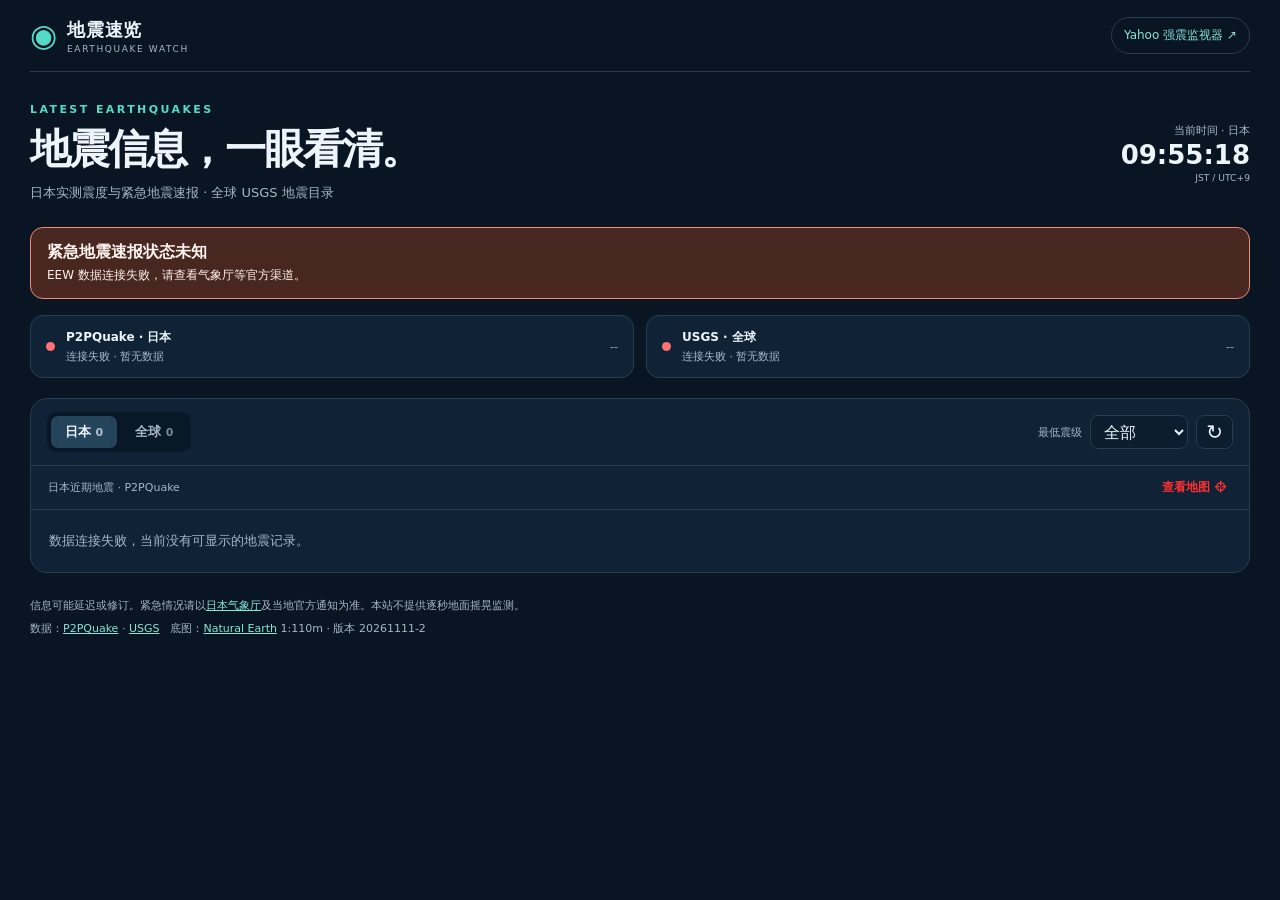
<file: earthquake-monitor/index.html>
<!doctype html>
<html lang="zh-CN">
<head>
  <meta charset="utf-8">
  <meta name="viewport" content="width=device-width, initial-scale=1, viewport-fit=cover">
  <meta name="theme-color" content="#0b1725">
  <meta name="referrer" content="strict-origin-when-cross-origin">
  <meta name="description" content="日本与全球最新地震信息。日本地震与紧急地震速报来自 P2PQuake，全球数据来自 USGS。">
  <title>地震速览 · 日本与全球</title>
  <link rel="preconnect" href="https://api.p2pquake.net">
  <link rel="preconnect" href="https://earthquake.usgs.gov">
  <style id="leaflet-core-styles">
/* required styles */

.leaflet-pane,
.leaflet-tile,
.leaflet-marker-icon,
.leaflet-marker-shadow,
.leaflet-tile-container,
.leaflet-pane > svg,
.leaflet-pane > canvas,
.leaflet-zoom-box,
.leaflet-image-layer,
.leaflet-layer {
	position: absolute;
	left: 0;
	top: 0;
	}
.leaflet-container {
	overflow: hidden;
	}
.leaflet-tile,
.leaflet-marker-icon,
.leaflet-marker-shadow {
	-webkit-user-select: none;
	   -moz-user-select: none;
	        user-select: none;
	  -webkit-user-drag: none;
	}
/* Prevents IE11 from highlighting tiles in blue */
.leaflet-tile::selection {
	background: transparent;
}
/* Safari renders non-retina tile on retina better with this, but Chrome is worse */
.leaflet-safari .leaflet-tile {
	image-rendering: -webkit-optimize-contrast;
	}
/* hack that prevents hw layers "stretching" when loading new tiles */
.leaflet-safari .leaflet-tile-container {
	width: 1600px;
	height: 1600px;
	-webkit-transform-origin: 0 0;
	}
.leaflet-marker-icon,
.leaflet-marker-shadow {
	display: block;
	}
/* .leaflet-container svg: reset svg max-width decleration shipped in Joomla! (joomla.org) 3.x */
/* .leaflet-container img: map is broken in FF if you have max-width: 100% on tiles */
.leaflet-container .leaflet-overlay-pane svg {
	max-width: none !important;
	max-height: none !important;
	}
.leaflet-container .leaflet-marker-pane img,
.leaflet-container .leaflet-shadow-pane img,
.leaflet-container .leaflet-tile-pane img,
.leaflet-container img.leaflet-image-layer,
.leaflet-container .leaflet-tile {
	max-width: none !important;
	max-height: none !important;
	width: auto;
	padding: 0;
	}

.leaflet-container img.leaflet-tile {
	/* See: https://bugs.chromium.org/p/chromium/issues/detail?id=600120 */
	mix-blend-mode: plus-lighter;
}

.leaflet-container.leaflet-touch-zoom {
	-ms-touch-action: pan-x pan-y;
	touch-action: pan-x pan-y;
	}
.leaflet-container.leaflet-touch-drag {
	-ms-touch-action: pinch-zoom;
	/* Fallback for FF which doesn't support pinch-zoom */
	touch-action: none;
	touch-action: pinch-zoom;
}
.leaflet-container.leaflet-touch-drag.leaflet-touch-zoom {
	-ms-touch-action: none;
	touch-action: none;
}
.leaflet-container {
	-webkit-tap-highlight-color: transparent;
}
.leaflet-container a {
	-webkit-tap-highlight-color: rgba(51, 181, 229, 0.4);
}
.leaflet-tile {
	filter: inherit;
	visibility: hidden;
	}
.leaflet-tile-loaded {
	visibility: inherit;
	}
.leaflet-zoom-box {
	width: 0;
	height: 0;
	-moz-box-sizing: border-box;
	     box-sizing: border-box;
	z-index: 800;
	}
/* workaround for https://bugzilla.mozilla.org/show_bug.cgi?id=888319 */
.leaflet-overlay-pane svg {
	-moz-user-select: none;
	}

.leaflet-pane         { z-index: 400; }

.leaflet-tile-pane    { z-index: 200; }
.leaflet-overlay-pane { z-index: 400; }
.leaflet-shadow-pane  { z-index: 500; }
.leaflet-marker-pane  { z-index: 600; }
.leaflet-tooltip-pane   { z-index: 650; }
.leaflet-popup-pane   { z-index: 700; }

.leaflet-map-pane canvas { z-index: 100; }
.leaflet-map-pane svg    { z-index: 200; }

.leaflet-vml-shape {
	width: 1px;
	height: 1px;
	}
.lvml {
	behavior: url(#default#VML);
	display: inline-block;
	position: absolute;
	}


/* control positioning */

.leaflet-control {
	position: relative;
	z-index: 800;
	pointer-events: visiblePainted; /* IE 9-10 doesn't have auto */
	pointer-events: auto;
	}
.leaflet-top,
.leaflet-bottom {
	position: absolute;
	z-index: 1000;
	pointer-events: none;
	}
.leaflet-top {
	top: 0;
	}
.leaflet-right {
	right: 0;
	}
.leaflet-bottom {
	bottom: 0;
	}
.leaflet-left {
	left: 0;
	}
.leaflet-control {
	float: left;
	clear: both;
	}
.leaflet-right .leaflet-control {
	float: right;
	}
.leaflet-top .leaflet-control {
	margin-top: 10px;
	}
.leaflet-bottom .leaflet-control {
	margin-bottom: 10px;
	}
.leaflet-left .leaflet-control {
	margin-left: 10px;
	}
.leaflet-right .leaflet-control {
	margin-right: 10px;
	}


/* zoom and fade animations */

.leaflet-fade-anim .leaflet-popup {
	opacity: 0;
	-webkit-transition: opacity 0.2s linear;
	   -moz-transition: opacity 0.2s linear;
	        transition: opacity 0.2s linear;
	}
.leaflet-fade-anim .leaflet-map-pane .leaflet-popup {
	opacity: 1;
	}
.leaflet-zoom-animated {
	-webkit-transform-origin: 0 0;
	    -ms-transform-origin: 0 0;
	        transform-origin: 0 0;
	}
svg.leaflet-zoom-animated {
	will-change: transform;
}

.leaflet-zoom-anim .leaflet-zoom-animated {
	-webkit-transition: -webkit-transform 0.25s cubic-bezier(0,0,0.25,1);
	   -moz-transition:    -moz-transform 0.25s cubic-bezier(0,0,0.25,1);
	        transition:         transform 0.25s cubic-bezier(0,0,0.25,1);
	}
.leaflet-zoom-anim .leaflet-tile,
.leaflet-pan-anim .leaflet-tile {
	-webkit-transition: none;
	   -moz-transition: none;
	        transition: none;
	}

.leaflet-zoom-anim .leaflet-zoom-hide {
	visibility: hidden;
	}


/* cursors */

.leaflet-interactive {
	cursor: pointer;
	}
.leaflet-grab {
	cursor: -webkit-grab;
	cursor:    -moz-grab;
	cursor:         grab;
	}
.leaflet-crosshair,
.leaflet-crosshair .leaflet-interactive {
	cursor: crosshair;
	}
.leaflet-popup-pane,
.leaflet-control {
	cursor: auto;
	}
.leaflet-dragging .leaflet-grab,
.leaflet-dragging .leaflet-grab .leaflet-interactive,
.leaflet-dragging .leaflet-marker-draggable {
	cursor: move;
	cursor: -webkit-grabbing;
	cursor:    -moz-grabbing;
	cursor:         grabbing;
	}

/* marker & overlays interactivity */
.leaflet-marker-icon,
.leaflet-marker-shadow,
.leaflet-image-layer,
.leaflet-pane > svg path,
.leaflet-tile-container {
	pointer-events: none;
	}

.leaflet-marker-icon.leaflet-interactive,
.leaflet-image-layer.leaflet-interactive,
.leaflet-pane > svg path.leaflet-interactive,
svg.leaflet-image-layer.leaflet-interactive path {
	pointer-events: visiblePainted; /* IE 9-10 doesn't have auto */
	pointer-events: auto;
	}

/* visual tweaks */

.leaflet-container {
	background: #ddd;
	outline-offset: 1px;
	}
.leaflet-container a {
	color: #0078A8;
	}
.leaflet-zoom-box {
	border: 2px dotted #38f;
	background: rgba(255,255,255,0.5);
	}


/* general typography */
.leaflet-container {
	font-family: "Helvetica Neue", Arial, Helvetica, sans-serif;
	font-size: 12px;
	font-size: 0.75rem;
	line-height: 1.5;
	}


/* general toolbar styles */

.leaflet-bar {
	box-shadow: 0 1px 5px rgba(0,0,0,0.65);
	border-radius: 4px;
	}
.leaflet-bar a {
	background-color: #fff;
	border-bottom: 1px solid #ccc;
	width: 26px;
	height: 26px;
	line-height: 26px;
	display: block;
	text-align: center;
	text-decoration: none;
	color: black;
	}
.leaflet-bar a,
.leaflet-control-layers-toggle {
	background-position: 50% 50%;
	background-repeat: no-repeat;
	display: block;
	}
.leaflet-bar a:hover,
.leaflet-bar a:focus {
	background-color: #f4f4f4;
	}
.leaflet-bar a:first-child {
	border-top-left-radius: 4px;
	border-top-right-radius: 4px;
	}
.leaflet-bar a:last-child {
	border-bottom-left-radius: 4px;
	border-bottom-right-radius: 4px;
	border-bottom: none;
	}
.leaflet-bar a.leaflet-disabled {
	cursor: default;
	background-color: #f4f4f4;
	color: #bbb;
	}

.leaflet-touch .leaflet-bar a {
	width: 30px;
	height: 30px;
	line-height: 30px;
	}
.leaflet-touch .leaflet-bar a:first-child {
	border-top-left-radius: 2px;
	border-top-right-radius: 2px;
	}
.leaflet-touch .leaflet-bar a:last-child {
	border-bottom-left-radius: 2px;
	border-bottom-right-radius: 2px;
	}

/* zoom control */

.leaflet-control-zoom-in,
.leaflet-control-zoom-out {
	font: bold 18px 'Lucida Console', Monaco, monospace;
	text-indent: 1px;
	}

.leaflet-touch .leaflet-control-zoom-in, .leaflet-touch .leaflet-control-zoom-out  {
	font-size: 22px;
	}


/* layers control */

.leaflet-control-layers {
	box-shadow: 0 1px 5px rgba(0,0,0,0.4);
	background: #fff;
	border-radius: 5px;
	}
.leaflet-control-layers-toggle {
	background-image: url(images/layers.png);
	width: 36px;
	height: 36px;
	}
.leaflet-retina .leaflet-control-layers-toggle {
	background-image: url(images/layers-2x.png);
	background-size: 26px 26px;
	}
.leaflet-touch .leaflet-control-layers-toggle {
	width: 44px;
	height: 44px;
	}
.leaflet-control-layers .leaflet-control-layers-list,
.leaflet-control-layers-expanded .leaflet-control-layers-toggle {
	display: none;
	}
.leaflet-control-layers-expanded .leaflet-control-layers-list {
	display: block;
	position: relative;
	}
.leaflet-control-layers-expanded {
	padding: 6px 10px 6px 6px;
	color: #333;
	background: #fff;
	}
.leaflet-control-layers-scrollbar {
	overflow-y: scroll;
	overflow-x: hidden;
	padding-right: 5px;
	}
.leaflet-control-layers-selector {
	margin-top: 2px;
	position: relative;
	top: 1px;
	}
.leaflet-control-layers label {
	display: block;
	font-size: 13px;
	font-size: 1.08333em;
	}
.leaflet-control-layers-separator {
	height: 0;
	border-top: 1px solid #ddd;
	margin: 5px -10px 5px -6px;
	}

/* Default icon URLs */
.leaflet-default-icon-path { /* used only in path-guessing heuristic, see L.Icon.Default */
	background-image: url(images/marker-icon.png);
	}


/* attribution and scale controls */

.leaflet-container .leaflet-control-attribution {
	background: #fff;
	background: rgba(255, 255, 255, 0.8);
	margin: 0;
	}
.leaflet-control-attribution,
.leaflet-control-scale-line {
	padding: 0 5px;
	color: #333;
	line-height: 1.4;
	}
.leaflet-control-attribution a {
	text-decoration: none;
	}
.leaflet-control-attribution a:hover,
.leaflet-control-attribution a:focus {
	text-decoration: underline;
	}
.leaflet-attribution-flag {
	display: inline !important;
	vertical-align: baseline !important;
	width: 1em;
	height: 0.6669em;
	}
.leaflet-left .leaflet-control-scale {
	margin-left: 5px;
	}
.leaflet-bottom .leaflet-control-scale {
	margin-bottom: 5px;
	}
.leaflet-control-scale-line {
	border: 2px solid #777;
	border-top: none;
	line-height: 1.1;
	padding: 2px 5px 1px;
	white-space: nowrap;
	-moz-box-sizing: border-box;
	     box-sizing: border-box;
	background: rgba(255, 255, 255, 0.8);
	text-shadow: 1px 1px #fff;
	}
.leaflet-control-scale-line:not(:first-child) {
	border-top: 2px solid #777;
	border-bottom: none;
	margin-top: -2px;
	}
.leaflet-control-scale-line:not(:first-child):not(:last-child) {
	border-bottom: 2px solid #777;
	}

.leaflet-touch .leaflet-control-attribution,
.leaflet-touch .leaflet-control-layers,
.leaflet-touch .leaflet-bar {
	box-shadow: none;
	}
.leaflet-touch .leaflet-control-layers,
.leaflet-touch .leaflet-bar {
	border: 2px solid rgba(0,0,0,0.2);
	background-clip: padding-box;
	}


/* popup */

.leaflet-popup {
	position: absolute;
	text-align: center;
	margin-bottom: 20px;
	}
.leaflet-popup-content-wrapper {
	padding: 1px;
	text-align: left;
	border-radius: 12px;
	}
.leaflet-popup-content {
	margin: 13px 24px 13px 20px;
	line-height: 1.3;
	font-size: 13px;
	font-size: 1.08333em;
	min-height: 1px;
	}
.leaflet-popup-content p {
	margin: 17px 0;
	margin: 1.3em 0;
	}
.leaflet-popup-tip-container {
	width: 40px;
	height: 20px;
	position: absolute;
	left: 50%;
	margin-top: -1px;
	margin-left: -20px;
	overflow: hidden;
	pointer-events: none;
	}
.leaflet-popup-tip {
	width: 17px;
	height: 17px;
	padding: 1px;

	margin: -10px auto 0;
	pointer-events: auto;

	-webkit-transform: rotate(45deg);
	   -moz-transform: rotate(45deg);
	    -ms-transform: rotate(45deg);
	        transform: rotate(45deg);
	}
.leaflet-popup-content-wrapper,
.leaflet-popup-tip {
	background: white;
	color: #333;
	box-shadow: 0 3px 14px rgba(0,0,0,0.4);
	}
.leaflet-container a.leaflet-popup-close-button {
	position: absolute;
	top: 0;
	right: 0;
	border: none;
	text-align: center;
	width: 24px;
	height: 24px;
	font: 16px/24px Tahoma, Verdana, sans-serif;
	color: #757575;
	text-decoration: none;
	background: transparent;
	}
.leaflet-container a.leaflet-popup-close-button:hover,
.leaflet-container a.leaflet-popup-close-button:focus {
	color: #585858;
	}
.leaflet-popup-scrolled {
	overflow: auto;
	}

.leaflet-oldie .leaflet-popup-content-wrapper {
	-ms-zoom: 1;
	}
.leaflet-oldie .leaflet-popup-tip {
	width: 24px;
	margin: 0 auto;

	-ms-filter: "progid:DXImageTransform.Microsoft.Matrix(M11=0.70710678, M12=0.70710678, M21=-0.70710678, M22=0.70710678)";
	filter: progid:DXImageTransform.Microsoft.Matrix(M11=0.70710678, M12=0.70710678, M21=-0.70710678, M22=0.70710678);
	}

.leaflet-oldie .leaflet-control-zoom,
.leaflet-oldie .leaflet-control-layers,
.leaflet-oldie .leaflet-popup-content-wrapper,
.leaflet-oldie .leaflet-popup-tip {
	border: 1px solid #999;
	}


/* div icon */

.leaflet-div-icon {
	background: #fff;
	border: 1px solid #666;
	}


/* Tooltip */
/* Base styles for the element that has a tooltip */
.leaflet-tooltip {
	position: absolute;
	padding: 6px;
	background-color: #fff;
	border: 1px solid #fff;
	border-radius: 3px;
	color: #222;
	white-space: nowrap;
	-webkit-user-select: none;
	-moz-user-select: none;
	-ms-user-select: none;
	user-select: none;
	pointer-events: none;
	box-shadow: 0 1px 3px rgba(0,0,0,0.4);
	}
.leaflet-tooltip.leaflet-interactive {
	cursor: pointer;
	pointer-events: auto;
	}
.leaflet-tooltip-top:before,
.leaflet-tooltip-bottom:before,
.leaflet-tooltip-left:before,
.leaflet-tooltip-right:before {
	position: absolute;
	pointer-events: none;
	border: 6px solid transparent;
	background: transparent;
	content: "";
	}

/* Directions */

.leaflet-tooltip-bottom {
	margin-top: 6px;
}
.leaflet-tooltip-top {
	margin-top: -6px;
}
.leaflet-tooltip-bottom:before,
.leaflet-tooltip-top:before {
	left: 50%;
	margin-left: -6px;
	}
.leaflet-tooltip-top:before {
	bottom: 0;
	margin-bottom: -12px;
	border-top-color: #fff;
	}
.leaflet-tooltip-bottom:before {
	top: 0;
	margin-top: -12px;
	margin-left: -6px;
	border-bottom-color: #fff;
	}
.leaflet-tooltip-left {
	margin-left: -6px;
}
.leaflet-tooltip-right {
	margin-left: 6px;
}
.leaflet-tooltip-left:before,
.leaflet-tooltip-right:before {
	top: 50%;
	margin-top: -6px;
	}
.leaflet-tooltip-left:before {
	right: 0;
	margin-right: -12px;
	border-left-color: #fff;
	}
.leaflet-tooltip-right:before {
	left: 0;
	margin-left: -12px;
	border-right-color: #fff;
	}

/* Printing */

@media print {
	/* Prevent printers from removing background-images of controls. */
	.leaflet-control {
		-webkit-print-color-adjust: exact;
		print-color-adjust: exact;
		}
	}
  </style>
  <link rel="stylesheet" href="./style.css?v=20261111-4">
  <script src="./app.js?v=20261111-3" defer></script>
</head>
<body>
  <div class="shell">
    <header class="topbar">
      <div class="brand"><span class="brand-mark" aria-hidden="true">◉</span><div><strong>地震速览</strong><small>EARTHQUAKE WATCH</small></div></div>
      <a class="yahoo-link" href="https://typhoon.yahoo.co.jp/weather/jp/earthquake/kyoshin/" target="_blank" rel="noopener noreferrer">Yahoo 强震监视器 <span aria-hidden="true">↗</span></a>
    </header>

    <main>
      <section class="intro" aria-label="页面概览">
        <div><p class="eyebrow">LATEST EARTHQUAKES</p><h1>地震信息，一眼看清。</h1><p class="subhead">日本实测震度与紧急地震速报 · 全球 USGS 地震目录</p></div>
        <div class="timebox"><span>当前时间 · 日本</span><strong id="clock">--:--:--</strong><small>JST / UTC+9</small></div>
      </section>

      <section id="eew-panel" class="eew-panel" hidden aria-live="polite"></section>

      <section class="status-grid" aria-label="数据源状态">
        <div class="source-status" id="japan-status"><span class="status-dot"></span><div><strong>P2PQuake · 日本</strong><small class="status-copy">正在连接…</small></div><time class="status-time">--</time></div>
        <div class="source-status" id="global-status"><span class="status-dot"></span><div><strong>USGS · 全球</strong><small class="status-copy">正在连接…</small></div><time class="status-time">--</time></div>
      </section>

      <section class="workspace" aria-label="地震数据">
        <div class="toolbar">
          <div class="segmented" role="tablist" aria-label="区域">
            <button id="tab-japan" role="tab" aria-selected="true" type="button">日本 <span id="japan-count">--</span></button>
            <button id="tab-global" role="tab" aria-selected="false" type="button">全球 <span id="global-count">--</span></button>
          </div>
          <div class="toolbar-right">
            <label class="filter-label" for="magnitude-filter">最低震级</label>
            <select id="magnitude-filter" aria-label="最低震级"><option value="0">全部</option><option value="2.5">M 2.5+</option><option value="4.5">M 4.5+</option><option value="6">M 6.0+</option></select>
            <button id="refresh-button" class="icon-button" type="button" aria-label="手动更新数据" title="手动更新">↻</button>
          </div>
        </div>
        <div class="viewbar"><span id="view-caption">日本近期地震 · P2PQuake</span><button id="map-toggle" type="button" aria-expanded="false">查看地图 <span aria-hidden="true">⌖</span></button></div>
        <div id="map-wrap" class="map-wrap" hidden><div id="map" aria-label="地震位置地图"></div><p class="map-note">A 为当前列表最新事件，依次到 Z、A1、B1……；筛选后重新编号。底图为 Natural Earth 简化国界。</p></div>
        <div id="notice" class="notice" role="status">正在读取最新数据…</div>
        <ol id="quake-list" class="quake-list" aria-live="polite"></ol>
      </section>
    </main>

    <footer>
      <p>信息可能延迟或修订。紧急情况请以<a href="https://www.jma.go.jp/jma/index.html" target="_blank" rel="noopener noreferrer">日本气象厅</a>及当地官方通知为准。本站不提供逐秒地面摇晃监测。</p>
      <p>数据：<a href="https://www.p2pquake.net/develop/json_api_v2/" target="_blank" rel="noopener noreferrer">P2PQuake</a> · <a href="https://earthquake.usgs.gov/earthquakes/feed/v1.0/geojson.php" target="_blank" rel="noopener noreferrer">USGS</a>　底图：<a href="https://www.naturalearthdata.com/about/terms-of-use/" target="_blank" rel="noopener noreferrer">Natural Earth</a> 1:110m · 版本 20261111-2</p>
    </footer>
  </div>
</body>
</html>
</file>
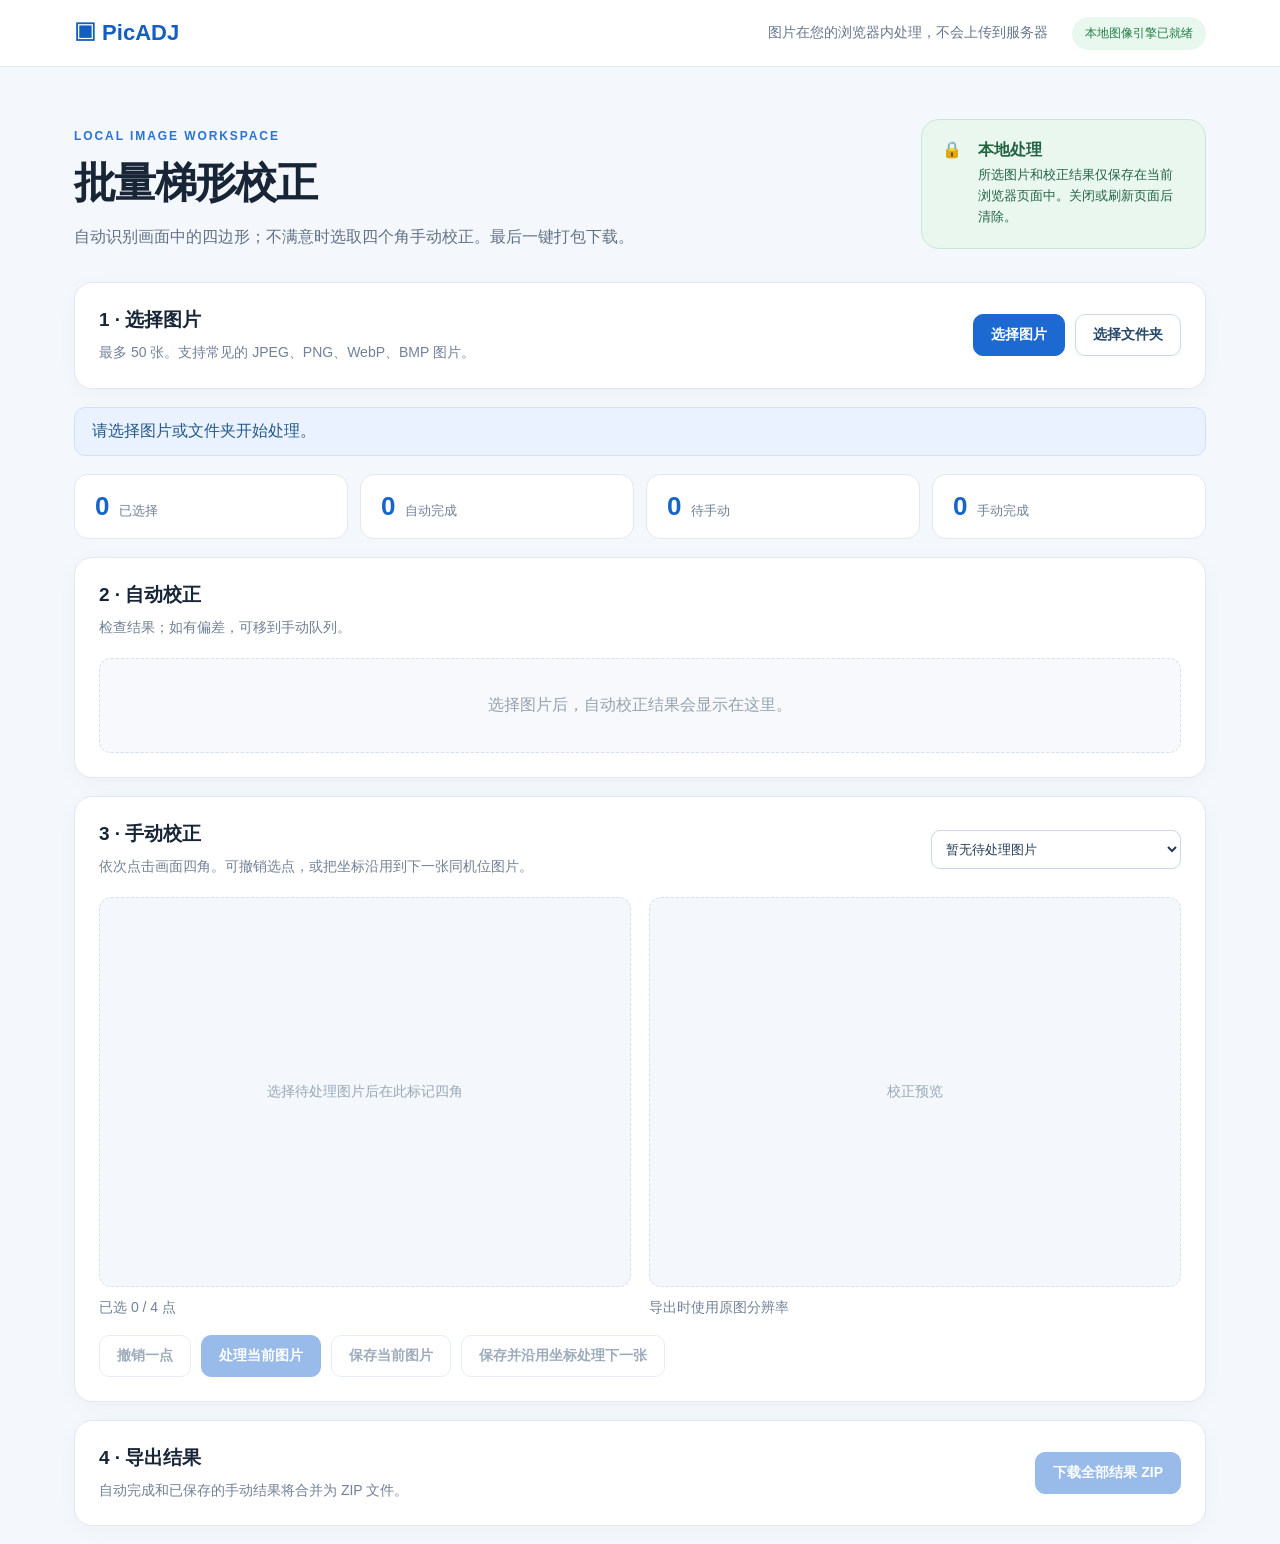
<file: PhotoADJ/index.html>
<!doctype html>
<html lang="zh-CN">
<head>
  <meta charset="utf-8">
  <meta name="viewport" content="width=device-width, initial-scale=1">
  <meta http-equiv="Content-Security-Policy" content="default-src 'self'; connect-src 'none'; img-src 'self' blob: data:; style-src 'self'; script-src 'self'; object-src 'none'; base-uri 'none'; form-action 'none'">
  <title>PicADJ · 本地批量图片校正</title>
  <link rel="stylesheet" href="style.css">
</head>
<body>
  <header class="topbar"><div class="wrap topinner"><strong>▣ PicADJ</strong><span>图片在您的浏览器内处理，不会上传到服务器</span><span id="engine" class="pill">正在加载图像引擎…</span></div></header>
  <main class="wrap">
    <section class="hero"><div><p class="eyebrow">LOCAL IMAGE WORKSPACE</p><h1>批量梯形校正</h1><p>自动识别画面中的四边形；不满意时选取四个角手动校正。最后一键打包下载。</p></div><div class="privacy">🔒 <b>本地处理</b><small>所选图片和校正结果仅保存在当前浏览器页面中。关闭或刷新页面后清除。</small></div></section>
    <section class="panel pick"><div><h2>1 · 选择图片</h2><p>最多 50 张。支持常见的 JPEG、PNG、WebP、BMP 图片。</p></div><div class="pickactions"><label class="button primary">选择图片<input id="files" type="file" accept="image/*" multiple hidden></label><label class="button secondary">选择文件夹<input id="folder" type="file" accept="image/*" webkitdirectory multiple hidden></label></div></section>
    <div id="status" class="status" role="status" aria-live="polite">图像引擎加载后即可选择图片。</div>
    <section class="stats"><div><strong id="totalCount">0</strong><span>已选择</span></div><div><strong id="autoCount">0</strong><span>自动完成</span></div><div><strong id="manualCount">0</strong><span>待手动</span></div><div><strong id="savedCount">0</strong><span>手动完成</span></div></section>
    <section class="panel"><div class="sectionhead"><div><h2>2 · 自动校正</h2><p>检查结果；如有偏差，可移到手动队列。</p></div></div><div id="gallery" class="gallery empty">选择图片后，自动校正结果会显示在这里。</div></section>
    <section class="panel"><div class="sectionhead"><div><h2>3 · 手动校正</h2><p>依次点击画面四角。可撤销选点，或把坐标沿用到下一张同机位图片。</p></div><select id="manualSelect" aria-label="选择待手动校正图片"><option value="">暂无待处理图片</option></select></div><div class="editgrid"><div><div class="canvasbox"><canvas id="sourceCanvas" aria-label="点击图片依次标记四角"></canvas><span id="sourcePlaceholder">选择待处理图片后在此标记四角</span></div><p id="pointInfo" class="hint">已选 0 / 4 点</p></div><div><div class="canvasbox"><canvas id="resultCanvas" aria-label="校正结果预览"></canvas><span id="resultPlaceholder">校正预览</span></div><p class="hint">导出时使用原图分辨率</p></div></div><div class="actions"><button id="undo" class="button secondary" disabled>撤销一点</button><button id="process" class="button primary" disabled>处理当前图片</button><button id="save" class="button secondary" disabled>保存当前图片</button><button id="next" class="button secondary" disabled>保存并沿用坐标处理下一张</button></div></section>
    <section class="panel export"><div><h2>4 · 导出结果</h2><p>自动完成和已保存的手动结果将合并为 ZIP 文件。</p></div><button id="export" class="button primary" disabled>下载全部结果 ZIP</button></section>
  </main>
  <script src="jszip.min.js"></script>
  <script src="main.js" defer></script>
</body>
</html>
</file>
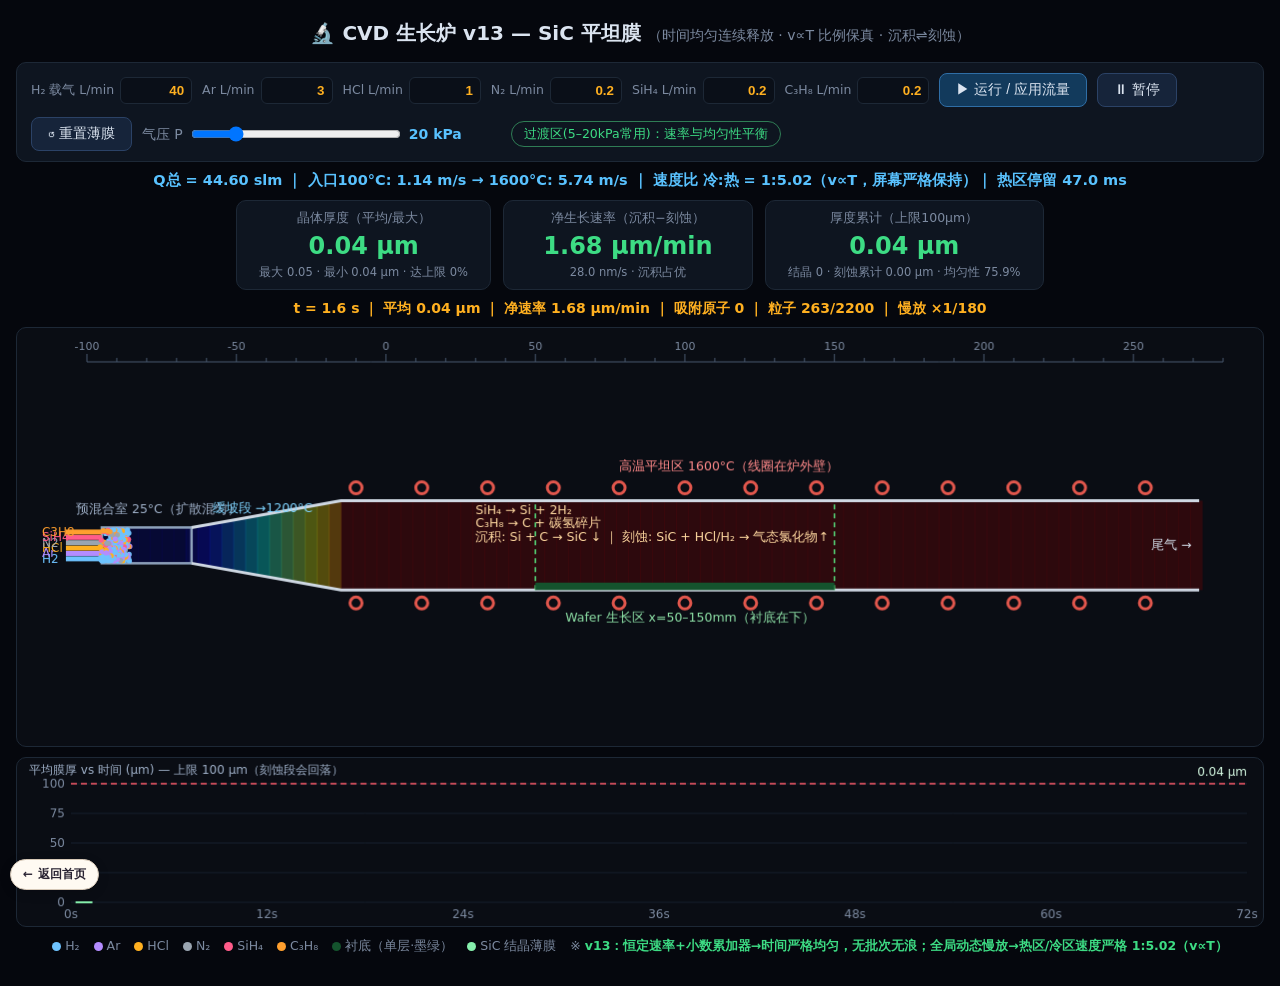
<file: indexCVD8h.html>
<!DOCTYPE html>

<html lang="zh-CN">

<head>

<meta charset="UTF-8">

<meta name="viewport" content="width=device-width,initial-scale=1">

<title>CVD 生长炉 v13 — 连续均匀释放 · 热区/冷区速度严格成比例</title>

<style>

  :root{--bg:#05070d;--panel:#0e1520;--line:#1d2836;--tx:#dbe4f0;--dim:#7c8aa0;

        --grn:#3ddc84;--cyn:#59c2ff;--amb:#ffb020;--red:#ff5c6c}

  *{box-sizing:border-box;margin:0;padding:0}

  body{background:var(--bg);color:var(--tx);font:14px/1.5 "Segoe UI","Microsoft YaHei",system-ui,sans-serif;padding:12px 16px 30px}

  h1{font-size:20px;text-align:center;margin:6px 0 14px}

  h1 small{color:var(--dim);font-weight:400;font-size:14px}

  .bar{display:flex;flex-wrap:wrap;gap:10px;align-items:center;background:var(--panel);

       border:1px solid var(--line);border-radius:10px;padding:10px 14px;margin-bottom:8px}

  .fld{display:flex;align-items:center;gap:6px}

  .fld label{color:var(--dim);font-size:12.5px;white-space:nowrap}

  .fld input{width:72px;background:#0a0f18;border:1px solid var(--line);color:var(--amb);

             font-weight:600;padding:5px 7px;border-radius:6px;text-align:right}

  button{background:#16243a;border:1px solid #2b4266;color:var(--tx);padding:7px 16px;

         border-radius:8px;cursor:pointer;font-size:14px}

  button:hover{background:#1d3151}

  button.primary{background:#123a5c;border-color:#2f6ea6}

  .pwrap{display:flex;align-items:center;gap:8px}

  .pwrap input[type=range]{width:210px}

  .pval{color:var(--cyn);font-weight:700;min-width:92px}

  .pill{padding:3px 12px;border-radius:999px;font-size:12.5px;border:1px solid}

  #toast{color:var(--grn);font-size:13px;min-width:150px}

  #phys{color:var(--cyn);font-weight:600;text-align:center;margin:2px 0 8px;font-size:14.5px}

  #stat2{color:var(--amb);font-weight:600;text-align:center;margin-bottom:8px}

  .cards{display:flex;gap:12px;justify-content:center;margin-bottom:8px;flex-wrap:wrap}

  .card{background:var(--panel);border:1px solid var(--line);border-radius:10px;

        padding:8px 22px;text-align:center;min-width:250px}

  .card .h{color:var(--dim);font-size:12.5px}

  .card .v{font-size:24px;font-weight:800;color:var(--grn);font-variant-numeric:tabular-nums}

  .card .s{color:var(--dim);font-size:11.5px}

  canvas{display:block;width:100%;background:#0a0d14;border:1px solid var(--line);border-radius:10px}

  #chart{margin-top:10px;height:170px}

  #legend{display:flex;flex-wrap:wrap;gap:14px;justify-content:center;color:var(--dim);

          font-size:12.5px;margin-top:10px}

  .dot{display:inline-block;width:9px;height:9px;border-radius:50%;margin-right:4px;vertical-align:middle}

</style>


<style id="sss-gateway-home-style">
a.sss-gateway-home{display:inline-flex!important;align-items:center!important;justify-content:center!important;gap:5px!important;box-sizing:border-box!important;width:auto!important;min-width:0!important;height:auto!important;margin:0!important;padding:6px 12px!important;border:1px solid #d6c8b7!important;border-radius:999px!important;background:#fffaf2!important;color:#292332!important;font:700 12px/1.4 system-ui,-apple-system,"Segoe UI",sans-serif!important;text-decoration:none!important;text-shadow:none!important;white-space:nowrap!important;box-shadow:0 3px 12px #0002!important;cursor:pointer!important;pointer-events:auto!important}
a.sss-gateway-home:focus-visible{outline:2px solid #7b5fb0!important;outline-offset:3px!important}
a.sss-gateway-home:hover{background:#f1e5d5!important}
a.sss-gateway-home-floating{position:fixed!important;left:max(10px,env(safe-area-inset-left))!important;bottom:max(10px,env(safe-area-inset-bottom))!important;top:auto!important;right:auto!important;z-index:2147483000!important;max-width:calc(100vw - 20px)!important}
</style>
</head>

<body>

<h1>🔬 CVD 生长炉 v13 — SiC 平坦膜 <small>（时间均匀连续释放 · v∝T 比例保真 · 沉积⇌刻蚀）</small></h1>



<div class="bar">

  <span class="fld"><label>H₂ 载气 L/min</label><input id="f_H2" value="40"></span>

  <span class="fld"><label>Ar L/min</label><input id="f_Ar" value="3"></span>

  <span class="fld"><label>HCl L/min</label><input id="f_HCl" value="1"></span>

  <span class="fld"><label>N₂ L/min</label><input id="f_N2" value="0.2"></span>

  <span class="fld"><label>SiH₄ L/min</label><input id="f_SiH4" value="0.2"></span>

  <span class="fld"><label>C₃H₈ L/min</label><input id="f_C3H8" value="0.2"></span>

  <button class="primary" id="btnRun">▶ 运行 / 应用流量</button>

  <button id="btnPause">⏸ 暂停</button>

  <button id="btnReset">↺ 重置薄膜</button>

  <span class="pwrap"><label style="color:var(--dim)">气压 P</label>

    <input type="range" id="pP" min="1" max="100" step="0.5" value="20">

    <span class="pval" id="pVal">20 kPa</span></span>

  <span class="pill" id="pill"></span>

  <span id="toast"></span>

</div>



<div id="phys"></div>

<div class="cards">

  <div class="card"><div class="h">晶体厚度（平均/最大）</div><div class="v" id="tAvg">0.00 μm</div><div class="s" id="tSub">平均 0.00 · 最大 0.00 μm</div></div>

  <div class="card"><div class="h">净生长速率（沉积−刻蚀）</div><div class="v" id="tRate">0.00 μm/min</div><div class="s" id="tRateS">0.0 nm/s</div></div>

  <div class="card"><div class="h">厚度累计（上限100μm）</div><div class="v" id="tNet">0.00 μm</div><div class="s" id="tNetS">结晶事件 0</div></div>

</div>

<div id="stat2"></div>



<canvas id="cv"></canvas>

<canvas id="chart"></canvas>



<div id="legend">

  <span><i class="dot" style="background:#6ec3ff"></i>H₂</span>

  <span><i class="dot" style="background:#b48cff"></i>Ar</span>

  <span><i class="dot" style="background:#ffb020"></i>HCl</span>

  <span><i class="dot" style="background:#9aa5b1"></i>N₂</span>

  <span><i class="dot" style="background:#ff5c8a"></i>SiH₄</span>

  <span><i class="dot" style="background:#ff9f2e"></i>C₃H₈</span>

  <span><i class="dot" style="background:#14532d"></i>衬底（单层·墨绿）</span>

  <span><i class="dot" style="background:#86efac"></i>SiC 结晶薄膜</span>

  <span>※ <b style="color:var(--grn)">v13：恒定速率+小数累加器→时间严格均匀，无批次无浪；全局动态慢放→热区/冷区速度严格 1:5.02（v∝T）</b></span>

</div>



<script>

'use strict';

/* ================= 常量与几何 ================= */

const XMIN=-100,XMAX=280;

const CHX0=-95,CHX1=-65,TAPX1=-15,EXX=272;

const HFLAT=30,HCH=12;

const WAF0=50,WAF1=150;

const FS=-12.5;

const AMAX=2200,PAIRMAX=25,FLASHMAX=80,ADSMAX=240;

const SLOW=1/180,VISMAX=140;          // VISMAX 现在只用于全局缩放，不逐粒子截断

const GAS={H2:{c:'#6ec3ff',M:2},Ar:{c:'#b48cff',M:40},HCl:{c:'#ffb020',M:36.5},

           N2:{c:'#9aa5b1',M:28},SiH4:{c:'#ff5c8a',M:32},C3H8:{c:'#ff9f2e',M:44}};

const ORDER=['H2','Ar','HCl','N2','SiH4','C3H8'];

const PIPEY=[-4.5,-2.7,-0.9,0.9,2.7,4.5];

const SEG=12;



let F={H2:40,Ar:3,HCl:1,N2:0.2,SiH4:0.2,C3H8:0.2};

let P=20, running=true, t=0, capped=false, rateUm=0, thick=0, events=0;

let etchLoss=0, ouN=0;

let segFac=Array.from({length:SEG},()=>0.85+Math.random()*0.3);

let samples=[],sampleAcc=0,facAcc=0;

let slowEff=SLOW;                      // ★ 全局动态慢放系数



/* ================= 几何 / 温度 / 速度 ================= */

function halfH(x){

  if(x>=TAPX1) return HFLAT/2;

  if(x<CHX1) return HCH/2;

  const f=(x-CHX1)/(TAPX1-CHX1);

  return (HCH+(HFLAT-HCH)*f)/2;

}

function tempAt(x){

  if(x>=TAPX1) return 1600;

  if(x<CHX1) return 25;

  const f=(x-CHX1)/(TAPX1-CHX1);

  return 100+1100*f;

}

function Qtot(){let s=0;for(const k of ORDER)s+=F[k];return s;}

function vAt(Tc){return Qtot()*((Tc+273.15)/273.15)*(101.325/P)/60000/0.0045;}

/* 屏幕速度（mm/s）：真实 m/s → ×1000 → ×慢放。★ 先统一算，再全局钳制，比例不破坏 */

function vxScreen(Tc){return vAt(Tc)*1000*slowEff;}

function updateSlow(){

  const vHot=vAt(1600)*1000*SLOW;

  slowEff = vHot>VISMAX ? VISMAX/vHot : SLOW;   // 热区超上限→整体放慢，比例不变

}



/* ================= 画布 ================= */

const cv=document.getElementById('cv'),ctx=cv.getContext('2d');

const chC=document.getElementById('chart'),ct2=chC.getContext('2d');

let W=0,H=420,px=3.3,ox=0,oy=210;

function resize(){

  const dpr=Math.min(2,window.devicePixelRatio||1);

  W=cv.getBoundingClientRect().width;

  cv.width=W*dpr; cv.height=H*dpr; cv.style.height=H+'px';

  ctx.setTransform(dpr,0,0,dpr,0,0);

  px=(W-110)/(XMAX-XMIN); ox=70-XMIN*px; oy=H*0.52;

  const r2=chC.getBoundingClientRect();

  chC.width=r2.width*dpr; chC.height=170*dpr; ct2.setTransform(dpr,0,0,dpr,0,0);

}

window.addEventListener('resize',resize);

const X=x=>x*px+ox, Y=y=>oy-y*px;



/* ================= 粒子系统 ================= */

const parts=[],adsS=[],adsC=[],flashes=[];

const acc={}; ORDER.forEach(k=>acc[k]=0);

function spawn(g){

  if(parts.length>=AMAX) return;

  parts.push({g,x:CHX0-1+Math.random()*3,

              y:PIPEY[ORDER.indexOf(g)]+(Math.random()-0.5)*1.2,vy:0});

}

function adsorb(p){

  const arr=p.g==='Si'?adsS:adsC;

  arr.push({x:p.x,life:2.5});

  if(arr.length>ADSMAX) arr.shift();

}

function segIdx(x){return Math.max(0,Math.min(SEG-1,Math.floor((x-WAF0)/((WAF1-WAF0)/SEG))));}

function filmMm(x){return thick*segFac[segIdx(x)]/100*6;}



/* ================= 物理步进 ================= */

function step(dt){

  t+=dt;

  updateSlow();

  /* ★ 连续均匀发射：恒定速率 + 小数累加器（无 sin 波浪、无每帧截断） */

  for(const k of ORDER){

    if(F[k]<=0){acc[k]=0;continue;}

    acc[k]+=20*Math.pow(F[k],0.4)*dt;       // 恒定 R（个/秒），时间严格均匀

    let n=Math.floor(acc[k]); acc[k]-=n;    // 攒够1个放1个，小数进位

    while(n-->0) spawn(k);

  }

  for(let i=parts.length-1;i>=0;i--){

    const p=parts[i];

    const Tk=tempAt(p.x);

    p.x+=vxScreen(Tk)*dt;                   // ★ v ∝ T(K)，冷热区严格成比例

    const M=p.g==='Si'?28.085:p.g==='C'?12:GAS[p.g].M;

    const settle = M>29 ? -(M-29)*0.012 : 0; // 仅 Ar/HCl/C3H8 轻微下沉

    const mixBoost=(p.x<CHX1)?1.6:1.0;

    p.vy += ((settle-p.vy)*0.35 + (Math.random()-0.5)*130*mixBoost)*dt*3;

    p.y+=p.vy*dt;

    const hb=halfH(p.x)-0.8;

    const bot=(p.x>WAF0&&p.x<WAF1)?FS+filmMm(p.x)+0.5:-hb;

    if(p.y>hb){p.y=hb;p.vy=-Math.abs(p.vy)*0.55;}

    if(p.y<bot){

      p.y=bot; p.vy=Math.abs(p.vy)*0.55;

      if((p.g==='Si'||p.g==='C')&&p.x>WAF0&&p.x<WAF1){adsorb(p);parts.splice(i,1);continue;}

    }

    if(p.x>EXX){parts.splice(i,1);continue;}

    if(p.g==='SiH4'&&Tk>900){

      const k=4*(Tk-900)/700;

      if(Math.random()<1-Math.exp(-k*dt)){p.g='Si';p.vy+=6;}

    }else if(p.g==='C3H8'&&Tk>850){

      const k=3*(Tk-850)/750;

      if(Math.random()<1-Math.exp(-k*dt)){p.g='C';p.vy+=6;}

    }

  }

  /* 结晶配对（有界，防冻结） */

  let pairs=0;

  for(let i=adsS.length-1;i>=0&&pairs<PAIRMAX;i--){

    const s=adsS[i];

    for(let j=adsC.length-1;j>=0;j--){

      if(Math.abs(adsC[j].x-s.x)<3.2){

        events++;

        if(flashes.length<FLASHMAX) flashes.push({x:(s.x+adsC[j].x)/2,r:0.4,a:1});

        adsC.splice(j,1); adsS.splice(i,1); pairs++; break;

      }

    }

  }

  for(let i=adsS.length-1;i>=0;i--){adsS[i].life-=dt;if(adsS[i].life<=0)adsS.splice(i,1);}

  for(let i=adsC.length-1;i>=0;i--){adsC[i].life-=dt;if(adsC[i].life<=0)adsC.splice(i,1);}

  for(let i=flashes.length-1;i>=0;i--){

    const f=flashes[i];f.r+=dt*3;f.a-=dt*2.2;

    if(f.a<=0)flashes.splice(i,1);

  }

  /* 沉积 ⇌ 刻蚀 动态竞争 */

  const U=0.30;

  const mol=Math.min(F.SiH4*U,F.C3H8*3*U)/22.414;

  const baseG=mol*(40.096/3.21)/150*1e4;

  const fp=Math.pow(P/20,0.25);

  const eta=0.55*F.HCl*Math.sqrt(F.H2/40+0.2)*Math.pow(20/P,0.15);

  const eH2=0.08*(F.H2/40);

  ouN+=(-ouN*0.8)*dt+(Math.random()-0.5)*1.4*Math.sqrt(dt);

  ouN=Math.max(-1.2,Math.min(1.2,ouN));

  const puff=1+0.06*Math.sin(t*0.9)+0.04*Math.sin(t*2.3);

  const net=(baseG*fp-eta-eH2)*(1+0.18*ouN)*puff;

  rateUm=Math.max(-3,Math.min(20,net));

  if(rateUm<0){

    etchLoss+=-rateUm/60*dt;

    if(Math.random()<dt*8&&flashes.length<FLASHMAX)

      flashes.push({x:WAF0+Math.random()*(WAF1-WAF0),r:0.3,a:0.9,et:1});

  }

  thick=Math.min(100,Math.max(0,thick+rateUm/60*dt));

  capped=thick>=100;

  facAcc+=dt;

  if(facAcc>2){facAcc=0;

    for(let i=0;i<SEG;i++)

      segFac[i]=Math.min(1.18,Math.max(0.82,segFac[i]+(Math.random()-0.5)*0.08));

  }

  sampleAcc+=dt;

  if(sampleAcc>=0.25){sampleAcc=0;samples.push({t,v:thick});

    if(samples.length>2400)samples=samples.filter((_,i)=>i%2===0);}

}



/* ================= 绘制 ================= */

function jet(v){v=Math.min(1,Math.max(0,v));

  const r=Math.round(255*Math.min(1,Math.max(0,1.5-Math.abs(4*v-3))));

  const g=Math.round(255*Math.min(1,Math.max(0,1.5-Math.abs(4*v-2))));

  const b=Math.round(255*Math.min(1,Math.max(0,1.5-Math.abs(4*v-1))));

  return `rgb(${r},${g},${b})`;}

function draw(){

  ctx.clearRect(0,0,W,H);

  ctx.strokeStyle='#4a5a70';ctx.fillStyle='#7c8aa0';ctx.font='11px system-ui';ctx.lineWidth=1;

  ctx.beginPath();ctx.moveTo(X(XMIN),34);ctx.lineTo(X(XMAX),34);ctx.stroke();

  ctx.textAlign='center';

  for(let x=XMIN;x<=XMAX;x+=10){

    const big=x%50===0;

    ctx.beginPath();ctx.moveTo(X(x),34);ctx.lineTo(X(x),big?26:30);ctx.stroke();

    if(big)ctx.fillText(x,X(x),22);

  }

  ctx.textAlign='left';

  ctx.globalAlpha=0.30;

  for(let x=CHX0;x<EXX;x+=4){

    const hb=halfH(x+2);

    ctx.fillStyle=jet((tempAt(x+2)-25)/1575);

    ctx.fillRect(X(x),Y(hb),4*px+0.5,2*hb*px);

  }

  ctx.globalAlpha=1;

  ctx.strokeStyle='#e2574d';ctx.lineWidth=3;

  for(let x=TAPX1+5;x<=260;x+=22){

    ctx.beginPath();ctx.arc(X(x),Y(15)-13,6,0,6.29);ctx.stroke();

    ctx.beginPath();ctx.arc(X(x),Y(-15)+13,6,0,6.29);ctx.stroke();

  }

  ctx.strokeStyle='#8fa3bd';ctx.lineWidth=2.5;

  ctx.strokeRect(X(CHX0),Y(6),(CHX1-CHX0)*px,12*px);

  ctx.strokeStyle='#cfd8e3';ctx.lineWidth=3;ctx.lineJoin='round';

  ctx.beginPath();

  ctx.moveTo(X(CHX1),Y(-6));ctx.lineTo(X(TAPX1),Y(-15));ctx.lineTo(X(EXX),Y(-15));

  ctx.moveTo(X(CHX1),Y(6)); ctx.lineTo(X(TAPX1),Y(15)); ctx.lineTo(X(EXX),Y(15));

  ctx.stroke();

  ctx.font='12px system-ui';

  ORDER.forEach((k,i)=>{

    ctx.fillStyle=GAS[k].c;

    ctx.fillRect(X(CHX0)-36,Y(PIPEY[i])-2.5,36,5);

    ctx.fillText(k,X(CHX0)-60,Y(PIPEY[i])+4);

  });

  ctx.strokeStyle='#58e07c';ctx.setLineDash([5,4]);ctx.lineWidth=1.5;

  ctx.beginPath();ctx.moveTo(X(WAF0),Y(-15));ctx.lineTo(X(WAF0),Y(15));

  ctx.moveTo(X(WAF1),Y(-15));ctx.lineTo(X(WAF1),Y(15));ctx.stroke();

  ctx.setLineDash([]);

  ctx.fillStyle='#14532d';ctx.fillRect(X(WAF0),Y(FS),(WAF1-WAF0)*px,2.5*px);

  for(let i=0;i<SEG;i++){

    const x0=WAF0+i*(WAF1-WAF0)/SEG,w=(WAF1-WAF0)/SEG;

    const h=thick*segFac[i]/100*6*px;

    if(h>0.3){

      ctx.fillStyle='#86efac';ctx.fillRect(X(x0),Y(FS)-h,w*px,h);

      ctx.fillStyle='#d6fbe4';ctx.fillRect(X(x0),Y(FS)-h,w*px,1.2);

    }

  }

  for(const s of adsS){ctx.fillStyle='#3ddc84';ctx.beginPath();

    ctx.arc(X(s.x),Y(FS)-filmMm(s.x)*px-2,2,0,6.29);ctx.fill();}

  for(const c of adsC){ctx.fillStyle='#f2f6ff';ctx.beginPath();

    ctx.arc(X(c.x),Y(FS)-filmMm(c.x)*px-2,2,0,6.29);ctx.fill();}

  for(const f of flashes){

    ctx.strokeStyle=f.et?`rgba(255,120,120,${f.a})`:`rgba(174,247,195,${f.a})`;

    ctx.lineWidth=1.5;

    ctx.beginPath();ctx.arc(X(f.x),Y(FS)-filmMm(f.x)*px-2,f.r*px,0,6.29);ctx.stroke();

  }

  for(const p of parts){

    const col=p.g==='Si'?'#3ddc84':p.g==='C'?'#f2f6ff':GAS[p.g].c;

    ctx.fillStyle=col;ctx.beginPath();

    ctx.arc(X(p.x),Y(p.y),(p.g==='Si'||p.g==='C')?2.2:2.6,0,6.29);ctx.fill();

  }

  ctx.fillStyle='#ffd9a0';ctx.font='12.5px system-ui';

  ctx.fillText('SiH₄ → Si + 2H₂',X(30),Y(10.5));

  ctx.fillText('C₃H₈ → C + 碳氢碎片',X(30),Y(6));

  ctx.fillText('沉积: Si + C → SiC ↓ ｜ 刻蚀: SiC + HCl/H₂ → 气态氯化物↑',X(30),Y(1.5));

  ctx.fillStyle='#9fb0c8';

  ctx.fillText('预混合室 25°C（扩散混匀）',X(CHX0)-26,Y(6)-14);

  ctx.fillStyle='#7fd4ff';ctx.fillText('缓坡段 →1200°C',X(-58),Y(halfH(-58))-12);

  ctx.fillStyle='#ff8a8a';ctx.fillText('高温平坦区 1600°C（线圈在炉外壁）',X(78),Y(15)-30);

  ctx.fillStyle='#8fe3a8';ctx.fillText('Wafer 生长区 x=50–150mm（衬底在下）',X(60),Y(-15)+32);

  ctx.fillStyle='#cfd8e3';ctx.fillText('尾气 →',X(256),Y(0)+4);

  if(capped){ctx.fillStyle='#ff5c6c';ctx.font='bold 14px system-ui';

    ctx.fillText('★ 膜厚已达 100 μm 上限（刻蚀仍可使其变薄）',X(70),Y(13.5));}

  drawChart();

}

function drawChart(){

  const w=chC.getBoundingClientRect().width,h=170;

  ct2.clearRect(0,0,w,h);

  ct2.fillStyle='#9fb0c8';ct2.font='12px system-ui';ct2.textAlign='left';

  ct2.fillText('平均膜厚 vs 时间 (μm) — 上限 100 μm（刻蚀段会回落）',12,16);

  const L=54,Rm=16,T=26,B=24,pw=w-L-Rm,ph=h-T-B;

  const tx=Math.max(72,t);

  ct2.strokeStyle='#17202e';ct2.fillStyle='#7c8aa0';ct2.lineWidth=1;ct2.textAlign='right';

  for(let v=0;v<=100;v+=25){

    const y=T+ph-ph*v/100;

    ct2.beginPath();ct2.moveTo(L,y);ct2.lineTo(w-Rm,y);ct2.stroke();

    ct2.fillText(v,L-6,y+4);

  }

  const stepT=[6,12,24,60].find(s=>tx/s<=7)||60;

  ct2.textAlign='center';

  for(let s=0;s<=tx;s+=stepT){

    const x=L+pw*s/tx;

    ct2.fillText(s+'s',x,h-8);

  }

  ct2.strokeStyle='#ff5c6c';ct2.setLineDash([6,4]);ct2.lineWidth=1.5;

  ct2.beginPath();ct2.moveTo(L,T);ct2.lineTo(w-Rm,T);ct2.stroke();ct2.setLineDash([]);

  if(samples.length>1){

    ct2.strokeStyle='#86efac';ct2.lineWidth=2;ct2.beginPath();

    for(let i=0;i<samples.length;i++){

      const x=L+pw*samples[i].t/tx, y=T+ph-ph*Math.min(100,samples[i].v)/100;

      i?ct2.lineTo(x,y):ct2.moveTo(x,y);

    }

    ct2.stroke();

  }

  ct2.fillStyle='#d6fbe4';ct2.textAlign='right';

  ct2.fillText(thick.toFixed(2)+' μm',w-Rm,T-8);

}



/* ================= HUD ================= */

const $=id=>document.getElementById(id);

function updateHUD(){

  const segs=segFac.map(f=>thick*f);

  const mx=Math.max(...segs),mn=Math.min(...segs);

  const uni=Math.max(0,(1-(mx-mn)/(thick||1))*100);

  $('tAvg').textContent=thick.toFixed(2)+' μm';

  $('tSub').textContent=`最大 ${mx.toFixed(2)} · 最小 ${mn.toFixed(2)} μm · 达上限 ${thick.toFixed(0)}%`;

  const r=rateUm, rEl=$('tRate');

  rEl.textContent=r.toFixed(2)+' μm/min';

  rEl.style.color=r<0?'var(--red)':'var(--grn)';

  $('tRateS').textContent=r<0?`${(r*16.667).toFixed(1)} nm/s · ⚠ 刻蚀占优（膜变薄）`

                             :`${(r*16.667).toFixed(1)} nm/s · 沉积占优`;

  $('tNet').textContent=thick.toFixed(2)+' μm';

  $('tNetS').textContent=`结晶 ${events} · 刻蚀累计 ${etchLoss.toFixed(2)} μm · 均匀性 ${uni.toFixed(1)}%`;

  const Q=Qtot(),v1=vAt(100),v3=vAt(1600),ratio=(1873.15/373.15);

  $('phys').textContent=`Q总 = ${Q.toFixed(2)} slm ｜ 入口100°C: ${v1.toFixed(2)} m/s → 1600°C: ${v3.toFixed(2)} m/s ｜ 速度比 冷:热 = 1:${ratio.toFixed(2)}（v∝T，屏幕严格保持）｜ 热区停留 ${(270/v3).toFixed(1)} ms`;

  $('stat2').textContent=`t = ${t.toFixed(1)} s ｜ 平均 ${thick.toFixed(2)} μm ｜ 净速率 ${r.toFixed(2)} μm/min ｜ 吸附原子 ${adsS.length+adsC.length} ｜ 粒子 ${parts.length}/${AMAX} ｜ 慢放 ×${(slowEff*180).toFixed(0)}/180`;

  const pill=$('pill');

  if(r<0){pill.textContent='⚠ 净刻蚀模式：HCl 过量，膜被腐蚀';pill.style.cssText='color:#ff5c6c;border-color:#8a2f38';}

  else if(P<5){pill.textContent='低压：直线飞行 · 沉积集中';pill.style.cssText='color:#59c2ff;border-color:#2f6ea6';}

  else if(P<=20){pill.textContent='过渡区(5–20kPa常用)：速率与均匀性平衡';pill.style.cssText='color:#3ddc84;border-color:#2f7d55';}

  else{pill.textContent='常压附近：扩散混合强 · 均匀性好';pill.style.cssText='color:#ffb020;border-color:#8a6a1f';}

}



/* ================= 控件 ================= */

function applyFlows(){

  for(const k of ORDER){

    let v=parseFloat($('f_'+k).value);

    if(!isFinite(v)||v<0)v=0;

    F[k]=v;

  }

}

$('btnRun').onclick=()=>{applyFlows();running=true;$('btnPause').textContent='⏸ 暂停';

  $('toast').textContent='✔ 流量已应用';

  setTimeout(()=>$('toast').textContent='',2500);};

$('btnPause').onclick=()=>{running=!running;

  $('btnPause').textContent=running?'⏸ 暂停':'▶ 继续';};

$('btnReset').onclick=()=>{thick=0;events=0;t=0;capped=false;samples=[];

  etchLoss=0;ouN=0;

  flashes.length=0;adsS.length=0;adsC.length=0;

  segFac=Array.from({length:SEG},()=>0.85+Math.random()*0.3);

  $('toast').textContent='膜厚已重置';setTimeout(()=>$('toast').textContent='',2000);};

$('pP').oninput=e=>{P=parseFloat(e.target.value);$('pVal').textContent=P+' kPa';};



/* ================= 主循环 ================= */

let last=performance.now();

function frame(now){

  let dt=(now-last)/1000; last=now;

  if(!(dt>0))dt=0.016;

  if(dt>0.05)dt=0.05;

  if(running)step(dt);

  draw();updateHUD();

  requestAnimationFrame(frame);

}

applyFlows();resize();

requestAnimationFrame(frame);

</script>

<script type="module" src="https://static.cloudflareinsights.com/beacon.min.js/vce701823e78c4301a35b7e07294d87301792088814092" integrity="sha512-UKNk8GbxkABxKcXYuLkO16EleLGUkcvJWtpSNmExE0Too3ZaFAxTscNWEc1OdAv5/BikHawapSCaiD2XCmp+Bw==" data-cf-beacon='{"version":"2024.11.0","token":"0829df47503149ad899f4819cade6d5e","r":1,"spa":2}' crossorigin="anonymous"></script>

<a class="sss-gateway-home sss-gateway-home-floating" href="https://www.star-style-studio.net/" aria-label="返回首页"><span aria-hidden="true">←</span>返回首页</a>
</body>

</html>
</file>
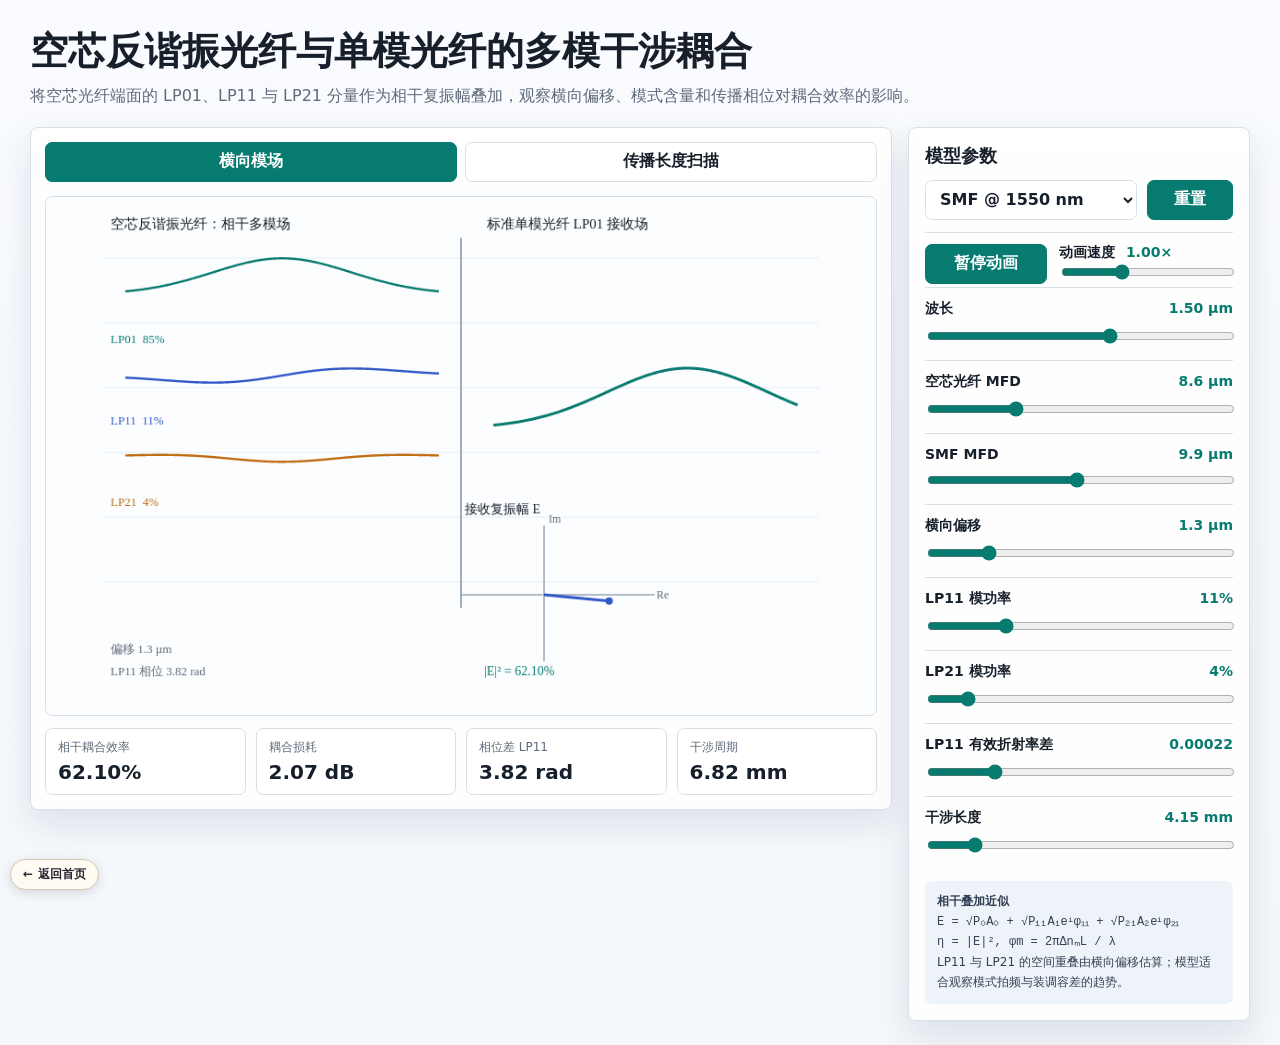
<file: indexfiber.html>
<!doctype html>
<html lang="zh-CN">
<head>
  <meta charset="utf-8">
  <meta name="viewport" content="width=device-width, initial-scale=1">
  <title>多模干涉耦合模型</title>
  <style>
    :root { --bg:#f4f7fb; --ink:#17202a; --muted:#5f6b7a; --line:#d6e0e9; --panel:#fff; --soft:#edf3f8; --teal:#087b70; --blue:#3157c8; --orange:#be6d12; --shadow:rgba(22,39,70,.11); font-family:"Microsoft YaHei","PingFang SC",system-ui,sans-serif; }
    * { box-sizing:border-box; }
    body { margin:0; min-height:100vh; color:var(--ink); background:linear-gradient(180deg,#f9fbfe,var(--bg)); }
    main { width:min(1220px,calc(100vw - 32px)); margin:0 auto; padding:26px 0; }
    header { margin-bottom:18px; }
    h1 { margin:0 0 7px; font-size:clamp(24px,3vw,38px); letter-spacing:0; }
    .subtitle { margin:0; color:var(--muted); line-height:1.55; }
    .layout { display:grid; grid-template-columns:minmax(0,1fr) 342px; gap:16px; align-items:start; }
    .panel { background:rgba(255,255,255,.9); border:1px solid var(--line); border-radius:8px; box-shadow:0 14px 36px var(--shadow); }
    .visual { padding:14px; }
    .tabs { display:grid; grid-template-columns:1fr 1fr; gap:8px; margin-bottom:14px; }
    button, select { min-height:40px; border:1px solid var(--line); border-radius:7px; background:var(--panel); color:var(--ink); font:inherit; font-weight:700; padding:8px 10px; }
    button { cursor:pointer; }
    .tabs button.active, #reset, #play.active { background:var(--teal); color:#fff; border-color:var(--teal); }
    canvas { display:block; width:100%; height:520px; border:1px solid var(--line); border-radius:7px; background:#fbfdff; }
    .stats { display:grid; grid-template-columns:repeat(4,minmax(0,1fr)); gap:10px; margin-top:12px; }
    .stat { min-width:0; padding:10px 12px; border:1px solid var(--line); border-radius:7px; background:var(--panel); }
    .stat span { display:block; margin-bottom:4px; color:var(--muted); font-size:12px; white-space:nowrap; }
    .stat strong { display:block; font-size:20px; line-height:1.2; font-variant-numeric:tabular-nums; overflow-wrap:anywhere; }
    .controls { padding:16px; }
    h2 { margin:0 0 12px; font-size:18px; }
    .control { padding:12px 0; border-top:1px solid var(--line); }
    .top { display:grid; grid-template-columns:1fr 86px; gap:10px; margin-bottom:12px; }
    .animation { display:grid; grid-template-columns:122px minmax(0,1fr); gap:12px; align-items:center; padding:11px 0 3px; border-top:1px solid var(--line); }
    .animation label { display:block; margin:0; }
    .animation output { display:inline; margin-left:6px; }
    label { display:flex; justify-content:space-between; gap:10px; margin-bottom:8px; font-weight:700; font-size:14px; }
    output { color:var(--teal); font-variant-numeric:tabular-nums; white-space:nowrap; }
    input[type="range"] { width:100%; accent-color:var(--teal); }
    .formula { margin-top:12px; padding:11px 12px; border-radius:7px; color:#344154; background:var(--soft); font-size:12px; line-height:1.65; }
    code { font-family:Consolas,"Cascadia Mono",monospace; }
    @media (max-width:900px) { main { width:min(760px,calc(100vw - 20px)); padding:18px 0; } .layout { grid-template-columns:1fr; } canvas { height:470px; } }
    @media (max-width:520px) { .stats { grid-template-columns:repeat(2,minmax(0,1fr)); } canvas { height:420px; } }
  </style>

<style id="sss-gateway-home-style">
a.sss-gateway-home{display:inline-flex!important;align-items:center!important;justify-content:center!important;gap:5px!important;box-sizing:border-box!important;width:auto!important;min-width:0!important;height:auto!important;margin:0!important;padding:6px 12px!important;border:1px solid #d6c8b7!important;border-radius:999px!important;background:#fffaf2!important;color:#292332!important;font:700 12px/1.4 system-ui,-apple-system,"Segoe UI",sans-serif!important;text-decoration:none!important;text-shadow:none!important;white-space:nowrap!important;box-shadow:0 3px 12px #0002!important;cursor:pointer!important;pointer-events:auto!important}
a.sss-gateway-home:focus-visible{outline:2px solid #7b5fb0!important;outline-offset:3px!important}
a.sss-gateway-home:hover{background:#f1e5d5!important}
a.sss-gateway-home-floating{position:fixed!important;left:max(10px,env(safe-area-inset-left))!important;bottom:max(10px,env(safe-area-inset-bottom))!important;top:auto!important;right:auto!important;z-index:2147483000!important;max-width:calc(100vw - 20px)!important}
</style>
</head>
<body>
  <main>
    <header>
      <h1>空芯反谐振光纤与单模光纤的多模干涉耦合</h1>
      <p class="subtitle">将空芯光纤端面的 LP01、LP11 与 LP21 分量作为相干复振幅叠加，观察横向偏移、模式含量和传播相位对耦合效率的影响。</p>
    </header>
    <section class="layout" aria-label="多模干涉耦合模型">
      <div class="panel visual">
        <div class="tabs" aria-label="图形选择">
          <button id="fieldTab" class="active" type="button">横向模场</button>
          <button id="lengthTab" type="button">传播长度扫描</button>
        </div>
        <canvas id="chart" width="900" height="560" aria-label="多模干涉耦合图"></canvas>
        <div class="stats">
          <div class="stat"><span>相干耦合效率</span><strong id="etaText">--</strong></div>
          <div class="stat"><span>耦合损耗</span><strong id="lossText">--</strong></div>
          <div class="stat"><span>相位差 LP11</span><strong id="phaseText">--</strong></div>
          <div class="stat"><span>干涉周期</span><strong id="periodText">--</strong></div>
        </div>
      </div>
      <aside class="panel controls">
        <h2>模型参数</h2>
        <div class="top"><select id="preset" aria-label="工作波长"><option value="1550">SMF @ 1550 nm</option><option value="1310">SMF @ 1310 nm</option></select><button id="reset" type="button">重置</button></div>
        <div class="animation"><button id="play" class="active" type="button" aria-pressed="true">暂停动画</button><div><label for="speed">动画速度 <output id="speedOut">1.00×</output></label><input id="speed" type="range" min="0.25" max="2.50" step="0.05" value="1.00"></div></div>
        <div class="control"><label for="lambda">波长 <output id="lambdaOut"></output></label><input id="lambda" type="range" min="1.20" max="1.70" step="0.01" value="1.55"></div>
        <div class="control"><label for="mfdH">空芯光纤 MFD <output id="mfdHOut"></output></label><input id="mfdH" type="range" min="5" max="18" step="0.1" value="9"></div>
        <div class="control"><label for="mfdS">SMF MFD <output id="mfdSOut"></output></label><input id="mfdS" type="range" min="6" max="14" step="0.1" value="10.4"></div>
        <div class="control"><label for="offset">横向偏移 <output id="offsetOut"></output></label><input id="offset" type="range" min="0" max="7" step="0.1" value="1.2"></div>
        <div class="control"><label for="p11">LP11 模功率 <output id="p11Out"></output></label><input id="p11" type="range" min="0" max="0.45" step="0.01" value="0.12"></div>
        <div class="control"><label for="p21">LP21 模功率 <output id="p21Out"></output></label><input id="p21" type="range" min="0" max="0.35" step="0.01" value="0.05"></div>
        <div class="control"><label for="dn">LP11 有效折射率差 <output id="dnOut"></output></label><input id="dn" type="range" min="0.00002" max="0.00100" step="0.00001" value="0.00030"></div>
        <div class="control"><label for="length">干涉长度 <output id="lengthOut"></output></label><input id="length" type="range" min="0" max="30" step="0.05" value="8"></div>
        <div class="formula"><strong>相干叠加近似</strong><br><code>E = √P₀A₀ + √P₁₁A₁eⁱφ₁₁ + √P₂₁A₂eⁱφ₂₁</code><br><code>η = |E|², φm = 2πΔnₘL / λ</code><br>LP11 与 LP21 的空间重叠由横向偏移估算；模型适合观察模式拍频与装调容差的趋势。</div>
      </aside>
    </section>
  </main>
  <script>
    const canvas = document.getElementById('chart'); const ctx = canvas.getContext('2d');
    const ids = ['lambda','mfdH','mfdS','offset','p11','p21','dn','length'];
    const controls = Object.fromEntries([...ids,'preset'].map(id => [id,document.getElementById(id)]));
    const out = Object.fromEntries([...ids,'eta','loss','phase','period'].map(id => [id,document.getElementById(id+'Out') || document.getElementById(id+'Text')]));
    const fieldTab=document.getElementById('fieldTab'), lengthTab=document.getElementById('lengthTab');
    const playButton=document.getElementById('play'), speedControl=document.getElementById('speed'), speedOut=document.getElementById('speedOut');
    let view='field', playing=!window.matchMedia('(prefers-reduced-motion: reduce)').matches, animationStart=performance.now(), animationFrame=0;
    let centers={};
    function p(over={}) { return Object.assign({},Object.fromEntries(ids.map(id=>[id,Number(controls[id].value)])),over); }
    function model(q) {
      const w0=q.mfdH/2, ws=q.mfdS/2, den=w0*w0+ws*ws, x=q.offset;
      const base=Math.pow(2*w0*ws/den,2)*Math.exp(-2*x*x/den);
      const a0=Math.sqrt(base), a11=a0*Math.sqrt(2)*x/Math.sqrt(den), a21=a0*.55*(2*x*x/den-.38);
      const p0=Math.max(0,1-q.p11-q.p21), L=q.length*1000, phi11=2*Math.PI*q.dn*L/q.lambda, phi21=2*Math.PI*(1.82*q.dn)*L/q.lambda;
      const er=Math.sqrt(p0)*a0+Math.sqrt(q.p11)*a11*Math.cos(phi11)+Math.sqrt(q.p21)*a21*Math.cos(phi21);
      const ei=Math.sqrt(q.p11)*a11*Math.sin(phi11)+Math.sqrt(q.p21)*a21*Math.sin(phi21);
      const eta=Math.min(1,Math.max(0,er*er+ei*ei));
      return {base,a0,a11,a21,p0,phi11,phi21,eta,loss:-10*Math.log10(Math.max(eta,1e-10)),period:q.lambda/(q.dn*1000)};
    }
    function text(t,x,y,o={}) { ctx.save();ctx.fillStyle=o.color||'#17202a';ctx.font=`${o.weight||500} ${o.size||14}px Microsoft YaHei`;ctx.textAlign=o.align||'left';ctx.fillText(t,x,y);ctx.restore(); }
    function line(x1,y1,x2,y2,c='#d8e0ea',w=1) { ctx.save();ctx.strokeStyle=c;ctx.lineWidth=w;ctx.beginPath();ctx.moveTo(x1,y1);ctx.lineTo(x2,y2);ctx.stroke();ctx.restore(); }
    function labels(){const q=p(),r=model(q);out.lambda.textContent=q.lambda.toFixed(2)+' µm';out.mfdH.textContent=q.mfdH.toFixed(1)+' µm';out.mfdS.textContent=q.mfdS.toFixed(1)+' µm';out.offset.textContent=q.offset.toFixed(1)+' µm';out.p11.textContent=(q.p11*100).toFixed(0)+'%';out.p21.textContent=(q.p21*100).toFixed(0)+'%';out.dn.textContent=q.dn.toFixed(5);out.length.textContent=q.length.toFixed(2)+' mm';out.eta.textContent=(r.eta*100).toFixed(2)+'%';out.loss.textContent=r.loss.toFixed(2)+' dB';out.phase.textContent=((r.phi11%(2*Math.PI)+2*Math.PI)%(2*Math.PI)).toFixed(2)+' rad';out.period.textContent=r.period.toFixed(2)+' mm';}
    function modeShape(kind,x,w){const g=Math.exp(-2*x*x/(w*w));if(kind===0)return g;if(kind===1)return 1.8*x/w*g;return (2.4*x*x/(w*w)-.62)*g;}
    function drawField(){ctx.clearRect(0,0,900,560);const q=p(),r=model(q),w=900,h=560,cx=450,cy=250,scale=35;
      for(let i=0;i<6;i++)line(62,66+i*70,w-62,66+i*70,'#e6edf3'); line(cx,44,cx,h-116,'#9caab8',2); text('空芯反谐振光纤：相干多模场',70,34,{size:15});text('标准单模光纤 LP01 接收场',cx+28,34,{size:15});
      const modes=[{kind:0,amp:Math.sqrt(r.p0),color:'#087b70',name:'LP01'},{kind:1,amp:Math.sqrt(q.p11),color:'#3157c8',name:'LP11'},{kind:2,amp:Math.sqrt(q.p21),color:'#be6d12',name:'LP21'}];
      modes.forEach((m,k)=>{const yy=105+k*88;ctx.save();ctx.strokeStyle=m.color;ctx.lineWidth=2.4;ctx.beginPath();for(let i=0;i<=340;i++){const xu=(i-170)/scale;const y=yy-modeShape(m.kind,xu,q.mfdH/2)*m.amp*42;if(!i)ctx.moveTo(86+i,y);else ctx.lineTo(86+i,y);}ctx.stroke();ctx.restore();text(`${m.name}  ${(m.amp*m.amp*100).toFixed(0)}%`,70,yy+53,{color:m.color,size:13});});
      ctx.save();ctx.strokeStyle='#087b70';ctx.lineWidth=3;ctx.beginPath();for(let i=0;i<=330;i++){const xu=(i-165)/scale-q.offset;const y=cy-modeShape(0,xu,q.mfdS/2)*65;if(!i)ctx.moveTo(cx+35+i,y);else ctx.lineTo(cx+35+i,y);}ctx.stroke();ctx.restore();
      const eRe=Math.sqrt(r.p0)*r.a0+Math.sqrt(q.p11)*r.a11*Math.cos(r.phi11)+Math.sqrt(q.p21)*r.a21*Math.cos(r.phi21);const eIm=Math.sqrt(q.p11)*r.a11*Math.sin(r.phi11)+Math.sqrt(q.p21)*r.a21*Math.sin(r.phi21);
      const ox=540,oy=430;line(ox-90,oy,ox+120,oy,'#98a5b5',1.5);line(ox,oy-75,ox,oy+72,'#98a5b5',1.5);ctx.save();ctx.strokeStyle='#3157c8';ctx.lineWidth=3;ctx.beginPath();ctx.moveTo(ox,oy);ctx.lineTo(ox+eRe*90,oy-eIm*90);ctx.stroke();ctx.fillStyle='#3157c8';ctx.beginPath();ctx.arc(ox+eRe*90,oy-eIm*90,4,0,Math.PI*2);ctx.fill();ctx.restore();text('接收复振幅 E',ox-86,oy-88,{size:14});text('Re',ox+122,oy+4,{color:'#5f6b7a',size:12});text('Im',ox+5,oy-78,{color:'#5f6b7a',size:12});
      text(`偏移 ${q.offset.toFixed(1)} µm`,70,493,{color:'#5f6b7a',size:13});text(`LP11 相位 ${((r.phi11%(2*Math.PI)+2*Math.PI)%(2*Math.PI)).toFixed(2)} rad`,70,517,{color:'#5f6b7a',size:13});text(`|E|² = ${(r.eta*100).toFixed(2)}%`,cx+25,517,{color:'#087b70',size:14}); }
    function drawLength(){ctx.clearRect(0,0,900,560);const q=p(),w=900,h=560,L=78,R=42,T=48,B=78,pw=w-L-R,ph=h-T-B;for(let i=0;i<6;i++){const y=T+i*ph/5;line(L,y,L+pw,y,'#e1e9f0');text((100-i*20)+'%',L-12,y+4,{align:'right',size:12,color:'#5f6b7a'});}line(L,T,L,T+ph,'#98a5b5',1.5);line(L,T+ph,L+pw,T+ph,'#98a5b5',1.5);ctx.save();ctx.strokeStyle='#087b70';ctx.lineWidth=2.7;ctx.beginPath();for(let i=0;i<=320;i++){const len=30*i/320,r=model(p({length:len})),x=L+pw*i/320,y=T+(1-r.eta)*ph;if(!i)ctx.moveTo(x,y);else ctx.lineTo(x,y);}ctx.stroke();ctx.restore();const r=model(q),x=L+pw*q.length/30,y=T+(1-r.eta)*ph;ctx.fillStyle='#087b70';ctx.beginPath();ctx.arc(x,y,5,0,Math.PI*2);ctx.fill();for(let mm=0;mm<=30;mm+=5){const xx=L+pw*mm/30;line(xx,T+ph,xx,T+ph+5,'#98a5b5');text(mm+'',xx,T+ph+23,{align:'center',size:12,color:'#5f6b7a'});}text('相干耦合效率',L,T-19,{size:15});text('传播长度 L (mm)',L+pw/2,h-24,{align:'center',size:13,color:'#5f6b7a'});text(`LP11 拍频周期 ${r.period.toFixed(2)} mm`,L+pw-4,T-19,{align:'right',size:13,color:'#5f6b7a'});}
    function draw(){labels();view==='field'?drawField():drawLength();}
    function captureCenters(){centers=Object.fromEntries(ids.map(id=>[id,Number(controls[id].value)]));}
    function clamp(id,value){const el=controls[id];return Math.min(Number(el.max),Math.max(Number(el.min),value));}
    const animationSpec={
      lambda:{amp:.08,freq:.37,phase:0},mfdH:{amp:.8,freq:.29,phase:.8},mfdS:{amp:.6,freq:.23,phase:1.7},
      offset:{amp:.9,freq:.41,phase:2.2},p11:{amp:.06,freq:.31,phase:2.9},p21:{amp:.03,freq:.47,phase:1.1},
      dn:{amp:.00008,freq:.19,phase:2.5},length:{amp:6,freq:.34,phase:.4}
    };
    function setPlayState(next){playing=next;playButton.textContent=playing?'暂停动画':'播放动画';playButton.classList.toggle('active',playing);playButton.setAttribute('aria-pressed',String(playing));if(playing){captureCenters();animationStart=performance.now();animationFrame=requestAnimationFrame(animate);}else cancelAnimationFrame(animationFrame);}
    function animate(now){if(!playing)return;const t=(now-animationStart)/1000*Number(speedControl.value);for(const id of ids){const s=animationSpec[id];let value=centers[id]+s.amp*Math.sin(2*Math.PI*s.freq*t+s.phase);if(id==='p21')value=Math.min(value,.82-Number(controls.p11.value));controls[id].value=clamp(id,value);}draw();animationFrame=requestAnimationFrame(animate);}
    ids.forEach(id=>controls[id].addEventListener('input',()=>{centers[id]=Number(controls[id].value);draw();}));
    speedControl.addEventListener('input',()=>{speedOut.textContent=Number(speedControl.value).toFixed(2)+'×';});
    playButton.addEventListener('click',()=>setPlayState(!playing));
    controls.preset.addEventListener('change',()=>{if(controls.preset.value==='1550'){controls.lambda.value='1.55';controls.mfdS.value='10.4';}else{controls.lambda.value='1.31';controls.mfdS.value='9.2';}captureCenters();draw();});
    document.getElementById('reset').addEventListener('click',()=>{controls.preset.value='1550';controls.lambda.value='1.55';controls.mfdH.value='9';controls.mfdS.value='10.4';controls.offset.value='1.2';controls.p11.value='.12';controls.p21.value='.05';controls.dn.value='.00030';controls.length.value='8';captureCenters();animationStart=performance.now();draw();});
    fieldTab.addEventListener('click',()=>{view='field';fieldTab.classList.add('active');lengthTab.classList.remove('active');draw();});lengthTab.addEventListener('click',()=>{view='length';lengthTab.classList.add('active');fieldTab.classList.remove('active');draw();});
    captureCenters();if(playing){playButton.textContent='暂停动画';animationFrame=requestAnimationFrame(animate);}else{playButton.textContent='播放动画';playButton.classList.remove('active');playButton.setAttribute('aria-pressed','false');draw();}
  </script>
<script type="module" src="https://static.cloudflareinsights.com/beacon.min.js/vce701823e78c4301a35b7e07294d87301792088814092" integrity="sha512-UKNk8GbxkABxKcXYuLkO16EleLGUkcvJWtpSNmExE0Too3ZaFAxTscNWEc1OdAv5/BikHawapSCaiD2XCmp+Bw==" data-cf-beacon='{"version":"2024.11.0","token":"0829df47503149ad899f4819cade6d5e","r":1,"spa":2}' crossorigin="anonymous"></script>

<a class="sss-gateway-home sss-gateway-home-floating" href="https://www.star-style-studio.net/" aria-label="返回首页"><span aria-hidden="true">←</span>返回首页</a>
</body>
</html>
</file>
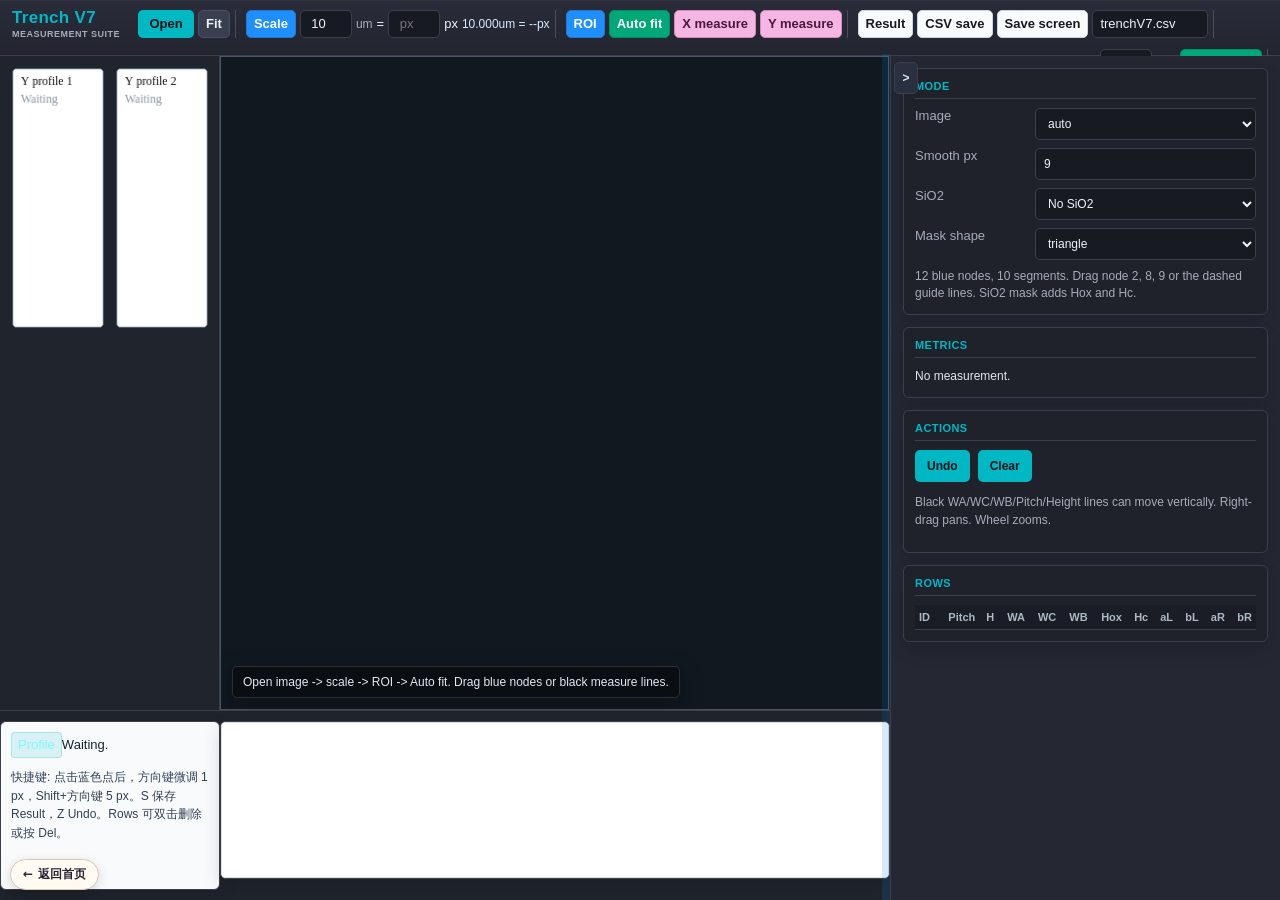
<file: indexSEMtrench_mvp_v7.html>
<!doctype html>
<html>
<head>
  <meta charset="utf-8">
  <meta name="viewport" content="width=device-width, initial-scale=1">
  <title>Trench Measurer V5</title>
  <style>
    *{box-sizing:border-box}body{margin:0;font-family:Segoe UI,Arial,sans-serif;background:#eef2f5;color:#17212b;overflow:hidden}
    .app{height:100vh;display:grid;grid-template-columns:1fr 390px;grid-template-rows:54px 1fr}
    header{grid-column:1/3;display:flex;gap:8px;align-items:center;padding:7px 10px;background:#202a34;color:#fff}
    h1{font-size:16px;margin:0 8px 0 0}.grp{display:flex;gap:6px;align-items:center;padding-right:8px;border-right:1px solid #435160}.grp:last-child{border-right:0}
    button,.filebtn,input,select{height:34px;border:1px solid #d7dde4;border-radius:6px;background:#fff;color:#17212b;padding:0 10px;font:inherit}.filebtn input{display:none}.primary{background:#1477cc;color:#fff;border-color:#1477cc}.green{background:#009b72;color:#fff;border-color:#009b72}.dark{background:#344150;color:#fff;border-color:#344150}.mini{width:74px}
    main{min-width:0;min-height:0;display:grid;grid-template-rows:1fr 178px;background:#101820}
    #stage{position:relative;min-width:0;min-height:0;overflow:hidden;cursor:crosshair}#canvas{position:absolute;inset:0;width:100%;height:100%;background:#101820}
    #hint{position:absolute;left:12px;bottom:12px;max-width:940px;padding:8px 10px;border-radius:6px;background:rgba(16,24,32,.84);color:#e7eef5;font-size:13px}
    #ywin{position:absolute;display:none;background:rgba(255,255,255,.92);border:1px solid #7b4ab8;border-radius:6px;box-shadow:0 4px 14px rgba(0,0,0,.25);overflow:hidden;z-index:4;pointer-events:none}
    #ywinTitle{height:22px;padding:2px 6px;background:#7b4ab8;color:#fff;font-size:12px;line-height:18px}
    #yprofile{display:block;width:100%;height:calc(100% - 22px)}
    .profile{display:grid;grid-template-columns:1fr 320px;gap:10px;padding:10px;background:#e8edf2;border-top:1px solid #2a3540}
    #profile{width:100%;height:158px;background:#fff;border:1px solid #d7dde4;border-radius:6px}#pinfo{background:#fff;border:1px solid #d7dde4;border-radius:6px;padding:10px;font-size:13px;line-height:1.55}
    aside{overflow:auto;background:#fff;border-left:1px solid #d7dde4;padding:12px}.sec{border-bottom:1px solid #d7dde4;margin-bottom:12px;padding-bottom:12px}.sec h2{font-size:14px;margin:0 0 8px}.row{display:grid;grid-template-columns:120px 1fr;gap:8px;margin-bottom:8px;font-size:13px}.row input,.row select{height:30px;width:100%}.small{font-size:12px;line-height:1.45;color:#657382}.actions{display:flex;gap:8px;flex-wrap:wrap}.badge{display:inline-block;background:#edf5ff;color:#145ea8;border-radius:4px;padding:2px 6px;margin-bottom:4px}
    table{width:100%;border-collapse:collapse;font-size:12px}th,td{padding:6px 4px;border-bottom:1px solid #e5e9ee;text-align:right;white-space:nowrap}th:first-child,td:first-child{text-align:left}
  </style>

<style id="sss-gateway-home-style">
a.sss-gateway-home{display:inline-flex!important;align-items:center!important;justify-content:center!important;gap:5px!important;box-sizing:border-box!important;width:auto!important;min-width:0!important;height:auto!important;margin:0!important;padding:6px 12px!important;border:1px solid #d6c8b7!important;border-radius:999px!important;background:#fffaf2!important;color:#292332!important;font:700 12px/1.4 system-ui,-apple-system,"Segoe UI",sans-serif!important;text-decoration:none!important;text-shadow:none!important;white-space:nowrap!important;box-shadow:0 3px 12px #0002!important;cursor:pointer!important;pointer-events:auto!important}
a.sss-gateway-home:focus-visible{outline:2px solid #7b5fb0!important;outline-offset:3px!important}
a.sss-gateway-home:hover{background:#f1e5d5!important}
a.sss-gateway-home-floating{position:fixed!important;left:max(10px,env(safe-area-inset-left))!important;bottom:max(10px,env(safe-area-inset-bottom))!important;top:auto!important;right:auto!important;z-index:2147483000!important;max-width:calc(100vw - 20px)!important}
</style>
</head>
<body>
<div class="app">
  <header>
    <h1>Trench V5</h1>
    <div class="grp"><label class="filebtn">Open<input id="file" type="file" accept="image/*"></label><button id="fit" class="dark">Fit</button><span>Rot</span><input id="rot" class="mini" type="number" value="0" min="-5" max="5" step="0.1"><span>deg</span></div>
    <div class="grp"><button id="cal">Scale</button><input id="calum" class="mini" type="number" value="10" step="0.001"><span>um</span></div>
    <div class="grp"><button id="roi" class="primary">ROI</button><button id="scan" class="green">Auto fit</button></div>
    <div class="grp"><button id="save">Save</button><button id="csv">CSV</button></div>
  </header>
  <main>
    <div id="stage"><canvas id="canvas"></canvas><div id="ywin"><div id="ywinTitle">Y Profile</div><canvas id="yprofile"></canvas></div><div id="hint">Open image -> scale -> ROI -> Auto fit. Drag blue nodes or black measure lines.</div></div>
    <div class="profile"><canvas id="profile"></canvas><div id="pinfo"><span class="badge">Profile</span>Waiting.</div></div>
  </main>
  <aside>
    <div class="sec"><h2>Mode</h2><div class="row"><label>Image</label><select id="mode"><option value="auto">auto</option><option value="dark">trench dark</option><option value="bright">trench bright</option></select></div><div class="row"><label>Smooth px</label><input id="smooth" type="number" min="1" max="35" value="9"></div><div class="row"><label>SiO2</label><select id="oxide"><option value="none">No SiO2</option><option value="yes">With SiO2</option></select></div><div class="row"><label>Mask shape</label><select id="oxshape"><option value="triangle">triangle</option><option value="taper">tapered</option><option value="trapezoid">trapezoid</option></select></div><div class="small">12 blue nodes, 10 segments. Drag node 2, 8, 9 or the dashed guide lines. SiO2 mask adds Hox and Hc.</div></div>
    <div class="sec"><h2>Metrics</h2><div id="metrics" class="small">No measurement.</div></div>
    <div class="sec"><h2>Actions</h2><div class="actions"><button id="undo">Undo</button><button id="clear">Clear</button></div><p class="small">Black WA/WC/WB/Pitch/Height lines can move vertically. Right-drag pans. Wheel zooms.</p></div>
    <div class="sec"><h2>Rows</h2><div style="max-height:300px;overflow:auto"><table id="tbl"><thead><tr><th>ID</th><th>Pitch</th><th>H</th><th>WA</th><th>WC</th><th>WB</th><th>Hox</th><th>Hc</th><th>aL</th><th>bL</th><th>aR</th><th>bR</th></tr></thead><tbody></tbody></table></div></div>
  </aside>
</div>
<script>
const $=id=>document.getElementById(id);
const canvas=$('canvas'),ctx=canvas.getContext('2d',{willReadFrequently:true});
const profCanvas=$('profile'),pctx=profCanvas.getContext('2d');
const yCanvas=$('yprofile'),yctx=yCanvas.getContext('2d');
const stage=$('stage');
const clamp=(v,a,b)=>Math.max(a,Math.min(b,v));
const fmt=(v,d=3)=>Number.isFinite(v)?v.toFixed(d):'';
const st={img:null,name:'',gray:null,view:{s:1,ox:0,oy:0},tool:'roi',roiArmed:false,cal:null,umPerPx:null,roi:null,yProfileX:null,yProfile:null,nodes:null,measure:null,drag:null,pan:null,history:[],rows:[]};
function resize(){const r=stage.getBoundingClientRect();canvas.width=r.width*devicePixelRatio;canvas.height=r.height*devicePixelRatio;ctx.setTransform(devicePixelRatio,0,0,devicePixelRatio,0,0);const p=profCanvas.getBoundingClientRect();profCanvas.width=p.width*devicePixelRatio;profCanvas.height=p.height*devicePixelRatio;pctx.setTransform(devicePixelRatio,0,0,devicePixelRatio,0,0);draw();drawProfile()}addEventListener('resize',resize);resize();
function i2s(x,y){return{x:x*st.view.s+st.view.ox,y:y*st.view.s+st.view.oy}}function s2i(x,y){return{x:(x-st.view.ox)/st.view.s,y:(y-st.view.oy)/st.view.s}}function mouse(e){const r=canvas.getBoundingClientRect(),sx=e.clientX-r.left,sy=e.clientY-r.top;return{sx,sy,...s2i(sx,sy)}}function node(id){return st.nodes?.find(p=>p.id===id)}
$('file').onchange=e=>{const f=e.target.files[0];if(!f)return;const url=URL.createObjectURL(f),img=new Image();img.onload=()=>{st.img=img;st.name=f.name;st.roi=null;st.nodes=null;st.measure=null;st.rows=[];st.cal=null;st.umPerPx=null;makeGray();fit();renderRows();URL.revokeObjectURL(url);$('hint').textContent='Image loaded. Set scale and draw ROI.'};img.src=url};
function makeGray(){const off=document.createElement('canvas');off.width=st.img.width;off.height=st.img.height;const o=off.getContext('2d',{willReadFrequently:true});o.drawImage(st.img,0,0);const d=o.getImageData(0,0,off.width,off.height).data,g=new Float32Array(off.width*off.height);for(let i=0,j=0;i<d.length;i+=4,j++)g[j]=.299*d[i]+.587*d[i+1]+.114*d[i+2];st.gray={w:off.width,h:off.height,d:g}}
function fit(){if(!st.img)return;const r=stage.getBoundingClientRect(),s=Math.min(r.width/st.img.width,r.height/st.img.height)*.96;st.view={s,ox:(r.width-st.img.width*s)/2,oy:(r.height-st.img.height*s)/2};draw()}
$('fit').onclick=fit;$('cal').onclick=()=>{st.tool='cal';$('hint').textContent='Scale mode: drag scale bar endpoints.'};$('roi').onclick=()=>{st.tool='roi';st.roiArmed=true;$('hint').textContent='ROI mode: drag one trench cell.'};
function setupTemplate(){if(!st.roi)return;const x=st.roi.x,w=st.roi.w,y=st.roi.y,h=st.roi.h;st.yProfileX=x+w*.08;st.yProfile=verticalProfileAtX(st.yProfileX);st.measure={wa:y+h*.08,wc:y+h*.5,wb:y+h*.9,pitch:y+h*.04,heightTop:y+h*.08,heightBottom:y+h*.9,oxTop:y+h*.015,oxBottom:y+h*.08,shoulder:y+h*.06};const lm=x+w*.16,lx=x+w*.36,rx=x+w*.54,ox=x+w*.78;st.nodes=[{id:1,x:lm,y:st.measure.wa},{id:2,x:lx,y:st.measure.wa},{id:3,x:lx,y:st.measure.wc},{id:4,x:lx,y:st.measure.wb},{id:5,x:(lx+rx)/2,y:st.measure.wb},{id:6,x:rx,y:st.measure.wb},{id:7,x:rx,y:st.measure.wc},{id:8,x:rx,y:st.measure.wa},{id:9,x:ox,y:st.measure.wa},{id:10,x:ox,y:st.measure.wc},{id:11,x:ox,y:st.measure.wb},{id:12,x:lm,y:st.measure.wb}];updateMetrics()}
function syncY(){const m=st.measure;for(const id of [1,2,8,9])node(id).y=m.wa;for(const id of [3,7,10])node(id).y=m.wc;for(const id of [4,5,6,11,12])node(id).y=m.wb}
function draw(){const r=stage.getBoundingClientRect();ctx.clearRect(0,0,r.width,r.height);if(!st.img){ctx.fillStyle='#101820';ctx.fillRect(0,0,r.width,r.height);return}ctx.imageSmoothingEnabled=false;ctx.drawImage(st.img,st.view.ox,st.view.oy,st.img.width*st.view.s,st.img.height*st.view.s);drawCal();drawRoi();drawMeasureLines();drawSegments()}
function drawCal(){if(!st.cal)return;const a=i2s(st.cal.x1,st.cal.y1),b=i2s(st.cal.x2,st.cal.y2);ctx.strokeStyle='#ffcf33';ctx.lineWidth=2;ctx.beginPath();ctx.moveTo(a.x,a.y);ctx.lineTo(b.x,b.y);ctx.stroke();ctx.fillStyle='#ffcf33';for(const p of [a,b]){ctx.beginPath();ctx.arc(p.x,p.y,4,0,7);ctx.fill()}}
function drawRoi(){if(!st.roi)return;const p=i2s(st.roi.x,st.roi.y);ctx.save();ctx.strokeStyle='#2d9cff';ctx.setLineDash([7,5]);ctx.lineWidth=2;ctx.strokeRect(p.x,p.y,st.roi.w*st.view.s,st.roi.h*st.view.s);ctx.restore()}
function drawMeasureLines(){if(!st.roi||!st.measure)return;const m=st.measure,xs=i2s(st.roi.x,0).x,xe=i2s(st.roi.x+st.roi.w,0).x;ctx.save();ctx.strokeStyle='#111';ctx.fillStyle='#111';ctx.lineWidth=1.4;ctx.font='12px Segoe UI';ctx.setLineDash([6,5]);let rows=[['wa','WA'],['wc','WC'],['wb','WB'],['pitch','Pitch'],['heightTop','H top'],['heightBottom','H bottom']];if(hasOxide())rows=rows.concat([['oxTop','Ox top'],['oxBottom','Ox bottom'],['shoulder','Hc']]);for(const [k,lab] of rows){const y=i2s(0,m[k]).y;ctx.beginPath();ctx.moveTo(xs,y);ctx.lineTo(xe,y);ctx.stroke();ctx.fillText(lab,xs+8,y-4)}ctx.setLineDash([]);if(st.nodes){line(node(2).x,m.wa,node(8).x,m.wa,'WA');line(node(3).x,m.wc,node(7).x,m.wc,'WC');line(node(4).x,m.wb,node(6).x,m.wb,'WB');line(node(1).x,m.pitch,node(9).x,m.pitch,'Pitch');line(node(2).x,m.heightTop,node(2).x,m.heightBottom,'Height');if(hasOxide()){line(node(1).x,m.oxTop,node(9).x,m.oxTop,'WSiO1');line(node(2).x,m.oxBottom,node(8).x,m.oxBottom,'WSiO2');line(node(8).x,m.oxBottom,node(8).x,m.shoulder,'Hc')}}ctx.restore()}
function line(x1,y1,x2,y2,lab){const a=i2s(x1,y1),b=i2s(x2,y2);ctx.strokeStyle='#111';ctx.lineWidth=2;ctx.beginPath();ctx.moveTo(a.x,a.y);ctx.lineTo(b.x,b.y);ctx.stroke();ctx.fillStyle='rgba(255,255,255,.9)';ctx.fillRect((a.x+b.x)/2-28,(a.y+b.y)/2-10,56,18);ctx.fillStyle='#111';ctx.textAlign='center';ctx.textBaseline='middle';ctx.fillText(lab,(a.x+b.x)/2,(a.y+b.y)/2)}
function orangeLine(x1,y1,x2,y2,lab){const a=i2s(x1,y1),b=i2s(x2,y2);ctx.strokeStyle='#ff9826';ctx.fillStyle='#ff9826';ctx.lineWidth=2;ctx.beginPath();ctx.moveTo(a.x,a.y);ctx.lineTo(b.x,b.y);ctx.stroke();ctx.font='12px Segoe UI';ctx.textAlign='center';ctx.textBaseline='middle';ctx.fillText(lab,(a.x+b.x)/2,(a.y+b.y)/2-10)}
function drawSegments(){if(!st.nodes)return;const segs=[[1,1,2,'#d11f3a'],[2,2,3,'#d11f3a'],[3,3,4,'#d11f3a'],[4,4,5,'#d11f3a'],[5,5,6,'#009b72'],[6,6,7,'#009b72'],[7,7,8,'#009b72'],[8,8,9,'#009b72'],[9,9,10,'#009b72'],[10,10,11,'#009b72']];ctx.save();for(const [lab,aId,bId,col] of segs){const a=node(aId),b=node(bId),as=i2s(a.x,a.y),bs=i2s(b.x,b.y);ctx.strokeStyle=col;ctx.lineWidth=2.8;ctx.beginPath();ctx.moveTo(as.x,as.y);ctx.lineTo(bs.x,bs.y);ctx.stroke();ctx.fillStyle='rgba(255,255,255,.92)';ctx.beginPath();ctx.arc((as.x+bs.x)/2,(as.y+bs.y)/2,10,0,7);ctx.fill();ctx.fillStyle=col;ctx.font='13px Segoe UI';ctx.textAlign='center';ctx.textBaseline='middle';ctx.fillText(String(lab),(as.x+bs.x)/2,(as.y+bs.y)/2)}for(const p of st.nodes){const s=i2s(p.x,p.y);ctx.fillStyle='#1e88ff';ctx.strokeStyle='#fff';ctx.lineWidth=2;ctx.beginPath();ctx.arc(s.x,s.y,6,0,7);ctx.fill();ctx.stroke();ctx.fillStyle='#064a96';ctx.font='12px Segoe UI';ctx.textAlign='center';ctx.textBaseline='bottom';ctx.fillText(String(p.id),s.x,s.y-9)}ctx.restore()}
function profileAt(y){if(!st.gray||!st.roi)return null;const gy=clamp(Math.round(y),0,st.gray.h-1),x0=clamp(Math.round(st.roi.x),0,st.gray.w-1),x1=clamp(Math.round(st.roi.x+st.roi.w),0,st.gray.w-1),n=Math.max(2,x1-x0+1),v=new Float32Array(n),w=Math.max(1,parseInt($('smooth').value,10));for(let i=0;i<n;i++){let s=0,c=0;for(let k=-Math.floor(w/2);k<=Math.floor(w/2);k++){const xx=clamp(x0+i+k,0,st.gray.w-1);s+=st.gray.d[gy*st.gray.w+xx];c++}v[i]=s/c}return{x0,y:gy,v}}
function verticalProfileAtX(x){if(!st.gray||!st.roi)return null;const gx=clamp(Math.round(x),0,st.gray.w-1),y0=clamp(Math.round(st.roi.y),0,st.gray.h-1),y1=clamp(Math.round(st.roi.y+st.roi.h),0,st.gray.h-1),n=Math.max(2,y1-y0+1),v=new Float32Array(n),win=Math.max(1,Math.round(st.roi.w*.025));for(let i=0;i<n;i++){let s=0,c=0;for(let k=-win;k<=win;k++){const xx=clamp(gx+k,0,st.gray.w-1);s+=st.gray.d[(y0+i)*st.gray.w+xx];c++}v[i]=s/c}return{y0,x:gx,v}}
function meanRange(v,a,b){a=clamp(Math.round(a),0,v.length-1);b=clamp(Math.round(b),0,v.length-1);if(a>b){const t=a;a=b;b=t}let s=0,n=0;for(let i=a;i<=b;i++){s+=v[i];n++}return n?s/n:0}
function crossingNear(v,a,b,thr,wantRising){let best=(a+b)/2,bd=1e9;for(let i=a;i<b;i++){const v0=v[i],v1=v[i+1];const crosses=wantRising?(v0<=thr&&v1>=thr):(v0>=thr&&v1<=thr);if(crosses&&Math.abs(v1-v0)>1e-6)return i+(thr-v0)/(v1-v0);const d=Math.abs((v0+v1)/2-thr);if(d<bd){bd=d;best=i+.5}}return best}
function snapEdgeNear(prof,startX,span,wantRising){const v=prof.v,n=v.length,c=clamp(Math.round(startX-prof.x0),3,n-4),a=clamp(c-Math.round(span),3,n-4),b=clamp(c+Math.round(span),3,n-4);let gi=c,bs=-Infinity;for(let i=a;i<=b;i++){const g=v[i+1]-v[i-1],s=wantRising?g:-g;if(s>bs){bs=s;gi=i}}const pad=Math.max(4,Math.round(span*.22));const left=meanRange(v,gi-pad*2,gi-pad),right=meanRange(v,gi+pad,gi+pad*2);const thr=(left+right)/2;const x=crossingNear(v,Math.max(0,gi-pad*2),Math.min(n-1,gi+pad*2),thr,wantRising);return prof.x0+x}
function learnY(){const px=st.yProfileX??(st.roi.x+st.roi.w*.08);const p=verticalProfileAtX(px);if(!p)return;st.yProfileX=p.x;st.yProfile=p;const n=p.v.length,g=[];for(let i=1;i<n-1;i++)g.push({i,score:Math.abs(p.v[i+1]-p.v[i-1])});const top=g.filter(a=>a.i>n*.03&&a.i<n*.30).sort((a,b)=>b.score-a.score)[0];const bot=g.filter(a=>a.i>n*.62&&a.i<n*.98).sort((a,b)=>b.score-a.score)[0];const topY=p.y0+(top?top.i:Math.round(n*.08)),botY=p.y0+(bot?bot.i:Math.round(n*.9));st.measure.wa=topY;st.measure.wb=botY;st.measure.wc=topY+(botY-topY)*.5;st.measure.pitch=Math.max(st.roi.y+3,topY-(botY-topY)*.045);st.measure.heightTop=topY;st.measure.heightBottom=botY;if(st.measure.oxTop==null)st.measure.oxTop=st.measure.pitch;if(st.measure.oxBottom==null)st.measure.oxBottom=topY;st.measure.oxBottom=topY;if(st.measure.shoulder==null)st.measure.shoulder=topY-(topY-st.measure.oxTop)*.25;syncY()}
function horizontalEdges(y){const p=profileAt(y);if(!p)return null;const arr=[];for(let i=2;i<p.v.length-2;i++)arr.push({x:p.x0+i,idx:i,score:Math.abs(p.v[i+1]-p.v[i-1]),rising:(p.v[i+1]-p.v[i-1])>0});arr.sort((a,b)=>b.score-a.score);const out=[];for(const e of arr){const mid=snapEdgeNear(p,e.x,Math.max(8,st.roi.w*.045),e.rising);if(out.every(o=>Math.abs(o.x-mid)>st.roi.w*.065))out.push({x:mid});if(out.length>=10)break}out.sort((a,b)=>a.x-b.x);return out.map(e=>e.x)}
function clusterXs(values,tol){values.sort((a,b)=>a-b);const clusters=[];for(const x of values){let c=clusters.find(c=>Math.abs(c.mean-x)<tol);if(!c){c={sum:0,n:0,mean:x};clusters.push(c)}c.sum+=x;c.n++;c.mean=c.sum/c.n}return clusters.filter(c=>c.n>=2).sort((a,b)=>a.mean-b.mean)}
function wholeRoiEdges(){const xs=[];const y0=st.roi.y+st.roi.h*.08,y1=st.roi.y+st.roi.h*.92;for(let k=0;k<18;k++){const y=y0+(y1-y0)*k/17;const e=horizontalEdges(y);if(!e)continue;for(const x of e)xs.push(x)}return clusterXs(xs,Math.max(8,st.roi.w*.035)).map(c=>c.mean)}
function pickTemplateXs(edges){if(!edges||edges.length<4)return null;let best=null,score=Infinity;for(let i=0;i<=edges.length-4;i++){const q=edges.slice(i,i+4);const gaps=[q[1]-q[0],q[2]-q[1],q[3]-q[2]];const s=Math.abs(gaps[0]-gaps[2])+Math.abs(gaps[1]-((gaps[0]+gaps[2])*.55));if(s<score){score=s;best=q}}return best}
function scan(){if(!st.roi){alert('Draw ROI first.');return}if(!st.nodes)setupTemplate();learnY();const xs=pickTemplateXs(wholeRoiEdges());if(xs){node(1).x=xs[0];node(2).x=xs[1];node(8).x=xs[2];node(9).x=xs[3];for(const id of [3,4])node(id).x=node(2).x;for(const id of [7,6])node(id).x=node(8).x;for(const id of [10,11])node(id).x=node(9).x;node(12).x=node(1).x}const span=Math.max(10,st.roi.w*.08);for(const [y,ids] of [[st.measure.wa,[2,8,9]],[st.measure.wc,[3,7,10]],[st.measure.wb,[4,6,11]]]){const p=profileAt(y);if(!p)continue;node(ids[0]).x=snapEdgeNear(p,node(ids[0]).x,span,true);node(ids[1]).x=snapEdgeNear(p,node(ids[1]).x,span,false);node(ids[2]).x=snapEdgeNear(p,node(ids[2]).x,span,true)}node(5).x=(node(4).x+node(6).x)/2;updateMetrics();draw();drawProfile();$('hint').textContent='Auto fit: full ROI scan found adjacent slope midpoints; left Y profile set WA/WC/WB.'}$('scan').onclick=scan;
function hitTest(m){if(st.nodes){for(const p of st.nodes){const s=i2s(p.x,p.y);if(Math.hypot(s.x-m.sx,s.y-m.sy)<12)return{type:'node',id:p.id}}}if(st.roi&&st.yProfileX!=null&&m.y>=st.roi.y&&m.y<=st.roi.y+st.roi.h){const x=i2s(st.yProfileX,0).x;if(Math.abs(m.sx-x)<9)return{type:'yProfileX'}}if(st.measure&&st.roi){let keys=['wa','wc','wb','pitch','heightTop','heightBottom'];if(hasOxide())keys=keys.concat(['oxTop','oxBottom','shoulder']);for(const k of keys){const y=i2s(0,st.measure[k]).y;if(Math.abs(m.sy-y)<8)return{type:'measureY',key:k}}}return null}
function moveColumn(id,x,y){if(id===2){const dx=clamp(x,st.roi.x,st.roi.x+st.roi.w)-node(2).x;for(const i of [2,3,4])node(i).x=clamp(node(i).x+dx,st.roi.x,st.roi.x+st.roi.w);st.measure.wa=clamp(y,st.roi.y,st.roi.y+st.roi.h)}else if(id===8){const dx=clamp(x,st.roi.x,st.roi.x+st.roi.w)-node(8).x;for(const i of [8,7,6])node(i).x=clamp(node(i).x+dx,st.roi.x,st.roi.x+st.roi.w);st.measure.wa=clamp(y,st.roi.y,st.roi.y+st.roi.h)}else if(id===9){const dx=clamp(x,st.roi.x,st.roi.x+st.roi.w)-node(9).x;for(const i of [9,10,11])node(i).x=clamp(node(i).x+dx,st.roi.x,st.roi.x+st.roi.w);st.measure.wa=clamp(y,st.roi.y,st.roi.y+st.roi.h)}syncY()}
function dragNode(id,x,y){if([2,8,9].includes(id)){moveColumn(id,x,y);return}const p=node(id);p.x=clamp(x,st.roi.x,st.roi.x+st.roi.w);p.y=clamp(y,st.roi.y,st.roi.y+st.roi.h);if(id===1)st.measure.wa=p.y;if([3,7,10].includes(id))st.measure.wc=p.y;if([4,5,6,11,12].includes(id))st.measure.wb=p.y;if(id===5)p.x=(node(4).x+node(6).x)/2;syncY()}function dragMeasureY(k,y){st.measure[k]=clamp(y,st.roi.y,st.roi.y+st.roi.h);syncY()}
canvas.onmousedown=e=>{if(!st.img)return;const m=mouse(e);if(e.button===2){st.pan={sx:m.sx,sy:m.sy,ox:st.view.ox,oy:st.view.oy};return}const hit=hitTest(m);if(hit){st.drag={...hit,old:JSON.parse(JSON.stringify({nodes:st.nodes,measure:st.measure}))};return}if(st.tool==='cal'){st.drag={type:'cal'};st.cal={x1:m.x,y1:m.y,x2:m.x,y2:m.y};draw();return}if(st.tool==='roi'&&st.roiArmed){st.drag={type:'roi',start:m};st.roi={x:m.x,y:m.y,w:1,h:1};st.nodes=null;st.measure=null;draw()}};
canvas.onmousemove=e=>{if(!st.img)return;const m=mouse(e);if(st.pan){st.view.ox=st.pan.ox+m.sx-st.pan.sx;st.view.oy=st.pan.oy+m.sy-st.pan.sy;draw();return}if(st.drag?.type==='cal'){st.cal.x2=m.x;st.cal.y2=m.y;updateCal();draw();return}if(st.drag?.type==='roi'){const s=st.drag.start;st.roi={x:Math.min(s.x,m.x),y:Math.min(s.y,m.y),w:Math.abs(m.x-s.x),h:Math.abs(m.y-s.y)};draw();return}if(st.drag?.type==='yProfileX'){st.yProfileX=clamp(m.x,st.roi.x,st.roi.x+st.roi.w);st.yProfile=verticalProfileAtX(st.yProfileX);draw();drawProfile();return}if(st.drag?.type==='node'){dragNode(st.drag.id,m.x,m.y);updateMetrics();draw();drawProfile();return}if(st.drag?.type==='measureY'){dragMeasureY(st.drag.key,m.y);updateMetrics();draw();drawProfile();return}};
canvas.onmouseup=()=>{if(st.drag?.type==='roi'&&st.roi&&st.roi.w>8&&st.roi.h>8){st.roiArmed=false;setupTemplate();$('hint').textContent='Template created. Press Auto fit for best match.'}if(st.drag?.old)st.history.push(st.drag.old);st.drag=null;st.pan=null;draw();drawProfile()};canvas.onmouseleave=()=>{st.drag=null;st.pan=null};canvas.oncontextmenu=e=>e.preventDefault();canvas.onwheel=e=>{if(!st.img)return;e.preventDefault();const m=mouse(e),old=st.view.s;st.view.s=clamp(old*(e.deltaY<0?1.12:.89),.05,24);const q=i2s(m.x,m.y);st.view.ox+=m.sx-q.x;st.view.oy+=m.sy-q.y;draw()},{passive:false};
function updateCal(){if(!st.cal)return;const px=Math.hypot(st.cal.x2-st.cal.x1,st.cal.y2-st.cal.y1),um=parseFloat($('calum').value);st.umPerPx=px>0&&um>0?um/px:null;updateMetrics()}$('calum').oninput=updateCal;
function metrics(){if(!st.nodes||!st.measure)return null;const u=st.umPerPx||1,ang=(a,b)=>Math.atan((b.x-a.x)/(b.y-a.y))*180/Math.PI;return{pitch:Math.abs(node(9).x-node(1).x)*u,height:Math.abs(st.measure.heightBottom-st.measure.heightTop)*u,wa:Math.abs(node(8).x-node(2).x)*u,wc:Math.abs(node(7).x-node(3).x)*u,wb:Math.abs(node(6).x-node(4).x)*u,mesaLeft:Math.abs(node(2).x-node(1).x)*u,mesaRight:Math.abs(node(9).x-node(8).x)*u,alphaL:ang(node(2),node(3)),betaL:ang(node(3),node(4)),alphaR:ang(node(8),node(7)),betaR:ang(node(7),node(6)),outerAlpha:ang(node(9),node(10)),outerBeta:ang(node(10),node(11)),bow:(Math.abs(node(7).x-node(3).x)-((Math.abs(node(8).x-node(2).x)+Math.abs(node(6).x-node(4).x))/2))*u}}
function updateMetrics(){const m=metrics();if(!m){$('metrics').textContent='No measurement.';return}const unit=st.umPerPx?'um':'px';$('metrics').innerHTML=`<span class="badge">${st.umPerPx?'scale '+fmt(st.umPerPx,5)+' um/px':'not calibrated, px'}</span><br>Pitch: ${fmt(m.pitch)} ${unit}<br>Height: ${fmt(m.height)} ${unit}<br>WA / WC / WB: ${fmt(m.wa)} / ${fmt(m.wc)} / ${fmt(m.wb)} ${unit}<br>Left/Right mesa: ${fmt(m.mesaLeft)} / ${fmt(m.mesaRight)} ${unit}<br>aL / bL: ${fmt(m.alphaL,2)} / ${fmt(m.betaL,2)} deg<br>aR / bR: ${fmt(m.alphaR,2)} / ${fmt(m.betaR,2)} deg<br>Outer 9 / 10: ${fmt(m.outerAlpha,2)} / ${fmt(m.outerBeta,2)} deg<br>Bowing: ${fmt(m.bow)} ${unit}`}
function drawProfile(){const r=profCanvas.getBoundingClientRect();pctx.clearRect(0,0,r.width,r.height);pctx.fillStyle='white';pctx.fillRect(0,0,r.width,r.height);pctx.strokeStyle='#d7dde4';pctx.strokeRect(.5,.5,r.width-1,r.height-1);if(!st.measure)return;const hGap=12,leftW=Math.max(120,r.width*.18);drawYProfile(8,18,leftW-16,r.height-36);const p=profileAt(st.measure.wc);if(!p)return;let lo=1e9,hi=-1e9;for(const a of p.v){lo=Math.min(lo,a);hi=Math.max(hi,a)}const pad=24,x0=leftW+hGap,xs=(r.width-x0-pad)/(p.v.length-1),ys=(r.height-pad*2)/Math.max(1,hi-lo);pctx.strokeStyle='#2c6da3';pctx.lineWidth=2;pctx.beginPath();for(let i=0;i<p.v.length;i++){const x=x0+i*xs,y=r.height-pad-(p.v[i]-lo)*ys;i?pctx.lineTo(x,y):pctx.moveTo(x,y)}pctx.stroke();const mark=(x,col,lab)=>{const sx=x0+(x-p.x0)*xs;pctx.strokeStyle=col;pctx.beginPath();pctx.moveTo(sx,pad);pctx.lineTo(sx,r.height-pad);pctx.stroke();pctx.fillStyle=col;pctx.fillText(lab,sx+4,pad+12)};if(st.nodes){mark(node(3).x,'#d11f3a','L');mark(node(7).x,'#009b72','R');mark(node(10).x,'#009b72','O')}$('pinfo').innerHTML=`<span class="badge">Profile</span>Left: Y profile; right: WC profile<br>WC y=${Math.round(p.y)} px<br>gray: ${fmt(lo,1)} - ${fmt(hi,1)}`}
function drawYProfile(x,y,w,h){const p=st.yProfile||verticalProfileAtX(st.roi?.x+(st.roi?.w||0)*.08);if(!p)return;let lo=1e9,hi=-1e9;for(const a of p.v){lo=Math.min(lo,a);hi=Math.max(hi,a)}pctx.save();pctx.strokeStyle='#d7dde4';pctx.strokeRect(x,y,w,h);pctx.strokeStyle='#7b4ab8';pctx.lineWidth=2;pctx.beginPath();for(let i=0;i<p.v.length;i++){const xx=x+(p.v[i]-lo)/Math.max(1,hi-lo)*w;const yy=y+i/(p.v.length-1)*h;i?pctx.lineTo(xx,yy):pctx.moveTo(xx,yy)}pctx.stroke();if(st.measure){for(const [yy,label] of [[st.measure.wa,'WA'],[st.measure.wc,'WC'],[st.measure.wb,'WB']]){const sy=y+(yy-p.y0)/(p.v.length-1)*h;pctx.strokeStyle='#111';pctx.beginPath();pctx.moveTo(x,sy);pctx.lineTo(x+w,sy);pctx.stroke();pctx.fillStyle='#111';pctx.fillText(label,x+4,sy-3)}}pctx.restore()}
$('save').onclick=()=>{const m=metrics();if(!m){alert('No measurement.');return}st.rows.push({id:st.rows.length+1,file:st.name,...m,scale:st.umPerPx||1});renderRows()};function renderRows(){const tb=$('tbl').querySelector('tbody');tb.innerHTML='';for(const m of st.rows){const tr=document.createElement('tr');tr.innerHTML=`<td>${m.id}</td><td>${fmt(m.pitch)}</td><td>${fmt(m.height)}</td><td>${fmt(m.wa)}</td><td>${fmt(m.wc)}</td><td>${fmt(m.wb)}</td><td>${fmt(m.alphaL,2)}</td><td>${fmt(m.betaL,2)}</td><td>${fmt(m.alphaR,2)}</td><td>${fmt(m.betaR,2)}</td>`;tb.appendChild(tr)}}
$('csv').onclick=()=>{if(!st.rows.length){alert('No rows.');return}const cols=['file','id','scale','pitch','height','WA','WC','WB','mesa_left','mesa_right','alpha_left','beta_left','alpha_right','beta_right','outer_alpha','outer_beta','bowing'];const lines=[cols.join(',')];for(const m of st.rows)lines.push([m.file,m.id,m.scale,m.pitch,m.height,m.wa,m.wc,m.wb,m.mesaLeft,m.mesaRight,m.alphaL,m.betaL,m.alphaR,m.betaR,m.outerAlpha,m.outerBeta,m.bow].map(v=>`"${String(v??'').replace(/"/g,'""')}"`).join(','));const a=document.createElement('a');a.href=URL.createObjectURL(new Blob([lines.join('\n')],{type:'text/csv;charset=utf-8'}));a.download='trench_measurements_v2.csv';a.click();URL.revokeObjectURL(a.href)}
$('undo').onclick=()=>{const h=st.history.pop();if(!h)return;st.nodes=h.nodes;st.measure=h.measure;updateMetrics();draw();drawProfile()};$('clear').onclick=()=>{st.roi=null;st.yProfileX=null;st.yProfile=null;st.nodes=null;st.measure=null;updateMetrics();draw();drawProfile()};

function snapRowOrdered(y, ids){
  const p=profileAt(y); if(!p)return;
  const old=ids.map(id=>node(id).x);
  const gaps=[Math.max(8,old[1]-old[0]),Math.max(8,old[2]-old[1])];
  const span=Math.max(8,Math.min(st.roi.w*.055,gaps[0]*.42,gaps[1]*.42));
  const nx=[
    snapEdgeNear(p,old[0],span,false),
    snapEdgeNear(p,old[1],span,true),
    snapEdgeNear(p,old[2],span,false)
  ];
  const minGap=Math.max(5,st.roi.w*.018);
  if(nx[0] < nx[1]-minGap && nx[1] < nx[2]-minGap){
    node(ids[0]).x=nx[0];
    node(ids[1]).x=nx[1];
    node(ids[2]).x=nx[2];
  }else{
    node(ids[0]).x=old[0];
    node(ids[1]).x=old[1];
    node(ids[2]).x=old[2];
  }
}

function initialPlaceFromWholeRoi(){
  learnY();
  const xs=pickTemplateXs(wholeRoiEdges());
  if(xs){
    node(1).x=xs[0]; node(2).x=xs[1]; node(8).x=xs[2]; node(9).x=xs[3];
    for(const id of [3,4])node(id).x=node(2).x;
    for(const id of [7,6])node(id).x=node(8).x;
    for(const id of [10,11])node(id).x=node(9).x;
    node(12).x=node(1).x;
  }
}

function hasOxide(){return $('oxide')?.value==='yes'}
function oxideShape(){return $('oxshape')?.value||'triangle'}
function setOxideDefaults(){
  if(!st.roi||!st.measure)return;
  if(st.measure.oxTop==null)st.measure.oxTop=Math.max(st.roi.y,st.measure.wa-st.roi.h*.06);
  if(st.measure.oxBottom==null)st.measure.oxBottom=st.measure.wa;
  if(st.measure.shoulder==null)st.measure.shoulder=st.measure.oxBottom-Math.max(2,Math.abs(st.measure.oxBottom-st.measure.oxTop)*.25);
  st.measure.shoulder=clamp(st.measure.shoulder,Math.min(st.measure.oxTop,st.measure.oxBottom),Math.max(st.measure.oxTop,st.measure.oxBottom));
}

function oxideGeom(){
  if(!st.nodes||!st.measure)return null;
  setOxideDefaults();
  const shape=oxideShape(),m=st.measure;
  const botL=node(2).x,botR=node(8).x,center=(botL+botR)/2,botW=Math.abs(botR-botL);
  const topFrac=shape==='triangle'?0:(shape==='taper'?.48:.82);
  const topW=botW*topFrac,topL=center-topW/2,topR=center+topW/2;
  return{shape,botL,botR,botW,topL,topR,topW,center,topY:m.oxTop,botY:m.oxBottom,shoulderY:m.shoulder,capH:Math.abs(m.shoulder-m.oxTop),baseH:Math.abs(m.oxBottom-m.shoulder)};
}

function drawOxideMask(){
  if(!hasOxide()||!st.roi||!st.measure||!st.nodes)return;
  const g=oxideGeom();
  const rectPts=[[g.botL,g.shoulderY],[g.botR,g.shoulderY],[g.botR,g.botY],[g.botL,g.botY]];
  const capPts=g.shape==='triangle'
    ? [[g.center,g.topY],[g.botR,g.shoulderY],[g.botL,g.shoulderY]]
    : [[g.topL,g.topY],[g.topR,g.topY],[g.botR,g.shoulderY],[g.botL,g.shoulderY]];
  const drawPoly=pts=>{
    ctx.beginPath();
    pts.forEach(([x,y],i)=>{const p=i2s(x,y);i?ctx.lineTo(p.x,p.y):ctx.moveTo(p.x,p.y)});
    ctx.closePath();ctx.fill();ctx.stroke();
  };
  ctx.save();
  ctx.fillStyle='rgba(255,153,38,.22)';
  ctx.strokeStyle='#ff9826';
  ctx.lineWidth=2;
  ctx.setLineDash([8,4]);
  drawPoly(rectPts);
  drawPoly(capPts);
  ctx.setLineDash([]);
  const l=i2s(g.botL,g.shoulderY),r=i2s(g.botR,g.shoulderY);
  ctx.strokeStyle='#ff9826';
  ctx.lineWidth=1.6;
  ctx.beginPath();ctx.moveTo(l.x,l.y);ctx.lineTo(r.x,r.y);ctx.stroke();
  ctx.fillStyle='#ff9826';
  ctx.font='12px Segoe UI';
  const a=i2s(g.botL,g.topY);
  ctx.fillText('SiO2 '+g.shape,a.x+6,a.y-8);
  ctx.restore();
}

$('oxide').onchange=()=>{setOxideDefaults();updateMetrics();draw();drawProfile()};
$('oxshape').onchange=()=>{setOxideDefaults();updateMetrics();draw()};

function scan(){
  if(!st.roi){alert('Draw ROI first.');return}
  const hadTemplate=!!st.nodes;
  if(!st.nodes)setupTemplate();
  if(!hadTemplate)initialPlaceFromWholeRoi();
  snapRowOrdered(st.measure.wa,[2,8,9]);
  snapRowOrdered(st.measure.wc,[3,7,10]);
  snapRowOrdered(st.measure.wb,[4,6,11]);
  node(5).x=(node(4).x+node(6).x)/2;
  updateMetrics();draw();drawProfile();
  $('hint').textContent=hadTemplate
    ? 'Auto fit: kept manual layout, locally snapped red/green1/green2 to adjacent slope midpoints without crossing.'
    : 'Auto fit: initial placement from full ROI, then snapped to slope midpoints.';
}
$('scan').onclick=scan;

function draw(){
  const r=stage.getBoundingClientRect();
  ctx.clearRect(0,0,r.width,r.height);
  if(!st.img){ctx.fillStyle='#101820';ctx.fillRect(0,0,r.width,r.height);return}
  ctx.imageSmoothingEnabled=false;
  ctx.drawImage(st.img,st.view.ox,st.view.oy,st.img.width*st.view.s,st.img.height*st.view.s);
  drawMainYProfile();
  drawCal();drawRoi();drawYProfileGuide();drawOxideMask();drawMeasureLines();drawSegments();
}

function drawYProfileGuide(){
  if(!st.roi||st.yProfileX==null)return;
  const a=i2s(st.yProfileX,st.roi.y),b=i2s(st.yProfileX,st.roi.y+st.roi.h);
  ctx.save();
  ctx.strokeStyle='#7b4ab8';
  ctx.fillStyle='#7b4ab8';
  ctx.lineWidth=2;
  ctx.setLineDash([7,5]);
  ctx.beginPath();ctx.moveTo(a.x,a.y);ctx.lineTo(b.x,b.y);ctx.stroke();
  ctx.setLineDash([]);
  ctx.font='12px Segoe UI';
  ctx.fillText('Y profile',a.x+6,a.y+16);
  ctx.restore();
}

function drawMainYProfile(){
  const ywin=$('ywin');
  if(!st.roi){ywin.style.display='none';return}
  if(st.yProfileX==null)st.yProfileX=st.roi.x+st.roi.w*.08;
  const p=verticalProfileAtX(st.yProfileX);
  if(!p){ywin.style.display='none';return}
  st.yProfile=p;
  const top=i2s(0,st.roi.y).y;
  const bottom=i2s(0,st.roi.y+st.roi.h).y;
  const roiLeft=i2s(st.roi.x,0).x;
  const h=bottom-top;
  const w=Math.max(70,Math.min(150,st.roi.w*st.view.s*.18));
  const gapPx=76;
  const x=Math.max(8,roiLeft-w-gapPx);
  ywin.style.display='block';
  ywin.style.left=`${x}px`;
  ywin.style.top=`${top}px`;
  ywin.style.width=`${w}px`;
  ywin.style.height=`${h}px`;
  const titleH=22;
  yCanvas.width=Math.max(1,Math.round(w*devicePixelRatio));
  yCanvas.height=Math.max(1,Math.round((h-titleH)*devicePixelRatio));
  yctx.setTransform(devicePixelRatio,0,0,devicePixelRatio,0,0);
  yctx.clearRect(0,0,w,h-titleH);
  let lo=1e9,hi=-1e9;
  for(const a of p.v){lo=Math.min(lo,a);hi=Math.max(hi,a)}
  yctx.save();
  yctx.fillStyle='rgba(255,255,255,.92)';
  yctx.fillRect(0,0,w,h-titleH);
  yctx.strokeStyle='#7b4ab8';
  yctx.lineWidth=2;
  yctx.beginPath();
  for(let i=0;i<p.v.length;i++){
    const xx=(p.v[i]-lo)/Math.max(1,hi-lo)*w;
    const yy=i/(p.v.length-1)*(h-titleH);
    i?yctx.lineTo(xx,yy):yctx.moveTo(xx,yy);
  }
  yctx.stroke();
  if(st.measure){
    yctx.font='12px Segoe UI';
    yctx.fillStyle='#111';
    yctx.strokeStyle='#111';
    yctx.lineWidth=1.3;
    for(const [yy,label] of [[st.measure.wa,'WA'],[st.measure.wc,'WC'],[st.measure.wb,'WB']]){
      const sy=(yy-st.roi.y)/st.roi.h*(h-titleH);
      yctx.beginPath();yctx.moveTo(0,sy);yctx.lineTo(w,sy);yctx.stroke();
      yctx.fillText(label,4,sy-3);
    }
  }
  yctx.restore();
}

function drawProfile(){
  const r=profCanvas.getBoundingClientRect();
  pctx.clearRect(0,0,r.width,r.height);
  pctx.fillStyle='white';pctx.fillRect(0,0,r.width,r.height);
  pctx.strokeStyle='#d7dde4';pctx.strokeRect(.5,.5,r.width-1,r.height-1);
  if(!st.measure)return;
  const p=profileAt(st.measure.wc);if(!p)return;
  let lo=1e9,hi=-1e9;for(const a of p.v){lo=Math.min(lo,a);hi=Math.max(hi,a)}
  const pad=24;
  const plotW=st.roi?Math.max(80,Math.min(r.width-pad*2,st.roi.w*st.view.s)):r.width-pad*2;
  const x0=pad;
  const xs=plotW/(p.v.length-1),ys=(r.height-pad*2)/Math.max(1,hi-lo);
  pctx.strokeStyle='#d7dde4';pctx.strokeRect(x0,pad,plotW,r.height-pad*2);
  pctx.strokeStyle='#2c6da3';pctx.lineWidth=2;pctx.beginPath();
  for(let i=0;i<p.v.length;i++){
    const x=x0+i*xs,y=r.height-pad-(p.v[i]-lo)*ys;
    i?pctx.lineTo(x,y):pctx.moveTo(x,y);
  }
  pctx.stroke();
  const mark=(x,col,lab)=>{const sx=x0+(x-p.x0)*xs;pctx.strokeStyle=col;pctx.beginPath();pctx.moveTo(sx,pad);pctx.lineTo(sx,r.height-pad);pctx.stroke();pctx.fillStyle=col;pctx.fillText(lab,sx+4,pad+12)};
  if(st.nodes){mark(node(3).x,'#d11f3a','L');mark(node(7).x,'#009b72','R');mark(node(10).x,'#009b72','O')}
  $('pinfo').innerHTML=`<span class="badge">Profile</span>WC horizontal profile<br>WC y=${Math.round(p.y)} px<br>gray: ${fmt(lo,1)} - ${fmt(hi,1)}`;
}

function drawMeasureLines(){
  if(!st.roi||!st.measure)return;
  const m=st.measure,xs=i2s(st.roi.x,0).x,xe=i2s(st.roi.x+st.roi.w,0).x;
  ctx.save();ctx.strokeStyle='#111';ctx.fillStyle='#111';ctx.lineWidth=1.4;ctx.font='12px Segoe UI';ctx.setLineDash([6,5]);
  let rows=[['wa','WA'],['wc','WC'],['wb','WB'],['pitch','Pitch'],['heightTop','H top'],['heightBottom','H bottom']];
  if(hasOxide())rows=rows.concat([['oxTop','Ox top'],['oxBottom','Ox bottom'],['shoulder','Hc']]);
  for(const [k,lab] of rows){const y=i2s(0,m[k]).y;ctx.beginPath();ctx.moveTo(xs,y);ctx.lineTo(xe,y);ctx.stroke();ctx.fillText(lab,xs+8,y-4)}
  ctx.setLineDash([]);
  if(st.nodes){
    line(node(2).x,m.wa,node(8).x,m.wa,'WA');
    line(node(3).x,m.wc,node(7).x,m.wc,'WC');
    line(node(4).x,m.wb,node(6).x,m.wb,'WB');
    line(node(1).x,m.pitch,node(9).x,m.pitch,'Pitch');
    line(node(2).x,m.heightTop,node(2).x,m.heightBottom,'Height');
    if(hasOxide()){
      const g=oxideGeom();
      if(g){
        orangeLine(g.topL,g.topY,g.topR,g.topY,'WSiO1');
        orangeLine(g.botL,g.botY,g.botR,g.botY,'WSiO2');
        orangeLine(g.botR,g.topY,g.botR,g.botY,'Hox');
        orangeLine(g.botR,g.shoulderY,g.botR,g.botY,'Hc');
      }
    }
  }
  ctx.restore();
}

function metrics(){
  if(!st.nodes||!st.measure)return null;
  setOxideDefaults();
  const u=st.umPerPx||1,ang=(a,b)=>Math.atan((b.x-a.x)/(b.y-a.y))*180/Math.PI;
  const g=oxideGeom();
  const base={
    pitch:Math.abs(node(9).x-node(1).x)*u,
    height:Math.abs(st.measure.heightBottom-st.measure.heightTop)*u,
    wa:Math.abs(node(8).x-node(2).x)*u,
    wc:Math.abs(node(7).x-node(3).x)*u,
    wb:Math.abs(node(6).x-node(4).x)*u,
    mesaLeft:Math.abs(node(2).x-node(1).x)*u,
    mesaRight:Math.abs(node(9).x-node(8).x)*u,
    alphaL:ang(node(2),node(3)),
    betaL:ang(node(3),node(4)),
    alphaR:ang(node(8),node(7)),
    betaR:ang(node(7),node(6)),
    outerAlpha:ang(node(9),node(10)),
    outerBeta:ang(node(10),node(11)),
    bow:(Math.abs(node(7).x-node(3).x)-((Math.abs(node(8).x-node(2).x)+Math.abs(node(6).x-node(4).x))/2))*u,
    oxide:hasOxide()?'yes':'no',
    maskShape:hasOxide()?oxideShape():'',
    wsio1:hasOxide()&&g?g.topW*u:NaN,
    wsio2:hasOxide()&&g?g.botW*u:NaN,
    hox:hasOxide()?Math.abs(st.measure.oxBottom-st.measure.oxTop)*u:NaN,
    hc:hasOxide()?Math.abs(st.measure.oxBottom-st.measure.shoulder)*u:NaN
  };
  return base;
}

function updateMetrics(){
  const m=metrics();if(!m){$('metrics').textContent='No measurement.';return}
  const unit=st.umPerPx?'um':'px';
  let html=`<span class="badge">${st.umPerPx?'scale '+fmt(st.umPerPx,5)+' um/px':'not calibrated, px'}</span><br>Pitch: ${fmt(m.pitch)} ${unit}<br>Height: ${fmt(m.height)} ${unit}<br>WA / WC / WB: ${fmt(m.wa)} / ${fmt(m.wc)} / ${fmt(m.wb)} ${unit}<br>Left/Right mesa: ${fmt(m.mesaLeft)} / ${fmt(m.mesaRight)} ${unit}<br>aL / bL: ${fmt(m.alphaL,2)} / ${fmt(m.betaL,2)} deg<br>aR / bR: ${fmt(m.alphaR,2)} / ${fmt(m.betaR,2)} deg<br>Outer 9 / 10: ${fmt(m.outerAlpha,2)} / ${fmt(m.outerBeta,2)} deg<br>Bowing: ${fmt(m.bow)} ${unit}`;
  if(hasOxide())html+=`<br><br><span class="badge">SiO2 ${m.maskShape}</span><br>WSiO1 / WSiO2: ${fmt(m.wsio1)} / ${fmt(m.wsio2)} ${unit}<br>Hox: ${fmt(m.hox)} ${unit}<br>Hc: ${fmt(m.hc)} ${unit}`;
  $('metrics').innerHTML=html;
}

function renderRows(){
  const tb=$('tbl').querySelector('tbody');tb.innerHTML='';
  for(const m of st.rows){
    const tr=document.createElement('tr');
    tr.innerHTML=`<td>${m.id}</td><td>${fmt(m.pitch)}</td><td>${fmt(m.height)}</td><td>${fmt(m.wa)}</td><td>${fmt(m.wc)}</td><td>${fmt(m.wb)}</td><td>${fmt(m.hox)}</td><td>${fmt(m.hc)}</td><td>${fmt(m.alphaL,2)}</td><td>${fmt(m.betaL,2)}</td><td>${fmt(m.alphaR,2)}</td><td>${fmt(m.betaR,2)}</td>`;
    tb.appendChild(tr);
  }
}

$('save').onclick=()=>{const m=metrics();if(!m){alert('No measurement.');return}st.rows.push({id:st.rows.length+1,file:st.name,...m,scale:st.umPerPx||1});renderRows()};
$('csv').onclick=()=>{if(!st.rows.length){alert('No rows.');return}const cols=['file','id','scale','oxide','mask_shape','pitch','height','WA','WC','WB','mesa_left','mesa_right','WSiO1','WSiO2','Hox','Hc','alpha_left','beta_left','alpha_right','beta_right','outer_alpha','outer_beta','bowing'];const lines=[cols.join(',')];for(const m of st.rows)lines.push([m.file,m.id,m.scale,m.oxide,m.maskShape,m.pitch,m.height,m.wa,m.wc,m.wb,m.mesaLeft,m.mesaRight,m.wsio1,m.wsio2,m.hox,m.hc,m.alphaL,m.betaL,m.alphaR,m.betaR,m.outerAlpha,m.outerBeta,m.bow].map(v=>`"${String(v??'').replace(/"/g,'""')}"`).join(','));const a=document.createElement('a');a.href=URL.createObjectURL(new Blob([lines.join('\n')],{type:'text/csv;charset=utf-8'}));a.download='trench_measurements_v2.csv';a.click();URL.revokeObjectURL(a.href)}

function mesaOxideGeoms(){
  if(!hasOxide()||!st.nodes||!st.measure)return [];
  setOxideDefaults();
  const shape=oxideShape(),m=st.measure;
  const make=(l,r,side)=>{
    const botL=Math.min(l,r),botR=Math.max(l,r),center=(botL+botR)/2,botW=botR-botL;
    const topFrac=shape==='triangle'?0:(shape==='taper'?.48:.82);
    const topW=botW*topFrac,topL=center-topW/2,topR=center+topW/2;
    return{side,shape,botL,botR,botW,topL,topR,topW,center,topY:m.oxTop,botY:m.oxBottom,shoulderY:m.shoulder};
  };
  return [make(node(1).x,node(2).x,'L-mesa'),make(node(8).x,node(9).x,'R-mesa')].filter(g=>g.botW>2);
}

function oxideGeom(){
  const gs=mesaOxideGeoms();
  return gs[0]||null;
}

function drawOneOxide(g){
  const rectPts=[[g.botL,g.shoulderY],[g.botR,g.shoulderY],[g.botR,g.botY],[g.botL,g.botY]];
  const capPts=g.shape==='triangle'
    ? [[g.center,g.topY],[g.botR,g.shoulderY],[g.botL,g.shoulderY]]
    : [[g.topL,g.topY],[g.topR,g.topY],[g.botR,g.shoulderY],[g.botL,g.shoulderY]];
  const drawPoly=pts=>{
    ctx.beginPath();
    pts.forEach(([x,y],i)=>{const p=i2s(x,y);i?ctx.lineTo(p.x,p.y):ctx.moveTo(p.x,p.y)});
    ctx.closePath();ctx.fill();ctx.stroke();
  };
  drawPoly(rectPts);
  drawPoly(capPts);
}

function drawOxideMask(){
  const gs=mesaOxideGeoms();
  if(!gs.length)return;
  ctx.save();
  ctx.fillStyle='rgba(255,153,38,.22)';
  ctx.strokeStyle='#ff9826';
  ctx.lineWidth=2;
  ctx.setLineDash([8,4]);
  for(const g of gs)drawOneOxide(g);
  ctx.setLineDash([]);
  ctx.strokeStyle='#ff9826';
  ctx.lineWidth=1.6;
  for(const g of gs){
    const l=i2s(g.botL,g.shoulderY),r=i2s(g.botR,g.shoulderY);
    ctx.beginPath();ctx.moveTo(l.x,l.y);ctx.lineTo(r.x,r.y);ctx.stroke();
  }
  ctx.fillStyle='#ff9826';
  ctx.font='12px Segoe UI';
  const g=gs[0],a=i2s(g.botL,g.topY);
  ctx.fillText('SiO2 '+g.shape,a.x+6,a.y-8);
  ctx.restore();
}

function dragNode(id,x,y){
  if([2,8,9].includes(id)){moveColumn(id,x,y);return}
  if(id===4){
    const dx=clamp(x,st.roi.x,st.roi.x+st.roi.w)-node(4).x;
    const dy=clamp(y,st.roi.y,st.roi.y+st.roi.h)-node(4).y;
    for(const i of [4,5,6]){
      node(i).x=clamp(node(i).x+dx,st.roi.x,st.roi.x+st.roi.w);
      node(i).y=clamp(node(i).y+dy,st.roi.y,st.roi.y+st.roi.h);
    }
    st.measure.wb=node(4).y;
    syncY();
    node(5).x=clamp(node(5).x,Math.min(node(4).x,node(6).x),Math.max(node(4).x,node(6).x));
    return;
  }
  if(id===5){
    node(5).x=clamp(x,Math.min(node(4).x,node(6).x),Math.max(node(4).x,node(6).x));
    node(5).y=st.measure.wb;
    return;
  }
  const p=node(id);
  p.x=clamp(x,st.roi.x,st.roi.x+st.roi.w);
  p.y=clamp(y,st.roi.y,st.roi.y+st.roi.h);
  if(id===1)st.measure.wa=p.y;
  if([3,7,10].includes(id))st.measure.wc=p.y;
  if([6,11,12].includes(id))st.measure.wb=p.y;
  syncY();
  node(5).y=st.measure.wb;
}

function dragMeasureY(k,y){
  const old=st.measure[k];
  st.measure[k]=clamp(y,st.roi.y,st.roi.y+st.roi.h);
  if(k==='shoulder'){
    const dy=st.measure[k]-old;
    st.measure.oxBottom=clamp(st.measure.oxBottom+dy,st.roi.y,st.roi.y+st.roi.h);
  }
  syncY();
}

function drawProfile(){
  const r=profCanvas.getBoundingClientRect();
  pctx.clearRect(0,0,r.width,r.height);
  pctx.fillStyle='white';pctx.fillRect(0,0,r.width,r.height);
  pctx.strokeStyle='#d7dde4';pctx.strokeRect(.5,.5,r.width-1,r.height-1);
  if(!st.measure)return;
  const pad=22,gap=14,half=(r.height-pad*2-gap)/2;
  const plot=(prof,y,label,marks,y0,h)=>{
    if(!prof)return;
    let lo=1e9,hi=-1e9;for(const a of prof.v){lo=Math.min(lo,a);hi=Math.max(hi,a)}
    const plotW=st.roi?Math.max(80,Math.min(r.width-pad*2,st.roi.w*st.view.s)):r.width-pad*2;
    const xs=plotW/(prof.v.length-1),ys=h/Math.max(1,hi-lo);
    pctx.strokeStyle='#d7dde4';pctx.strokeRect(pad,y0,plotW,h);
    pctx.fillStyle='#111';pctx.font='12px Segoe UI';pctx.fillText(label,pad+4,y0+13);
    pctx.strokeStyle='#2c6da3';pctx.lineWidth=2;pctx.beginPath();
    for(let i=0;i<prof.v.length;i++){
      const xx=pad+i*xs,yy=y0+h-(prof.v[i]-lo)*ys;
      i?pctx.lineTo(xx,yy):pctx.moveTo(xx,yy);
    }
    pctx.stroke();
    for(const [x,col,lab] of marks){
      const sx=pad+(x-prof.x0)*xs;
      pctx.strokeStyle=col;pctx.beginPath();pctx.moveTo(sx,y0);pctx.lineTo(sx,y0+h);pctx.stroke();
      pctx.fillStyle=col;pctx.fillText(lab,sx+4,y0+25);
    }
    return{lo,hi,row:y};
  };
  const wc=profileAt(st.measure.wc),wb=profileAt(st.measure.wb);
  const a=plot(wc,st.measure.wc,'WC profile',st.nodes?[[node(3).x,'#d11f3a','L'],[node(7).x,'#009b72','R'],[node(10).x,'#009b72','O']]:[],pad,half);
  const b=plot(wb,st.measure.wb,'WB profile',st.nodes?[[node(4).x,'#d11f3a','4'],[node(5).x,'#ff9826','5'],[node(6).x,'#009b72','6']]:[],pad+half+gap,half);
  $('pinfo').innerHTML=`<span class="badge">Profile</span>WC and WB horizontal profiles<br>WC y=${Math.round(st.measure.wc)} px<br>WB y=${Math.round(st.measure.wb)} px`;
}

function drawMeasureLines(){
  if(!st.roi||!st.measure)return;
  const m=st.measure,xs=i2s(st.roi.x,0).x,xe=i2s(st.roi.x+st.roi.w,0).x;
  ctx.save();ctx.strokeStyle='#111';ctx.fillStyle='#111';ctx.lineWidth=1.4;ctx.font='12px Segoe UI';ctx.setLineDash([6,5]);
  let rows=[['wa','WA'],['wc','WC'],['wb','WB'],['pitch','Pitch'],['heightTop','H top'],['heightBottom','H bottom']];
  if(hasOxide())rows=rows.concat([['oxTop','Ox top'],['oxBottom','Ox bottom'],['shoulder','Hc']]);
  for(const [k,lab] of rows){const y=i2s(0,m[k]).y;ctx.beginPath();ctx.moveTo(xs,y);ctx.lineTo(xe,y);ctx.stroke();ctx.fillText(lab,xs+8,y-4)}
  ctx.setLineDash([]);
  if(st.nodes){
    line(node(2).x,m.wa,node(8).x,m.wa,'WA');
    line(node(3).x,m.wc,node(7).x,m.wc,'WC');
    line(node(4).x,m.wb,node(6).x,m.wb,'WB');
    line(node(1).x,m.pitch,node(9).x,m.pitch,'Pitch');
    line(node(2).x,m.heightTop,node(2).x,m.heightBottom,'Height');
    const gs=mesaOxideGeoms();
    if(gs.length){
      for(const g of gs){
        orangeLine(g.topL,g.topY,g.topR,g.topY,'WSiO1');
        orangeLine(g.botL,g.botY,g.botR,g.botY,'WSiO2');
        orangeLine(g.botR,g.topY,g.botR,g.botY,'Hox');
        orangeLine(g.botR,g.shoulderY,g.botR,g.botY,'Hc');
      }
    }
  }
  ctx.restore();
}

function metrics(){
  if(!st.nodes||!st.measure)return null;
  setOxideDefaults();
  const u=st.umPerPx||1,ang=(a,b)=>Math.atan((b.x-a.x)/(b.y-a.y))*180/Math.PI;
  const gs=mesaOxideGeoms(),g=gs[0];
  return{
    pitch:Math.abs(node(9).x-node(1).x)*u,
    height:Math.abs(st.measure.heightBottom-st.measure.heightTop)*u,
    wa:Math.abs(node(8).x-node(2).x)*u,
    wc:Math.abs(node(7).x-node(3).x)*u,
    wb:Math.abs(node(6).x-node(4).x)*u,
    mesaLeft:Math.abs(node(2).x-node(1).x)*u,
    mesaRight:Math.abs(node(9).x-node(8).x)*u,
    alphaL:ang(node(2),node(3)),betaL:ang(node(3),node(4)),
    alphaR:ang(node(8),node(7)),betaR:ang(node(7),node(6)),
    outerAlpha:ang(node(9),node(10)),outerBeta:ang(node(10),node(11)),
    bow:(Math.abs(node(7).x-node(3).x)-((Math.abs(node(8).x-node(2).x)+Math.abs(node(6).x-node(4).x))/2))*u,
    oxide:hasOxide()?'yes':'no',maskShape:hasOxide()?oxideShape():'',
    wsio1:hasOxide()&&g?g.topW*u:NaN,wsio2:hasOxide()&&g?g.botW*u:NaN,
    hox:hasOxide()?Math.abs(st.measure.oxBottom-st.measure.oxTop)*u:NaN,
    hc:hasOxide()?Math.abs(st.measure.oxBottom-st.measure.shoulder)*u:NaN
  };
}

function ensureOxideState(){
  if(!hasOxide()||!st.nodes||!st.measure)return null;
  if(!st.oxidePts)st.oxidePts={};
  const seed=(key,l,r)=>{
    if(!st.oxidePts[key])st.oxidePts[key]={sL:l,sR:r,bL:l,bR:r};
  };
  seed('L',Math.min(node(1).x,node(2).x),Math.max(node(1).x,node(2).x));
  seed('R',Math.min(node(8).x,node(9).x),Math.max(node(8).x,node(9).x));
  return st.oxidePts;
}

function mesaOxideGeoms(){
  const pts=ensureOxideState();
  if(!pts)return [];
  setOxideDefaults();
  const shape=oxideShape(),m=st.measure;
  const make=(key,side)=>{
    const p=pts[key],shoulderL=Math.min(p.sL,p.sR),shoulderR=Math.max(p.sL,p.sR),bottomL=Math.min(p.bL,p.bR),bottomR=Math.max(p.bL,p.bR);
    const center=(shoulderL+shoulderR)/2,shoulderW=shoulderR-shoulderL;
    const topFrac=shape==='triangle'?0:(shape==='taper'?.48:.82);
    const topW=shoulderW*topFrac,topL=center-topW/2,topR=center+topW/2;
    return{key,side,shape,shoulderL,shoulderR,bottomL,bottomR,botL:bottomL,botR:bottomR,botW:bottomR-bottomL,topL,topR,topW,center,topY:m.oxTop,botY:m.oxBottom,shoulderY:m.shoulder};
  };
  return [make('L','L-mesa'),make('R','R-mesa')].filter(g=>g.botW>2);
}

function oxideGeom(){return mesaOxideGeoms()[0]||null}

function drawOneOxide(g){
  const rectPts=[[g.shoulderL,g.shoulderY],[g.shoulderR,g.shoulderY],[g.bottomR,g.botY],[g.bottomL,g.botY]];
  const capPts=g.shape==='triangle'
    ? [[g.center,g.topY],[g.shoulderR,g.shoulderY],[g.shoulderL,g.shoulderY]]
    : [[g.topL,g.topY],[g.topR,g.topY],[g.shoulderR,g.shoulderY],[g.shoulderL,g.shoulderY]];
  const drawPoly=pts=>{
    ctx.beginPath();
    pts.forEach(([x,y],i)=>{const p=i2s(x,y);i?ctx.lineTo(p.x,p.y):ctx.moveTo(p.x,p.y)});
    ctx.closePath();ctx.fill();ctx.stroke();
  };
  drawPoly(rectPts);
  drawPoly(capPts);
}

function drawOxideMask(){
  const gs=mesaOxideGeoms();
  if(!gs.length)return;
  ctx.save();
  ctx.fillStyle='rgba(255,153,38,.22)';
  ctx.strokeStyle='#ff9826';
  ctx.lineWidth=2;
  ctx.setLineDash([8,4]);
  for(const g of gs)drawOneOxide(g);
  ctx.setLineDash([]);
  ctx.strokeStyle='#ff9826';
  ctx.fillStyle='#ff9826';
  ctx.lineWidth=1.6;
  for(const g of gs){
    const handles=[[g.shoulderL,g.shoulderY],[g.shoulderR,g.shoulderY],[g.bottomL,g.botY],[g.bottomR,g.botY]];
    const l=i2s(g.shoulderL,g.shoulderY),r=i2s(g.shoulderR,g.shoulderY);
    ctx.beginPath();ctx.moveTo(l.x,l.y);ctx.lineTo(r.x,r.y);ctx.stroke();
    for(const [x,y] of handles){const p=i2s(x,y);ctx.beginPath();ctx.arc(p.x,p.y,5,0,7);ctx.fill();ctx.strokeStyle='#fff';ctx.stroke();ctx.strokeStyle='#ff9826'}
  }
  ctx.font='12px Segoe UI';
  const g=gs[0],a=i2s(g.shoulderL,g.topY);
  ctx.fillText('SiO2 '+g.shape,a.x+6,a.y-8);
  ctx.restore();
}

function oxideHit(m){
  const gs=mesaOxideGeoms();
  const names=[['sL','shoulderL','shoulderY'],['sR','shoulderR','shoulderY'],['bL','bottomL','botY'],['bR','bottomR','botY']];
  for(const g of gs){
    for(const [handle,xk,yk] of names){
      const p=i2s(g[xk],g[yk]);
      if(Math.hypot(p.x-m.sx,p.y-m.sy)<10)return{type:'oxidePoint',key:g.key,handle};
    }
  }
  return null;
}

function hitTest(m){
  const oh=oxideHit(m);if(oh)return oh;
  if(st.nodes){for(const p of st.nodes){const s=i2s(p.x,p.y);if(Math.hypot(s.x-m.sx,s.y-m.sy)<12)return{type:'node',id:p.id}}}
  if(st.roi&&st.yProfileX!=null&&m.y>=st.roi.y&&m.y<=st.roi.y+st.roi.h){const x=i2s(st.yProfileX,0).x;if(Math.abs(m.sx-x)<9)return{type:'yProfileX'}}
  if(st.measure&&st.roi){let keys=['wa','wc','wb','pitch','heightTop','heightBottom'];if(hasOxide())keys=keys.concat(['oxTop','oxBottom','shoulder']);for(const k of keys){const y=i2s(0,st.measure[k]).y;if(Math.abs(m.sy-y)<8)return{type:'measureY',key:k}}}
  return null;
}

function dragOxidePoint(d,x,y){
  const pts=ensureOxideState();if(!pts)return;
  const p=pts[d.key],oldX=p[d.handle],oldShoulder=st.measure.shoulder,oldBottom=st.measure.oxBottom;
  const nx=clamp(x,st.roi.x,st.roi.x+st.roi.w),ny=clamp(y,st.roi.y,st.roi.y+st.roi.h);
  if(d.handle==='sL'||d.handle==='sR'){
    const dx=nx-oldX,dy=ny-oldShoulder;
    p[d.handle]=nx;
    p[d.handle==='sL'?'bL':'bR']=clamp(p[d.handle==='sL'?'bL':'bR']+dx,st.roi.x,st.roi.x+st.roi.w);
    st.measure.shoulder=clamp(oldShoulder+dy,st.roi.y,st.roi.y+st.roi.h);
    st.measure.oxBottom=clamp(oldBottom+dy,st.roi.y,st.roi.y+st.roi.h);
  }else{
    p[d.handle]=nx;
    st.measure.oxBottom=ny;
  }
}

canvas.onmousemove=e=>{
  if(!st.img)return;const m=mouse(e);
  if(st.pan){st.view.ox=st.pan.ox+m.sx-st.pan.sx;st.view.oy=st.pan.oy+m.sy-st.pan.sy;draw();return}
  if(st.drag?.type==='cal'){st.cal.x2=m.x;st.cal.y2=m.y;updateCal();draw();return}
  if(st.drag?.type==='roi'){const s=st.drag.start;st.roi={x:Math.min(s.x,m.x),y:Math.min(s.y,m.y),w:Math.abs(m.x-s.x),h:Math.abs(m.y-s.y)};draw();return}
  if(st.drag?.type==='yProfileX'){st.yProfileX=clamp(m.x,st.roi.x,st.roi.x+st.roi.w);st.yProfile=verticalProfileAtX(st.yProfileX);draw();drawProfile();return}
  if(st.drag?.type==='oxidePoint'){dragOxidePoint(st.drag,m.x,m.y);updateMetrics();draw();drawProfile();return}
  if(st.drag?.type==='node'){dragNode(st.drag.id,m.x,m.y);updateMetrics();draw();drawProfile();return}
  if(st.drag?.type==='measureY'){dragMeasureY(st.drag.key,m.y);updateMetrics();draw();drawProfile();return}
};

function line(x1,y1,x2,y2,lab){
  const a=i2s(x1,y1),b=i2s(x2,y2),mx=(a.x+b.x)/2,my=(a.y+b.y)/2+(lab==='WB'?-16:0);
  ctx.strokeStyle='#111';ctx.lineWidth=2;ctx.beginPath();ctx.moveTo(a.x,a.y);ctx.lineTo(b.x,b.y);ctx.stroke();
  ctx.save();
  ctx.font='12px Segoe UI';
  ctx.textAlign='center';
  ctx.textBaseline='middle';
  const tw=ctx.measureText(lab).width+10,th=16;
  ctx.fillStyle='rgba(255,255,255,.88)';
  ctx.fillRect(mx-tw/2,my-th/2,tw,th);
  ctx.fillStyle='#111';
  ctx.fillText(lab,mx,my);
  ctx.restore();
}

function ensureOxideState(){
  if(!hasOxide()||!st.nodes||!st.measure)return null;
  if(!st.oxidePts)st.oxidePts={};
  if(!st.oxidePts.R){
    const l=Math.min(node(8).x,node(9).x),r=Math.max(node(8).x,node(9).x);
    st.oxidePts.R={sL:l,sR:r,bL:l,bR:r};
  }
  delete st.oxidePts.L;
  return st.oxidePts;
}

function mesaOxideGeoms(){
  const pts=ensureOxideState();
  if(!pts)return [];
  setOxideDefaults();
  const shape=oxideShape(),m=st.measure,p=pts.R;
  const shoulderL=Math.min(p.sL,p.sR),shoulderR=Math.max(p.sL,p.sR),bottomL=Math.min(p.bL,p.bR),bottomR=Math.max(p.bL,p.bR);
  const center=(shoulderL+shoulderR)/2,shoulderW=shoulderR-shoulderL;
  const topFrac=shape==='triangle'?0:(shape==='taper'?.48:.82);
  const topW=shoulderW*topFrac,topL=center-topW/2,topR=center+topW/2;
  return [{key:'R',side:'R-mesa',shape,shoulderL,shoulderR,bottomL,bottomR,botL:bottomL,botR:bottomR,botW:bottomR-bottomL,topL,topR,topW,center,topY:m.oxTop,botY:m.oxBottom,shoulderY:m.shoulder}].filter(g=>g.botW>2);
}

function oxideGeom(){return mesaOxideGeoms()[0]||null}

function setBottomY(y){
  st.measure.wb=clamp(y,st.roi.y,st.roi.y+st.roi.h);
  for(const id of [4,5,6])node(id).y=st.measure.wb;
}

function dragNode(id,x,y){
  if([2,8,9].includes(id)){moveColumn(id,x,y);return}
  if(id===4||id===6){
    const p=node(id);
    p.x=clamp(x,st.roi.x,st.roi.x+st.roi.w);
    setBottomY(y);
    node(5).x=clamp(node(5).x,Math.min(node(4).x,node(6).x),Math.max(node(4).x,node(6).x));
    return;
  }
  if(id===5){
    node(5).x=clamp(x,Math.min(node(4).x,node(6).x),Math.max(node(4).x,node(6).x));
    node(5).y=clamp(y,st.roi.y,st.roi.y+st.roi.h);
    return;
  }
  const p=node(id);
  p.x=clamp(x,st.roi.x,st.roi.x+st.roi.w);
  p.y=clamp(y,st.roi.y,st.roi.y+st.roi.h);
  if(id===1)st.measure.wa=p.y;
  if([3,7,10].includes(id))st.measure.wc=p.y;
  if([11,12].includes(id))st.measure.wb=p.y;
  syncY();
}

function drawMeasureLines(){
  if(!st.roi||!st.measure)return;
  const m=st.measure,xs=i2s(st.roi.x,0).x,xe=i2s(st.roi.x+st.roi.w,0).x;
  ctx.save();ctx.strokeStyle='#111';ctx.fillStyle='#111';ctx.lineWidth=1.4;ctx.font='12px Segoe UI';ctx.setLineDash([6,5]);
  let rows=[['wa','WA'],['wc','WC'],['wb','WB'],['pitch','Pitch'],['heightTop','H top'],['heightBottom','H bottom']];
  if(hasOxide())rows=rows.concat([['oxTop','Ox top'],['oxBottom','Ox bottom'],['shoulder','Hc']]);
  for(const [k,lab] of rows){const y=i2s(0,m[k]).y;ctx.beginPath();ctx.moveTo(xs,y);ctx.lineTo(xe,y);ctx.stroke();ctx.fillText(lab,xs+8,y-4)}
  ctx.setLineDash([]);
  if(st.nodes){
    line(node(2).x,m.wa,node(8).x,m.wa,'WA');
    line(node(3).x,m.wc,node(7).x,m.wc,'WC');
    line(node(4).x,m.wb,node(6).x,m.wb,'WB');
    line(node(1).x,m.pitch,node(9).x,m.pitch,'Pitch');
    line(node(2).x,m.heightTop,node(2).x,m.heightBottom,'Height');
    for(const g of mesaOxideGeoms()){
      orangeLine(g.topL,g.topY,g.topR,g.topY,'WSiO1');
      orangeLine(g.botL,g.botY,g.botR,g.botY,'WSiO2');
      orangeLine(g.botR,g.topY,g.botR,g.botY,'Hox');
      orangeLine(g.botR,g.shoulderY,g.botR,g.botY,'Hc');
    }
  }
  ctx.restore();
}

function imageClampX(x){return st.gray?clamp(x,0,st.gray.w-1):x}
function imageClampY(y){return st.gray?clamp(y,0,st.gray.h-1):y}

function ensureOxideState(){
  if(!hasOxide()||!st.nodes||!st.measure)return null;
  if(!st.oxidePts)st.oxidePts={};
  if(!st.oxidePts.R){
    const sL=Math.min(node(8).x,node(9).x),sR=Math.max(node(8).x,node(9).x);
    const c=(sL+sR)/2,w=sR-sL;
    st.oxidePts.R={tL:c-w*.24,tR:c+w*.24,sL,sR,bL:sL,bR:sR};
  }
  delete st.oxidePts.L;
  return st.oxidePts;
}

function mesaOxideGeoms(){
  const pts=ensureOxideState();
  if(!pts)return [];
  setOxideDefaults();
  const p=pts.R,m=st.measure,shape=oxideShape();
  const topL=Math.min(p.tL,p.tR),topR=Math.max(p.tL,p.tR),shoulderL=Math.min(p.sL,p.sR),shoulderR=Math.max(p.sL,p.sR),bottomL=Math.min(p.bL,p.bR),bottomR=Math.max(p.bL,p.bR);
  return [{key:'R',side:'oxide',shape,topL,topR,topW:topR-topL,shoulderL,shoulderR,bottomL,bottomR,botL:bottomL,botR:bottomR,botW:bottomR-bottomL,center:(topL+topR)/2,topY:m.oxTop,shoulderY:m.shoulder,botY:m.oxBottom}].filter(g=>g.botW>2);
}

function oxideGeom(){return mesaOxideGeoms()[0]||null}

function drawOneOxide(g){
  const rectPts=[[g.shoulderL,g.shoulderY],[g.shoulderR,g.shoulderY],[g.bottomR,g.botY],[g.bottomL,g.botY]];
  const capPts=[[g.topL,g.topY],[g.topR,g.topY],[g.shoulderR,g.shoulderY],[g.shoulderL,g.shoulderY]];
  const drawPoly=pts=>{
    ctx.beginPath();
    pts.forEach(([x,y],i)=>{const p=i2s(x,y);i?ctx.lineTo(p.x,p.y):ctx.moveTo(p.x,p.y)});
    ctx.closePath();ctx.fill();ctx.stroke();
  };
  drawPoly(rectPts);
  drawPoly(capPts);
}

function drawOxideMask(){
  const gs=mesaOxideGeoms();
  if(!gs.length)return;
  ctx.save();
  ctx.fillStyle='rgba(255,153,38,.18)';
  ctx.strokeStyle='#ff9826';
  ctx.lineWidth=2;
  ctx.setLineDash([8,4]);
  for(const g of gs)drawOneOxide(g);
  ctx.setLineDash([]);
  ctx.fillStyle='#ff9826';
  ctx.strokeStyle='#fff';
  ctx.lineWidth=1.3;
  for(const g of gs){
    const handles=[[g.topL,g.topY],[g.topR,g.topY],[g.shoulderL,g.shoulderY],[g.shoulderR,g.shoulderY],[g.bottomL,g.botY],[g.bottomR,g.botY]];
    for(const [x,y] of handles){const p=i2s(x,y);ctx.beginPath();ctx.arc(p.x,p.y,4,0,7);ctx.fill();ctx.stroke()}
  }
  ctx.restore();
}

function oxideHit(m){
  const gs=mesaOxideGeoms();
  const names=[['tL','topL','topY'],['tR','topR','topY'],['sL','shoulderL','shoulderY'],['sR','shoulderR','shoulderY'],['bL','bottomL','botY'],['bR','bottomR','botY']];
  for(const g of gs){
    for(const [handle,xk,yk] of names){
      const p=i2s(g[xk],g[yk]);
      if(Math.hypot(p.x-m.sx,p.y-m.sy)<10)return{type:'oxidePoint',key:g.key,handle};
    }
  }
  return null;
}

function dragOxidePoint(d,x,y){
  const pts=ensureOxideState();if(!pts)return;
  const p=pts[d.key],nx=imageClampX(x),ny=imageClampY(y);
  if(d.handle==='tL'||d.handle==='tR'){
    p[d.handle]=nx;
    st.measure.oxTop=ny;
    return;
  }
  if(d.handle==='sL'||d.handle==='sR'){
    const oldX=p[d.handle],oldY=st.measure.shoulder,dx=nx-oldX,dy=ny-oldY;
    p[d.handle]=nx;
    p[d.handle==='sL'?'bL':'bR']=imageClampX(p[d.handle==='sL'?'bL':'bR']+dx);
    st.measure.shoulder=imageClampY(oldY+dy);
    st.measure.oxBottom=imageClampY(st.measure.oxBottom+dy);
    return;
  }
  p[d.handle]=nx;
  st.measure.oxBottom=ny;
}

function hitTest(m){
  const oh=oxideHit(m);if(oh)return oh;
  if(st.nodes){for(const p of st.nodes){const s=i2s(p.x,p.y);if(Math.hypot(s.x-m.sx,s.y-m.sy)<12)return{type:'node',id:p.id}}}
  if(st.roi&&st.yProfileX!=null&&m.y>=st.roi.y&&m.y<=st.roi.y+st.roi.h){const x=i2s(st.yProfileX,0).x;if(Math.abs(m.sx-x)<9)return{type:'yProfileX'}}
  if(st.measure&&st.roi){for(const k of ['wa','wc','wb','pitch','heightTop','heightBottom']){const y=i2s(0,st.measure[k]).y;if(Math.abs(m.sy-y)<8)return{type:'measureY',key:k}}}
  return null;
}

function drawMeasureLines(){
  if(!st.roi||!st.measure)return;
  const m=st.measure,xs=i2s(st.roi.x,0).x,xe=i2s(st.roi.x+st.roi.w,0).x;
  ctx.save();ctx.strokeStyle='#111';ctx.fillStyle='#111';ctx.lineWidth=1.4;ctx.font='12px Segoe UI';ctx.setLineDash([6,5]);
  const rows=[['wa','WA'],['wc','WC'],['wb','WB'],['pitch','Pitch'],['heightTop','H top'],['heightBottom','H bottom']];
  for(const [k,lab] of rows){const y=i2s(0,m[k]).y;ctx.beginPath();ctx.moveTo(xs,y);ctx.lineTo(xe,y);ctx.stroke();ctx.fillText(lab,xs+8,y-4)}
  ctx.setLineDash([]);
  if(st.nodes){
    line(node(2).x,m.wa,node(8).x,m.wa,'WA');
    line(node(3).x,m.wc,node(7).x,m.wc,'WC');
    line(node(4).x,m.wb,node(6).x,m.wb,'WB');
    line(node(1).x,m.pitch,node(9).x,m.pitch,'Pitch');
    line(node(2).x,m.heightTop,node(2).x,m.heightBottom,'Height');
    for(const g of mesaOxideGeoms()){
      orangeLine(g.topL,g.topY,g.topR,g.topY,'WSiO1');
      orangeLine(g.bottomL,g.botY,g.bottomR,g.botY,'WSiO2');
      orangeLine(g.bottomR,g.topY,g.bottomR,g.botY,'Hox');
      orangeLine(g.bottomR,g.shoulderY,g.bottomR,g.botY,'Hc');
    }
  }
  ctx.restore();
}

function metrics(){
  if(!st.nodes||!st.measure)return null;
  setOxideDefaults();
  const u=st.umPerPx||1,ang=(a,b)=>Math.atan((b.x-a.x)/(b.y-a.y))*180/Math.PI,segAng=(x1,y1,x2,y2)=>Math.atan((x2-x1)/(y2-y1))*180/Math.PI;
  const g=mesaOxideGeoms()[0];
  return{
    pitch:Math.abs(node(9).x-node(1).x)*u,height:Math.abs(st.measure.heightBottom-st.measure.heightTop)*u,
    wa:Math.abs(node(8).x-node(2).x)*u,wc:Math.abs(node(7).x-node(3).x)*u,wb:Math.abs(node(6).x-node(4).x)*u,
    mesaLeft:Math.abs(node(2).x-node(1).x)*u,mesaRight:Math.abs(node(9).x-node(8).x)*u,
    alphaL:ang(node(2),node(3)),betaL:ang(node(3),node(4)),alphaR:ang(node(8),node(7)),betaR:ang(node(7),node(6)),
    outerAlpha:ang(node(9),node(10)),outerBeta:ang(node(10),node(11)),
    bow:(Math.abs(node(7).x-node(3).x)-((Math.abs(node(8).x-node(2).x)+Math.abs(node(6).x-node(4).x))/2))*u,
    oxide:hasOxide()?'yes':'no',maskShape:hasOxide()?oxideShape():'',
    wsio1:hasOxide()&&g?g.topW*u:NaN,wsio2:hasOxide()&&g?g.botW*u:NaN,
    hox:hasOxide()?Math.abs(st.measure.oxBottom-st.measure.oxTop)*u:NaN,hc:hasOxide()?Math.abs(st.measure.oxBottom-st.measure.shoulder)*u:NaN,
    oxLeftTopAngle:hasOxide()&&g?segAng(g.topL,g.topY,g.shoulderL,g.shoulderY):NaN,
    oxLeftShoulderAngle:hasOxide()&&g?segAng(g.shoulderL,g.shoulderY,g.bottomL,g.botY):NaN
  };
}

function updateMetrics(){
  const m=metrics();if(!m){$('metrics').textContent='No measurement.';return}
  const unit=st.umPerPx?'um':'px';
  let html=`<span class="badge">${st.umPerPx?'scale '+fmt(st.umPerPx,5)+' um/px':'not calibrated, px'}</span><br>Pitch: ${fmt(m.pitch)} ${unit}<br>Height: ${fmt(m.height)} ${unit}<br>WA / WC / WB: ${fmt(m.wa)} / ${fmt(m.wc)} / ${fmt(m.wb)} ${unit}<br>Left/Right mesa: ${fmt(m.mesaLeft)} / ${fmt(m.mesaRight)} ${unit}<br>aL / bL: ${fmt(m.alphaL,2)} / ${fmt(m.betaL,2)} deg<br>aR / bR: ${fmt(m.alphaR,2)} / ${fmt(m.betaR,2)} deg<br>Outer 9 / 10: ${fmt(m.outerAlpha,2)} / ${fmt(m.outerBeta,2)} deg<br>Bowing: ${fmt(m.bow)} ${unit}`;
  if(hasOxide())html+=`<br><br><span class="badge">SiO2</span><br>WSiO1 / WSiO2: ${fmt(m.wsio1)} / ${fmt(m.wsio2)} ${unit}<br>Hox / Hc: ${fmt(m.hox)} / ${fmt(m.hc)} ${unit}<br>Left top / shoulder angle: ${fmt(m.oxLeftTopAngle,2)} / ${fmt(m.oxLeftShoulderAngle,2)} deg`;
  $('metrics').innerHTML=html;
}

function drawSegments(){
  if(!st.nodes)return;
  const segs=[[1,2,'#d11f3a'],[2,3,'#d11f3a'],[3,4,'#d11f3a'],[4,5,'#d11f3a'],[5,6,'#009b72'],[6,7,'#009b72'],[7,8,'#009b72'],[8,9,'#009b72'],[9,10,'#009b72'],[10,11,'#009b72']];
  ctx.save();
  for(const [aId,bId,col] of segs){
    const a=node(aId),b=node(bId),as=i2s(a.x,a.y),bs=i2s(b.x,b.y);
    ctx.strokeStyle=col;ctx.lineWidth=2.8;
    ctx.beginPath();ctx.moveTo(as.x,as.y);ctx.lineTo(bs.x,bs.y);ctx.stroke();
  }
  for(const p of st.nodes){
    const s=i2s(p.x,p.y);
    ctx.fillStyle='#1e88ff';ctx.strokeStyle='#fff';ctx.lineWidth=2;
    ctx.beginPath();ctx.arc(s.x,s.y,6,0,7);ctx.fill();ctx.stroke();
    ctx.fillStyle='#064a96';ctx.font='12px Segoe UI';ctx.textAlign='center';ctx.textBaseline='bottom';
    ctx.fillText(String(p.id),s.x,s.y-9);
  }
  ctx.restore();
}

function rotDeg(){return clamp(parseFloat($('rot')?.value||0),-5,5)}
function rotRad(){return rotDeg()*Math.PI/180}

function i2s(x,y){
  if(!st.img)return{x:x*st.view.s+st.view.ox,y:y*st.view.s+st.view.oy};
  const cx=st.img.width/2,cy=st.img.height/2,a=rotRad(),c=Math.cos(a),s=Math.sin(a);
  const dx=x-cx,dy=y-cy;
  return{x:st.view.ox+(cx+dx*c-dy*s)*st.view.s,y:st.view.oy+(cy+dx*s+dy*c)*st.view.s};
}

function s2i(x,y){
  if(!st.img)return{x:(x-st.view.ox)/st.view.s,y:(y-st.view.oy)/st.view.s};
  const cx=st.img.width/2,cy=st.img.height/2,a=rotRad(),c=Math.cos(a),s=Math.sin(a);
  const ux=(x-st.view.ox)/st.view.s-cx,uy=(y-st.view.oy)/st.view.s-cy;
  return{x:cx+ux*c+uy*s,y:cy-ux*s+uy*c};
}

function drawRotatedImage(){
  const cx=st.img.width/2,cy=st.img.height/2,a=rotRad();
  ctx.save();
  ctx.translate(st.view.ox+cx*st.view.s,st.view.oy+cy*st.view.s);
  ctx.rotate(a);
  ctx.drawImage(st.img,-cx*st.view.s,-cy*st.view.s,st.img.width*st.view.s,st.img.height*st.view.s);
  ctx.restore();
}

function drawRoi(){
  if(!st.roi)return;
  const corners=[
    i2s(st.roi.x,st.roi.y),
    i2s(st.roi.x+st.roi.w,st.roi.y),
    i2s(st.roi.x+st.roi.w,st.roi.y+st.roi.h),
    i2s(st.roi.x,st.roi.y+st.roi.h)
  ];
  ctx.save();
  ctx.strokeStyle='#2d9cff';ctx.setLineDash([7,5]);ctx.lineWidth=2;
  ctx.beginPath();
  corners.forEach((p,i)=>{i?ctx.lineTo(p.x,p.y):ctx.moveTo(p.x,p.y)});
  ctx.closePath();ctx.stroke();
  ctx.restore();
}

function draw(){
  const r=stage.getBoundingClientRect();
  ctx.clearRect(0,0,r.width,r.height);
  if(!st.img){ctx.fillStyle='#101820';ctx.fillRect(0,0,r.width,r.height);return}
  ctx.imageSmoothingEnabled=false;
  drawRotatedImage();
  drawMainYProfile();
  drawCal();drawRoi();drawYProfileGuide();drawOxideMask();drawMeasureLines();drawSegments();
}

$('rot').oninput=()=>{
  const v=rotDeg();
  $('rot').value=Number.isFinite(v)?v:0;
  draw();drawProfile();
};

function drawMeasureLines(){
  if(!st.roi||!st.measure)return;
  const m=st.measure;
  ctx.save();ctx.strokeStyle='#111';ctx.fillStyle='#111';ctx.lineWidth=1.4;ctx.font='12px Segoe UI';ctx.setLineDash([6,5]);
  const rows=[['wa','WA'],['wc','WC'],['wb','WB'],['pitch','Pitch'],['heightTop','H top'],['heightBottom','H bottom']];
  for(const [k,lab] of rows){
    const a=i2s(st.roi.x,m[k]),b=i2s(st.roi.x+st.roi.w,m[k]);
    ctx.beginPath();ctx.moveTo(a.x,a.y);ctx.lineTo(b.x,b.y);ctx.stroke();
    ctx.fillText(lab,a.x+8,a.y-4);
  }
  ctx.setLineDash([]);
  if(st.nodes){
    line(node(2).x,m.wa,node(8).x,m.wa,'WA');
    line(node(3).x,m.wc,node(7).x,m.wc,'WC');
    line(node(4).x,m.wb,node(6).x,m.wb,'WB');
    line(node(1).x,m.pitch,node(9).x,m.pitch,'Pitch');
    line(node(2).x,m.heightTop,node(2).x,m.heightBottom,'Height');
    for(const g of mesaOxideGeoms()){
      orangeLine(g.topL,g.topY,g.topR,g.topY,'WSiO1');
      orangeLine(g.bottomL,g.botY,g.bottomR,g.botY,'WSiO2');
      orangeLine(g.bottomR,g.topY,g.bottomR,g.botY,'Hox');
      orangeLine(g.bottomR,g.shoulderY,g.bottomR,g.botY,'Hc');
    }
  }
  ctx.restore();
}

function i2s(x,y){return{x:x*st.view.s+st.view.ox,y:y*st.view.s+st.view.oy}}
function s2i(x,y){return{x:(x-st.view.ox)/st.view.s,y:(y-st.view.oy)/st.view.s}}

function rebuildRotatedImage(){
  if(!st.baseImg)return;
  const deg=clamp(parseFloat($('rot')?.value||0),-5,5);
  $('rot').value=Number.isFinite(deg)?deg:0;
  const a=deg*Math.PI/180,src=st.baseImg;
  const off=document.createElement('canvas');
  off.width=src.width;off.height=src.height;
  const o=off.getContext('2d',{willReadFrequently:true});
  o.fillStyle='#101820';o.fillRect(0,0,off.width,off.height);
  o.translate(off.width/2,off.height/2);
  o.rotate(a);
  o.drawImage(src,-src.width/2,-src.height/2);
  st.img=off;
  makeGray();
}

function draw(){
  const r=stage.getBoundingClientRect();
  ctx.clearRect(0,0,r.width,r.height);
  if(!st.img){ctx.fillStyle='#101820';ctx.fillRect(0,0,r.width,r.height);return}
  ctx.imageSmoothingEnabled=false;
  ctx.drawImage(st.img,st.view.ox,st.view.oy,st.img.width*st.view.s,st.img.height*st.view.s);
  drawMainYProfile();
  drawCal();drawRoi();drawYProfileGuide();drawOxideMask();drawMeasureLines();drawSegments();
}

function drawRoi(){
  if(!st.roi)return;
  const p=i2s(st.roi.x,st.roi.y);
  ctx.save();ctx.strokeStyle='#2d9cff';ctx.setLineDash([7,5]);ctx.lineWidth=2;
  ctx.strokeRect(p.x,p.y,st.roi.w*st.view.s,st.roi.h*st.view.s);
  ctx.restore();
}

$('rot').oninput=()=>{
  rebuildRotatedImage();
  draw();drawProfile();
};

$('file').onchange=e=>{
  const f=e.target.files[0];if(!f)return;
  const url=URL.createObjectURL(f),img=new Image();
  img.onload=()=>{
    st.baseImg=img;
    st.name=f.name;
    if($('csvname'))$('csvname').value=fileBaseName(st.name)+'_trenchv2.csv';
    st.roi=null;st.yProfileX=null;st.yProfile=null;st.nodes=null;st.measure=null;st.oxidePts=null;st.rows=[];
    st.cal=null;st.umPerPx=null;
    rebuildRotatedImage();
    fit();renderRows();
    URL.revokeObjectURL(url);
    $('hint').textContent='Image loaded. Use Rot to level image, then set scale and draw ROI.';
  };
  img.src=url;
};

function drawMeasureLines(){
  if(!st.roi||!st.measure)return;
  const m=st.measure,xs=i2s(st.roi.x,0).x,xe=i2s(st.roi.x+st.roi.w,0).x;
  ctx.save();ctx.strokeStyle='#111';ctx.fillStyle='#111';ctx.lineWidth=1.4;ctx.font='12px Segoe UI';ctx.setLineDash([6,5]);
  const rows=[['wa','WA'],['wc','WC'],['wb','WB'],['heightTop','H top'],['heightBottom','H bottom']];
  for(const [k,lab] of rows){const y=i2s(0,m[k]).y;ctx.beginPath();ctx.moveTo(xs,y);ctx.lineTo(xe,y);ctx.stroke();ctx.fillText(lab,xs+8,y-4)}
  ctx.setLineDash([]);
  if(st.nodes){
    line(node(2).x,m.wa,node(8).x,m.wa,'WA');
    line(node(3).x,m.wc,node(7).x,m.wc,'WC');
    line(node(4).x,m.wb,node(6).x,m.wb,'WB');
    line(node(2).x,m.heightTop,node(2).x,m.heightBottom,'Height');
    for(const g of mesaOxideGeoms()){
      orangeLine(g.topL,g.topY,g.topR,g.topY,'WSiO1');
      orangeLine(g.bottomL,g.botY,g.bottomR,g.botY,'WSiO2');
      orangeLine(g.bottomR,g.topY,g.bottomR,g.botY,'Hox');
      orangeLine(g.bottomR,g.shoulderY,g.bottomR,g.botY,'Hc');
    }
  }
  ctx.restore();
}

function metrics(){
  if(!st.nodes||!st.measure)return null;
  setOxideDefaults();
  const u=st.umPerPx||1,ang=(a,b)=>Math.atan((b.x-a.x)/(b.y-a.y))*180/Math.PI,segAng=(x1,y1,x2,y2)=>Math.atan((x2-x1)/(y2-y1))*180/Math.PI;
  const pitchPx=(Math.abs(node(9).x-node(2).x)+Math.abs(node(10).x-node(3).x))/2;
  const g=mesaOxideGeoms()[0];
  return{
    pitch:pitchPx*u,height:Math.abs(st.measure.heightBottom-st.measure.heightTop)*u,
    wa:Math.abs(node(8).x-node(2).x)*u,wc:Math.abs(node(7).x-node(3).x)*u,wb:Math.abs(node(6).x-node(4).x)*u,
    mesaLeft:Math.abs(node(2).x-node(1).x)*u,mesaRight:Math.abs(node(9).x-node(8).x)*u,
    alphaL:ang(node(2),node(3)),betaL:ang(node(3),node(4)),alphaR:ang(node(8),node(7)),betaR:ang(node(7),node(6)),
    outerAlpha:ang(node(9),node(10)),outerBeta:ang(node(10),node(11)),
    bow:(Math.abs(node(7).x-node(3).x)-((Math.abs(node(8).x-node(2).x)+Math.abs(node(6).x-node(4).x))/2))*u,
    oxide:hasOxide()?'yes':'no',maskShape:hasOxide()?oxideShape():'',
    wsio1:hasOxide()&&g?g.topW*u:NaN,wsio2:hasOxide()&&g?g.botW*u:NaN,
    hox:hasOxide()?Math.abs(st.measure.oxBottom-st.measure.oxTop)*u:NaN,hc:hasOxide()?Math.abs(st.measure.oxBottom-st.measure.shoulder)*u:NaN,
    oxLeftTopAngle:hasOxide()&&g?segAng(g.topL,g.topY,g.shoulderL,g.shoulderY):NaN,
    oxLeftShoulderAngle:hasOxide()&&g?segAng(g.shoulderL,g.shoulderY,g.bottomL,g.botY):NaN
  };
}

function metrics(){
  if(!st.nodes||!st.measure)return null;
  setOxideDefaults();
  const u=st.umPerPx||1;
  const ang=(a,b)=>Math.atan((b.x-a.x)/(b.y-a.y))*180/Math.PI;
  const segAng=(x1,y1,x2,y2)=>Math.atan((x2-x1)/(y2-y1))*180/Math.PI;
  const pitchPx=(Math.abs(node(9).x-node(2).x)+Math.abs(node(10).x-node(3).x))/2;
  const g=mesaOxideGeoms()[0];
  const trenchHeightPx=Math.abs(node(12).y-node(1).y);
  const hPx=Math.abs(st.measure.heightBottom-st.measure.heightTop);
  return{
    pitch:pitchPx*u,
    height:trenchHeightPx*u,
    trenchHeight:trenchHeightPx*u,
    htr:trenchHeightPx*u,
    h:hPx*u,
    wa:Math.abs(node(8).x-node(2).x)*u,
    wc:Math.abs(node(7).x-node(3).x)*u,
    wb:Math.abs(node(6).x-node(4).x)*u,
    mesaLeft:Math.abs(node(2).x-node(1).x)*u,
    mesaRight:Math.abs(node(9).x-node(8).x)*u,
    alphaL:ang(node(2),node(3)),betaL:ang(node(3),node(4)),
    alphaR:ang(node(8),node(7)),betaR:ang(node(7),node(6)),
    outerAlpha:ang(node(9),node(10)),outerBeta:ang(node(10),node(11)),
    bow:(Math.abs(node(7).x-node(3).x)-((Math.abs(node(8).x-node(2).x)+Math.abs(node(6).x-node(4).x))/2))*u,
    oxide:hasOxide()?'yes':'no',maskShape:hasOxide()?oxideShape():'',
    wsio1:hasOxide()&&g?g.topW*u:NaN,wsio2:hasOxide()&&g?g.botW*u:NaN,
    hox:hasOxide()?Math.abs(st.measure.oxBottom-st.measure.oxTop)*u:NaN,
    hc:hasOxide()?Math.abs(st.measure.oxBottom-st.measure.shoulder)*u:NaN,
    oxLeftTopAngle:hasOxide()&&g?segAng(g.topL,g.topY,g.shoulderL,g.shoulderY):NaN,
    oxLeftShoulderAngle:hasOxide()&&g?segAng(g.shoulderL,g.shoulderY,g.bottomL,g.botY):NaN
  };
}

function updateMetrics(){
  const m=metrics();if(!m){$('metrics').textContent='No measurement.';return}
  const unit=st.umPerPx?'um':'px';
  let html=`<span class="badge">${st.umPerPx?'scale '+fmt(st.umPerPx,5)+' um/px':'not calibrated, px'}</span><br>Pitch: ${fmt(m.pitch)} ${unit}<br>Htr trench depth: ${fmt(m.htr)} ${unit}<br>H line-bottom: ${fmt(m.h)} ${unit}<br>WA / WC / WB: ${fmt(m.wa)} / ${fmt(m.wc)} / ${fmt(m.wb)} ${unit}<br>Left/Right mesa: ${fmt(m.mesaLeft)} / ${fmt(m.mesaRight)} ${unit}<br>aL / bL: ${fmt(m.alphaL,2)} / ${fmt(m.betaL,2)} deg<br>aR / bR: ${fmt(m.alphaR,2)} / ${fmt(m.betaR,2)} deg<br>Outer 9 / 10: ${fmt(m.outerAlpha,2)} / ${fmt(m.outerBeta,2)} deg<br>Bowing: ${fmt(m.bow)} ${unit}`;
  if(hasOxide())html+=`<br><br><span class="badge">SiO2</span><br>WSiO1 / WSiO2: ${fmt(m.wsio1)} / ${fmt(m.wsio2)} ${unit}<br>Hox / Hc: ${fmt(m.hox)} / ${fmt(m.hc)} ${unit}<br>Left top / shoulder angle: ${fmt(m.oxLeftTopAngle,2)} / ${fmt(m.oxLeftShoulderAngle,2)} deg`;
  $('metrics').innerHTML=html;
}

function renderRows(){
  const table=$('tbl');
  const head=table.querySelector('thead tr');
  head.innerHTML='<th>ID</th><th>Pitch</th><th>Htr</th><th>H</th><th>WA</th><th>WC</th><th>WB</th><th>Hox</th><th>Hc</th><th>aL</th><th>bL</th><th>aR</th><th>bR</th>';
  const tb=table.querySelector('tbody');tb.innerHTML='';
  for(const m of st.rows){
    const tr=document.createElement('tr');
    tr.innerHTML=`<td>${m.id}</td><td>${fmt(m.pitch)}</td><td>${fmt(m.htr??m.trenchHeight??m.height)}</td><td>${fmt(m.h)}</td><td>${fmt(m.wa)}</td><td>${fmt(m.wc)}</td><td>${fmt(m.wb)}</td><td>${fmt(m.hox)}</td><td>${fmt(m.hc)}</td><td>${fmt(m.alphaL,2)}</td><td>${fmt(m.betaL,2)}</td><td>${fmt(m.alphaR,2)}</td><td>${fmt(m.betaR,2)}</td>`;
    tb.appendChild(tr);
  }
}

$('save').onclick=()=>{const m=metrics();if(!m){alert('No measurement.');return}st.rows.push({id:st.rows.length+1,file:st.name,...m,scale:st.umPerPx||1});renderRows()};
$('csv').onclick=()=>{if(!st.rows.length){alert('No rows.');return}const cols=['file','id','scale','oxide','mask_shape','pitch','Htr','H','WA','WC','WB','mesa_left','mesa_right','WSiO1','WSiO2','Hox','Hc','alpha_left','beta_left','alpha_right','beta_right','outer_alpha','outer_beta','bowing'];const lines=[cols.join(',')];for(const m of st.rows)lines.push([m.file,m.id,m.scale,m.oxide,m.maskShape,m.pitch,m.htr??m.trenchHeight??m.height,m.h,m.wa,m.wc,m.wb,m.mesaLeft,m.mesaRight,m.wsio1,m.wsio2,m.hox,m.hc,m.alphaL,m.betaL,m.alphaR,m.betaR,m.outerAlpha,m.outerBeta,m.bow].map(v=>`"${String(v??'').replace(/"/g,'""')}"`).join(','));const a=document.createElement('a');a.href=URL.createObjectURL(new Blob([lines.join('\n')],{type:'text/csv;charset=utf-8'}));a.download='trench_measurements_v2.csv';a.click();URL.revokeObjectURL(a.href)}

const ui={folder:null,sideW:390,sideHidden:false};

function fileBaseName(name){
  return (name||'trench').replace(/\.[^.]+$/,'').replace(/[\\/:*?"<>|]/g,'_');
}

function installV2Ui(){
  const style=document.createElement('style');
  style.textContent=`
    .app{grid-template-columns:1fr var(--sidew,390px)!important}
    header{gap:5px!important;padding:5px 8px!important;min-height:54px}
    header .grp{gap:4px!important;padding-right:5px!important}
    header button,header .filebtn,header input,header select{height:28px!important;padding:0 7px!important;font-size:13px!important}
    header .mini{width:58px!important}
    #csvname{width:118px!important}
    #sideGrip{position:absolute;top:54px;right:var(--sidew,390px);width:8px;bottom:0;cursor:col-resize;background:rgba(20,119,204,.16);z-index:20}
    #sideToggle{position:absolute;top:62px;right:calc(var(--sidew,390px) - 28px);z-index:21;width:24px;height:24px;border-radius:4px;padding:0;background:#344150;color:#fff;border:0}
    body.side-hidden .app{grid-template-columns:1fr 0!important}
    body.side-hidden aside{display:none}
    body.side-hidden #sideGrip{right:0}
    body.side-hidden #sideToggle{right:6px}
  `;
  document.head.appendChild(style);
  document.documentElement.style.setProperty('--sidew',ui.sideW+'px');

  $('save').textContent='Result';
  $('csv').textContent='CSV save';
  const resultGroup=$('csv').parentElement;
  const screenBtn=document.createElement('button');screenBtn.id='screen';screenBtn.textContent='Save screen';
  const mlBtn=document.createElement('button');mlBtn.id='ml';mlBtn.textContent='MachineLearning';mlBtn.className='green';
  const folderBtn=document.createElement('button');folderBtn.id='folder';folderBtn.textContent='Folder';
  const csvName=document.createElement('input');csvName.id='csvname';csvName.value='trenchV2.csv';csvName.title='CSV file name';
  resultGroup.appendChild(screenBtn);
  resultGroup.appendChild(mlBtn);
  resultGroup.appendChild(folderBtn);
  resultGroup.appendChild(csvName);

  const grip=document.createElement('div');grip.id='sideGrip';document.body.appendChild(grip);
  const toggle=document.createElement('button');toggle.id='sideToggle';toggle.textContent='>';document.body.appendChild(toggle);

  let resizing=false,startX=0,startW=ui.sideW;
  grip.onmousedown=e=>{resizing=true;startX=e.clientX;startW=ui.sideW;e.preventDefault()};
  addEventListener('mousemove',e=>{
    if(!resizing)return;
    ui.sideW=clamp(startW+(startX-e.clientX),220,760);
    document.documentElement.style.setProperty('--sidew',ui.sideW+'px');
    resize();
  });
  addEventListener('mouseup',()=>resizing=false);
  toggle.onclick=()=>{
    ui.sideHidden=!ui.sideHidden;
    document.body.classList.toggle('side-hidden',ui.sideHidden);
    toggle.textContent=ui.sideHidden?'<':'>';
    resize();
  };

  folderBtn.onclick=chooseFolder;
  screenBtn.onclick=saveScreen;
  mlBtn.onclick=machineLearn;
}

async function chooseFolder(){
  if(!window.showDirectoryPicker){alert('This browser cannot select a folder. Files will be downloaded instead.');return}
  ui.folder=await window.showDirectoryPicker({mode:'readwrite'});
  $('hint').textContent='Output folder selected. Create/select Desktop/trench V2 if you want that location.';
}

async function saveBlob(blob,name){
  if(ui.folder&&ui.folder.getFileHandle){
    const fh=await ui.folder.getFileHandle(name,{create:true});
    const w=await fh.createWritable();
    await w.write(blob);await w.close();
    $('hint').textContent='Saved: '+name;
    return;
  }
  const a=document.createElement('a');
  a.href=URL.createObjectURL(blob);a.download=name;a.click();
  setTimeout(()=>URL.revokeObjectURL(a.href),1000);
}

function csvText(){
  const cols=['file','id','scale','oxide','mask_shape','pitch','Htr','H','WA','WC','WB','mesa_left','mesa_right','WSiO1','WSiO2','Hox','Hc','alpha_left','beta_left','alpha_right','beta_right','outer_alpha','outer_beta','bowing'];
  const lines=[cols.join(',')];
  for(const m of st.rows)lines.push([m.file,m.id,m.scale,m.oxide,m.maskShape,m.pitch,m.htr??m.trenchHeight??m.height,m.h,m.wa,m.wc,m.wb,m.mesaLeft,m.mesaRight,m.wsio1,m.wsio2,m.hox,m.hc,m.alphaL,m.betaL,m.alphaR,m.betaR,m.outerAlpha,m.outerBeta,m.bow].map(v=>`"${String(v??'').replace(/"/g,'""')}"`).join(','));
  return lines.join('\n');
}

$('csv').onclick=async()=>{
  if(!st.rows.length){alert('No rows.');return}
  let name=($('csvname')?.value||'trenchV2.csv').trim();
  if(!/\.csv$/i.test(name))name+='.csv';
  await saveBlob(new Blob([csvText()],{type:'text/csv;charset=utf-8'}),name);
};

async function saveScreen(){
  const sr=stage.getBoundingClientRect(),pr=profCanvas.getBoundingClientRect();
  const out=document.createElement('canvas');
  out.width=Math.round(Math.max(sr.width,pr.width)*devicePixelRatio);
  out.height=Math.round((sr.height+pr.height)*devicePixelRatio);
  const o=out.getContext('2d');
  o.scale(devicePixelRatio,devicePixelRatio);
  o.fillStyle='#101820';o.fillRect(0,0,out.width,out.height);
  o.drawImage(canvas,0,0,sr.width,sr.height);
  const yw=$('ywin');
  if(yw.style.display!=='none'){
    const yr=yw.getBoundingClientRect(),cr=yCanvas.getBoundingClientRect();
    o.fillStyle='rgba(255,255,255,.92)';
    o.fillRect(yr.left-sr.left,yr.top-sr.top,yr.width,yr.height);
    o.fillStyle='#7b4ab8';o.fillRect(yr.left-sr.left,yr.top-sr.top,yr.width,22);
    o.fillStyle='#fff';o.font='12px Segoe UI';o.fillText('Y Profile',yr.left-sr.left+6,yr.top-sr.top+15);
    o.drawImage(yCanvas,cr.left-sr.left,cr.top-sr.top,cr.width,cr.height);
  }
  o.fillStyle='#e8edf2';o.fillRect(0,sr.height,pr.width,pr.height);
  o.drawImage(profCanvas,0,sr.height,pr.width,pr.height);
  out.toBlob(async blob=>{
    await saveBlob(blob,`${fileBaseName(st.name)}_screenshot.jpg`);
  },'image/jpeg',0.92);
}

function machineLearn(){
  if(!st.nodes||!st.roi||!st.measure){alert('Set ROI/template first.');return}
  const rows=[
    {name:'WA',y:st.measure.wa,ids:[2,8,9]},
    {name:'WC',y:st.measure.wc,ids:[3,7,10]},
    {name:'WB',y:st.measure.wb,ids:[4,5,6]}
  ];
  const learned={version:1,file:st.name||'',roi:{w:st.roi.w,h:st.roi.h},rows:[],yProfileX:st.yProfileX?((st.yProfileX-st.roi.x)/st.roi.w):null};
  for(const r of rows){
    const p=profileAt(r.y);if(!p)continue;
    const marks=r.ids.map(id=>{
      const x=node(id).x,idx=clamp(Math.round(x-p.x0),1,p.v.length-2);
      const slope=p.v[idx+1]-p.v[idx-1];
      let type='mid';
      if(Math.abs(slope)<2){
        type=p.v[idx]>(p.v[idx-1]+p.v[idx+1])/2?'peak':'valley';
      }
      return{id,xFrac:(x-st.roi.x)/st.roi.w,type,gray:p.v[idx],slope};
    });
    learned.rows.push({name:r.name,yFrac:(r.y-st.roi.y)/st.roi.h,marks});
  }
  localStorage.setItem('trenchV2MachineLearning',JSON.stringify(learned));
  st.mlModel=learned;
  $('hint').textContent='MachineLearning saved current red/green lines and profile peak/valley/midpoint positions.';
}

const oldScanForML=scan;
scan=function(){
  if(!st.roi){alert('Draw ROI first.');return}
  if(!st.nodes)setupTemplate();
  const model=st.mlModel||JSON.parse(localStorage.getItem('trenchV2MachineLearning')||'null');
  if(model&&model.rows){
    for(const r of model.rows){
      const y=st.roi.y+r.yFrac*st.roi.h;
      if(r.name==='WA')st.measure.wa=y;
      if(r.name==='WC')st.measure.wc=y;
      if(r.name==='WB')st.measure.wb=y;
      for(const mark of r.marks||[]){
        const p=node(mark.id);if(p)p.x=st.roi.x+mark.xFrac*st.roi.w;
      }
    }
    syncY();
  }
  oldScanForML();
};
$('scan').onclick=scan;

installV2Ui();

function installV2UiFinal(){
  $('scan').textContent='Auto fit';
  const style=document.createElement('style');
  style.textContent=`
    header{flex-wrap:wrap}
    header .pushRight{margin-left:auto!important}
    #folder{display:none!important}
    #calpx{width:64px!important}
    #scaleInfo{font-size:12px;color:#dbe7f3;white-space:nowrap}
    #ml{min-width:82px!important;white-space:normal!important;line-height:12px!important}
  `;
  document.head.appendChild(style);

  const calGroup=$('cal').parentElement;
  if(!$('calpx')){
    const calpx=document.createElement('input');
    calpx.id='calpx';calpx.type='number';calpx.step='0.1';calpx.placeholder='px';
    const scaleInfo=document.createElement('span');
    scaleInfo.id='scaleInfo';scaleInfo.textContent='10um = --px';
    calGroup.appendChild(document.createTextNode('='));
    calGroup.appendChild(calpx);
    calGroup.appendChild(document.createTextNode('px'));
    calGroup.appendChild(scaleInfo);
    calpx.oninput=()=>{
      const um=parseFloat($('calum').value),px=parseFloat(calpx.value);
      st.umPerPx=px>0&&um>0?um/px:null;
      updateScaleInfo();updateMetrics();
    };
  }

  const right=document.createElement('div');
  right.className='grp pushRight';
  const rot=$('rot');
  if(rot){
    const rotPrev=rot.previousElementSibling,rotNext=rot.nextElementSibling;
    if(rotPrev)right.appendChild(rotPrev);
    right.appendChild(rot);
    if(rotNext)right.appendChild(rotNext);
  }
  const ml=$('ml');
  if(ml)right.appendChild(ml);
  document.querySelector('header').appendChild(right);

  const folder=$('folder');
  if(folder)folder.remove();
  updateScaleInfo();
}

function updateScaleInfo(){
  const info=$('scaleInfo');if(!info)return;
  const um=parseFloat($('calum').value);
  let px=null;
  if(st.cal)px=Math.hypot(st.cal.x2-st.cal.x1,st.cal.y2-st.cal.y1);
  else if(st.umPerPx&&um>0)px=um/st.umPerPx;
  if(px&&Number.isFinite(px)){
    info.textContent=`${fmt(um,3)}um = ${fmt(px,1)}px`;
    const calpx=$('calpx');
    if(calpx&&document.activeElement!==calpx)calpx.value=fmt(px,1);
  }else info.textContent=`${fmt(um,3)}um = --px`;
}

function updateCal(){
  if(!st.cal)return;
  const px=Math.hypot(st.cal.x2-st.cal.x1,st.cal.y2-st.cal.y1),um=parseFloat($('calum').value);
  st.umPerPx=px>0&&um>0?um/px:null;
  updateScaleInfo();updateMetrics();
}
$('calum').oninput=()=>{const px=parseFloat($('calpx')?.value);const um=parseFloat($('calum').value);if(px>0&&um>0)st.umPerPx=um/px;updateScaleInfo();updateMetrics()};

function line(x1,y1,x2,y2,lab){
  const a=i2s(x1,y1),b=i2s(x2,y2);
  ctx.strokeStyle='#111';ctx.lineWidth=2;ctx.beginPath();ctx.moveTo(a.x,a.y);ctx.lineTo(b.x,b.y);ctx.stroke();
  ctx.save();
  ctx.font='12px Segoe UI';ctx.textAlign='center';ctx.textBaseline='middle';
  let t=0.5,dy=-14;
  if(lab==='Height'){t=1/3;dy=0}
  const mx=a.x+(b.x-a.x)*t,my=a.y+(b.y-a.y)*t+dy;
  const tw=ctx.measureText(lab).width+10,th=16;
  ctx.fillStyle='rgba(255,255,255,.88)';
  ctx.fillRect(mx-tw/2,my-th/2,tw,th);
  ctx.fillStyle='#111';ctx.fillText(lab,mx,my);
  ctx.restore();
}

function machineLearn(){
  if(!st.nodes||!st.roi||!st.measure){alert('Set ROI/template first.');return}
  const rows=[
    {name:'WA',y:st.measure.wa,ids:[2,8,9]},
    {name:'WC',y:st.measure.wc,ids:[3,7,10]},
    {name:'WB',y:st.measure.wb,ids:[4,5,6]}
  ];
  const learned={version:2,file:st.name||'',roi:{w:st.roi.w,h:st.roi.h},rows:[],topNodes:[1,2,8,9].map(id=>({id,xFrac:(node(id).x-st.roi.x)/st.roi.w,yFrac:(node(id).y-st.roi.y)/st.roi.h})),yProfileX:st.yProfileX?((st.yProfileX-st.roi.x)/st.roi.w):null};
  for(const r of rows){
    const p=profileAt(r.y);if(!p)continue;
    const marks=r.ids.map(id=>{
      const x=node(id).x,idx=clamp(Math.round(x-p.x0),1,p.v.length-2);
      const slope=p.v[idx+1]-p.v[idx-1];
      let type='mid';
      if(Math.abs(slope)<2)type=p.v[idx]>(p.v[idx-1]+p.v[idx+1])/2?'peak':'valley';
      return{id,xFrac:(x-st.roi.x)/st.roi.w,type,gray:p.v[idx],slope};
    });
    learned.rows.push({name:r.name,yFrac:(r.y-st.roi.y)/st.roi.h,marks});
  }
  localStorage.setItem('trenchV2MachineLearning',JSON.stringify(learned));
  st.mlModel=learned;
  $('hint').textContent='MachineLearning saved. Auto fit will use the learned WC/profile red-green positions.';
}
if($('ml'))$('ml').onclick=machineLearn;

scan=function(){
  if(!st.roi){alert('Draw ROI first.');return}
  if(!st.nodes)setupTemplate();
  oldScanForML();
  $('hint').textContent='Auto fit: full ROI scan completed. MachineLearning is saved separately and will not override this scan.';
};
$('scan').onclick=scan;

function installManualMeasure(){
  st.manualDistances=st.manualDistances||[];
  const style=document.createElement('style');
  style.textContent=`
    #manualX,#manualY{background:#f7d7ee;border-color:#e477c1;color:#5f1348}
  `;
  document.head.appendChild(style);
  const grp=$('scan').parentElement;
  if(!$('manualX')){
    const bx=document.createElement('button');bx.id='manualX';bx.textContent='X measure';
    const by=document.createElement('button');by.id='manualY';by.textContent='Y measure';
    grp.appendChild(bx);grp.appendChild(by);
    bx.onclick=()=>{st.tool='manualX';$('hint').textContent='Manual X measure: drag a horizontal pink double-arrow.'};
    by.onclick=()=>{st.tool='manualY';$('hint').textContent='Manual Y measure: drag a vertical pink double-arrow.'};
  }
}

function manualName(axis){
  const n=(st.manualDistances||[]).filter(d=>d.axis===axis).length+1;
  return axis+n;
}

function manualLen(d){
  const px=d.axis==='X'?Math.abs(d.x2-d.x1):Math.abs(d.y2-d.y1);
  return px*(st.umPerPx||1);
}

function manualSummary(){
  const out={X1:NaN,X2:NaN,X3:NaN,Y1:NaN,Y2:NaN,Y3:NaN};
  for(const d of st.manualDistances||[]){
    if(out[d.name]!==undefined)out[d.name]=manualLen(d);
  }
  return out;
}

function drawArrowHead(x,y,ang,size){
  ctx.beginPath();
  ctx.moveTo(x,y);
  ctx.lineTo(x-Math.cos(ang-.55)*size,y-Math.sin(ang-.55)*size);
  ctx.lineTo(x-Math.cos(ang+.55)*size,y-Math.sin(ang+.55)*size);
  ctx.closePath();
  ctx.fill();
}

function drawManualDistances(){
  const arr=[...(st.manualDistances||[])];
  if(st.drag?.type==='manual')arr.push(st.drag.item);
  if(!arr.length)return;
  ctx.save();
  ctx.strokeStyle='#ff4fc3';
  ctx.fillStyle='#ff4fc3';
  ctx.lineWidth=2.4;
  ctx.font='13px Segoe UI';
  ctx.textAlign='center';
  ctx.textBaseline='middle';
  for(const d of arr){
    const a=i2s(d.x1,d.y1),b=i2s(d.x2,d.y2);
    const ang=Math.atan2(b.y-a.y,b.x-a.x);
    ctx.beginPath();ctx.moveTo(a.x,a.y);ctx.lineTo(b.x,b.y);ctx.stroke();
    drawArrowHead(a.x,a.y,ang+Math.PI,8);
    drawArrowHead(b.x,b.y,ang,8);
    const val=manualLen(d),unit=st.umPerPx?'um':'px';
    const label=`${d.name} ${fmt(val,3)} ${unit}`;
    const mx=(a.x+b.x)/2,my=(a.y+b.y)/2-12;
    const tw=ctx.measureText(label).width+10;
    ctx.fillStyle='rgba(255,255,255,.86)';
    ctx.fillRect(mx-tw/2,my-9,tw,18);
    ctx.fillStyle='#ff4fc3';
    ctx.fillText(label,mx,my);
  }
  ctx.restore();
}

const drawBeforeManual=draw;
draw=function(){
  drawBeforeManual();
  drawManualDistances();
};

const oldMouseDownManual=canvas.onmousedown;
const oldMouseMoveManual=canvas.onmousemove;
const oldMouseUpManual=canvas.onmouseup;
canvas.onmousedown=e=>{
  if(st.img&&(st.tool==='manualX'||st.tool==='manualY')&&e.button!==2){
    const m=mouse(e),axis=st.tool==='manualX'?'X':'Y';
    const item={axis,name:manualName(axis),x1:m.x,y1:m.y,x2:m.x,y2:m.y};
    st.drag={type:'manual',item};
    draw();
    return;
  }
  oldMouseDownManual(e);
};
canvas.onmousemove=e=>{
  if(st.drag?.type==='manual'){
    const m=mouse(e),d=st.drag.item;
    if(d.axis==='X'){d.x2=m.x;d.y2=d.y1}
    else{d.x2=d.x1;d.y2=m.y}
    draw();
    return;
  }
  oldMouseMoveManual(e);
};
canvas.onmouseup=e=>{
  if(st.drag?.type==='manual'){
    const d=st.drag.item;
    if(Math.hypot(d.x2-d.x1,d.y2-d.y1)>2){
      st.manualDistances=st.manualDistances||[];
      st.manualDistances.push(d);
      st.history.push({manual:true});
      $('hint').textContent=`${d.name} added. Press Undo to remove the last manual measure.`;
    }
    st.drag=null;
    draw();drawProfile();
    return;
  }
  oldMouseUpManual(e);
};

const oldUndoManual=$('undo').onclick;
$('undo').onclick=()=>{
  const last=st.history[st.history.length-1];
  if(last?.manual){
    st.history.pop();
    st.manualDistances?.pop();
    draw();drawProfile();
    return;
  }
  oldUndoManual();
};

const oldClearManual=$('clear').onclick;
$('clear').onclick=()=>{
  st.manualDistances=[];
  oldClearManual();
};

const oldSaveManual=$('save').onclick;
$('save').onclick=()=>{
  const m=metrics();if(!m){alert('No measurement.');return}
  st.rows.push({id:st.rows.length+1,file:st.name,...m,...manualSummary(),scale:st.umPerPx||1});
  renderRows();
};

function renderRows(){
  const table=$('tbl');
  const head=table.querySelector('thead tr');
  head.innerHTML='<th>ID</th><th>Pitch</th><th>Htr</th><th>H</th><th>WA</th><th>WC</th><th>WB</th><th>Hox</th><th>Hc</th><th>aL</th><th>bL</th><th>aR</th><th>bR</th><th>X1</th><th>X2</th><th>X3</th><th>Y1</th><th>Y2</th><th>Y3</th>';
  const tb=table.querySelector('tbody');tb.innerHTML='';
  for(const m of st.rows){
    const tr=document.createElement('tr');
    tr.innerHTML=`<td>${m.id}</td><td>${fmt(m.pitch)}</td><td>${fmt(m.htr??m.trenchHeight??m.height)}</td><td>${fmt(m.h)}</td><td>${fmt(m.wa)}</td><td>${fmt(m.wc)}</td><td>${fmt(m.wb)}</td><td>${fmt(m.hox)}</td><td>${fmt(m.hc)}</td><td>${fmt(m.alphaL,2)}</td><td>${fmt(m.betaL,2)}</td><td>${fmt(m.alphaR,2)}</td><td>${fmt(m.betaR,2)}</td><td>${fmt(m.X1)}</td><td>${fmt(m.X2)}</td><td>${fmt(m.X3)}</td><td>${fmt(m.Y1)}</td><td>${fmt(m.Y2)}</td><td>${fmt(m.Y3)}</td>`;
    tb.appendChild(tr);
  }
}

function csvText(){
  const cols=['file','id','scale','oxide','mask_shape','pitch','Htr','H','WA','WC','WB','mesa_left','mesa_right','WSiO1','WSiO2','Hox','Hc','alpha_left','beta_left','alpha_right','beta_right','outer_alpha','outer_beta','bowing','X1','X2','X3','Y1','Y2','Y3'];
  const lines=[cols.join(',')];
  for(const m of st.rows)lines.push([m.file,m.id,m.scale,m.oxide,m.maskShape,m.pitch,m.htr??m.trenchHeight??m.height,m.h,m.wa,m.wc,m.wb,m.mesaLeft,m.mesaRight,m.wsio1,m.wsio2,m.hox,m.hc,m.alphaL,m.betaL,m.alphaR,m.betaR,m.outerAlpha,m.outerBeta,m.bow,m.X1,m.X2,m.X3,m.Y1,m.Y2,m.Y3].map(v=>`"${String(v??'').replace(/"/g,'""')}"`).join(','));
  return lines.join('\n');
}

$('file').addEventListener('change',()=>{st.manualDistances=[]});

function strongestVerticalEdgeY(){
  if(!st.roi)return null;
  const px=st.yProfileX??(st.roi.x+st.roi.w*.08);
  const p=verticalProfileAtX(px);if(!p)return null;
  st.yProfileX=p.x;st.yProfile=p;
  const n=p.v.length,lo=Math.round(n*.04),hi=Math.round(n*.42);
  let best=lo,score=-Infinity;
  for(let i=Math.max(2,lo);i<Math.min(n-2,hi);i++){
    const g=Math.abs(p.v[i+1]-p.v[i-1]);
    const preferTop=1-Math.abs(i-n*.14)/Math.max(1,n*.28);
    const s=g*(1+.18*Math.max(0,preferTop));
    if(s>score){score=s;best=i}
  }
  return clamp(p.y0+best,st.roi.y+2,st.roi.y+st.roi.h-2);
}

function slopeMidpointCandidates(prof,falling){
  const v=prof.v,n=v.length,out=[];
  for(let i=3;i<n-4;i++){
    const g=v[i+1]-v[i-1];
    const score=falling?-g:g;
    if(score<=0)continue;
    let peak=true;
    for(let k=-3;k<=3;k++){
      if(k&&i+k>2&&i+k<n-3){
        const gg=v[i+k+1]-v[i+k-1],ss=falling?-gg:gg;
        if(ss>score){peak=false;break}
      }
    }
    if(!peak)continue;
    const x=snapEdgeNear(prof,prof.x0+i,Math.max(8,st.roi.w*.04),!falling);
    if(x>=st.roi.x&&x<=st.roi.x+st.roi.w&&out.every(e=>Math.abs(e.x-x)>st.roi.w*.025))out.push({x,idx:i,score});
  }
  return out.sort((a,b)=>a.x-b.x);
}

function wcTripletCandidates(){
  const p=profileAt(st.measure.wc);if(!p)return [];
  const falls=slopeMidpointCandidates(p,true),rises=slopeMidpointCandidates(p,false);
  const minGap=Math.max(4,st.roi.w*.025),maxGap=st.roi.w*.42;
  const triples=[];
  for(const l of falls){
    for(const r1 of rises.filter(r=>r.x>l.x+minGap&&r.x<l.x+maxGap)){
      const width=r1.x-l.x;
      for(const r2 of falls.filter(f=>f.x>r1.x+minGap&&f.x<r1.x+Math.max(maxGap,width*1.8))){
        const period=r2.x-l.x;
        if(period>st.roi.w*.08&&period<st.roi.w*.80){
          const centerScore=st.nodes?Math.abs(l.x-node(3).x)+Math.abs(r1.x-node(7).x)+Math.abs(r2.x-node(10).x):0;
          const shapeScore=Math.abs((r1.x-l.x)-(r2.x-r1.x)*.55);
          triples.push({l:l.x,r1:r1.x,r2:r2.x,score:centerScore+shapeScore*.35});
        }
      }
    }
  }
  triples.sort((a,b)=>a.score-b.score);
  return triples;
}

function applyWcTriplet(t){
  node(3).x=t.l;node(7).x=t.r1;node(10).x=t.r2;
  const span=Math.max(8,st.roi.w*.08);
  const snapRow=(y,ids)=>{
    const p=profileAt(y);if(!p)return;
    node(ids[0]).x=snapEdgeNear(p,node(ids[0]).x,span,false);
    node(ids[1]).x=snapEdgeNear(p,node(ids[1]).x,span,true);
    node(ids[2]).x=snapEdgeNear(p,node(ids[2]).x,span,false);
  };
  snapRow(st.measure.wa,[2,8,9]);
  snapRow(st.measure.wb,[4,6,11]);
  node(5).x=(node(4).x+node(6).x)/2;
  node(12).x=node(1).x;
}

scan=function(){
  if(!st.roi){alert('Draw ROI first.');return}
  if(!st.nodes)setupTemplate();
  st.measure.heightTop=st.roi.y+st.roi.h*.05;
  st.measure.heightBottom=st.roi.y+st.roi.h*.95;
  const wa=strongestVerticalEdgeY();
  if(wa!=null){
    st.measure.wa=wa;
    const bottomGuess=st.roi.y+st.roi.h*.86;
    st.measure.wb=clamp(Math.max(st.measure.wb||bottomGuess,bottomGuess),st.roi.y+st.roi.h*.50,st.roi.y+st.roi.h*.96);
    st.measure.wc=st.measure.wa+(st.measure.wb-st.measure.wa)*.5;
  }
  syncY();
  const candidates=wcTripletCandidates();
  if(candidates.length){
    st.autoFitStep=(st.autoFitStep||0)%Math.min(candidates.length,6);
    applyWcTriplet(candidates[st.autoFitStep]);
    st.autoFitStep++;
  }else{
    oldScanForML();
    st.measure.heightTop=st.roi.y+st.roi.h*.05;
    st.measure.heightBottom=st.roi.y+st.roi.h*.95;
  }
  syncY();updateMetrics();draw();drawProfile();
  $('hint').textContent=candidates.length
    ? 'Auto fit: H top/bottom set to ROI 5%/95%; WA snapped to Y-profile edge; WC L/R1/R2 snapped to adjacent slope midpoints. Press again to try next periodic match.'
    : 'Auto fit: H top/bottom set to ROI 5%/95%; fallback scan used because WC L/R1/R2 triplet was not found.';
};
$('scan').onclick=scan;

function installTwoYProfileWindows(){
  const style=document.createElement('style');
  style.textContent=`
    .ypair{position:absolute;display:none;background:rgba(255,255,255,.94);border:1px solid #7b4ab8;border-radius:6px;box-shadow:0 4px 14px rgba(0,0,0,.25);overflow:hidden;z-index:4;pointer-events:none}
    .ypairTitle{height:22px;padding:2px 6px;background:#7b4ab8;color:#fff;font-size:12px;line-height:18px}
    .ypairCanvas{display:block;width:100%;height:calc(100% - 22px)}
  `;
  document.head.appendChild(style);
  const y1=$('ywin');
  y1.className='ypair';
  $('ywinTitle').className='ypairTitle';
  $('ywinTitle').textContent='Y profile 1';
  yCanvas.className='ypairCanvas';
  if(!$('ywin2')){
    const d=document.createElement('div');
    d.id='ywin2';d.className='ypair';
    d.innerHTML='<div class="ypairTitle">Y profile 2</div><canvas id="yprofile2" class="ypairCanvas"></canvas>';
    stage.appendChild(d);
  }
}

function midpointX(a,b){
  return node(a)&&node(b)?(node(a).x+node(b).x)/2:null;
}

function drawYWindow(win,can,xProfile,title,top,left,w,h){
  if(!win||!can||!xProfile||!st.roi){if(win)win.style.display='none';return}
  win.style.display='block';
  win.style.left=`${left}px`;
  win.style.top=`${top}px`;
  win.style.width=`${w}px`;
  win.style.height=`${h}px`;
  win.querySelector('.ypairTitle').textContent=title;
  const bodyH=Math.max(1,h-22);
  can.width=Math.max(1,Math.round(w*devicePixelRatio));
  can.height=Math.max(1,Math.round(bodyH*devicePixelRatio));
  const c=can.getContext('2d');
  c.setTransform(devicePixelRatio,0,0,devicePixelRatio,0,0);
  c.clearRect(0,0,w,bodyH);
  c.fillStyle='rgba(255,255,255,.94)';c.fillRect(0,0,w,bodyH);
  let lo=1e9,hi=-1e9;
  for(const v of xProfile.v){lo=Math.min(lo,v);hi=Math.max(hi,v)}
  c.strokeStyle='#7b4ab8';c.lineWidth=2;c.beginPath();
  for(let i=0;i<xProfile.v.length;i++){
    const xx=(xProfile.v[i]-lo)/Math.max(1,hi-lo)*w;
    const yy=i/(xProfile.v.length-1)*bodyH;
    i?c.lineTo(xx,yy):c.moveTo(xx,yy);
  }
  c.stroke();
  if(st.measure){
    for(const [yy,label] of [[st.measure.wa,'WA'],[st.measure.wc,'WC'],[st.measure.wb,'WB']]){
      const sy=(yy-xProfile.y0)/(xProfile.v.length-1)*bodyH;
      if(sy<0||sy>bodyH)continue;
      c.strokeStyle='#111';c.lineWidth=1.4;c.beginPath();c.moveTo(0,sy);c.lineTo(w,sy);c.stroke();
      c.fillStyle='#111';c.font='12px Segoe UI';c.fillText(label,4,sy-3);
    }
  }
}

function drawMainYProfile(){
  if(!st.roi||!st.nodes){$('ywin').style.display='none';const w2=$('ywin2');if(w2)w2.style.display='none';return}
  const x1=midpointX(1,2),x2=midpointX(2,8);
  const p1=verticalProfileAtX(x1),p2=verticalProfileAtX(x2);
  const top=i2s(0,st.roi.y).y,bottom=i2s(0,st.roi.y+st.roi.h).y,roiLeft=i2s(st.roi.x,0).x;
  const h=bottom-top,w=Math.max(70,Math.min(135,st.roi.w*st.view.s*.15)),gap=12;
  const left=Math.max(8,roiLeft-w*2-gap-76);
  drawYWindow($('ywin'),yCanvas,p1,'Y profile 1',top,left,w,h);
  drawYWindow($('ywin2'),$('yprofile2'),p2,'Y profile 2',top,left+w+gap,w,h);
  st.yProfileX=x1;st.yProfile=p1;
}

function drawYProfileGuide(){
  if(!st.roi||!st.nodes)return;
  const xs=[['Y1',midpointX(1,2)],['Y2',midpointX(2,8)]];
  ctx.save();ctx.strokeStyle='#7b4ab8';ctx.fillStyle='#7b4ab8';ctx.lineWidth=2;ctx.setLineDash([7,5]);ctx.font='12px Segoe UI';
  for(const [lab,x] of xs){
    const a=i2s(x,st.roi.y),b=i2s(x,st.roi.y+st.roi.h);
    ctx.beginPath();ctx.moveTo(a.x,a.y);ctx.lineTo(b.x,b.y);ctx.stroke();
    ctx.fillText(lab,a.x+5,a.y+15);
  }
  ctx.restore();
}

function drawMeasureLines(){
  if(!st.roi||!st.measure)return;
  const m=st.measure,xs=i2s(st.roi.x,0).x,xe=i2s(st.roi.x+st.roi.w,0).x;
  ctx.save();ctx.strokeStyle='#111';ctx.fillStyle='#111';ctx.lineWidth=1.4;ctx.font='12px Segoe UI';ctx.setLineDash([6,5]);
  let rows=[['wa','WA'],['wc','WC'],['wb','WB']];
  if(hasOxide())rows=rows.concat([['oxTop','Ox top'],['oxBottom','Ox bottom'],['shoulder','Hc']]);
  for(const [k,lab] of rows){const y=i2s(0,m[k]).y;ctx.beginPath();ctx.moveTo(xs,y);ctx.lineTo(xe,y);ctx.stroke();ctx.fillText(lab,xs+8,y-4)}
  ctx.setLineDash([]);
  if(st.nodes){
    line(node(2).x,m.wa,node(8).x,m.wa,'WA');
    line(node(3).x,m.wc,node(7).x,m.wc,'WC');
    line(node(4).x,m.wb,node(6).x,m.wb,'WB');
    for(const g of mesaOxideGeoms()){
      orangeLine(g.topL,g.topY,g.topR,g.topY,'WSiO1');
      orangeLine(g.bottomL,g.botY,g.bottomR,g.botY,'WSiO2');
      orangeLine(g.bottomR,g.botY,g.shoulderR,g.shoulderY,'Hc');
    }
  }
  ctx.restore();
}

const previousHitTestNoH=hitTest;
hitTest=function(m){
  const h=previousHitTestNoH(m);
  if(h?.type==='measureY'&&(h.key==='heightTop'||h.key==='heightBottom'||h.key==='pitch'))return null;
  return h;
};

function drawOneXProfile(p,yTop,h,label,marks){
  if(!p)return;
  const r=profCanvas.getBoundingClientRect();
  const left=i2s(st.roi.x,0).x;
  const right=i2s(st.roi.x+st.roi.w,0).x;
  const x0=clamp(left,8,r.width-20),x1=clamp(right,20,r.width-8);
  let lo=1e9,hi=-1e9;
  for(const v of p.v){lo=Math.min(lo,v);hi=Math.max(hi,v)}
  pctx.strokeStyle='#d7dde4';pctx.strokeRect(x0,yTop,x1-x0,h);
  pctx.fillStyle='#111';pctx.font='12px Segoe UI';pctx.fillText(label,x0+6,yTop+14);
  pctx.strokeStyle='#2c6da3';pctx.lineWidth=2;pctx.beginPath();
  for(let i=0;i<p.v.length;i++){
    const x=x0+i/(p.v.length-1)*(x1-x0);
    const y=yTop+h-(p.v[i]-lo)/Math.max(1,hi-lo)*h;
    i?pctx.lineTo(x,y):pctx.moveTo(x,y);
  }
  pctx.stroke();
  for(const [x,col,lab] of marks){
    const sx=x0+(x-p.x0)/(p.v.length-1)*(x1-x0);
    pctx.strokeStyle=col;pctx.beginPath();pctx.moveTo(sx,yTop);pctx.lineTo(sx,yTop+h);pctx.stroke();
    pctx.fillStyle=col;pctx.fillText(lab,sx+4,yTop+14);
  }
}

function drawProfile(){
  const r=profCanvas.getBoundingClientRect();
  pctx.clearRect(0,0,r.width,r.height);
  pctx.fillStyle='white';pctx.fillRect(0,0,r.width,r.height);
  pctx.strokeStyle='#d7dde4';pctx.strokeRect(.5,.5,r.width-1,r.height-1);
  if(!st.measure||!st.roi)return;
  const gap=12,h=(r.height-36-gap)/2,top1=18,top2=18+h+gap;
  const wc=profileAt(st.measure.wc),wb=profileAt(st.measure.wb);
  drawOneXProfile(wc,top1,h,'WC profile',st.nodes?[[node(3).x,'#d11f3a','L'],[node(7).x,'#009b72','R1'],[node(10).x,'#009b72','R2']]:[]);
  drawOneXProfile(wb,top2,h,'WB profile',st.nodes?[[node(4).x,'#d11f3a','L'],[node(6).x,'#009b72','R1'],[node(11).x,'#009b72','R2']]:[]);
  $('pinfo').innerHTML='<span class="badge">Profile</span>Top: WC profile<br>Bottom: WB profile<br>X range aligned to ROI.';
}

function metrics(){
  if(!st.nodes||!st.measure)return null;
  setOxideDefaults();
  const u=st.umPerPx||1;
  const ang=(a,b)=>Math.atan((b.x-a.x)/(b.y-a.y))*180/Math.PI;
  const segAng=(x1,y1,x2,y2)=>Math.atan((x2-x1)/(y2-y1))*180/Math.PI;
  const pitchPx=(Math.abs(node(9).x-node(2).x)+Math.abs(node(10).x-node(3).x))/2;
  const g=mesaOxideGeoms()[0];
  const trenchHeightPx=Math.abs(node(12).y-node(1).y);
  return{
    pitch:pitchPx*u,height:trenchHeightPx*u,trenchHeight:trenchHeightPx*u,htr:trenchHeightPx*u,
    wa:Math.abs(node(8).x-node(2).x)*u,wc:Math.abs(node(7).x-node(3).x)*u,wb:Math.abs(node(6).x-node(4).x)*u,
    mesaLeft:Math.abs(node(2).x-node(1).x)*u,mesaRight:Math.abs(node(9).x-node(8).x)*u,
    alphaL:ang(node(2),node(3)),betaL:ang(node(3),node(4)),alphaR:ang(node(8),node(7)),betaR:ang(node(7),node(6)),
    outerAlpha:ang(node(9),node(10)),outerBeta:ang(node(10),node(11)),
    bow:(Math.abs(node(7).x-node(3).x)-((Math.abs(node(8).x-node(2).x)+Math.abs(node(6).x-node(4).x))/2))*u,
    oxide:hasOxide()?'yes':'no',maskShape:hasOxide()?oxideShape():'',
    wsio1:hasOxide()&&g?g.topW*u:NaN,wsio2:hasOxide()&&g?g.botW*u:NaN,
    hox:hasOxide()?Math.abs(st.measure.oxBottom-st.measure.oxTop)*u:NaN,
    hc:hasOxide()?Math.abs(st.measure.oxBottom-st.measure.shoulder)*u:NaN,
    oxLeftTopAngle:hasOxide()&&g?segAng(g.topL,g.topY,g.shoulderL,g.shoulderY):NaN,
    oxLeftShoulderAngle:hasOxide()&&g?segAng(g.shoulderL,g.shoulderY,g.bottomL,g.botY):NaN
  };
}

function updateMetrics(){
  const m=metrics();if(!m){$('metrics').textContent='No measurement.';return}
  const unit=st.umPerPx?'um':'px';
  let html=`<span class="badge">${st.umPerPx?'scale '+fmt(st.umPerPx,5)+' um/px':'not calibrated, px'}</span><br>Pitch: ${fmt(m.pitch)} ${unit}<br>Htr trench depth: ${fmt(m.htr)} ${unit}<br>WA / WC / WB: ${fmt(m.wa)} / ${fmt(m.wc)} / ${fmt(m.wb)} ${unit}<br>Left/Right mesa: ${fmt(m.mesaLeft)} / ${fmt(m.mesaRight)} ${unit}<br>aL / bL: ${fmt(m.alphaL,2)} / ${fmt(m.betaL,2)} deg<br>aR / bR: ${fmt(m.alphaR,2)} / ${fmt(m.betaR,2)} deg<br>Outer 9 / 10: ${fmt(m.outerAlpha,2)} / ${fmt(m.outerBeta,2)} deg<br>Bowing: ${fmt(m.bow)} ${unit}`;
  if(hasOxide())html+=`<br><br><span class="badge">SiO2</span><br>WSiO1 / WSiO2: ${fmt(m.wsio1)} / ${fmt(m.wsio2)} ${unit}<br>Hox / Hc: ${fmt(m.hox)} / ${fmt(m.hc)} ${unit}<br>Left top / shoulder angle: ${fmt(m.oxLeftTopAngle,2)} / ${fmt(m.oxLeftShoulderAngle,2)} deg`;
  $('metrics').innerHTML=html;
}

function renderRows(){
  const table=$('tbl');
  const head=table.querySelector('thead tr');
  head.innerHTML='<th>ID</th><th>Pitch</th><th>Htr</th><th>WA</th><th>WC</th><th>WB</th><th>Hox</th><th>Hc</th><th>aL</th><th>bL</th><th>aR</th><th>bR</th><th>X1</th><th>X2</th><th>X3</th><th>Y1</th><th>Y2</th><th>Y3</th>';
  const tb=table.querySelector('tbody');tb.innerHTML='';
  for(const m of st.rows){
    const tr=document.createElement('tr');
    tr.innerHTML=`<td>${m.id}</td><td>${fmt(m.pitch)}</td><td>${fmt(m.htr??m.trenchHeight??m.height)}</td><td>${fmt(m.wa)}</td><td>${fmt(m.wc)}</td><td>${fmt(m.wb)}</td><td>${fmt(m.hox)}</td><td>${fmt(m.hc)}</td><td>${fmt(m.alphaL,2)}</td><td>${fmt(m.betaL,2)}</td><td>${fmt(m.alphaR,2)}</td><td>${fmt(m.betaR,2)}</td><td>${fmt(m.X1)}</td><td>${fmt(m.X2)}</td><td>${fmt(m.X3)}</td><td>${fmt(m.Y1)}</td><td>${fmt(m.Y2)}</td><td>${fmt(m.Y3)}</td>`;
    tb.appendChild(tr);
  }
}

function csvText(){
  const cols=['file','id','scale','oxide','mask_shape','pitch','Htr','WA','WC','WB','mesa_left','mesa_right','WSiO1','WSiO2','Hox','Hc','alpha_left','beta_left','alpha_right','beta_right','outer_alpha','outer_beta','bowing','X1','X2','X3','Y1','Y2','Y3'];
  const lines=[cols.join(',')];
  for(const m of st.rows)lines.push([m.file,m.id,m.scale,m.oxide,m.maskShape,m.pitch,m.htr??m.trenchHeight??m.height,m.wa,m.wc,m.wb,m.mesaLeft,m.mesaRight,m.wsio1,m.wsio2,m.hox,m.hc,m.alphaL,m.betaL,m.alphaR,m.betaR,m.outerAlpha,m.outerBeta,m.bow,m.X1,m.X2,m.X3,m.Y1,m.Y2,m.Y3].map(v=>`"${String(v??'').replace(/"/g,'""')}"`).join(','));
  return lines.join('\n');
}

const oldSaveNoH=$('save').onclick;
$('save').onclick=()=>{
  const m=metrics();if(!m){alert('No measurement.');return}
  st.rows.push({id:st.rows.length+1,file:st.name,...m,...manualSummary(),scale:st.umPerPx||1});
  renderRows();
};

const oldScanNoH=scan;
scan=function(){
  oldScanNoH();
  if(st.measure){
    delete st.measure.heightTop;
    delete st.measure.heightBottom;
    draw();drawProfile();updateMetrics();
  }
};
$('scan').onclick=scan;

async function saveScreen(){
  const sr=stage.getBoundingClientRect(),pr=profCanvas.getBoundingClientRect();
  const out=document.createElement('canvas');
  out.width=Math.round(Math.max(sr.width,pr.width)*devicePixelRatio);
  out.height=Math.round((sr.height+pr.height)*devicePixelRatio);
  const o=out.getContext('2d');
  o.scale(devicePixelRatio,0+devicePixelRatio);
  o.fillStyle='#101820';o.fillRect(0,0,out.width,out.height);
  o.drawImage(canvas,0,0,sr.width,sr.height);
  for(const yw of document.querySelectorAll('.ypair')){
    if(yw.style.display==='none')continue;
    const yr=yw.getBoundingClientRect();
    const yc=yw.querySelector('canvas');
    const cr=yc.getBoundingClientRect();
    o.fillStyle='rgba(255,255,255,.94)';
    o.fillRect(yr.left-sr.left,yr.top-sr.top,yr.width,yr.height);
    o.fillStyle='#7b4ab8';
    o.fillRect(yr.left-sr.left,yr.top-sr.top,yr.width,22);
    o.fillStyle='#fff';o.font='12px Segoe UI';
    o.fillText(yw.querySelector('.ypairTitle')?.textContent||'Y profile',yr.left-sr.left+6,yr.top-sr.top+15);
    o.drawImage(yc,cr.left-sr.left,cr.top-sr.top,cr.width,cr.height);
  }
  o.fillStyle='#e8edf2';o.fillRect(0,sr.height,pr.width,pr.height);
  o.drawImage(profCanvas,0,sr.height,pr.width,pr.height);
  out.toBlob(async blob=>{await saveBlob(blob,`${fileBaseName(st.name)}_screenshot.jpg`);},'image/jpeg',0.92);
}
if($('screen'))$('screen').onclick=saveScreen;

function installProfileLayoutFinal(){
  const style=document.createElement('style');
  style.textContent=`
    .profile{grid-template-columns:220px 1fr!important;gap:10px!important}
    #pinfo{order:1!important;min-width:0}
    #profile{order:2!important;min-width:0}
    .ypair{border-color:#7b4ab8!important}
  `;
  document.head.appendChild(style);
}

function drawYWindow(win,can,xProfile,title,top,left,w,h){
  if(!win||!can||!xProfile||!st.roi){if(win)win.style.display='none';return}
  win.style.display='block';
  win.style.left=`${left}px`;
  win.style.top=`${top}px`;
  win.style.width=`${w}px`;
  win.style.height=`${h}px`;
  win.querySelector('.ypairTitle').textContent=title;
  const bodyH=Math.max(1,h-22);
  can.width=Math.max(1,Math.round(w*devicePixelRatio));
  can.height=Math.max(1,Math.round(bodyH*devicePixelRatio));
  const c=can.getContext('2d');
  c.setTransform(devicePixelRatio,0,0,devicePixelRatio,0,0);
  c.clearRect(0,0,w,bodyH);
  c.fillStyle='rgba(255,255,255,.94)';c.fillRect(0,0,w,bodyH);
  let lo=1e9,hi=-1e9;
  for(const v of xProfile.v){lo=Math.min(lo,v);hi=Math.max(hi,v)}
  c.strokeStyle='#7b4ab8';c.lineWidth=2;c.beginPath();
  for(let i=0;i<xProfile.v.length;i++){
    const xx=(p=>p)(w*.08+(xProfile.v[i]-lo)/Math.max(1,hi-lo)*w*.82);
    const yy=i/(xProfile.v.length-1)*bodyH;
    i?c.lineTo(xx,yy):c.moveTo(xx,yy);
  }
  c.stroke();
  c.strokeStyle='#7b4ab8';c.fillStyle='#7b4ab8';c.lineWidth=1.6;
  const ax=w-12,ay0=14,ay1=bodyH-14;
  c.beginPath();c.moveTo(ax,ay0);c.lineTo(ax,ay1);c.stroke();
  c.beginPath();c.moveTo(ax,ay1);c.lineTo(ax-5,ay1-8);c.lineTo(ax+5,ay1-8);c.closePath();c.fill();
  c.font='11px Segoe UI';c.fillText('Y',ax-14,ay0+8);
  if(st.measure){
    for(const [yy,label] of [[st.measure.wa,'WA'],[st.measure.wc,'WC'],[st.measure.wb,'WB']]){
      const sy=(yy-xProfile.y0)/(xProfile.v.length-1)*bodyH;
      if(sy<0||sy>bodyH)continue;
      c.strokeStyle='#111';c.lineWidth=1.4;c.beginPath();c.moveTo(0,sy);c.lineTo(w,sy);c.stroke();
      c.fillStyle='#111';c.font='12px Segoe UI';c.fillText(label,4,sy-3);
    }
  }
}

function drawMainYProfile(){
  const panel=$('yProfilePanel');
  const pinfoW=Math.round($('pinfo')?.getBoundingClientRect().width||220);
  if(!st.roi||!st.nodes){
    if(panel){
      panel.style.display='block';
      panel.style.left='12px';
      panel.style.top='12px';
      panel.style.width=`${Math.max(180,pinfoW)}px`;
      panel.style.height='220px';
    }
    const y1=$('ywin'),y2=$('ywin2');
    if(y1){
      y1.style.display='block';y1.style.left='8px';y1.style.top='8px';y1.style.width=`${(Math.max(180,pinfoW)-26)/2}px`;y1.style.height='204px';
      $('ywinTitle').textContent='Y profile 1';
      const c=yCanvas.getContext('2d'),w=(Math.max(180,pinfoW)-26)/2,h=182;
      yCanvas.width=Math.max(1,Math.round(w*devicePixelRatio));yCanvas.height=Math.max(1,Math.round(h*devicePixelRatio));c.setTransform(devicePixelRatio,0,0,devicePixelRatio,0,0);c.clearRect(0,0,w,h);c.fillStyle='#fff';c.fillRect(0,0,w,h);c.strokeStyle='#d7dde4';c.strokeRect(.5,.5,w-1,h-1);c.fillStyle='#8794a3';c.font='12px Segoe UI';c.fillText('Waiting',8,20);
    }
    if(y2){
      const w=(Math.max(180,pinfoW)-26)/2,h=182;
      y2.style.display='block';y2.style.left=`${16+w}px`;y2.style.top='8px';y2.style.width=`${w}px`;y2.style.height='204px';
      y2.querySelector('.ypairTitle').textContent='Y profile 2';
      const can=$('yprofile2'),c=can.getContext('2d');
      can.width=Math.max(1,Math.round(w*devicePixelRatio));can.height=Math.max(1,Math.round(h*devicePixelRatio));c.setTransform(devicePixelRatio,0,0,devicePixelRatio,0,0);c.clearRect(0,0,w,h);c.fillStyle='#fff';c.fillRect(0,0,w,h);c.strokeStyle='#d7dde4';c.strokeRect(.5,.5,w-1,h-1);c.fillStyle='#8794a3';c.font='12px Segoe UI';c.fillText('Waiting',8,20);
    }
    return;
  }
  const x1=midpointX(1,2),x2=midpointX(2,8);
  const p1=verticalProfileAtX(x1),p2=verticalProfileAtX(x2);
  const top=i2s(0,st.roi.y).y,bottom=i2s(0,st.roi.y+st.roi.h).y,roiLeft=i2s(st.roi.x,0).x;
  const h=bottom-top,gap=10;
  const areaW=Math.max(180,pinfoW);
  const left=Math.max(8,roiLeft-areaW-24);
  const w=Math.max(72,(areaW-gap)/2);
  drawYWindow($('ywin'),yCanvas,p1,'Y profile 1',top,left,w,h);
  drawYWindow($('ywin2'),$('yprofile2'),p2,'Y profile 2',top,left+w+gap,w,h);
  st.yProfileX=x1;st.yProfile=p1;
}

function drawOneXProfile(p,yTop,h,label,marks){
  if(!p)return;
  const r=profCanvas.getBoundingClientRect();
  const x0=8,x1=r.width-8;
  let lo=1e9,hi=-1e9;
  for(const v of p.v){lo=Math.min(lo,v);hi=Math.max(hi,v)}
  pctx.strokeStyle='#d7dde4';pctx.strokeRect(x0,yTop,x1-x0,h);
  pctx.fillStyle='#111';pctx.font='12px Segoe UI';pctx.fillText(label,x0+6,yTop+14);
  pctx.strokeStyle='#2c6da3';pctx.lineWidth=2;pctx.beginPath();
  for(let i=0;i<p.v.length;i++){
    const x=x0+i/(p.v.length-1)*(x1-x0);
    const y=yTop+h-(p.v[i]-lo)/Math.max(1,hi-lo)*h;
    i?pctx.lineTo(x,y):pctx.moveTo(x,y);
  }
  pctx.stroke();
  for(const [x,col,lab] of marks){
    const sx=x0+(x-p.x0)/(p.v.length-1)*(x1-x0);
    pctx.strokeStyle=col;pctx.beginPath();pctx.moveTo(sx,yTop);pctx.lineTo(sx,yTop+h);pctx.stroke();
    pctx.fillStyle=col;pctx.fillText(lab,sx+4,yTop+14);
  }
}

function drawProfile(){
  const r=profCanvas.getBoundingClientRect();
  pctx.clearRect(0,0,r.width,r.height);
  pctx.fillStyle='white';pctx.fillRect(0,0,r.width,r.height);
  pctx.strokeStyle='#d7dde4';pctx.strokeRect(.5,.5,r.width-1,r.height-1);
  if(!st.measure||!st.roi)return;
  const gap=12,h=(r.height-36-gap)/2,top1=18,top2=18+h+gap;
  const wc=profileAt(st.measure.wc),wb=profileAt(st.measure.wb);
  drawOneXProfile(wc,top1,h,'WC profile',st.nodes?[[node(3).x,'#d11f3a','L'],[node(7).x,'#009b72','R1'],[node(10).x,'#009b72','R2']]:[]);
  drawOneXProfile(wb,top2,h,'WB profile',st.nodes?[[node(4).x,'#d11f3a','L'],[node(6).x,'#009b72','R1'],[node(11).x,'#009b72','R2']]:[]);
  $('pinfo').innerHTML='<span class="badge">Profile</span>Y profile 1: midpoint of 1-2<br>Y profile 2: midpoint of 2-8<br><br>WC/WB X profiles are drawn over the ROI range.';
}

function snapTripletAtY(y,seeds){
  const p=profileAt(y);if(!p)return null;
  const span=Math.max(8,st.roi.w*.055);
  const xs=[
    snapEdgeNear(p,seeds[0],span,false),
    snapEdgeNear(p,seeds[1],span,true),
    snapEdgeNear(p,seeds[2],span,false)
  ];
  const minGap=Math.max(5,st.roi.w*.018);
  if(!(xs[0]<xs[1]-minGap&&xs[1]<xs[2]-minGap))return null;
  return xs;
}

function enforcePairGap(leftId,rightId,minGap=5){
  const l=node(leftId),r=node(rightId);if(!l||!r)return;
  if(l.x>r.x-minGap){
    const mid=(l.x+r.x)/2;
    l.x=clamp(mid-minGap/2,st.roi.x,st.roi.x+st.roi.w);
    r.x=clamp(Math.max(mid+minGap/2,l.x+minGap),st.roi.x,st.roi.x+st.roi.w);
    if(l.x>r.x-minGap)l.x=clamp(r.x-minGap,st.roi.x,st.roi.x+st.roi.w);
  }
}

function enforceLrrOrder(minGap=5){
  if(!st.nodes||!st.roi)return;
  for(const [a,b] of [[1,2],[2,8],[8,9],[4,6],[3,7],[7,10],[6,11]]){
    enforcePairGap(a,b,minGap);
  }
  for(const ids of [[2,8,9],[3,7,10],[4,6,11]]){
    const a=node(ids[0]),b=node(ids[1]),c=node(ids[2]);if(!a||!b||!c)continue;
    if(b.x<a.x+minGap)b.x=clamp(a.x+minGap,st.roi.x,st.roi.x+st.roi.w);
    if(c.x<b.x+minGap)c.x=clamp(b.x+minGap,st.roi.x,st.roi.x+st.roi.w);
    if(c.x>st.roi.x+st.roi.w){
      c.x=st.roi.x+st.roi.w;
      b.x=clamp(c.x-minGap,st.roi.x,st.roi.x+st.roi.w);
      a.x=clamp(b.x-minGap,st.roi.x,st.roi.x+st.roi.w);
    }
  }
}

function lineAngleAtMid(xTop,yTop,xMid,yMid,xBot,yBot){
  const ax=xTop-xMid,ay=yTop-yMid,bx=xBot-xMid,by=yBot-yMid;
  const den=Math.max(1e-9,Math.hypot(ax,ay)*Math.hypot(bx,by));
  return Math.acos(clamp((ax*bx+ay*by)/den,-1,1))*180/Math.PI;
}

function tripletStraightScore(wa,wc,wb){
  let score=0;
  for(let i=0;i<3;i++){
    const ang=lineAngleAtMid(wa[i],st.measure.wa,wc[i],st.measure.wc,wb[i],st.measure.wb);
    const dev=Math.abs(180-ang);
    score+=dev>10?1000+dev*8:dev;
  }
  return score;
}

function wcTripletCandidates(){
  const p=profileAt(st.measure.wc);if(!p)return [];
  const falls=slopeMidpointCandidates(p,true);
  const rises=slopeMidpointCandidates(p,false);
  const minGap=Math.max(5,st.roi.w*.022),maxGap=st.roi.w*.42;
  const triples=[];
  for(const l of falls){
    for(const r1 of rises.filter(r=>r.x>l.x+minGap&&r.x<l.x+maxGap)){
      const w1=r1.x-l.x;
      for(const r2 of falls.filter(f=>f.x>r1.x+minGap&&f.x<r1.x+Math.max(maxGap,w1*1.9))){
        const wc=[l.x,r1.x,r2.x];
        const wa=snapTripletAtY(st.measure.wa,wc);
        const wb=snapTripletAtY(st.measure.wb,wc);
        if(!wa||!wb)continue;
        const straight=tripletStraightScore(wa,wc,wb);
        const periodShape=Math.abs((r2.x-r1.x)-w1);
        const current=st.nodes?Math.abs(l.x-node(3).x)+Math.abs(r1.x-node(7).x)+Math.abs(r2.x-node(10).x):0;
        triples.push({l:l.x,r1:r1.x,r2:r2.x,wa,wb,score:straight*6+periodShape*.25+current*.15});
      }
    }
  }
  return triples.sort((a,b)=>a.score-b.score);
}

function applyWcTriplet(t){
  node(3).x=t.l;node(7).x=t.r1;node(10).x=t.r2;
  const wa=t.wa||snapTripletAtY(st.measure.wa,[t.l,t.r1,t.r2]);
  const wb=t.wb||snapTripletAtY(st.measure.wb,[t.l,t.r1,t.r2]);
  if(wa){node(2).x=wa[0];node(8).x=wa[1];node(9).x=wa[2]}
  if(wb){node(4).x=wb[0];node(6).x=wb[1];node(11).x=wb[2]}
  node(5).x=(node(4).x+node(6).x)/2;
  node(12).x=node(1).x;
  enforceLrrOrder(5);
}

scan=function(){
  if(!st.roi){alert('Draw ROI first.');return}
  if(!st.nodes)setupTemplate();
  const wa=strongestVerticalEdgeY();
  if(wa!=null){
    st.measure.wa=wa;
    const bottomGuess=st.roi.y+st.roi.h*.86;
    st.measure.wb=clamp(Math.max(st.measure.wb||bottomGuess,bottomGuess),st.roi.y+st.roi.h*.50,st.roi.y+st.roi.h*.96);
    st.measure.wc=st.measure.wa+(st.measure.wb-st.measure.wa)*.5;
  }
  syncY();
  const candidates=wcTripletCandidates();
  if(candidates.length){
    st.autoFitStep=(st.autoFitStep||0)%Math.min(candidates.length,8);
    applyWcTriplet(candidates[st.autoFitStep]);
    st.autoFitStep++;
    $('hint').textContent='Auto fit: WC uses L falling -> R1 rising -> R2 falling. WA/WB are snapped with the same slope directions; straight columns near 180 deg are preferred. Press again for next match.';
  }else{
    oldScanForML();
    $('hint').textContent='Auto fit fallback: L/R1/R2 falling-rising-falling triplet was not found clearly.';
  }
  delete st.measure.heightTop;delete st.measure.heightBottom;
  enforceLrrOrder(5);
  syncY();updateMetrics();draw();drawProfile();
};
$('scan').onclick=scan;

const dragNodeBeforeGap=dragNode;
dragNode=function(id,x,y){
  dragNodeBeforeGap(id,x,y);
  enforceLrrOrder(5);
};

const moveColumnBeforeGap=moveColumn;
moveColumn=function(id,x,y){
  moveColumnBeforeGap(id,x,y);
  enforceLrrOrder(5);
};

const drawBeforeGap=draw;
draw=function(){
  enforceLrrOrder(5);
  drawBeforeGap();
  drawMainYProfile();
};

function installYProfilePanelFinal(){
  const style=document.createElement('style');
  style.textContent=`
    #yProfilePanel{position:fixed!important;display:block;background:#fff;border:1px solid #d7dde4;border-radius:6px;box-shadow:0 4px 14px rgba(0,0,0,.25);z-index:9999!important;pointer-events:none;overflow:hidden}
    #yProfilePanel .ypair{position:absolute!important;box-shadow:none!important;border:1px solid #7b4ab8!important;border-radius:5px!important}
  `;
  document.head.appendChild(style);
  if(!$('yProfilePanel')){
    const panel=document.createElement('div');
    panel.id='yProfilePanel';
    stage.appendChild(panel);
    panel.appendChild($('ywin'));
    panel.appendChild($('ywin2'));
  }
}

function drawMainYProfile(){
  const panel=$('yProfilePanel');
  if(!st.roi||!st.nodes){
    const pinfoW=Math.round($('pinfo')?.getBoundingClientRect().width||220);
    const panelW=Math.max(180,pinfoW),panelH=220;
    if(panel){
      panel.style.display='block';
      panel.style.left='16px';
      panel.style.top='96px';
      panel.style.width=`${panelW}px`;
      panel.style.height=`${panelH}px`;
    }
    const y1=$('ywin'),y2=$('ywin2');
    const gap=10,pad=8,innerW=(panelW-pad*2-gap)/2,innerH=panelH-pad*2;
    const drawWaiting=(win,can,title,left)=>{
      if(!win||!can)return;
      win.style.display='block';
      win.style.left=`${left}px`;
      win.style.top=`${pad}px`;
      win.style.width=`${innerW}px`;
      win.style.height=`${innerH}px`;
      win.querySelector('.ypairTitle').textContent=title;
      const bodyH=innerH-22,c=can.getContext('2d');
      can.width=Math.max(1,Math.round(innerW*devicePixelRatio));
      can.height=Math.max(1,Math.round(bodyH*devicePixelRatio));
      c.setTransform(devicePixelRatio,0,0,devicePixelRatio,0,0);
      c.clearRect(0,0,innerW,bodyH);
      c.fillStyle='#fff';c.fillRect(0,0,innerW,bodyH);
      c.strokeStyle='#d7dde4';c.strokeRect(.5,.5,innerW-1,bodyH-1);
      c.fillStyle='#8794a3';c.font='12px Segoe UI';c.fillText('Waiting',8,20);
    };
    drawWaiting(y1,yCanvas,'Y profile 1',pad);
    drawWaiting(y2,$('yprofile2'),'Y profile 2',pad+innerW+gap);
    return;
  }
  const x1=midpointX(1,2),x2=midpointX(2,8);
  const p1=verticalProfileAtX(x1),p2=verticalProfileAtX(x2);
  const top=i2s(0,st.roi.y).y,bottom=i2s(0,st.roi.y+st.roi.h).y,roiLeft=i2s(st.roi.x,0).x;
  const pinfoW=Math.round($('pinfo')?.getBoundingClientRect().width||220);
  const panelW=Math.max(180,pinfoW),panelH=Math.max(80,bottom-top);
  const panelLeft=Math.max(8,roiLeft-panelW-24);
  panel.style.display='block';
  panel.style.left=`${panelLeft}px`;
  panel.style.top=`${top}px`;
  panel.style.width=`${panelW}px`;
  panel.style.height=`${panelH}px`;
  const gap=10,pad=8,titlePad=0;
  const innerTop=pad,innerH=panelH-pad*2,innerW=(panelW-pad*2-gap)/2;
  drawYWindow($('ywin'),yCanvas,p1,'Y profile 1',innerTop,pad,innerW,innerH);
  drawYWindow($('ywin2'),$('yprofile2'),p2,'Y profile 2',innerTop,pad+innerW+gap,innerW,innerH);
  st.yProfileX=x1;st.yProfile=p1;
}

function leftGutter(){
  return Math.max(180,Math.round($('pinfo')?.getBoundingClientRect().width||220));
}

i2s=function(x,y){
  return{x:leftGutter()+x*st.view.s+st.view.ox,y:y*st.view.s+st.view.oy};
};
s2i=function(x,y){
  return{x:(x-leftGutter()-st.view.ox)/st.view.s,y:(y-st.view.oy)/st.view.s};
};
mouse=function(e){
  const r=canvas.getBoundingClientRect(),sx=e.clientX-r.left,sy=e.clientY-r.top;
  return{sx,sy,...s2i(sx,sy)};
};
fit=function(){
  if(!st.img)return;
  const r=stage.getBoundingClientRect(),g=leftGutter();
  const s=Math.min((r.width-g)/st.img.width,r.height/st.img.height)*.96;
  st.view={s,ox:(r.width-g-st.img.width*s)/2,oy:(r.height-st.img.height*s)/2};
  draw();
};
$('fit').onclick=fit;

const drawBeforeGutter=draw;
draw=function(){
  const g=leftGutter(),r=stage.getBoundingClientRect();
  ctx.save();
  ctx.clearRect(0,0,r.width,r.height);
  ctx.fillStyle='#101820';ctx.fillRect(0,0,r.width,r.height);
  ctx.strokeStyle='rgba(255,255,255,.08)';
  ctx.beginPath();ctx.moveTo(g+.5,0);ctx.lineTo(g+.5,r.height);ctx.stroke();
  ctx.restore();
  drawBeforeGutter();
  drawMainYProfile();
};

function drawMainYProfile(){
  const panel=$('yProfilePanel');
  const pinfoW=leftGutter(),panelW=pinfoW;
  const stageRect=stage.getBoundingClientRect();
  const panelLeft=stageRect.left;
  const top=stageRect.top;
  const panelH=stageRect.height;
  if(panel){
    panel.style.display='block';
    panel.style.left=`${panelLeft}px`;
    panel.style.top=`${top}px`;
    panel.style.width=`${panelW}px`;
    panel.style.height=`${panelH}px`;
  }
  const y1=$('ywin'),y2=$('ywin2');
  const gap=12,pad=12,innerW=(panelW-pad*2-gap)/2,innerH=panelH-pad*2;
  if(!st.roi||!st.nodes){
    const drawWaiting=(win,can,title,left)=>{
      if(!win||!can)return;
      win.style.display='block';win.style.left=`${left}px`;win.style.top=`${pad}px`;win.style.width=`${innerW}px`;win.style.height=`${innerH}px`;
      win.querySelector('.ypairTitle').textContent=title;
      const bodyH=innerH-22,c=can.getContext('2d');
      can.width=Math.max(1,Math.round(innerW*devicePixelRatio));can.height=Math.max(1,Math.round(bodyH*devicePixelRatio));
      c.setTransform(devicePixelRatio,0,0,devicePixelRatio,0,0);c.clearRect(0,0,innerW,bodyH);
      c.fillStyle='#fff';c.fillRect(0,0,innerW,bodyH);c.strokeStyle='#d7dde4';c.strokeRect(.5,.5,innerW-1,bodyH-1);
      c.fillStyle='#8794a3';c.font='12px Segoe UI';c.fillText('Waiting',8,20);
    };
    drawWaiting(y1,yCanvas,'Y profile 1',pad);
    drawWaiting(y2,$('yprofile2'),'Y profile 2',pad+innerW+gap);
    return;
  }
  const x1=midpointX(1,2),x2=midpointX(2,8);
  const p1=verticalProfileAtX(x1),p2=verticalProfileAtX(x2);
  drawYWindow(y1,yCanvas,p1,'Y profile 1',pad,pad,innerW,innerH);
  drawYWindow(y2,$('yprofile2'),p2,'Y profile 2',pad,pad+innerW+gap,innerW,innerH);
  st.yProfileX=x1;st.yProfile=p1;
}

function lockFixedYProfileWindow(){
  const style=document.createElement('style');
  style.textContent=`
    #yProfilePanel{position:fixed!important;left:auto;top:auto;z-index:10000!important;background:#e8edf2!important;border:1px solid #cfd8e3!important;border-radius:0!important;box-shadow:none!important;border-left:0!important;border-top:0!important;border-bottom:0!important}
    #yProfilePanel .ypair{background:#fff!important;border:1px solid #d7dde4!important;border-radius:6px!important}
    #yProfilePanel .ypairTitle{display:none!important}
    #yProfilePanel .ypairCanvas{height:100%!important}
    #canvas{left:var(--ycol,220px)!important;width:calc(100% - var(--ycol,220px))!important}
    #hint{left:calc(var(--ycol,220px) + 12px)!important}
  `;
  document.head.appendChild(style);
}

const drawMainYProfileLocked=drawMainYProfile;
drawMainYProfile=function(){
  document.documentElement.style.setProperty('--ycol',leftGutter()+'px');
  drawMainYProfileLocked();
};

function drawYCurveBox(win,can,prof,label,top,left,w,h){
  if(!win||!can)return;
  win.style.display='block';win.style.left=`${left}px`;win.style.top=`${top}px`;win.style.width=`${w}px`;win.style.height=`${h}px`;
  const c=can.getContext('2d');
  can.width=Math.max(1,Math.round(w*devicePixelRatio));can.height=Math.max(1,Math.round(h*devicePixelRatio));
  c.setTransform(devicePixelRatio,0,0,devicePixelRatio,0,0);
  c.clearRect(0,0,w,h);
  c.fillStyle='#fff';c.fillRect(0,0,w,h);
  c.strokeStyle='#d7dde4';c.strokeRect(.5,.5,w-1,h-1);
  c.fillStyle='#111';c.font='12px Segoe UI';c.fillText(label,8,16);
  if(!prof){c.fillStyle='#8794a3';c.fillText('Waiting',8,34);return}
  let lo=1e9,hi=-1e9;
  for(const v of prof.v){lo=Math.min(lo,v);hi=Math.max(hi,v)}
  const padL=8,padR=8,padT=24,padB=10;
  c.strokeStyle='#7b4ab8';c.lineWidth=2;c.beginPath();
  for(let i=0;i<prof.v.length;i++){
    const x=padL+(prof.v[i]-lo)/Math.max(1,hi-lo)*(w-padL-padR);
    const y=padT+i/(prof.v.length-1)*(h-padT-padB);
    i?c.lineTo(x,y):c.moveTo(x,y);
  }
  c.stroke();
  if(st.measure){
    for(const [yy,name] of [[st.measure.wa,'WA'],[st.measure.wc,'WC'],[st.measure.wb,'WB']]){
      const y=padT+(yy-prof.y0)/(prof.v.length-1)*(h-padT-padB);
      if(y<padT||y>h-padB)continue;
      c.strokeStyle='#111';c.lineWidth=1.2;c.beginPath();c.moveTo(0,y);c.lineTo(w,y);c.stroke();
      c.fillStyle='#111';c.fillText(name,4,y-3);
    }
  }
}

function drawMainYProfile(){
  const panel=$('yProfilePanel');
  const stageRect=stage.getBoundingClientRect();
  const panelW=leftGutter(),panelH=stageRect.height;
  if(panel){
    panel.style.display='block';panel.style.left=`${stageRect.left}px`;panel.style.top=`${stageRect.top}px`;panel.style.width=`${panelW}px`;panel.style.height=`${panelH}px`;
  }
  const pad=12,gap=12,h=(panelH-pad*2-gap)/2,w=panelW-pad*2;
  let p1=null,p2=null;
  if(st.roi&&st.nodes){
    p1=verticalProfileAtX(midpointX(1,2));
    p2=verticalProfileAtX(midpointX(2,8));
    st.yProfileX=midpointX(1,2);st.yProfile=p1;
  }
  drawYCurveBox($('ywin'),yCanvas,p1,'Y profile 1',pad,pad,w,h);
  drawYCurveBox($('ywin2'),$('yprofile2'),p2,'Y profile 2',pad+h+gap,pad,w,h);
}

i2s=function(x,y){
  return{x:x*st.view.s+st.view.ox,y:y*st.view.s+st.view.oy};
};
s2i=function(x,y){
  return{x:(x-st.view.ox)/st.view.s,y:(y-st.view.oy)/st.view.s};
};
mouse=function(e){
  const r=canvas.getBoundingClientRect(),sx=e.clientX-r.left,sy=e.clientY-r.top;
  return{sx,sy,...s2i(sx,sy)};
};
resize=function(){
  const g=leftGutter();
  document.documentElement.style.setProperty('--ycol',g+'px');
  const r=stage.getBoundingClientRect();
  const w=Math.max(1,r.width-g),h=Math.max(1,r.height);
  canvas.width=w*devicePixelRatio;canvas.height=h*devicePixelRatio;
  ctx.setTransform(devicePixelRatio,0,0,devicePixelRatio,0,0);
  const p=profCanvas.getBoundingClientRect();
  profCanvas.width=p.width*devicePixelRatio;profCanvas.height=p.height*devicePixelRatio;
  pctx.setTransform(devicePixelRatio,0,0,devicePixelRatio,0,0);
  draw();drawProfile();
};
fit=function(){
  if(!st.img)return;
  const r=canvas.getBoundingClientRect();
  const s=Math.min(r.width/st.img.width,r.height/st.img.height)*.96;
  st.view={s,ox:(r.width-st.img.width*s)/2,oy:(r.height-st.img.height*s)/2};
  draw();
};
$('fit').onclick=fit;
addEventListener('resize',resize);

const drawBeforeCanvasLock=draw;
draw=function(){
  document.documentElement.style.setProperty('--ycol',leftGutter()+'px');
  drawBeforeCanvasLock();
  drawMainYProfile();
};

const canvasFrameStyle=document.createElement('style');
canvasFrameStyle.textContent=`
  #canvas{
    outline:3px solid #ffd400!important;
    outline-offset:-3px!important;
  }
  header .filebtn{
    display:inline-flex!important;
    align-items:center!important;
    justify-content:center!important;
    line-height:1!important;
    min-width:56px!important;
  }
  #calum,#calpx{
    width:46px!important;
    min-width:46px!important;
    text-align:center!important;
  }
`;
document.head.appendChild(canvasFrameStyle);

$('file').onchange=e=>{
  const f=e.target.files[0];if(!f)return;
  const url=URL.createObjectURL(f),img=new Image();
  img.onload=()=>{
    st.baseImg=img;
    st.name=f.name;
    if($('csvname'))$('csvname').value=fileBaseName(st.name)+'_trenchv2.csv';
    st.roi=null;st.yProfileX=null;st.yProfile=null;st.nodes=null;st.measure=null;st.oxidePts=null;st.rows=[];st.manualDistances=[];
    st.cal=null;st.umPerPx=null;
    rebuildRotatedImage();
    resize();
    fit();renderRows();
    URL.revokeObjectURL(url);
    $('hint').textContent='Image loaded. Use Rot to level image, then set scale and draw ROI.';
  };
  img.src=url;
};

installV2UiFinal();
installTwoYProfileWindows();
installProfileLayoutFinal();
installYProfilePanelFinal();
lockFixedYProfileWindow();
installManualMeasure();

const finalProfileAlignStyle=document.createElement('style');
finalProfileAlignStyle.textContent=`
  .profile{
    grid-template-columns:var(--ycol,220px) 1fr!important;
    gap:0!important;
    padding:10px 0!important;
  }
  #pinfo{
    width:var(--ycol,220px)!important;
    border-left:0!important;
    border-radius:0 6px 6px 0!important;
  }
  #profile{
    width:100%!important;
    border-radius:6px 0 0 6px!important;
  }
`;
document.head.appendChild(finalProfileAlignStyle);

function xProfileBoundsForRoi(r){
  const pr=profCanvas.getBoundingClientRect();
  const cr=canvas.getBoundingClientRect();
  if(!st.roi){
    return{x0:8,x1:Math.max(88,r.width-8)};
  }
  let x0=i2s(st.roi.x,0).x+cr.left-pr.left;
  let x1=i2s(st.roi.x+st.roi.w,0).x+cr.left-pr.left;
  if(x1<x0){const t=x0;x0=x1;x1=t}
  const minW=80;
  x0=clamp(x0,8,Math.max(8,r.width-minW-8));
  x1=clamp(x1,x0+minW,Math.max(x0+minW,r.width-8));
  return{x0,x1};
}

drawOneXProfile=function(p,yTop,h,label,marks){
  if(!p)return;
  const r=profCanvas.getBoundingClientRect();
  const {x0,x1}=xProfileBoundsForRoi(r);
  let lo=1e9,hi=-1e9;
  for(const v of p.v){lo=Math.min(lo,v);hi=Math.max(hi,v)}
  pctx.strokeStyle='#d7dde4';pctx.strokeRect(x0,yTop,x1-x0,h);
  pctx.fillStyle='#111';pctx.font='12px Segoe UI';pctx.fillText(label,x0+6,yTop+14);
  pctx.strokeStyle='#2c6da3';pctx.lineWidth=2;pctx.beginPath();
  for(let i=0;i<p.v.length;i++){
    const x=x0+i/(p.v.length-1)*(x1-x0);
    const y=yTop+h-(p.v[i]-lo)/Math.max(1,hi-lo)*h;
    i?pctx.lineTo(x,y):pctx.moveTo(x,y);
  }
  pctx.stroke();
  for(const [x,col,lab] of marks){
    const sx=x0+(x-p.x0)/(p.v.length-1)*(x1-x0);
    pctx.strokeStyle=col;pctx.beginPath();pctx.moveTo(sx,yTop);pctx.lineTo(sx,yTop+h);pctx.stroke();
    pctx.fillStyle=col;pctx.fillText(lab,sx+4,yTop+14);
  }
};

drawProfile=function(){
  const r=profCanvas.getBoundingClientRect();
  pctx.clearRect(0,0,r.width,r.height);
  pctx.fillStyle='white';pctx.fillRect(0,0,r.width,r.height);
  pctx.strokeStyle='#d7dde4';pctx.strokeRect(.5,.5,r.width-1,r.height-1);
  if(!st.measure||!st.roi){
    $('pinfo').innerHTML='<span class="badge">Profile</span>Waiting.';
    return;
  }
  const gap=12,h=(r.height-36-gap)/2,top1=18,top2=18+h+gap;
  const wc=profileAt(st.measure.wc),wb=profileAt(st.measure.wb);
  drawOneXProfile(wc,top1,h,'WC profile',st.nodes?[[node(3).x,'#d11f3a','L'],[node(7).x,'#009b72','R1'],[node(10).x,'#009b72','R2']]:[]);
  drawOneXProfile(wb,top2,h,'WB profile',st.nodes?[[node(4).x,'#d11f3a','L'],[node(6).x,'#009b72','R1'],[node(11).x,'#009b72','R2']]:[]);
  $('pinfo').innerHTML='<span class="badge">Profile</span>Y1/Y2 are shown in one left panel.<br><br>WC/WB X profiles are aligned to the ROI width and screen position.';
};

drawMainYProfile=function(){
  const panel=$('yProfilePanel');
  const stageRect=stage.getBoundingClientRect();
  const panelW=leftGutter(),panelH=stageRect.height;
  document.documentElement.style.setProperty('--ycol',panelW+'px');
  if(panel){
    panel.style.display='block';
    panel.style.left=`${stageRect.left}px`;
    panel.style.top=`${stageRect.top}px`;
    panel.style.width=`${panelW}px`;
    panel.style.height=`${panelH}px`;
  }
  const pad=12,gap=12,w=(panelW-pad*2-gap)/2;
  let top=pad,h=Math.min(260,Math.max(120,panelH-pad*2));
  let p1=null,p2=null;
  if(st.roi&&st.nodes){
    const y0=i2s(0,st.roi.y).y;
    const y1=i2s(0,st.roi.y+st.roi.h).y;
    h=Math.max(80,Math.abs(y1-y0));
    top=clamp(Math.min(y0,y1),pad,Math.max(pad,panelH-h-pad));
    p1=verticalProfileAtX(midpointX(1,2));
    p2=verticalProfileAtX(midpointX(2,8));
    st.yProfileX=midpointX(1,2);st.yProfile=p1;
  }
  drawYCurveBox($('ywin'),yCanvas,p1,'Y profile 1',top,pad,w,h);
  drawYCurveBox($('ywin2'),$('yprofile2'),p2,'Y profile 2',top,pad+w+gap,w,h);
};

const hintAutoHideStyle=document.createElement('style');
hintAutoHideStyle.textContent='#hint{transition:opacity .18s ease!important}';
document.head.appendChild(hintAutoHideStyle);
const hintEl=$('hint');
let hintHideTimer=null;
function scheduleHintHide(){
  if(!hintEl)return;
  hintEl.style.display='block';
  hintEl.style.opacity='1';
  clearTimeout(hintHideTimer);
  hintHideTimer=setTimeout(()=>{
    hintEl.style.opacity='0';
    setTimeout(()=>{
      if(hintEl.style.opacity==='0')hintEl.style.display='none';
    },220);
  },10000);
}
if(hintEl){
  new MutationObserver(scheduleHintHide).observe(hintEl,{childList:true,characterData:true,subtree:true});
  scheduleHintHide();
}

function installV3ContourWindow(){
  if($('v3ContourWin'))return;
  const style=document.createElement('style');
  style.textContent=`
    #v3ContourWin{position:absolute;display:none;width:360px;background:#fff;border:1px solid #d7dde4;border-radius:7px;box-shadow:0 10px 28px rgba(0,0,0,.30);z-index:12000;overflow:hidden}
    #v3ContourTitle{height:30px;display:flex;align-items:center;justify-content:space-between;padding:0 9px;background:#24313e;color:#fff;font-size:13px;cursor:move;user-select:none}
    #v3ContourTitle span:last-child{font-size:12px;color:#9bd1ff}
    #v3ContourCanvas{display:block;width:100%;height:260px;background:#fff}
    #v3ContourInfo{padding:6px 9px;border-top:1px solid #e5eaf0;color:#516070;font-size:12px;line-height:1.35;background:#fff}
  `;
  document.head.appendChild(style);
  const win=document.createElement('div');
  win.id='v3ContourWin';
  win.innerHTML='<div id="v3ContourTitle"><span>ROI contour 20 levels</span><span>drag</span></div><canvas id="v3ContourCanvas"></canvas><div id="v3ContourInfo">白底黑线：ROI 灰度强度 20 级等高线图</div>';
  stage.appendChild(win);
  const title=$('v3ContourTitle');
  title.onmousedown=e=>{
    const r=win.getBoundingClientRect(),sr=stage.getBoundingClientRect();
    st.v3ContourDrag={dx:e.clientX-r.left,dy:e.clientY-r.top,stageLeft:sr.left,stageTop:sr.top};
    e.preventDefault();
  };
  addEventListener('mousemove',e=>{
    if(!st.v3ContourDrag)return;
    const sr=stage.getBoundingClientRect(),wr=win.getBoundingClientRect();
    const left=clamp(e.clientX-sr.left-st.v3ContourDrag.dx,0,Math.max(0,sr.width-wr.width));
    const top=clamp(e.clientY-sr.top-st.v3ContourDrag.dy,0,Math.max(0,sr.height-wr.height));
    st.v3ContourPos={left,top,manual:true};
    win.style.left=`${left}px`;win.style.top=`${top}px`;
  });
  addEventListener('mouseup',()=>{st.v3ContourDrag=null});
}

function normalizedV3Roi(){
  if(!st.roi||!st.gray)return null;
  const x0=clamp(Math.round(st.roi.x),0,st.gray.w-1),x1=clamp(Math.round(st.roi.x+st.roi.w),0,st.gray.w-1);
  const y0=clamp(Math.round(st.roi.y),0,st.gray.h-1),y1=clamp(Math.round(st.roi.y+st.roi.h),0,st.gray.h-1);
  return{x:Math.min(x0,x1),y:Math.min(y0,y1),w:Math.max(1,Math.abs(x1-x0)),h:Math.max(1,Math.abs(y1-y0))};
}

function positionV3ContourWindow(){
  const win=$('v3ContourWin');if(!win||!st.roi)return;
  const sr=stage.getBoundingClientRect(),wr=win.getBoundingClientRect();
  if(st.v3ContourPos?.manual){
    win.style.left=`${clamp(st.v3ContourPos.left,0,Math.max(0,sr.width-wr.width))}px`;
    win.style.top=`${clamp(st.v3ContourPos.top,0,Math.max(0,sr.height-wr.height))}px`;
    return;
  }
  const cr=canvas.getBoundingClientRect();
  const left=clamp(cr.right-sr.left-wr.width-14,0,Math.max(0,sr.width-wr.width));
  const top=clamp(cr.top-sr.top+14,0,Math.max(0,sr.height-wr.height));
  win.style.left=`${left}px`;win.style.top=`${top}px`;
}

function sampleRoiGrid(r,gw,gh){
  const values=new Float32Array(gw*gh);
  let lo=255,hi=0;
  for(let y=0;y<gh;y++){
    const iy=clamp(Math.round(r.y+(y+.5)*r.h/gh),0,st.gray.h-1);
    for(let x=0;x<gw;x++){
      const ix=clamp(Math.round(r.x+(x+.5)*r.w/gw),0,st.gray.w-1);
      const v=st.gray.d[iy*st.gray.w+ix];
      values[y*gw+x]=v;lo=Math.min(lo,v);hi=Math.max(hi,v);
    }
  }
  return{values,lo,hi};
}

function drawMarchingContours(c,grid,gw,gh,x0,y0,w,h){
  const {values,lo,hi}=grid;
  const levels=20;
  const interp=(p1,p2,v1,v2,lev)=>{
    const t=Math.abs(v2-v1)<1e-6?.5:(lev-v1)/(v2-v1);
    return{x:p1.x+(p2.x-p1.x)*t,y:p1.y+(p2.y-p1.y)*t};
  };
  for(let li=1;li<=levels;li++){
    const lev=lo+(hi-lo)*li/(levels+1);
    c.strokeStyle='#111';c.lineWidth=li%5===0?1.2:.8;c.beginPath();
    for(let y=0;y<gh-1;y++){
      for(let x=0;x<gw-1;x++){
        const v0=values[y*gw+x],v1=values[y*gw+x+1],v2=values[(y+1)*gw+x+1],v3=values[(y+1)*gw+x];
        const px=x0+x/(gw-1)*w,py=y0+y/(gh-1)*h,nx=x0+(x+1)/(gw-1)*w,ny=y0+(y+1)/(gh-1)*h;
        const pts=[];
        if((v0-lev)*(v1-lev)<0)pts.push(interp({x:px,y:py},{x:nx,y:py},v0,v1,lev));
        if((v1-lev)*(v2-lev)<0)pts.push(interp({x:nx,y:py},{x:nx,y:ny},v1,v2,lev));
        if((v2-lev)*(v3-lev)<0)pts.push(interp({x:nx,y:ny},{x:px,y:ny},v2,v3,lev));
        if((v3-lev)*(v0-lev)<0)pts.push(interp({x:px,y:ny},{x:px,y:py},v3,v0,lev));
        if(pts.length===2){c.moveTo(pts[0].x,pts[0].y);c.lineTo(pts[1].x,pts[1].y)}
        else if(pts.length===4){c.moveTo(pts[0].x,pts[0].y);c.lineTo(pts[1].x,pts[1].y);c.moveTo(pts[2].x,pts[2].y);c.lineTo(pts[3].x,pts[3].y)}
      }
    }
    c.stroke();
  }
}

function drawV3ContourWindow(){
  installV3ContourWindow();
  const win=$('v3ContourWin'),can=$('v3ContourCanvas');
  if(!st.roi||!st.gray){if(win)win.style.display='none';return}
  win.style.display='block';
  positionV3ContourWindow();
  const r=normalizedV3Roi();if(!r)return;
  const cssW=can.clientWidth||360,cssH=can.clientHeight||260;
  can.width=Math.max(1,Math.round(cssW*devicePixelRatio));can.height=Math.max(1,Math.round(cssH*devicePixelRatio));
  const c=can.getContext('2d');
  c.setTransform(devicePixelRatio,0,0,devicePixelRatio,0,0);
  c.clearRect(0,0,cssW,cssH);c.fillStyle='#fff';c.fillRect(0,0,cssW,cssH);
  const scale=Math.min((cssW-18)/r.w,(cssH-18)/r.h),dw=r.w*scale,dh=r.h*scale,x0=(cssW-dw)/2,y0=(cssH-dh)/2;
  let lo=255,hi=0;
  for(let y=0;y<r.h;y++){
    for(let x=0;x<r.w;x++){
      const v=st.gray.d[(r.y+y)*st.gray.w+(r.x+x)]|0;
      lo=Math.min(lo,v);hi=Math.max(hi,v);
    }
  }
  c.save();c.globalAlpha=1;
  const gw=Math.min(150,Math.max(24,Math.round(r.w/2))),gh=Math.min(120,Math.max(24,Math.round(r.h/2)));
  drawMarchingContours(c,sampleRoiGrid(r,gw,gh),gw,gh,x0,y0,dw,dh);
  c.restore();
  c.strokeStyle='#111';c.lineWidth=1;c.strokeRect(x0+.5,y0+.5,dw-1,dh-1);
  $('v3ContourInfo').textContent=`20-level black contour  min ${fmt(lo,1)} / max ${fmt(hi,1)} / ${r.w} x ${r.h}px`;
}

const drawBeforeV3Contour=draw;
draw=function(){
  drawBeforeV3Contour();
  drawV3ContourWindow();
};
const resizeBeforeV3Contour=resize;
resize=function(){
  resizeBeforeV3Contour();
  drawV3ContourWindow();
};
addEventListener('resize',resize);
const mouseUpBeforeV3Contour=canvas.onmouseup;
canvas.onmouseup=e=>{
  mouseUpBeforeV3Contour(e);
  if(st.roi){
    st.v3ContourPos=st.v3ContourPos&&st.v3ContourPos.manual?st.v3ContourPos:null;
    drawV3ContourWindow();
  }
};
const fileChangeBeforeV3Contour=$('file').onchange;
$('file').onchange=e=>{
  st.v3ContourPos=null;
  const win=$('v3ContourWin');if(win)win.style.display='none';
  fileChangeBeforeV3Contour(e);
};

const v3ProfileMapStyle=document.createElement('style');
v3ProfileMapStyle.textContent=`
  #v3ContourWin{width:620px!important}
  #v3ContourCanvas{height:300px!important}
`;
document.head.appendChild(v3ProfileMapStyle);

function drawV3ProfileMaps(c,r,cssW,cssH){
  const pad=18,gap=18;
  const leftW=Math.floor((cssW-pad*2-gap)/2),rightW=leftW;
  const xL=pad,xR=pad+leftW+gap,y0=28,h=cssH-58;
  let lo=255,hi=0;
  for(let y=0;y<r.h;y++){
    for(let x=0;x<r.w;x++){
      const v=st.gray.d[(r.y+y)*st.gray.w+(r.x+x)];
      lo=Math.min(lo,v);hi=Math.max(hi,v);
    }
  }
  const span=Math.max(1,hi-lo);
  c.strokeStyle='#d7dde4';c.lineWidth=1;
  c.strokeRect(xL,y0,leftW,h);c.strokeRect(xR,y0,rightW,h);
  c.fillStyle='#111';c.font='12px Segoe UI';
  c.fillText('Y profiles: 50 lines',xL,y0-8);
  const xLines=clamp(Math.round(50*r.h/Math.max(1,r.w)),8,120);
  c.fillText(`X profiles: ${xLines} lines`,xR,y0-8);

  c.save();
  c.strokeStyle='#111';
  c.lineWidth=.75;
  const yLines=50;
  for(let li=0;li<yLines;li++){
    const ix=clamp(Math.round(r.x+(li+.5)*r.w/yLines),0,st.gray.w-1);
    const laneX=xL+(li+.5)/yLines*leftW;
    const laneW=Math.max(2,leftW/yLines*.72);
    c.beginPath();
    for(let j=0;j<=h;j++){
      const iy=clamp(Math.round(r.y+j/h*r.h),0,st.gray.h-1);
      const v=st.gray.d[iy*st.gray.w+ix];
      const xx=laneX+(v-lo)/span*laneW-laneW/2;
      const yy=y0+j;
      j?c.lineTo(xx,yy):c.moveTo(xx,yy);
    }
    c.stroke();
  }

  for(let li=0;li<xLines;li++){
    const iy=clamp(Math.round(r.y+(li+.5)*r.h/xLines),0,st.gray.h-1);
    const laneY=y0+(li+.5)/xLines*h;
    const laneH=Math.max(2,h/xLines*.72);
    c.beginPath();
    for(let j=0;j<=rightW;j++){
      const ix=clamp(Math.round(r.x+j/rightW*r.w),0,st.gray.w-1);
      const v=st.gray.d[iy*st.gray.w+ix];
      const xx=xR+j;
      const yy=laneY-(v-lo)/span*laneH+laneH/2;
      j?c.lineTo(xx,yy):c.moveTo(xx,yy);
    }
    c.stroke();
  }
  c.restore();
  c.fillStyle='#516070';c.font='11px Segoe UI';
  c.fillText(`gray min ${fmt(lo,1)} / max ${fmt(hi,1)} / ROI ${r.w} x ${r.h}px`,pad,cssH-16);
  return{lo,hi,xLines};
}

drawV3ContourWindow=function(){
  installV3ContourWindow();
  const win=$('v3ContourWin'),can=$('v3ContourCanvas');
  if(!st.roi||!st.gray){if(win)win.style.display='none';return}
  win.style.display='block';
  const title=$('v3ContourTitle');
  if(title)title.querySelector('span').textContent='ROI profile maps';
  positionV3ContourWindow();
  const r=normalizedV3Roi();if(!r)return;
  const cssW=can.clientWidth||620,cssH=can.clientHeight||300;
  can.width=Math.max(1,Math.round(cssW*devicePixelRatio));
  can.height=Math.max(1,Math.round(cssH*devicePixelRatio));
  const c=can.getContext('2d');
  c.setTransform(devicePixelRatio,0,0,devicePixelRatio,0,0);
  c.clearRect(0,0,cssW,cssH);
  c.fillStyle='#fff';c.fillRect(0,0,cssW,cssH);
  const info=drawV3ProfileMaps(c,r,cssW,cssH);
  $('v3ContourInfo').textContent=`Left: 50 Y-direction profiles. Right: ${info.xLines} X-direction profiles from ROI aspect ratio.`;
};

const v4ProfileDotStyle=document.createElement('style');
v4ProfileDotStyle.textContent=`
  #v3ContourWin{width:720px!important}
  #v3ContourCanvas{height:360px!important}
  #v3ContourInfo{font-size:12px!important}
`;
document.head.appendChild(v4ProfileDotStyle);

function v4Palette(t){
  t=clamp(t,0,1);
  const stops=[
    [0.00,[30,64,175]],
    [0.33,[0,158,96]],
    [0.66,[244,203,66]],
    [1.00,[210,38,48]]
  ];
  for(let i=0;i<stops.length-1;i++){
    const [a,ca]=stops[i],[b,cb]=stops[i+1];
    if(t>=a&&t<=b){
      const u=(t-a)/(b-a);
      const r=Math.round(ca[0]+(cb[0]-ca[0])*u);
      const g=Math.round(ca[1]+(cb[1]-ca[1])*u);
      const bl=Math.round(ca[2]+(cb[2]-ca[2])*u);
      return`rgb(${r},${g},${bl})`;
    }
  }
  return'rgb(210,38,48)';
}

function v4Stats(r){
  let lo=255,hi=0;
  for(let y=0;y<r.h;y++){
    const yy=r.y+y;
    for(let x=0;x<r.w;x++){
      const v=st.gray.d[yy*st.gray.w+r.x+x];
      lo=Math.min(lo,v);hi=Math.max(hi,v);
    }
  }
  return{lo,hi,span:Math.max(1,hi-lo)};
}

function v4SeriesY(r,x,n,stats){
  const arr=[];
  for(let i=0;i<n;i++){
    const yy=clamp(Math.round(r.y+i*(r.h-1)/Math.max(1,n-1)),0,st.gray.h-1);
    const xx=clamp(Math.round(x),0,st.gray.w-1);
    const v=st.gray.d[yy*st.gray.w+xx];
    arr.push({pos:i/(Math.max(1,n-1)),v,level:Math.floor((v-stats.lo)/stats.span*31)});
  }
  return arr;
}

function v4SeriesX(r,y,n,stats){
  const arr=[];
  for(let i=0;i<n;i++){
    const xx=clamp(Math.round(r.x+i*(r.w-1)/Math.max(1,n-1)),0,st.gray.w-1);
    const yy=clamp(Math.round(y),0,st.gray.h-1);
    const v=st.gray.d[yy*st.gray.w+xx];
    arr.push({pos:i/(Math.max(1,n-1)),v,level:Math.floor((v-stats.lo)/stats.span*31)});
  }
  return arr;
}

function v4DerivativeBreaks(series){
  if(series.length<5)return new Set();
  const d=[];
  for(let i=1;i<series.length;i++)d.push(Math.abs(series[i].v-series[i-1].v));
  const sorted=[...d].sort((a,b)=>a-b);
  const q=sorted[Math.floor(sorted.length*.88)]||0;
  const breaks=new Set();
  for(let i=1;i<series.length-1;i++){
    const score=Math.max(Math.abs(series[i].v-series[i-1].v),Math.abs(series[i+1].v-series[i].v));
    if(score>=q&&score>3)breaks.add(i);
  }
  return breaks;
}

function drawV4DotMap(c,x,y,w,h,title,orientation,r,stats,lineCount,pointCount){
  c.save();
  c.strokeStyle='#d7dde4';c.lineWidth=1;c.strokeRect(x,y,w,h);
  c.fillStyle='#111';c.font='12px Segoe UI';c.fillText(title,x+6,y+14);
  const left=x+14,top=y+26,plotW=w-28,plotH=h-42;
  c.fillStyle='#f8fafc';c.fillRect(left,top,plotW,plotH);
  c.strokeStyle='#edf1f5';c.lineWidth=1;
  for(let g=1;g<4;g++){
    const gx=left+plotW*g/4,gy=top+plotH*g/4;
    c.beginPath();c.moveTo(gx,top);c.lineTo(gx,top+plotH);c.moveTo(left,gy);c.lineTo(left+plotW,gy);c.stroke();
  }
  const radius=Math.max(1.2,Math.min(3.2,plotW/pointCount*.28,plotH/lineCount*.35));
  let breakCount=0;
  for(let li=0;li<lineCount;li++){
    const base=orientation==='Y'
      ? left+(li+.5)/lineCount*plotW
      : top+(li+.5)/lineCount*plotH;
    const coord=orientation==='Y'
      ? r.x+(li+.5)*r.w/lineCount
      : r.y+(li+.5)*r.h/lineCount;
    const series=orientation==='Y'?v4SeriesY(r,coord,pointCount,stats):v4SeriesX(r,coord,pointCount,stats);
    const breaks=v4DerivativeBreaks(series);
    breakCount+=breaks.size;
    for(let pi=0;pi<series.length;pi++){
      const p=series[pi],t=(p.v-stats.lo)/stats.span;
      const px=orientation==='Y'
        ? base+(t-.5)*Math.max(2,plotW/lineCount*.72)
        : left+p.pos*plotW;
      const py=orientation==='Y'
        ? top+p.pos*plotH
        : base-(t-.5)*Math.max(2,plotH/lineCount*.72);
      c.beginPath();
      c.fillStyle=v4Palette(t);
      c.arc(px,py,breaks.has(pi)?radius*1.75:radius,0,Math.PI*2);
      c.fill();
      if(breaks.has(pi)){
        c.strokeStyle='#111';c.lineWidth=.8;c.stroke();
      }
    }
  }
  c.fillStyle='#516070';c.font='11px Segoe UI';
  c.fillText(`${lineCount} lines / ${pointCount} pts each / breaks ${breakCount}`,x+6,y+h-8);
  c.restore();
  return breakCount;
}

drawV3ContourWindow=function(){
  installV3ContourWindow();
  const win=$('v3ContourWin'),can=$('v3ContourCanvas');
  if(!st.roi||!st.gray){if(win)win.style.display='none';return}
  win.style.display='block';
  const title=$('v3ContourTitle');
  if(title)title.querySelector('span').textContent='ROI derivative dot maps V4';
  positionV3ContourWindow();
  const r=normalizedV3Roi();if(!r)return;
  const cssW=can.clientWidth||720,cssH=can.clientHeight||360;
  can.width=Math.max(1,Math.round(cssW*devicePixelRatio));
  can.height=Math.max(1,Math.round(cssH*devicePixelRatio));
  const c=can.getContext('2d');
  c.setTransform(devicePixelRatio,0,0,devicePixelRatio,0,0);
  c.clearRect(0,0,cssW,cssH);
  c.fillStyle='#fff';c.fillRect(0,0,cssW,cssH);
  const stats=v4Stats(r);
  const pad=16,gap=16,panelW=(cssW-pad*2-gap)/2,panelH=cssH-52;
  const yLines=50;
  const xLines=clamp(Math.round(50*r.h/Math.max(1,r.w)),10,120);
  const pointY=clamp(Math.round(r.h),80,220);
  const pointX=clamp(Math.round(r.w),80,260);
  const by=drawV4DotMap(c,pad,24,panelW,panelH,'Y direction derivative dots', 'Y', r, stats, yLines, pointY);
  const bx=drawV4DotMap(c,pad+panelW+gap,24,panelW,panelH,'X direction derivative dots', 'X', r, stats, xLines, pointX);
  const gradX=pad,gradY=cssH-19,gradW=180;
  for(let i=0;i<gradW;i++){c.fillStyle=v4Palette(i/(gradW-1));c.fillRect(gradX+i,gradY,1,8)}
  c.strokeStyle='#111';c.strokeRect(gradX+.5,gradY+.5,gradW-1,7);
  c.fillStyle='#516070';c.font='11px Segoe UI';
  c.fillText(`low ${fmt(stats.lo,1)}`,gradX,gradY-3);
  c.fillText(`high ${fmt(stats.hi,1)}`,gradX+gradW-48,gradY-3);
  $('v3ContourInfo').textContent=`V4: gray levels are detailed from low to high; dots use blue-green-yellow-red palette. Derivative abrupt points: Y ${by}, X ${bx}.`;
};

function v4XDerivativeScores(){
  const r=normalizedV3Roi();
  if(!r||!st.measure)return null;
  const yA=clamp(Math.round((st.measure.wa??(r.y+r.h*.12))-r.y-r.h*.03),0,r.h-1);
  const yB=clamp(Math.round((st.measure.wc??(r.y+r.h*.50))-r.y+r.h*.06),0,r.h-1);
  const from=Math.min(yA,yB),to=Math.max(yA,yB);
  const scores=new Float32Array(r.w);
  for(let x=2;x<r.w-2;x++){
    let s=0,n=0;
    for(let y=from;y<=to;y+=2){
      const yy=r.y+y,xx=r.x+x;
      const d=Math.abs(st.gray.d[yy*st.gray.w+xx+1]-st.gray.d[yy*st.gray.w+xx-1]);
      s+=d;n++;
    }
    scores[x]=n?s/n:0;
  }
  const smooth=new Float32Array(r.w);
  const win=Math.max(2,Math.round(r.w*.006));
  for(let x=0;x<r.w;x++){
    let s=0,n=0;
    for(let k=-win;k<=win;k++){
      const i=x+k;
      if(i>=0&&i<r.w){s+=scores[i];n++}
    }
    smooth[x]=n?s/n:0;
  }
  return{r,scores:smooth,from:r.y+from,to:r.y+to};
}

function v4DerivativePeaks(minGapPx){
  const data=v4XDerivativeScores();
  if(!data)return [];
  const {r,scores}=data;
  const peaks=[];
  for(let x=2;x<r.w-2;x++){
    if(scores[x]>=scores[x-1]&&scores[x]>=scores[x+1]){
      peaks.push({x:r.x+x,score:scores[x]});
    }
  }
  peaks.sort((a,b)=>b.score-a.score);
  const chosen=[];
  for(const p of peaks){
    if(chosen.every(q=>Math.abs(q.x-p.x)>=minGapPx))chosen.push(p);
    if(chosen.length>=18)break;
  }
  return chosen.sort((a,b)=>a.x-b.x);
}

function v4NearestPeak(peaks,target,minX,maxX){
  let best=null,bestScore=-Infinity;
  const span=Math.max(8,st.roi.w*.10);
  for(const p of peaks){
    if(p.x<minX||p.x>maxX)continue;
    const dist=Math.abs(p.x-target);
    const score=p.score-dist/span*Math.max(1,p.score);
    if(score>bestScore){bestScore=score;best=p}
  }
  return best;
}

function v4SnapTopColumnsFromXDerivative(){
  if(!st.roi||!st.gray||!st.nodes||!st.measure)return false;
  const minGap=Math.max(5,st.roi.w*.018);
  const peaks=v4DerivativePeaks(minGap);
  if(peaks.length<3)return false;
  const old2=node(2).x,old8=node(8).x,old9=node(9).x;
  const p2=v4NearestPeak(peaks,old2,st.roi.x,old8-minGap);
  const p8=v4NearestPeak(peaks,old8,(p2?.x??old2)+minGap,old9-minGap);
  const p9=v4NearestPeak(peaks,old9,(p8?.x??old8)+minGap,st.roi.x+st.roi.w);
  if(!p2||!p8||!p9)return false;
  if(!(p2.x<p8.x-minGap&&p8.x<p9.x-minGap))return false;
  const setCol=(ids,x)=>{for(const id of ids){const p=node(id);if(p)p.x=clamp(x,st.roi.x,st.roi.x+st.roi.w)}};
  setCol([2,3,4],p2.x);
  setCol([8,7,6],p8.x);
  setCol([9,10,11],p9.x);
  node(5).x=(node(4).x+node(6).x)/2;
  enforceLrrOrder(5);
  st.v4LastDerivativeColumns={p2:p2.x,p8:p8.x,p9:p9.x,peaks:peaks.length};
  return true;
}

const scanBeforeV4Derivative=scan;
scan=function(){
  scanBeforeV4Derivative();
  const ok=v4SnapTopColumnsFromXDerivative();
  if(ok){
    updateMetrics();draw();drawProfile();drawV3ContourWindow();
    $('hint').textContent=`Auto fit + X derivative: point 2/8/9 snapped to derivative peaks (${Math.round(node(2).x)}, ${Math.round(node(8).x)}, ${Math.round(node(9).x)} px).`;
  }
};
$('scan').onclick=scan;

function v4AspectRect(x,y,w,h,roi){
  const aspect=Math.max(.05,Math.min(20,roi.w/Math.max(1,roi.h)));
  let pw=w,ph=w/aspect;
  if(ph>h){ph=h;pw=h*aspect}
  return{x:x+(w-pw)/2,y:y+(h-ph)/2,w:pw,h:ph};
}

drawV4DotMap=function(c,x,y,w,h,title,orientation,r,stats,lineCount,pointCount){
  c.save();
  c.strokeStyle='#d7dde4';c.lineWidth=1;c.strokeRect(x,y,w,h);
  c.fillStyle='#111';c.font='12px Segoe UI';c.fillText(title,x+6,y+14);
  const box=v4AspectRect(x+14,y+26,w-28,h-42,r);
  const left=box.x,top=box.y,plotW=box.w,plotH=box.h;
  c.fillStyle='#f8fafc';c.fillRect(left,top,plotW,plotH);
  c.strokeStyle='#edf1f5';c.lineWidth=1;
  for(let g=1;g<4;g++){
    const gx=left+plotW*g/4,gy=top+plotH*g/4;
    c.beginPath();c.moveTo(gx,top);c.lineTo(gx,top+plotH);c.moveTo(left,gy);c.lineTo(left+plotW,gy);c.stroke();
  }
  c.strokeStyle='#cfd8e3';c.strokeRect(left+.5,top+.5,plotW-1,plotH-1);
  const radius=Math.max(1.1,Math.min(3.0,plotW/pointCount*.30,plotH/lineCount*.42));
  let breakCount=0;
  for(let li=0;li<lineCount;li++){
    const base=orientation==='Y'
      ? left+(li+.5)/lineCount*plotW
      : top+(li+.5)/lineCount*plotH;
    const coord=orientation==='Y'
      ? r.x+(li+.5)*r.w/lineCount
      : r.y+(li+.5)*r.h/lineCount;
    const series=orientation==='Y'?v4SeriesY(r,coord,pointCount,stats):v4SeriesX(r,coord,pointCount,stats);
    const breaks=v4DerivativeBreaks(series);
    breakCount+=breaks.size;
    for(let pi=0;pi<series.length;pi++){
      const p=series[pi],t=(p.v-stats.lo)/stats.span;
      const px=orientation==='Y'
        ? base+(t-.5)*Math.max(2,plotW/lineCount*.72)
        : left+p.pos*plotW;
      const py=orientation==='Y'
        ? top+p.pos*plotH
        : base-(t-.5)*Math.max(2,plotH/lineCount*.72);
      c.beginPath();
      c.fillStyle=v4Palette(t);
      c.arc(px,py,radius,0,Math.PI*2);
      c.fill();
    }
  }
  c.fillStyle='#516070';c.font='11px Segoe UI';
  c.fillText(`${lineCount} lines / ${pointCount} pts each / breaks ${breakCount}`,x+6,y+h-8);
  c.restore();
  return breakCount;
};

function v4XDerivativeProfile(){
  const r=normalizedV3Roi();
  if(!r||!st.measure)return null;
  const yTop=clamp(Math.round((st.measure.wa??(r.y+r.h*.12))-r.y-r.h*.03),0,r.h-1);
  const yMid=clamp(Math.round((st.measure.wc??(r.y+r.h*.50))-r.y+r.h*.08),0,r.h-1);
  const from=Math.min(yTop,yMid),to=Math.max(yTop,yMid);
  const avg=new Float32Array(r.w);
  for(let x=0;x<r.w;x++){
    let s=0,n=0;
    for(let y=from;y<=to;y+=2){
      s+=st.gray.d[(r.y+y)*st.gray.w+r.x+x];n++;
    }
    avg[x]=n?s/n:0;
  }
  const win=Math.max(2,Math.round(r.w*.006));
  const smooth=new Float32Array(r.w);
  for(let x=0;x<r.w;x++){
    let s=0,n=0;
    for(let k=-win;k<=win;k++){
      const i=x+k;
      if(i>=0&&i<r.w){s+=avg[i];n++}
    }
    smooth[x]=n?s/n:avg[x];
  }
  const deriv=new Float32Array(r.w);
  for(let x=1;x<r.w-1;x++)deriv[x]=(smooth[x+1]-smooth[x-1])/2;
  return{r,avg:smooth,deriv,from:r.y+from,to:r.y+to};
}

function v4SignedDerivativePeaks(minGapPx){
  const data=v4XDerivativeProfile();
  if(!data)return [];
  const {r,deriv}=data;
  const raw=[];
  for(let x=2;x<r.w-2;x++){
    const a=Math.abs(deriv[x]);
    if(a>=Math.abs(deriv[x-1])&&a>=Math.abs(deriv[x+1])){
      raw.push({x:r.x+x,score:a,dir:deriv[x]>=0?'rise':'fall'});
    }
  }
  raw.sort((a,b)=>b.score-a.score);
  const chosen=[];
  for(const p of raw){
    if(chosen.every(q=>Math.abs(q.x-p.x)>=minGapPx))chosen.push(p);
    if(chosen.length>=28)break;
  }
  return chosen.sort((a,b)=>a.x-b.x);
}

function v4PickDerivativeTriple(peaks){
  if(!st.nodes||peaks.length<3)return null;
  const old=[node(2).x,node(8).x,node(9).x];
  const oldGap1=Math.max(5,old[1]-old[0]),oldGap2=Math.max(5,old[2]-old[1]);
  const minGap=Math.max(5,st.roi.w*.018);
  let best=null,bestScore=-Infinity;
  for(let i=0;i<peaks.length-2;i++){
    for(let j=i+1;j<peaks.length-1;j++){
      for(let k=j+1;k<peaks.length;k++){
        const a=peaks[i],b=peaks[j],c=peaks[k];
        const g1=b.x-a.x,g2=c.x-b.x;
        if(g1<minGap||g2<minGap)continue;
        const alternating=(a.dir!==b.dir&&b.dir!==c.dir);
        if(!alternating)continue;
        if(g1>st.roi.w*.55||g2>st.roi.w*.55)continue;
        const strength=a.score+b.score+c.score;
        const distPenalty=(Math.abs(a.x-old[0])+Math.abs(b.x-old[1])+Math.abs(c.x-old[2]))/(st.roi.w||1);
        const shapePenalty=(Math.abs(g1-oldGap1)+Math.abs(g2-oldGap2))/(st.roi.w||1);
        const score=strength*(1.25-(distPenalty*.18+shapePenalty*.30));
        if(score>bestScore){bestScore=score;best={p2:a,p8:b,p9:c,g1,g2,pattern:`${a.dir}-${b.dir}-${c.dir}`}}
      }
    }
  }
  return best;
}

v4SnapTopColumnsFromXDerivative=function(){
  if(!st.roi||!st.gray||!st.nodes||!st.measure)return false;
  const minGap=Math.max(5,st.roi.w*.018);
  const peaks=v4SignedDerivativePeaks(minGap);
  const triple=v4PickDerivativeTriple(peaks);
  if(!triple)return false;
  const {p2,p8,p9}=triple;
  if(!(p2.x<p8.x-minGap&&p8.x<p9.x-minGap))return false;
  const setCol=(ids,x)=>{for(const id of ids){const p=node(id);if(p)p.x=clamp(x,st.roi.x,st.roi.x+st.roi.w)}};
  setCol([2,3,4],p2.x);
  setCol([8,7,6],p8.x);
  setCol([9,10,11],p9.x);
  node(5).x=(node(4).x+node(6).x)/2;
  enforceLrrOrder(5);
  st.v4LastDerivativeColumns={p2:p2.x,p8:p8.x,p9:p9.x,peaks:peaks.length,pattern:triple.pattern};
  return true;
};

const v4XOnlyStyle=document.createElement('style');
v4XOnlyStyle.textContent=`
  #v3ContourWin{width:170px!important}
  #v3ContourCanvas{height:340px!important}
`;
document.head.appendChild(v4XOnlyStyle);

drawV3ContourWindow=function(){
  installV3ContourWindow();
  const win=$('v3ContourWin'),can=$('v3ContourCanvas');
  if(!st.roi||!st.gray){if(win)win.style.display='none';return}
  win.style.display='block';
  const title=$('v3ContourTitle');
  if(title)title.querySelector('span').textContent='ROI X derivative dots V4';
  positionV3ContourWindow();
  const r=normalizedV3Roi();if(!r)return;
  const cssW=can.clientWidth||340,cssH=can.clientHeight||680;
  can.width=Math.max(1,Math.round(cssW*devicePixelRatio));
  can.height=Math.max(1,Math.round(cssH*devicePixelRatio));
  const c=can.getContext('2d');
  c.setTransform(devicePixelRatio,0,0,devicePixelRatio,0,0);
  c.clearRect(0,0,cssW,cssH);
  c.fillStyle='#fff';c.fillRect(0,0,cssW,cssH);
  const stats=v4Stats(r);
  const pad=16;
  const xLines=clamp(Math.round(50*r.h/Math.max(1,r.w)),10,120);
  const pointX=clamp(Math.round(r.w),80,260);
  const breaks=drawV4DotMap(c,pad,22,cssW-pad*2,cssH-58,'X direction derivative dots','X',r,stats,xLines,pointX);
  const gradW=Math.min(180,cssW-pad*2),gradX=pad,gradY=cssH-21;
  for(let i=0;i<gradW;i++){c.fillStyle=v4Palette(i/(gradW-1));c.fillRect(gradX+i,gradY,1,8)}
  c.strokeStyle='#111';c.strokeRect(gradX+.5,gradY+.5,gradW-1,7);
  c.fillStyle='#516070';c.font='11px Segoe UI';
  c.fillText(`low ${fmt(stats.lo,1)}`,gradX,gradY-4);
  c.fillText(`high ${fmt(stats.hi,1)}`,gradX+gradW-48,gradY-4);
  $('v3ContourInfo').textContent=`X direction only. Canvas ratio 1:2. ${xLines} X-profile lines, derivative breaks counted in background: ${breaks}.`;
};

function v4BottomCandidateAtX(x){
  if(!st.roi||!st.gray||!st.measure)return null;
  const p=verticalProfileAtX(x);
  if(!p||p.v.length<8)return null;
  const startY=Math.max(
    st.measure.wc??(st.roi.y+st.roi.h*.45),
    st.measure.wa+st.roi.h*.28
  );
  const endY=st.roi.y+st.roi.h*.985;
  const a=clamp(Math.round(startY-p.y0),2,p.v.length-3);
  const b=clamp(Math.round(endY-p.y0),2,p.v.length-3);
  let bestY=null,bestScore=-Infinity;
  for(let i=a;i<=b;i++){
    const d=Math.abs(p.v[i+1]-p.v[i-1]);
    const y=p.y0+i;
    const frac=(y-st.roi.y)/Math.max(1,st.roi.h);
    const bottomBias=1+Math.max(0,frac-.58)*.45;
    const roiEndPenalty=frac>.96?.55:1;
    const score=d*bottomBias*roiEndPenalty;
    if(score>bestScore){bestScore=score;bestY=y}
  }
  return bestY==null?null:{y:bestY,score:bestScore,x};
}

function v4SnapWBToTrenchBottom(){
  if(!st.roi||!st.gray||!st.nodes||!st.measure)return false;
  const xs=[];
  const add=x=>{
    if(Number.isFinite(x))xs.push(clamp(x,st.roi.x,st.roi.x+st.roi.w));
  };
  add((node(1).x+node(2).x)/2);
  add((node(2).x+node(8).x)/2);
  add((node(8).x+node(9).x)/2);
  add((node(4).x+node(6).x)/2);
  add((node(6).x+node(11).x)/2);
  const candidates=xs.map(v4BottomCandidateAtX).filter(Boolean);
  if(!candidates.length)return false;
  candidates.sort((a,b)=>b.score-a.score);
  const top=candidates.slice(0,Math.min(3,candidates.length)).map(c=>c.y).sort((a,b)=>a-b);
  const y=top[Math.floor(top.length/2)];
  st.measure.wb=clamp(y,st.measure.wa+st.roi.h*.35,st.roi.y+st.roi.h*.985);
  st.measure.wc=st.measure.wa+(st.measure.wb-st.measure.wa)*.5;
  syncY();
  node(5).x=(node(4).x+node(6).x)/2;
  enforceLrrOrder(5);
  st.v4LastWB={y:st.measure.wb,candidates:candidates.length};
  return true;
}

const scanBeforeV4Bottom=scan;
scan=function(){
  scanBeforeV4Bottom();
  const wbOk=v4SnapWBToTrenchBottom();
  if(wbOk){
    updateMetrics();draw();drawProfile();drawV3ContourWindow();
    $('hint').textContent=`Auto fit: WA kept, WB snapped to trench bottom (${Math.round(st.measure.wb)} px).`;
  }
};
$('scan').onclick=scan;

function v4GreenYellowThreshold(){
  const r=normalizedV3Roi();
  if(!r)return null;
  const stats=v4Stats(r);
  return{r,stats,thr:stats.lo+stats.span*.5};
}

function v4ThresholdEdges(series,base,step,thr,minGap){
  const raw=[];
  for(let i=1;i<series.length-2;i++){
    const a=series[i]-thr,b=series[i+1]-thr;
    if((a<=0&&b>=0)||(a>=0&&b<=0)){
      const denom=series[i+1]-series[i];
      const t=Math.abs(denom)>1e-6?(thr-series[i])/denom:.5;
      const pos=base+(i+clamp(t,0,1))*step;
      const slope=(series[i+1]-series[i-1])/(Math.abs(step)||1);
      raw.push({pos,score:Math.abs(slope),dir:slope>=0?'rise':'fall'});
    }
  }
  raw.sort((a,b)=>b.score-a.score);
  const chosen=[];
  for(const e of raw){
    if(chosen.every(q=>Math.abs(q.pos-e.pos)>=minGap))chosen.push(e);
    if(chosen.length>=18)break;
  }
  return chosen.sort((a,b)=>a.pos-b.pos);
}

function v4XGreenYellowEdges(y){
  const gy=v4GreenYellowThreshold();
  const p=profileAt(y);
  if(!gy||!p)return [];
  const minGap=Math.max(5,st.roi.w*.018);
  return v4ThresholdEdges(Array.from(p.v),p.x0,1,gy.thr,minGap).map(e=>({x:e.pos,score:e.score,dir:e.dir}));
}

function v4YGreenYellowEdges(x){
  const gy=v4GreenYellowThreshold();
  const p=verticalProfileAtX(x);
  if(!gy||!p)return [];
  const minGap=Math.max(5,st.roi.h*.018);
  return v4ThresholdEdges(Array.from(p.v),p.y0,1,gy.thr,minGap).map(e=>({y:e.pos,score:e.score,dir:e.dir,x}));
}

function v4PickLrrGreenYellow(edges){
  if(!st.nodes||edges.length<3)return null;
  const old=[node(2).x,node(8).x,node(9).x];
  const minGap=Math.max(5,st.roi.w*.018);
  const want=['fall','rise','fall'];
  let best=null,bestScore=-Infinity;
  for(let i=0;i<edges.length-2;i++){
    for(let j=i+1;j<edges.length-1;j++){
      for(let k=j+1;k<edges.length;k++){
        const a=edges[i],b=edges[j],c=edges[k];
        const g1=b.x-a.x,g2=c.x-b.x;
        if(g1<minGap||g2<minGap)continue;
        if(g1>st.roi.w*.58||g2>st.roi.w*.58)continue;
        const pattern=[a.dir,b.dir,c.dir];
        const exact=pattern.every((d,idx)=>d===want[idx]);
        const alternating=(a.dir!==b.dir&&b.dir!==c.dir);
        if(!exact&&!alternating)continue;
        const strength=a.score+b.score+c.score;
        const oldPenalty=(Math.abs(a.x-old[0])+Math.abs(b.x-old[1])+Math.abs(c.x-old[2]))/Math.max(1,st.roi.w);
        const dirBonus=exact?1.35:1.0;
        const score=strength*dirBonus-oldPenalty*strength*.22;
        if(score>bestScore){bestScore=score;best={L:a,R1:b,R2:c,pattern:pattern.join('-')}}
      }
    }
  }
  return best;
}

function v4Median(values){
  const v=values.filter(Number.isFinite).sort((a,b)=>a-b);
  return v.length?v[Math.floor(v.length/2)]:null;
}

function v4PickTopBottomRowsFromGreenYellow(){
  if(!st.roi||!st.nodes||!st.measure)return null;
  const xs=[
    (node(1).x+node(2).x)/2,
    (node(2).x+node(8).x)/2,
    (node(8).x+node(9).x)/2,
    (node(4).x+node(6).x)/2,
    (node(6).x+node(11).x)/2
  ].filter(Number.isFinite);
  const topCandidates=[],bottomCandidates=[];
  for(const x of xs){
    const edges=v4YGreenYellowEdges(x);
    if(!edges.length)continue;
    const upper=edges
      .filter(e=>e.y>=st.roi.y+st.roi.h*.02&&e.y<=st.roi.y+st.roi.h*.42)
      .sort((a,b)=>(Math.abs(a.y-st.measure.wa)-Math.abs(b.y-st.measure.wa))||b.score-a.score)[0];
    const lower=edges
      .filter(e=>e.y>=st.roi.y+st.roi.h*.48&&e.y<=st.roi.y+st.roi.h*.985)
      .sort((a,b)=>(Math.abs(a.y-st.measure.wb)-Math.abs(b.y-st.measure.wb))||b.score-a.score)[0];
    if(upper)topCandidates.push(upper.y);
    if(lower)bottomCandidates.push(lower.y);
  }
  const wa=v4Median(topCandidates);
  const wb=v4Median(bottomCandidates);
  if(!Number.isFinite(wa)||!Number.isFinite(wb)||wb<=wa+Math.max(8,st.roi.h*.20))return null;
  return{wa,wb};
}

function v4ApplyGreenYellowSnap(){
  if(!st.roi||!st.gray||!st.nodes||!st.measure)return false;
  const rows=v4PickTopBottomRowsFromGreenYellow();
  if(rows){
    st.measure.wa=clamp(rows.wa,st.roi.y,st.roi.y+st.roi.h);
    st.measure.wb=clamp(rows.wb,st.measure.wa+Math.max(8,st.roi.h*.20),st.roi.y+st.roi.h);
    st.measure.wc=st.measure.wa+(st.measure.wb-st.measure.wa)*.5;
    syncY();
  }
  const wcEdges=v4XGreenYellowEdges(st.measure.wc);
  const triple=v4PickLrrGreenYellow(wcEdges);
  if(!triple)return !!rows;
  const minGap=5;
  const L=triple.L.x,R1=triple.R1.x,R2=triple.R2.x;
  if(!(L+minGap<=R1&&R1+minGap<=R2))return !!rows;
  for(const id of [2,3,4])node(id).x=L;
  for(const id of [8,7,6])node(id).x=R1;
  for(const id of [9,10,11])node(id).x=R2;
  const leftEdge=wcEdges.filter(e=>e.x<L-minGap).sort((a,b)=>Math.abs(b.x-L)-Math.abs(a.x-L)).pop();
  if(leftEdge){
    node(1).x=leftEdge.x;
    if(node(12))node(12).x=leftEdge.x;
  }else{
    const fallback=clamp(L-(R1-L),st.roi.x,L-minGap);
    node(1).x=fallback;
    if(node(12))node(12).x=fallback;
  }
  node(5).x=(node(4).x+node(6).x)/2;
  syncY();
  enforceLrrOrder(5);
  st.v4GreenYellowSnap={threshold:v4GreenYellowThreshold()?.thr,L,R1,R2,pattern:triple.pattern,rows:!!rows};
  return true;
}

const scanBeforeV4GreenYellow=scan;
scan=function(){
  scanBeforeV4GreenYellow();
  const ok=v4ApplyGreenYellowSnap();
  if(ok){
    updateMetrics();draw();drawProfile();drawV3ContourWindow();
    const g=st.v4GreenYellowSnap;
    $('hint').textContent=g
      ? `Auto fit: green/yellow derivative-map interfaces set WA/WB and L/R1/R2 (${Math.round(g.L)}, ${Math.round(g.R1)}, ${Math.round(g.R2)} px).`
      : 'Auto fit: green/yellow derivative-map interfaces set WA/WB.';
  }
};
$('scan').onclick=scan;

function scaleDisplayedUm(){
  const um=parseFloat($('calum')?.value);
  return Number.isFinite(um)&&um>0?um:null;
}

function scaleDisplayedPx(){
  const px=parseFloat($('calpx')?.value);
  return Number.isFinite(px)&&px>0?px:null;
}

function scaleManualPx(){
  const el=$('calpx');
  if(!el||el.dataset.auto==='1')return null;
  return scaleDisplayedPx();
}

function scaleMeasuredPx(){
  if(!st.cal)return null;
  const px=Math.hypot(st.cal.x2-st.cal.x1,st.cal.y2-st.cal.y1);
  return Number.isFinite(px)&&px>0?px:null;
}

function scaleEffectivePx(){
  return scaleManualPx()||scaleMeasuredPx()||scaleDisplayedPx();
}

function applyDisplayedScale(){
  const um=scaleDisplayedUm();
  const px=scaleEffectivePx();
  st.umPerPx=um&&px?um/px:null;
  updateScaleInfo();
  updateMetrics();
}

function refreshDisplayedScaleOnly(){
  const um=scaleDisplayedUm();
  const px=scaleEffectivePx();
  st.umPerPx=um&&px?um/px:null;
  updateScaleInfo();
}

updateScaleInfo=function(){
  const info=$('scaleInfo');if(!info)return;
  const um=scaleDisplayedUm();
  const calpx=$('calpx');
  const manualPx=scaleManualPx();
  const measuredPx=scaleMeasuredPx();
  const px=manualPx||measuredPx||scaleDisplayedPx();
  if(!um||!px){
    info.textContent=`${um?fmt(um,3):'--'}um = --px`;
    return;
  }
  info.textContent=`${fmt(um,3)}um = ${fmt(px,1)}px`;
  if(calpx&&document.activeElement!==calpx&&!manualPx&&measuredPx){
    calpx.value=fmt(measuredPx,1);
    calpx.dataset.auto='1';
  }
};

updateCal=function(){
  applyDisplayedScale();
};

if($('calpx')){
  $('calpx').oninput=()=>{
    $('calpx').dataset.auto='0';
    applyDisplayedScale();
    draw();drawProfile();
  };
}

if($('calum')){
  $('calum').oninput=()=>{
    applyDisplayedScale();
    draw();drawProfile();
  };
}

const fileChangeBeforeScale=$('file').onchange;
$('file').onchange=e=>{
  fileChangeBeforeScale(e);
  setTimeout(applyDisplayedScale,120);
  setTimeout(applyDisplayedScale,500);
};

applyDisplayedScale();

const metricsBeforeDisplayedScale=metrics;
metrics=function(){
  refreshDisplayedScaleOnly();
  return metricsBeforeDisplayedScale();
};

if(typeof manualLen==='function'){
  const manualLenBeforeDisplayedScale=manualLen;
  manualLen=function(d){
    refreshDisplayedScaleOnly();
    return manualLenBeforeDisplayedScale(d);
  };
}

const v5VisualStyle=document.createElement('style');
v5VisualStyle.textContent=`
  :root{
    --v5-bg:#1b1c23;
    --v5-panel:#252733;
    --v5-panel2:#1f212b;
    --v5-border:#3b3e4c;
    --v5-line:#4a4d5c;
    --v5-text:#eef2f7;
    --v5-muted:#a5adba;
    --v5-accent:#00b8c4;
    --v5-accent2:#1f8fff;
    --v5-green:#00a878;
    --v5-pink:#f6b6e4;
    --v5-danger:#e65d5d;
  }
  body{
    background:var(--v5-bg)!important;
    color:var(--v5-text)!important;
    font-size:13px!important;
  }
  .app{
    grid-template-rows:56px 1fr!important;
    background:var(--v5-bg)!important;
  }
  header{
    min-height:56px!important;
    background:linear-gradient(180deg,#2a2d39 0%,#222530 100%)!important;
    border-bottom:1px solid var(--v5-border)!important;
    box-shadow:0 1px 0 rgba(255,255,255,.04) inset,0 8px 24px rgba(0,0,0,.18)!important;
    color:var(--v5-text)!important;
    gap:10px!important;
    padding:8px 12px!important;
  }
  h1{
    color:var(--v5-accent)!important;
    font-weight:800!important;
    letter-spacing:.3px!important;
    font-size:17px!important;
    min-width:88px!important;
  }
  h1::after{
    content:' measurement suite';
    display:block;
    color:var(--v5-muted);
    font-size:9px;
    font-weight:600;
    letter-spacing:.5px;
    text-transform:uppercase;
    margin-top:1px;
  }
  .grp{
    border-right:1px solid var(--v5-line)!important;
    gap:7px!important;
    padding-right:10px!important;
  }
  .grp span{
    color:var(--v5-muted)!important;
    font-size:12px!important;
  }
  button,.filebtn,input,select{
    height:32px!important;
    border-radius:5px!important;
    border:1px solid var(--v5-border)!important;
    font-size:12px!important;
    box-shadow:none!important;
  }
  button,.filebtn{
    display:inline-flex!important;
    align-items:center!important;
    justify-content:center!important;
    background:var(--v5-accent)!important;
    color:#061114!important;
    border-color:rgba(0,184,196,.8)!important;
    font-weight:700!important;
    padding:0 11px!important;
    cursor:pointer!important;
  }
  button:hover,.filebtn:hover{
    filter:brightness(1.08)!important;
  }
  button.dark,#fit{
    background:#3a3f50!important;
    border-color:#4b5164!important;
    color:var(--v5-text)!important;
  }
  #roi,#cal{
    background:var(--v5-accent2)!important;
    color:#fff!important;
    border-color:#2479c9!important;
  }
  #scan,.green,#ml{
    background:var(--v5-green)!important;
    color:#fff!important;
    border-color:#008e66!important;
  }
  #manualX,#manualY{
    background:var(--v5-pink)!important;
    color:#4d163d!important;
    border-color:#d985be!important;
  }
  #save,#csv,#screen{
    background:#f8fafc!important;
    color:#151922!important;
    border-color:#cbd5e1!important;
  }
  input,select{
    background:#181a22!important;
    color:var(--v5-text)!important;
    border-color:var(--v5-border)!important;
    padding:0 8px!important;
  }
  input:focus,select:focus{
    outline:1px solid var(--v5-accent)!important;
    border-color:var(--v5-accent)!important;
  }
  #calum,#calpx,#rot{
    width:52px!important;
    min-width:52px!important;
  }
  #csvname{
    width:116px!important;
    min-width:116px!important;
  }
  #scaleInfo{
    color:#dbeafe!important;
    font-size:12px!important;
  }
  main{
    background:#11141a!important;
    grid-template-rows:1fr 190px!important;
  }
  #stage{
    background:#101318!important;
    border-right:1px solid #171b23!important;
  }
  #canvas{
    background:#0f1218!important;
    outline:1px solid #4a5568!important;
    outline-offset:-1px!important;
  }
  #hint{
    background:rgba(10,13,18,.82)!important;
    color:#e2e8f0!important;
    border:1px solid rgba(148,163,184,.22)!important;
    border-radius:5px!important;
    font-size:12px!important;
    box-shadow:0 8px 24px rgba(0,0,0,.28)!important;
  }
  aside{
    background:var(--v5-panel)!important;
    color:var(--v5-text)!important;
    border-left:1px solid var(--v5-border)!important;
    padding:12px!important;
  }
  .sec{
    background:var(--v5-panel2)!important;
    border:1px solid var(--v5-border)!important;
    border-radius:6px!important;
    padding:11px!important;
    margin-bottom:12px!important;
    box-shadow:0 8px 18px rgba(0,0,0,.14)!important;
  }
  .sec h2{
    color:var(--v5-accent)!important;
    font-size:11px!important;
    text-transform:uppercase!important;
    letter-spacing:.45px!important;
    padding-bottom:6px!important;
    margin-bottom:9px!important;
    border-bottom:1px solid var(--v5-border)!important;
  }
  .small,.row label{
    color:var(--v5-muted)!important;
  }
  .row{
    color:var(--v5-text)!important;
    grid-template-columns:112px 1fr!important;
  }
  #metrics{
    color:#dfe7f1!important;
    line-height:1.62!important;
  }
  .badge{
    background:rgba(0,184,196,.13)!important;
    color:#80f6ff!important;
    border:1px solid rgba(0,184,196,.22)!important;
  }
  table{
    color:#dce4ef!important;
    font-size:11px!important;
  }
  th{
    background:#1a1d26!important;
    color:#aeb7c5!important;
    border-bottom:1px solid var(--v5-border)!important;
  }
  td{
    border-bottom:1px solid #343844!important;
  }
  tbody tr:nth-child(even){
    background:#292d39!important;
  }
  .profile{
    background:#20242d!important;
    border-top:1px solid var(--v5-border)!important;
  }
  #profile,#pinfo{
    border:1px solid var(--v5-border)!important;
    border-radius:6px!important;
    box-shadow:0 6px 18px rgba(0,0,0,.14)!important;
  }
  #pinfo{
    background:#f8fafc!important;
    color:#17212b!important;
  }
  #yProfilePanel{
    background:#20242d!important;
    border-right:1px solid var(--v5-border)!important;
  }
  #yProfilePanel .ypair{
    border-color:#51586a!important;
    border-radius:5px!important;
    overflow:hidden!important;
  }
  #yProfilePanel .ypairTitle{
    background:#272b36!important;
    color:#dbeafe!important;
  }
  #sideToggle{
    background:#293040!important;
    color:#dce7f5!important;
    border:1px solid var(--v5-border)!important;
    border-radius:5px!important;
  }
  #v3ContourWin{
    border:1px solid #6b7280!important;
    background:#f8fafc!important;
    box-shadow:0 18px 46px rgba(0,0,0,.34)!important;
    border-radius:7px!important;
  }
  #v3ContourTitle{
    background:#263140!important;
    color:#eaf3ff!important;
  }
  #v3ContourTitle span:last-child{
    color:#7dd3fc!important;
  }
`;
document.head.appendChild(v5VisualStyle);

document.title='Trench Measurer V5';
$('file')?.parentElement?.setAttribute('title','Open image');
if(document.querySelector('h1'))document.querySelector('h1').textContent='Trench V5';
if($('csvname')&&/^trenchV2/i.test($('csvname').value))$('csvname').value='trenchV5.csv';

const fileChangeBeforeV5Name=$('file').onchange;
$('file').onchange=e=>{
  fileChangeBeforeV5Name(e);
  setTimeout(()=>{
    if($('csvname')&&st.name)$('csvname').value=fileBaseName(st.name)+'_trenchv5.csv';
  },650);
};

/* V6: stable operation helpers appended without moving the V5 layout. */
const v6Style=document.createElement('style');
v6Style.textContent=`
  .rowDel{
    height:22px;
    padding:0 7px;
    border:1px solid #ef4444;
    border-radius:5px;
    background:#fff1f2;
    color:#b91c1c;
    cursor:pointer;
    font-size:11px;
    line-height:20px;
  }
  .rowDel:hover{background:#fecdd3}
  .v6KeyHint{
    display:inline-block;
    margin-top:6px;
    color:#334155;
    font-size:12px;
    line-height:1.55;
  }
`;
document.head.appendChild(v6Style);

document.title='Trench Measurer V6';
if(document.querySelector('h1'))document.querySelector('h1').textContent='Trench V6';
if($('csvname')&&/^trenchV5/i.test($('csvname').value))$('csvname').value='trenchV6.csv';
const fileChangeBeforeV6Name=$('file').onchange;
$('file').onchange=e=>{
  fileChangeBeforeV6Name(e);
  setTimeout(()=>{
    if($('csvname')&&st.name)$('csvname').value=fileBaseName(st.name)+'_trenchv6.csv';
  },750);
};

function median3ArrayV6(values){
  if(!values||values.length<3)return values;
  const out=new Float32Array(values.length);
  out[0]=values[0];
  out[values.length-1]=values[values.length-1];
  for(let i=1;i<values.length-1;i++){
    const a=values[i-1],b=values[i],c=values[i+1];
    out[i]=a>b?(b>c?b:(a>c?c:a)):(a>c?a:(b>c?c:b));
  }
  return out;
}
function medianProfileResultV6(profile){
  if(!profile||!profile.v)return profile;
  const filtered=median3ArrayV6(profile.v);
  if(filtered===profile.v)return profile;
  return {...profile,v:filtered};
}
const profileAtBeforeV6Median=profileAt;
profileAt=function(y){
  return medianProfileResultV6(profileAtBeforeV6Median(y));
};
const verticalProfileAtXBeforeV6Median=verticalProfileAtX;
verticalProfileAtX=function(x){
  return medianProfileResultV6(verticalProfileAtXBeforeV6Median(x));
};

const drawSegmentsBeforeV6Selection=drawSegments;
drawSegments=function(){
  drawSegmentsBeforeV6Selection();
  if(!st.nodes||!st.selectedNodeId)return;
  const p=node(st.selectedNodeId);
  if(!p)return;
  const s=i2s(p.x,p.y);
  ctx.save();
  ctx.strokeStyle='#ffd84d';
  ctx.lineWidth=3;
  ctx.setLineDash([4,4]);
  ctx.beginPath();
  ctx.arc(s.x,s.y,13,0,Math.PI*2);
  ctx.stroke();
  ctx.restore();
};

const canvasMouseDownBeforeV6Selection=canvas.onmousedown;
canvas.onmousedown=e=>{
  if(st.img&&e.button!==2){
    const m=mouse(e);
    const hit=hitTest(m);
    st.selectedNodeId=(hit&&hit.type==='node')?hit.id:null;
    draw();
  }
  if(canvasMouseDownBeforeV6Selection)canvasMouseDownBeforeV6Selection(e);
};

function moveSelectedNodeV6(dx,dy){
  if(!st.nodes||!st.selectedNodeId)return false;
  const p=node(st.selectedNodeId);
  if(!p)return false;
  dragNode(p.id,p.x+dx,p.y+dy);
  updateMetrics();
  draw();
  drawProfile();
  return true;
}
window.addEventListener('keydown',e=>{
  const active=document.activeElement;
  const tag=(active&&active.tagName)||'';
  if(tag==='INPUT'||tag==='TEXTAREA'||tag==='SELECT'||(active&&active.isContentEditable))return;
  if(e.key==='s'||e.key==='S'){
    $('save')?.click();
    e.preventDefault();
    return;
  }
  if(e.key==='z'||e.key==='Z'){
    $('undo')?.click();
    e.preventDefault();
    return;
  }
  const step=e.shiftKey?5:1;
  const moves={
    ArrowLeft:[-step,0],
    ArrowRight:[step,0],
    ArrowUp:[0,-step],
    ArrowDown:[0,step]
  };
  if(moves[e.key]&&moveSelectedNodeV6(moves[e.key][0],moves[e.key][1])){
    e.preventDefault();
  }
});

function deleteRowV6(index){
  if(index<0||index>=st.rows.length)return;
  st.rows.splice(index,1);
  st.rows.forEach((row,i)=>row.id=i+1);
  renderRows();
}
window.deleteRow=deleteRowV6;
renderRows=function(){
  const table=$('tbl');
  const head=table.querySelector('thead tr');
  head.innerHTML='<th>ID</th><th>Pitch</th><th>Htr</th><th>WA</th><th>WC</th><th>WB</th><th>Hox</th><th>Hc</th><th>aL</th><th>bL</th><th>aR</th><th>bR</th><th>X1</th><th>X2</th><th>X3</th><th>Y1</th><th>Y2</th><th>Y3</th><th>Action</th>';
  const tb=table.querySelector('tbody');
  tb.innerHTML='';
  st.rows.forEach((m,index)=>{
    m.id=index+1;
    const tr=document.createElement('tr');
    tr.title='Double-click to delete this row';
    tr.ondblclick=()=>deleteRowV6(index);
    tr.innerHTML=`<td>${m.id}</td><td>${fmt(m.pitch)}</td><td>${fmt(m.htr??m.trenchHeight??m.height)}</td><td>${fmt(m.wa)}</td><td>${fmt(m.wc)}</td><td>${fmt(m.wb)}</td><td>${fmt(m.hox)}</td><td>${fmt(m.hc)}</td><td>${fmt(m.alphaL,2)}</td><td>${fmt(m.betaL,2)}</td><td>${fmt(m.alphaR,2)}</td><td>${fmt(m.betaR,2)}</td><td>${fmt(m.X1)}</td><td>${fmt(m.X2)}</td><td>${fmt(m.X3)}</td><td>${fmt(m.Y1)}</td><td>${fmt(m.Y2)}</td><td>${fmt(m.Y3)}</td><td><button class="rowDel" type="button" data-row="${index}">Del</button></td>`;
    tb.appendChild(tr);
  });
  tb.querySelectorAll('.rowDel').forEach(btn=>{
    btn.onclick=e=>{
      e.stopPropagation();
      deleteRowV6(Number(btn.dataset.row));
    };
  });
};

function appendShortcutHintV6(){
  const p=$('pinfo');
  if(!p||p.dataset.v6Hint)return;
  p.dataset.v6Hint='1';
  p.insertAdjacentHTML('beforeend','<br><span class="v6KeyHint">快捷键: 点击蓝色点后，方向键微调 1 px，Shift+方向键 5 px。S 保存 Result，Z Undo。Rows 可双击删除或按 Del。</span>');
}
const drawProfileBeforeV6Hint=drawProfile;
drawProfile=function(){
  drawProfileBeforeV6Hint();
  appendShortcutHintV6();
};
setTimeout(appendShortcutHintV6,300);

/* V7: first-derivative Auto fit with learned manual offset memory. */
const V7_ML_KEY='trenchV7DerivativeLearning';
document.title='Trench Measurer V7';
if(document.querySelector('h1'))document.querySelector('h1').textContent='Trench V7';
if($('csvname')&&/^trenchV6/i.test($('csvname').value))$('csvname').value='trenchV7.csv';

const fileChangeBeforeV7Name=$('file').onchange;
$('file').onchange=e=>{
  fileChangeBeforeV7Name(e);
  setTimeout(()=>{
    if($('csvname')&&st.name)$('csvname').value=fileBaseName(st.name)+'_trenchv7.csv';
    updateV7MlButton();
  },850);
};

function v7LoadModel(){
  try{
    const raw=localStorage.getItem(V7_ML_KEY);
    if(raw){
      const parsed=JSON.parse(raw);
      if(parsed&&Array.isArray(parsed.samples))return parsed;
    }
  }catch(_){}
  return{version:7,samples:[],avgOffsets:{},counts:{}};
}

function v7Median(values){
  const v=values.filter(Number.isFinite).sort((a,b)=>a-b);
  if(!v.length)return 0;
  const m=Math.floor(v.length/2);
  return v.length%2?v[m]:(v[m-1]+v[m])/2;
}

function v7TrainModel(model){
  const byId={};
  for(const sample of model.samples||[]){
    for(const item of sample.items||[]){
      const key=String(item.id);
      (byId[key]||(byId[key]=[])).push(item.offset);
    }
  }
  model.avgOffsets={};
  model.counts={};
  for(const key of Object.keys(byId)){
    model.avgOffsets[key]=v7Median(byId[key]);
    model.counts[key]=byId[key].length;
  }
  return model;
}

function v7SaveModel(model){
  v7TrainModel(model);
  localStorage.setItem(V7_ML_KEY,JSON.stringify(model));
  st.v7MlModel=model;
  updateV7MlButton();
}

function v7Offset(model,id){
  const v=model?.avgOffsets?.[String(id)];
  return Number.isFinite(v)?v:0;
}

function v7Dir(id){
  if([1,12,8,7,6].includes(Number(id)))return'rise';
  return'fall';
}

function v7RowY(row){
  if(!st.measure)return null;
  if(row==='WA')return st.measure.wa;
  if(row==='WC')return st.measure.wc;
  if(row==='WB')return st.measure.wb;
  return null;
}

function v7RowForId(id){
  id=Number(id);
  if([1,2,8,9].includes(id))return'WA';
  if([3,7,10].includes(id))return'WC';
  if([4,6,11,12].includes(id))return'WB';
  return null;
}

function v7ProfilePeaks(prof,dir,minGap){
  if(!prof||!prof.v||prof.v.length<6)return[];
  const v=prof.v,raw=[];
  for(let i=2;i<v.length-2;i++){
    const g=(v[i+1]-v[i-1])*.5;
    const gl=(v[i]-v[i-2])*.5;
    const gr=(v[i+2]-v[i])*.5;
    const s=dir==='rise'?g:-g;
    const sl=dir==='rise'?gl:-gl;
    const sr=dir==='rise'?gr:-gr;
    if(s<=0)continue;
    if(s>=sl&&s>=sr)raw.push({x:prof.x0+i,idx:i,score:s,dir});
  }
  raw.sort((a,b)=>b.score-a.score);
  const chosen=[];
  for(const p of raw){
    if(chosen.every(q=>Math.abs(q.x-p.x)>=minGap))chosen.push(p);
    if(chosen.length>=32)break;
  }
  return chosen.sort((a,b)=>a.x-b.x);
}

function v7NearestPeak(prof,startX,dir,span,offset=0){
  if(!prof)return null;
  const minGap=Math.max(5,Math.min(12,st.roi.w*.018));
  const peaks=v7ProfilePeaks(prof,dir,minGap);
  const target=startX-offset;
  let best=null,bestScore=-Infinity;
  for(const p of peaks){
    const d=Math.abs(p.x-target);
    if(d>span)continue;
    const score=p.score/(1+d/Math.max(1,span)*.65);
    if(score>bestScore){bestScore=score;best=p}
  }
  if(!best)return null;
  return{baseX:best.x,x:clamp(best.x+offset,st.roi.x,st.roi.x+st.roi.w),score:best.score,dir};
}

function v7PickLrrByDerivative(y,model){
  const prof=profileAt(y);
  if(!prof||!st.nodes)return null;
  const minGap=Math.max(5,st.roi.w*.018);
  const fall=v7ProfilePeaks(prof,'fall',minGap);
  const rise=v7ProfilePeaks(prof,'rise',minGap);
  const old=[node(3)?.x??node(2).x,node(7)?.x??node(8).x,node(10)?.x??node(9).x];
  let best=null,bestScore=-Infinity;
  for(const L of fall){
    for(const R1 of rise){
      if(R1.x<L.x+minGap)continue;
      for(const R2 of fall){
        if(R2.x<R1.x+minGap)continue;
        const g1=R1.x-L.x,g2=R2.x-R1.x;
        if(g1>st.roi.w*.58||g2>st.roi.w*.58)continue;
        const oldPenalty=(Math.abs(L.x-old[0])+Math.abs(R1.x-old[1])+Math.abs(R2.x-old[2]))/Math.max(1,st.roi.w);
        const pitchPenalty=Math.abs(g1-g2)/Math.max(1,st.roi.w)*.55;
        const learnPenalty=(
          Math.abs((L.x+v7Offset(model,3))-old[0])+
          Math.abs((R1.x+v7Offset(model,7))-old[1])+
          Math.abs((R2.x+v7Offset(model,10))-old[2])
        )/Math.max(1,st.roi.w)*.16;
        const score=L.score+R1.score+R2.score-(oldPenalty+pitchPenalty+learnPenalty)*(L.score+R1.score+R2.score)*.30;
        if(score>bestScore){bestScore=score;best={L,R1,R2,score,g1,g2}};
      }
    }
  }
  return best;
}

function v7SetNodeX(id,x){
  const p=node(id);
  if(p)p.x=clamp(x,st.roi.x,st.roi.x+st.roi.w);
}

function v7FitNodeOnRow(id,y,startX,model,span){
  const prof=profileAt(y);
  const hit=v7NearestPeak(prof,startX,v7Dir(id),span,v7Offset(model,id));
  if(!hit)return false;
  v7SetNodeX(id,hit.x);
  return true;
}

function v7ApplyDerivativeFit(){
  if(!st.roi||!st.gray||!st.nodes||!st.measure)return false;
  const model=st.v7MlModel||v7LoadModel();
  const minGap=5;
  let changed=false;
  const triple=v7PickLrrByDerivative(st.measure.wc,model);
  if(triple){
    v7SetNodeX(3,triple.L.x+v7Offset(model,3));
    v7SetNodeX(7,triple.R1.x+v7Offset(model,7));
    v7SetNodeX(10,triple.R2.x+v7Offset(model,10));
    changed=true;
  }
  const span=Math.max(9,Math.min(st.roi.w*.085,Math.max(14,(node(7).x-node(3).x)*.45)));
  const rows=[
    ['WA',[[2,node(3).x],[8,node(7).x],[9,node(10).x]]],
    ['WC',[[3,node(3).x],[7,node(7).x],[10,node(10).x]]],
    ['WB',[[4,node(3).x],[6,node(7).x],[11,node(10).x]]]
  ];
  for(const [row,items] of rows){
    const y=v7RowY(row);
    if(!Number.isFinite(y))continue;
    for(const [id,start] of items){
      if(v7FitNodeOnRow(id,y,start,model,span))changed=true;
    }
  }
  const leftSpan=Math.max(10,Math.min(st.roi.w*.12,node(8).x-node(2).x));
  v7FitNodeOnRow(1,st.measure.wa,node(2).x-leftSpan,model,leftSpan);
  v7FitNodeOnRow(12,st.measure.wb,node(4).x-leftSpan,model,leftSpan);
  if(node(5))node(5).x=(node(4).x+node(6).x)/2;
  syncY();
  if(typeof enforceLrrOrder==='function')enforceLrrOrder(minGap);
  if(node(2).x+minGap>node(8).x||node(8).x+minGap>node(9).x)return false;
  st.v7DerivativeFit={mlSamples:model.samples?.length||0,learnedOffsets:Object.keys(model.avgOffsets||{}).length};
  return changed;
}

function v7LearnSample(){
  if(!st.roi||!st.gray||!st.nodes||!st.measure){alert('Set ROI and adjust template first.');return}
  const model=v7LoadModel();
  const ids=[1,2,3,4,6,7,8,9,10,11,12];
  const items=[];
  const span=Math.max(10,st.roi.w*.09);
  for(const id of ids){
    const row=v7RowForId(id);
    const y=v7RowY(row);
    const p=node(id);
    if(!row||!Number.isFinite(y)||!p)continue;
    const prof=profileAt(y);
    const base=v7NearestPeak(prof,p.x,v7Dir(id),span,0);
    if(!base)continue;
    items.push({
      id,
      row,
      dir:v7Dir(id),
      offset:clamp(p.x-base.baseX,-Math.max(12,st.roi.w*.06),Math.max(12,st.roi.w*.06)),
      nodeX:p.x,
      baseX:base.baseX
    });
  }
  if(!items.length){alert('No derivative peaks found near current nodes.');return}
  model.samples.push({time:new Date().toISOString(),file:st.name||'',roi:{w:st.roi.w,h:st.roi.h},items});
  if(model.samples.length>200)model.samples=model.samples.slice(model.samples.length-200);
  v7SaveModel(model);
  $('hint').textContent=`V7 MachineLearning: sample added (${model.samples.length}). Learned offsets will refine the next Auto fit.`;
}

function updateV7MlButton(){
  const b=$('ml');
  const model=st.v7MlModel||v7LoadModel();
  if(b){
    b.textContent=`ML ${model.samples.length}`;
    b.title='V7: learn current manual red/green node offsets from first-derivative peaks. Shift+click resets V7 learning.';
  }
}

if($('ml')){
  $('ml').onclick=e=>{
    if(e&&e.shiftKey){
      if(confirm('Reset V7 MachineLearning samples?')){
        localStorage.removeItem(V7_ML_KEY);
        st.v7MlModel=v7LoadModel();
        updateV7MlButton();
        $('hint').textContent='V7 MachineLearning reset.';
      }
      return;
    }
    v7LearnSample();
  };
  updateV7MlButton();
}

const scanBeforeV7DerivativeLearning=scan;
scan=function(){
  if(!st.roi){alert('Draw ROI first.');return}
  if(!st.nodes)setupTemplate();
  scanBeforeV7DerivativeLearning();
  const ok=v7ApplyDerivativeFit();
  if(ok){
    updateMetrics();
    draw();
    drawProfile();
    if(typeof drawV3ContourWindow==='function')drawV3ContourWindow();
  }
  const m=st.v7DerivativeFit||{mlSamples:0,learnedOffsets:0};
  $('hint').textContent=ok
    ? `V7 Auto fit: first-derivative peaks set L/R1/R2, ML samples ${m.mlSamples}, learned offsets ${m.learnedOffsets}.`
    : 'V7 Auto fit: derivative refinement did not find a stable non-crossing L/R1/R2; V6 result kept.';
};
$('scan').onclick=scan;

resize();
</script>
<script type="module" src="https://static.cloudflareinsights.com/beacon.min.js/vce701823e78c4301a35b7e07294d87301792088814092" integrity="sha512-UKNk8GbxkABxKcXYuLkO16EleLGUkcvJWtpSNmExE0Too3ZaFAxTscNWEc1OdAv5/BikHawapSCaiD2XCmp+Bw==" data-cf-beacon='{"version":"2024.11.0","token":"0829df47503149ad899f4819cade6d5e","r":1,"spa":2}' crossorigin="anonymous"></script>

<a class="sss-gateway-home sss-gateway-home-floating" href="https://www.star-style-studio.net/" aria-label="返回首页"><span aria-hidden="true">←</span>返回首页</a>
</body>
</html>
</file>
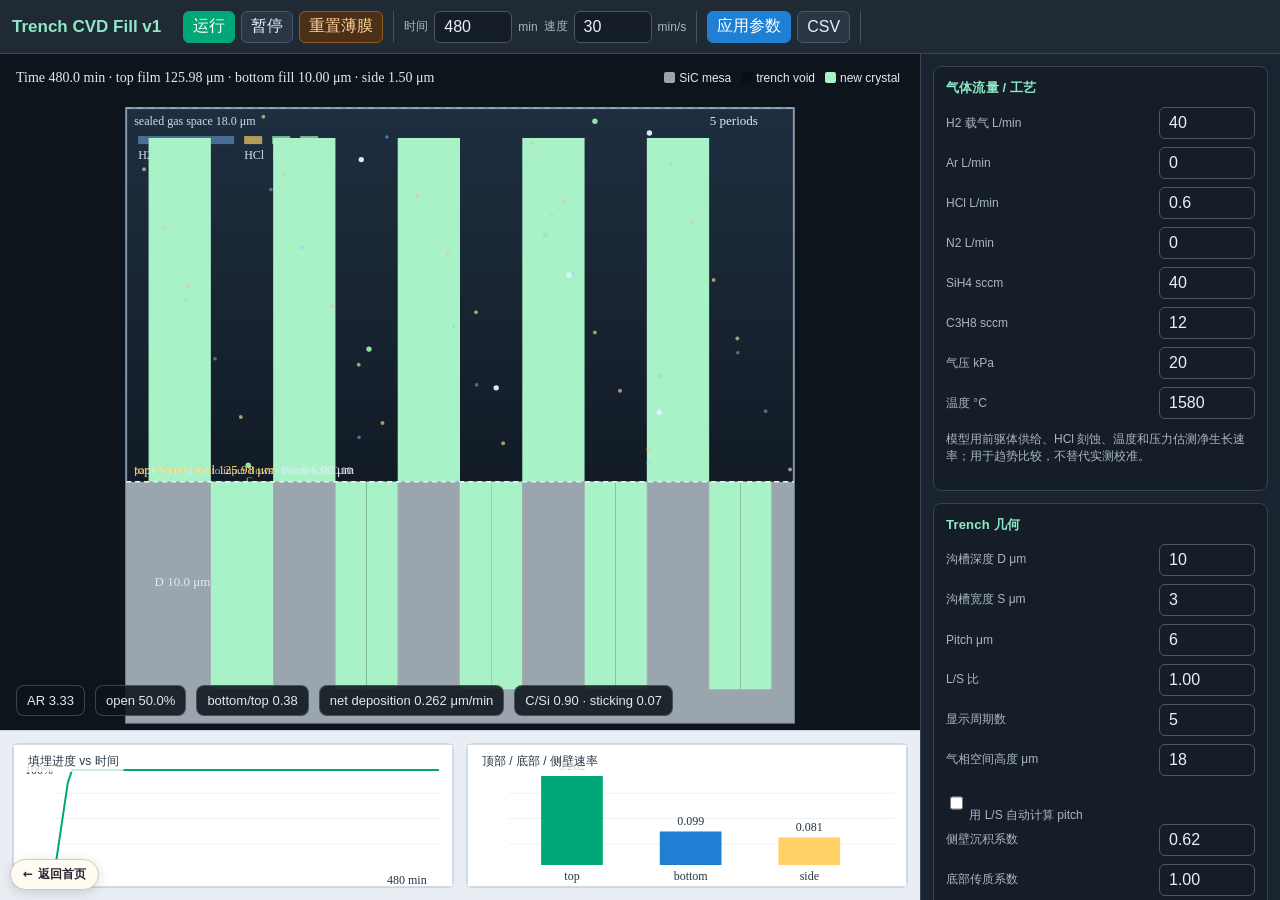
<file: trench_cvd_fill_v1.html>
<!doctype html>
<html lang="zh-CN">
<head>
  <meta charset="utf-8">
  <meta name="viewport" content="width=device-width, initial-scale=1">
  <title>Trench CVD Fill Simulator v1</title>
  <style>
    *{box-sizing:border-box}
    body{
      margin:0;
      font-family:Segoe UI,Arial,"Microsoft YaHei",sans-serif;
      background:#111821;
      color:#eaf1f8;
      overflow:hidden;
    }
    .app{
      height:100vh;
      display:grid;
      grid-template-columns:minmax(560px,1fr) 360px;
      grid-template-rows:54px 1fr 170px;
    }
    header{
      grid-column:1/3;
      display:flex;
      align-items:center;
      gap:10px;
      padding:8px 12px;
      background:#202a34;
      border-bottom:1px solid #3a4653;
      white-space:nowrap;
      overflow:hidden;
    }
    h1{font-size:17px;margin:0 12px 0 0;color:#8ee9c6;font-weight:700}
    button,input,select{
      height:32px;
      border:1px solid #4a5867;
      border-radius:6px;
      background:#151e28;
      color:#eaf1f8;
      font:inherit;
      padding:0 9px;
    }
    button{cursor:pointer;background:#283646}
    button.primary{background:#00a878;border-color:#00a878;color:white}
    button.blue{background:#1f7fd2;border-color:#1f7fd2;color:white}
    button.warn{background:#4b2f17;border-color:#8f5a26;color:#ffd59b}
    label{font-size:12px;color:#aab6c4}
    .headGroup{display:flex;align-items:center;gap:6px;padding-right:10px;border-right:1px solid #435160}
    .mini{width:78px}
    .stage{
      position:relative;
      background:#0d141c;
      overflow:hidden;
    }
    #cvdCanvas{
      width:100%;
      height:100%;
      display:block;
      background:#0d141c;
    }
    .status{
      position:absolute;
      left:16px;
      bottom:14px;
      display:flex;
      gap:10px;
      flex-wrap:wrap;
      max-width:calc(100% - 32px);
    }
    .pill{
      background:rgba(13,20,28,.88);
      border:1px solid rgba(150,170,190,.32);
      border-radius:8px;
      padding:7px 10px;
      color:#dfe9f4;
      font-size:13px;
    }
    aside{
      grid-row:2/4;
      grid-column:2;
      overflow:auto;
      background:#1a2330;
      border-left:1px solid #3a4653;
      padding:12px;
    }
    .section{
      border:1px solid #354250;
      border-radius:8px;
      background:#151e28;
      padding:12px;
      margin-bottom:12px;
    }
    .section h2{
      margin:0 0 10px;
      font-size:13px;
      color:#8ee9c6;
      letter-spacing:.2px;
    }
    .grid{
      display:grid;
      grid-template-columns:1fr 96px;
      gap:8px;
      align-items:center;
      margin-bottom:8px;
    }
    .grid input,.grid select{width:100%}
    .inline{
      display:flex;
      align-items:center;
      gap:7px;
      flex-wrap:wrap;
      margin-top:8px;
    }
    .hint{font-size:12px;color:#aab6c4;line-height:1.45}
    .metrics{
      display:grid;
      grid-template-columns:1fr 1fr;
      gap:8px;
    }
    .metric{
      background:#101821;
      border:1px solid #2e3a48;
      border-radius:7px;
      padding:8px;
      min-height:58px;
    }
    .metric .k{font-size:12px;color:#aab6c4}
    .metric .v{font-size:19px;font-weight:700;color:#f4f8fc;margin-top:3px}
    .metric.good .v{color:#8ee9c6}
    .metric.warn .v{color:#ffd166}
    .profile{
      grid-column:1;
      grid-row:3;
      display:grid;
      grid-template-columns:1fr 1fr;
      gap:12px;
      background:#e9eef4;
      padding:12px;
      border-top:1px solid #c9d3df;
    }
    .plot{
      background:white;
      border:1px solid #cbd5df;
      border-radius:7px;
      min-height:140px;
      position:relative;
    }
    .plot canvas{width:100%;height:100%;display:block}
    .plotTitle{
      position:absolute;
      left:10px;
      top:7px;
      font-size:12px;
      color:#283646;
      background:rgba(255,255,255,.78);
      padding:2px 5px;
      border-radius:4px;
    }
    .legend{
      position:absolute;
      right:12px;
      top:12px;
      display:flex;
      gap:10px;
      font-size:12px;
      color:#dfe9f4;
      background:rgba(13,20,28,.72);
      border-radius:7px;
      padding:5px 8px;
    }
    .sw{display:inline-block;width:11px;height:11px;border-radius:2px;margin-right:4px;vertical-align:-1px}
    @media(max-width:980px){
      body{overflow:auto}
      .app{height:auto;min-height:100vh;grid-template-columns:1fr;grid-template-rows:auto 560px auto auto}
      header{grid-column:1;flex-wrap:wrap;height:auto;white-space:normal}
      aside{grid-column:1;grid-row:3}
      .profile{grid-row:4;grid-template-columns:1fr}
    }
  </style>

<style id="sss-gateway-home-style">
a.sss-gateway-home{display:inline-flex!important;align-items:center!important;justify-content:center!important;gap:5px!important;box-sizing:border-box!important;width:auto!important;min-width:0!important;height:auto!important;margin:0!important;padding:6px 12px!important;border:1px solid #d6c8b7!important;border-radius:999px!important;background:#fffaf2!important;color:#292332!important;font:700 12px/1.4 system-ui,-apple-system,"Segoe UI",sans-serif!important;text-decoration:none!important;text-shadow:none!important;white-space:nowrap!important;box-shadow:0 3px 12px #0002!important;cursor:pointer!important;pointer-events:auto!important}
a.sss-gateway-home:focus-visible{outline:2px solid #7b5fb0!important;outline-offset:3px!important}
a.sss-gateway-home:hover{background:#f1e5d5!important}
a.sss-gateway-home-floating{position:fixed!important;left:max(10px,env(safe-area-inset-left))!important;bottom:max(10px,env(safe-area-inset-bottom))!important;top:auto!important;right:auto!important;z-index:2147483000!important;max-width:calc(100vw - 20px)!important}
</style>
</head>
<body>
<div class="app">
  <header>
    <h1>Trench CVD Fill v1</h1>
    <div class="headGroup">
      <button id="run" class="primary">运行</button>
      <button id="pause">暂停</button>
      <button id="reset" class="warn">重置薄膜</button>
    </div>
    <div class="headGroup">
      <label>时间</label><input id="time" class="mini" type="number" value="480" min="0" step="10"><label>min</label>
      <label>速度</label><input id="speed" class="mini" type="number" value="30" min="1" max="600" step="1"><label>min/s</label>
    </div>
    <div class="headGroup">
      <button id="apply" class="blue">应用参数</button>
      <button id="exportCsv">CSV</button>
    </div>
  </header>

  <main class="stage">
    <canvas id="cvdCanvas"></canvas>
    <div class="legend">
      <span><i class="sw" style="background:#9ba5ad"></i>SiC mesa</span>
      <span><i class="sw" style="background:#0b0f14"></i>trench void</span>
      <span><i class="sw" style="background:#a9f2c8"></i>new crystal</span>
    </div>
    <div class="status" id="status"></div>
  </main>

  <aside>
    <div class="section">
      <h2>气体流量 / 工艺</h2>
      <div class="grid"><label>H2 载气 L/min</label><input id="h2" type="number" value="40" min="0" step="0.1"></div>
      <div class="grid"><label>Ar L/min</label><input id="ar" type="number" value="0" min="0" step="0.1"></div>
      <div class="grid"><label>HCl L/min</label><input id="hcl" type="number" value="0.6" min="0" step="0.01"></div>
      <div class="grid"><label>N2 L/min</label><input id="n2" type="number" value="0" min="0" step="0.01"></div>
      <div class="grid"><label>SiH4 sccm</label><input id="sih4" type="number" value="40" min="0" step="1"></div>
      <div class="grid"><label>C3H8 sccm</label><input id="c3h8" type="number" value="12" min="0" step="1"></div>
      <div class="grid"><label>气压 kPa</label><input id="pressure" type="number" value="20" min="1" step="1"></div>
      <div class="grid"><label>温度 °C</label><input id="temp" type="number" value="1580" min="1000" step="10"></div>
      <p class="hint">模型用前驱体供给、HCl 刻蚀、温度和压力估测净生长速率；用于趋势比较，不替代实测校准。</p>
    </div>

    <div class="section">
      <h2>Trench 几何</h2>
      <div class="grid"><label>沟槽深度 D μm</label><input id="depth" type="number" value="10" min="0.1" step="0.1"></div>
      <div class="grid"><label>沟槽宽度 S μm</label><input id="width" type="number" value="3" min="0.05" step="0.05"></div>
      <div class="grid"><label>Pitch μm</label><input id="pitch" type="number" value="6" min="0.1" step="0.1"></div>
      <div class="grid"><label>L/S 比</label><input id="ls" type="number" value="1.67" min="0.05" step="0.01"></div>
      <div class="grid"><label>显示周期数</label><input id="periods" type="number" value="5" min="2" max="12" step="1"></div>
      <div class="grid"><label>气相空间高度 μm</label><input id="gasHeight" type="number" value="18" min="2" step="0.5"></div>
      <div class="inline">
        <label><input id="useLs" type="checkbox"> 用 L/S 自动计算 pitch</label>
      </div>
      <div class="grid"><label>侧壁沉积系数</label><input id="sideFactor" type="number" value="0.62" min="0" max="2" step="0.01"></div>
      <div class="grid"><label>底部传质系数</label><input id="bottomFactor" type="number" value="1.00" min="0" max="2" step="0.01"></div>
    </div>

    <div class="section">
      <h2>估测结果</h2>
      <div class="metrics">
        <div class="metric good"><div class="k">Mesa top rate</div><div class="v" id="mTop">--</div></div>
        <div class="metric good"><div class="k">Trench bottom rate</div><div class="v" id="mBottom">--</div></div>
        <div class="metric"><div class="k">Sidewall rate</div><div class="v" id="mSide">--</div></div>
        <div class="metric warn"><div class="k">Fill state</div><div class="v" id="mFill">--</div></div>
      </div>
    </div>

    <div class="section">
      <h2>模型说明</h2>
      <p class="hint">
        顶部生长速率由气体组成估算。底部速率 = 顶部速率 × 深宽比传质衰减 × L/S loading 修正。
        画布显示封闭气相空间和若干个 trench 周期。浅绿色区域为时间累计的新晶体：mesa 顶部增厚、沟槽底部上长、侧壁向内闭合。
      </p>
    </div>
  </aside>

  <section class="profile">
    <div class="plot"><div class="plotTitle">填埋进度 vs 时间</div><canvas id="fillPlot"></canvas></div>
    <div class="plot"><div class="plotTitle">顶部 / 底部 / 侧壁速率</div><canvas id="ratePlot"></canvas></div>
  </section>
</div>

<script>
const $=id=>document.getElementById(id);
const canvas=$('cvdCanvas'),ctx=canvas.getContext('2d');
const fillCanvas=$('fillPlot'),fctx=fillCanvas.getContext('2d');
const rateCanvas=$('ratePlot'),rctx=rateCanvas.getContext('2d');
let running=false,lastTs=0,history=[],animTime=0;

const num=id=>{
  const v=parseFloat($(id).value);
  return Number.isFinite(v)?v:0;
};
const clamp=(v,a,b)=>Math.max(a,Math.min(b,v));
const fmt=(v,d=2)=>Number.isFinite(v)?v.toFixed(d):'--';

function params(){
  const width=Math.max(0.05,num('width'));
  let pitch=Math.max(width+.05,num('pitch'));
  const ls=Math.max(0.05,num('ls'));
  if($('useLs').checked){
    pitch=width*(1+ls);
    $('pitch').value=fmt(pitch,2);
  }else{
    $('ls').value=fmt(Math.max(0.01,(pitch-width)/width),2);
  }
  return{
    h2:num('h2'),ar:num('ar'),hcl:num('hcl'),n2:num('n2'),sih4:num('sih4'),c3h8:num('c3h8'),
    pressure:Math.max(1,num('pressure')),temp:Math.max(300,num('temp')),
    depth:Math.max(.1,num('depth')),width,pitch,ls:Math.max(0.01,(pitch-width)/width),
    periods:clamp(Math.round(num('periods')||5),2,12),
    gasHeight:Math.max(2,num('gasHeight')),
    sideFactor:Math.max(0,num('sideFactor')),bottomFactor:Math.max(0,num('bottomFactor')),
    time:Math.max(0,num('time')),speed:Math.max(1,num('speed'))
  };
}

function rates(p){
  const carrier=Math.max(1,p.h2+p.ar+p.n2+p.hcl);
  const precursor=Math.sqrt(Math.max(0,p.sih4)*Math.max(0,p.c3h8));
  const supply=precursor/(carrier*7.5+precursor);
  const pressureFactor=Math.pow(p.pressure/20,.25);
  const tempFactor=Math.exp((p.temp-1580)/420);
  const cSiRatio=(Math.max(0,p.c3h8)*3+1e-6)/(Math.max(0,p.sih4)+1e-6);
  const stoich=Math.exp(-Math.abs(Math.log(cSiRatio/.9))*.42);
  const thermalWindow=Math.exp(-Math.pow((p.temp-1580)/520,2)*.18);
  const kinetic=clamp(supply*pressureFactor*tempFactor*stoich*thermalWindow,0,3);
  const dep=4.8*kinetic;
  const etch=0.42*p.hcl/(carrier+p.hcl+1)*Math.exp((p.temp-1580)/520)*10;
  const top=Math.max(0,dep-etch);
  const aratio=p.depth/p.width;
  const open=p.width/p.pitch;
  const access=1/(1+0.30*Math.pow(aratio,1.22)/(0.42+open));
  const loading=0.82+0.18*open;
  const bottom=top*access*loading*p.bottomFactor;
  const side=top*(0.36+0.34*access)*p.sideFactor;
  return{top,bottom,side,dep,etch,access,aratio,open,kinetic,stoich,thermalWindow,cSiRatio};
}

function stateAt(p,t){
  const r=rates(p);
  const topFilm=r.top*t;
  const bottomFill=clamp(r.bottom*t,0,p.depth);
  const sideFill=clamp(r.side*t,0,p.width/2);
  const fillByBottom=bottomFill/p.depth;
  const fillBySide=(sideFill*2)/p.width;
  const filled=clamp(Math.max(fillByBottom,fillBySide,.55*fillByBottom+.45*fillBySide),0,1);
  const closed=sideFill*2>=p.width*.985 || bottomFill>=p.depth*.985;
  return{...r,t,topFilm,bottomFill,sideFill,filled,closed};
}

function resizeCanvas(c){
  const r=c.getBoundingClientRect();
  c.width=Math.max(1,Math.round(r.width*devicePixelRatio));
  c.height=Math.max(1,Math.round(r.height*devicePixelRatio));
  const g=c.getContext('2d');
  g.setTransform(devicePixelRatio,0,0,devicePixelRatio,0,0);
  return{w:r.width,h:r.height};
}

function draw(){
  const p=params();
  const s=stateAt(p,p.time);
  drawCrossSection(p,s);
  drawPlots(p);
  updateMetrics(p,s);
}

function drawCrossSection(p,s){
  const box=resizeCanvas(canvas),w=box.w,h=box.h;
  ctx.clearRect(0,0,w,h);
  ctx.fillStyle='#0d141c';
  ctx.fillRect(0,0,w,h);

  const periods=p.periods;
  const unitsW=p.pitch*periods;
  const headSpace=p.gasHeight;
  const unitsH=p.depth+headSpace+p.depth*.16;
  const scale=Math.min(w/(unitsW*1.08),h/(unitsH*1.10));
  const x0=(w-unitsW*scale)/2;
  const ySurface=h*.08+headSpace*scale;
  const trenchW=p.width*scale,pitch=p.pitch*scale,depth=p.depth*scale,mesaW=(p.pitch-p.width)*scale;
  const side=s.sideFill*scale,bottom=s.bottomFill*scale;
  const topFilmVisible=Math.min(s.topFilm,headSpace*.92)*scale;

  ctx.save();
  ctx.translate(x0,ySurface);

  const chamberX=-pitch*.18;
  const chamberW=unitsW*scale+pitch*.36;
  const chamberTop=-headSpace*scale;
  const gasTop=-p.gasHeight*scale;
  const gasGradient=ctx.createLinearGradient(0,chamberTop,0,0);
  gasGradient.addColorStop(0,'rgba(93,139,190,.22)');
  gasGradient.addColorStop(1,'rgba(93,139,190,.06)');
  ctx.fillStyle=gasGradient;
  ctx.fillRect(chamberX,chamberTop,chamberW,headSpace*scale);
  ctx.strokeStyle='rgba(173,196,220,.72)';
  ctx.lineWidth=2;
  ctx.strokeRect(chamberX,chamberTop,chamberW,headSpace*scale+depth+p.depth*.16*scale);
  ctx.strokeStyle='rgba(173,196,220,.36)';
  ctx.setLineDash([6,5]);
  ctx.beginPath();
  ctx.moveTo(chamberX,gasTop);
  ctx.lineTo(chamberX+chamberW,gasTop);
  ctx.stroke();
  ctx.setLineDash([]);

  const gases=[
    ['H2',p.h2],['Ar',p.ar],['HCl',p.hcl],['N2',p.n2],['SiH4',p.sih4/1000],['C3H8',p.c3h8/1000]
  ].filter(g=>g[1]>0);
  ctx.font='12px Segoe UI';
  ctx.fillStyle='rgba(226,238,250,.90)';
  ctx.fillText(`sealed gas space ${fmt(p.gasHeight,1)} μm`,chamberX+8,chamberTop+17);
  const totalGas=gases.reduce((a,b)=>a+b[1],0)||1;
  let gx=chamberX+12;
  for(const [name,val] of gases){
    const bw=clamp((val/totalGas)*chamberW*.58,18,96);
    ctx.fillStyle=name==='HCl'?'rgba(255,209,102,.68)':name==='SiH4'||name==='C3H8'?'rgba(169,242,200,.70)':'rgba(126,190,255,.46)';
    ctx.fillRect(gx,chamberTop+28,bw,8);
    ctx.fillStyle='rgba(226,238,250,.92)';
    ctx.fillText(name,gx,chamberTop+51);
    gx+=bw+10;
  }

  ctx.fillStyle='#9ba5ad';
  ctx.fillRect(chamberX,0,chamberW,depth+p.depth*.16*scale);

  for(let i=0;i<periods;i++){
    const tx=i*pitch+mesaW;
    ctx.fillStyle='#0b0f14';
    ctx.fillRect(tx,0,trenchW,depth);

    ctx.fillStyle='#a9f2c8';
    if(topFilmVisible>0){
      ctx.fillRect(i*pitch,-topFilmVisible,mesaW,topFilmVisible);
    }
    if(bottom>0)ctx.fillRect(tx+side,depth-bottom,Math.max(0,trenchW-side*2),bottom);
    if(side>0){
      ctx.fillRect(tx,0,side,depth);
      ctx.fillRect(tx+trenchW-side,0,side,depth);
    }

    const remW=Math.max(0,trenchW-side*2),remH=Math.max(0,depth-bottom);
    if(remW>0&&remH>0){
      ctx.fillStyle='#0b0f14';
      ctx.fillRect(tx+side,0,remW,remH);
    }

    ctx.strokeStyle='rgba(234,241,248,.36)';
    ctx.lineWidth=1;
    ctx.strokeRect(tx,0,trenchW,depth);
  }

  drawGasMolecules(ctx,p,s,{chamberX,chamberW,chamberTop,headSpace,scale,depth,pitch,trenchW,mesaW,periods});

  ctx.strokeStyle='#eaf1f8';
  ctx.lineWidth=1.5;
  ctx.setLineDash([5,4]);
  ctx.beginPath();
  ctx.moveTo(chamberX,0);
  ctx.lineTo(chamberX+chamberW,0);
  ctx.stroke();
  ctx.setLineDash([]);

  ctx.fillStyle='#dfe9f4';
  ctx.font='13px Segoe UI';
  ctx.fillText(`D ${fmt(p.depth,1)} μm`,6,depth/2);
  ctx.fillText(`S ${fmt(p.width,2)} μm`,mesaW+4,depth+20);
  ctx.fillText(`Pitch ${fmt(p.pitch,2)} μm`,mesaW+trenchW+8,-8);
  ctx.fillText(`${periods} periods`,chamberX+chamberW-84,chamberTop+17);
  if(s.topFilm>headSpace*.92){
    ctx.fillStyle='#ffd166';
    ctx.fillText(`top crystal total ${fmt(s.topFilm,2)} μm`,chamberX+8,chamberTop+headSpace*scale-8);
  }
  ctx.restore();

  ctx.fillStyle='#dfe9f4';
  ctx.font='14px Segoe UI';
  ctx.fillText(`Time ${fmt(p.time,1)} min · top film ${fmt(s.topFilm,2)} μm · bottom fill ${fmt(s.bottomFill,2)} μm · side ${fmt(s.sideFill,2)} μm`,16,28);
}

function drawGasMolecules(g,p,s,geom){
  const {chamberX,chamberW,chamberTop,headSpace,scale,depth,pitch,trenchW,mesaW,periods}=geom;
  const gasH=headSpace*scale;
  const t=animTime*.001;
  const colors={
    H2:'#8cc8ff',Ar:'#b4b9c4',HCl:'#ffd166',N2:'#b9a7ff',Si:'#d7f9ff',C:'#95f0aa'
  };
  const species=[
    {kind:'H2',value:p.h2,base:10,scale:1.25,r:1.8,reactive:false},
    {kind:'Ar',value:p.ar,base:0,scale:1.5,r:1.9,reactive:false},
    {kind:'HCl',value:p.hcl,base:0,scale:14,r:2.0,reactive:false},
    {kind:'N2',value:p.n2,base:0,scale:12,r:1.8,reactive:false},
    {kind:'Si',value:p.sih4,base:0,scale:.42,r:2.7,reactive:true},
    {kind:'C',value:p.c3h8,base:0,scale:.70,r:2.7,reactive:true}
  ].map(sp=>({...sp,count:clamp(Math.round((sp.base+Math.sqrt(Math.max(0,sp.value))*sp.scale)*2),0,sp.reactive?96:140)}));
  const reactiveCount=species.filter(s=>s.reactive).reduce((a,b)=>a+b.count,0);
  for(const sp of species){
    for(let j=0;j<sp.count;j++){
      const i=j+(sp.kind.charCodeAt(0)*17);
      const seed=((i*37.719)+(sp.kind.length*.137))%1;
      const lane=(i*0.61803398875+j*.073)%1;
      const speed=sp.reactive?(.15+s.kinetic*.12):(.07+Math.sqrt(Math.max(0,sp.value))*.004);
      const phase=(t*speed+lane)%1;
      const drift=Math.sin(t*(sp.reactive?2.4:1.3)+i)*7;
      let x=chamberX+((i*91.7+t*(sp.reactive?10:22)*(0.25+seed))%chamberW);
      let y=chamberTop+8+phase*(gasH-15);

      if(sp.reactive){
        const target=reactiveTarget(i,j,p,s,geom,sp.kind);
        const fromX=chamberX+((i*83.3+seed*chamberW)%chamberW);
        const fromY=chamberTop+8;
        const q=phase;
        const bend=Math.sin(q*Math.PI)*18*Math.sin(i);
        x=fromX+(target.x-fromX)*q+bend;
        y=fromY+(target.y-fromY)*q;
      }

      g.beginPath();
      g.fillStyle=colors[sp.kind];
      g.globalAlpha=sp.reactive?0.95:0.48;
      g.arc(x+drift*(sp.reactive?.25:1),y,sp.r,0,Math.PI*2);
      g.fill();

      if(sp.reactive&&phase>.88){
        const target=reactiveTarget(i,j,p,s,geom,sp.kind);
        g.globalAlpha=.18+s.kinetic*.16;
        g.fillStyle='#a9f2c8';
        g.beginPath();
        g.arc(target.x,target.y,5.5,0,Math.PI*2);
        g.fill();
        g.globalAlpha=.95;
        g.fillStyle=colors[sp.kind];
        g.font='9px Segoe UI';
        g.fillText(sp.kind,target.x+3,target.y-4);
      }
    }
  }
  g.globalAlpha=1;
  g.fillStyle='rgba(226,238,250,.78)';
  g.font='11px Segoe UI';
  g.fillText(`particles respond to input flows · reactive Si/C ${reactiveCount}`,chamberX+8,chamberTop+headSpace*scale-8);
}

function reactiveTarget(i,j,p,s,geom,kind){
  const {chamberX,scale,depth,pitch,trenchW,mesaW,periods}=geom;
  const periodIndex=Math.floor(((i*1.91+j*.37)%periods));
  const tx=periodIndex*pitch+mesaW;
  const trenchBias=clamp(.76+s.access*.18+p.width/p.pitch*.12,0.78,0.96);
  const choose=((i*0.754877+j*.193)%1);
  const bottomY=Math.max(4,depth-s.bottomFill*scale);
  const sideInset=s.sideFill*scale;
  if(choose<trenchBias){
    const innerW=Math.max(2,trenchW-sideInset*2);
    const x=tx+sideInset+((i*.371+j*.173)%1)*innerW;
    const y=bottomY+Math.sin(i+j)*1.5;
    return{x,y};
  }
  if(choose<trenchBias+.22){
    const left=((i+j)%2)===0;
    const x=tx+(left?sideInset:trenchW-sideInset);
    const y=clamp(((i*.217+j*.493)%1)*depth,0,Math.max(0,depth-s.bottomFill*scale));
    return{x,y};
  }
  const innerW=Math.max(2,trenchW-sideInset*2);
  const x=tx+sideInset+((i*.431+j*.127)%1)*innerW;
  const y=clamp(bottomY-depth*.08-Math.abs(Math.sin(i+j))*depth*.12,0,Math.max(0,depth-s.bottomFill*scale));
  return{x,y};
}

function updateMetrics(p,s){
  $('mTop').textContent=`${fmt(s.top,3)} μm/min`;
  $('mBottom').textContent=`${fmt(s.bottom,3)} μm/min`;
  $('mSide').textContent=`${fmt(s.side,3)} μm/min`;
  $('mFill').textContent=s.closed?'closed':`${fmt(s.filled*100,1)}%`;
  $('status').innerHTML=[
    `AR ${fmt(s.aratio,2)}`,
    `open ${fmt(s.open*100,1)}%`,
    `bottom/top ${fmt(s.top?s.bottom/s.top:0,2)}`,
    `net deposition ${fmt(s.dep-s.etch,3)} μm/min`,
    `C/Si ${fmt(s.cSiRatio,2)} · sticking ${fmt(s.kinetic,2)}`
  ].map(x=>`<div class="pill">${x}</div>`).join('');
}

function buildHistory(p){
  const maxT=Math.max(1,p.time);
  const steps=90,arr=[];
  for(let i=0;i<=steps;i++){
    const t=maxT*i/steps;
    arr.push(stateAt(p,t));
  }
  return arr;
}

function drawPlots(p){
  history=buildHistory(p);
  drawFillPlot(p,history);
  drawRatePlot(p,stateAt(p,p.time));
}

function plotFrame(g,w,h){
  g.clearRect(0,0,w,h);
  g.fillStyle='white';
  g.fillRect(0,0,w,h);
  g.strokeStyle='#d4dde7';
  g.strokeRect(.5,.5,w-1,h-1);
  g.strokeStyle='#edf1f6';
  for(let i=1;i<4;i++){
    const y=24+(h-42)*i/4;
    g.beginPath();g.moveTo(42,y);g.lineTo(w-12,y);g.stroke();
  }
}

function drawFillPlot(p,arr){
  const box=resizeCanvas(fillCanvas),w=box.w,h=box.h,g=fctx;
  plotFrame(g,w,h);
  const x0=42,x1=w-14,y0=h-18,y1=26;
  g.strokeStyle='#00a878';g.lineWidth=2;
  g.beginPath();
  arr.forEach((s,i)=>{
    const x=x0+(x1-x0)*i/(arr.length-1);
    const y=y0-(y0-y1)*s.filled;
    i?g.lineTo(x,y):g.moveTo(x,y);
  });
  g.stroke();
  g.fillStyle='#263646';g.font='12px Segoe UI';
  g.fillText('0',24,y0+4);
  g.fillText('100%',12,y1+4);
  g.fillText(`${fmt(p.time,0)} min`,x1-52,y0+15);
}

function drawRatePlot(p,s){
  const box=resizeCanvas(rateCanvas),w=box.w,h=box.h,g=rctx;
  plotFrame(g,w,h);
  const vals=[
    ['top',s.top,'#00a878'],
    ['bottom',s.bottom,'#1f7fd2'],
    ['side',s.side,'#ffd166']
  ];
  const max=Math.max(.001,...vals.map(v=>v[1]));
  const x0=48,barW=Math.min(64,(w-84)/3*.52),gap=(w-84)/3;
  vals.forEach((v,i)=>{
    const bh=(h-54)*v[1]/max;
    const x=x0+i*gap+gap*.22,y=h-22-bh;
    g.fillStyle=v[2];g.fillRect(x,y,barW,bh);
    g.fillStyle='#263646';g.font='12px Segoe UI';g.textAlign='center';
    g.fillText(v[0],x+barW/2,h-7);
    g.fillText(fmt(v[1],3),x+barW/2,y-6);
  });
  g.textAlign='left';
}

function step(ts){
  if(!running){lastTs=ts;return}
  if(!lastTs)lastTs=ts;
  const dt=(ts-lastTs)/1000;
  lastTs=ts;
  animTime=ts;
  $('time').value=fmt(num('time')+num('speed')*dt,2);
  draw();
  requestAnimationFrame(step);
}

$('run').onclick=()=>{
  if(running)return;
  running=true;lastTs=0;requestAnimationFrame(step);
};
$('pause').onclick=()=>{running=false};
$('reset').onclick=()=>{$('time').value=0;draw()};
$('apply').onclick=draw;
$('useLs').onchange=draw;
document.querySelectorAll('input,select').forEach(el=>el.addEventListener('input',()=>{if(el.id!=='time'||!running)draw()}));

$('exportCsv').onclick=()=>{
  const p=params(),rows=buildHistory(p);
  const lines=['time_min,mesa_top_um,trench_bottom_um,sidewall_um,fill_percent,top_rate_um_min,bottom_rate_um_min,side_rate_um_min'];
  for(const s of rows)lines.push([s.t,s.topFilm,s.bottomFill,s.sideFill,s.filled*100,s.top,s.bottom,s.side].map(v=>Number.isFinite(v)?v.toFixed(6):'').join(','));
  const a=document.createElement('a');
  a.href=URL.createObjectURL(new Blob([lines.join('\n')],{type:'text/csv;charset=utf-8'}));
  a.download='trench_cvd_fill_v1.csv';
  a.click();
  URL.revokeObjectURL(a.href);
};

window.addEventListener('resize',draw);
draw();
</script>
<script type="module" src="https://static.cloudflareinsights.com/beacon.min.js/vce701823e78c4301a35b7e07294d87301792088814092" integrity="sha512-UKNk8GbxkABxKcXYuLkO16EleLGUkcvJWtpSNmExE0Too3ZaFAxTscNWEc1OdAv5/BikHawapSCaiD2XCmp+Bw==" data-cf-beacon='{"version":"2024.11.0","token":"0829df47503149ad899f4819cade6d5e","r":1,"spa":2}' crossorigin="anonymous"></script>

<a class="sss-gateway-home sss-gateway-home-floating" href="https://www.star-style-studio.net/" aria-label="返回首页"><span aria-hidden="true">←</span>返回首页</a>
</body>
</html>
</file>
<file: earthquake-monitor/style.css>
:root{color-scheme:dark;--bg:#091522;--panel:#102236;--panel2:#13283d;--line:#263d52;--text:#edf5fa;--muted:#a4b8c8;--accent:#57d9ca;--warn:#ffbd69;--danger:#ff7272}*{box-sizing:border-box}html{font-family:Inter,"Noto Sans",system-ui,-apple-system,"Segoe UI",sans-serif;background:var(--bg);color:var(--text)}body{margin:0;min-width:320px}button,select{font:inherit}button{cursor:pointer}a{color:#86e6db}.shell{max-width:1260px;margin:auto;padding:0 20px}.topbar{min-height:72px;display:flex;align-items:center;justify-content:space-between;border-bottom:1px solid var(--line);gap:14px}.brand{display:flex;align-items:center;gap:10px}.brand-mark{font-size:31px;color:var(--accent);line-height:1}.brand strong{display:block;font-size:18px;letter-spacing:.04em}.brand small{display:block;color:var(--muted);font-size:9px;letter-spacing:.18em;margin-top:2px}.yahoo-link{font-size:12px;text-decoration:none;border:1px solid var(--line);border-radius:999px;padding:9px 12px;white-space:nowrap}.yahoo-link:hover,.yahoo-link:focus-visible{border-color:var(--accent)}.intro{display:flex;justify-content:space-between;gap:24px;padding:31px 0 25px;align-items:center}.eyebrow{color:var(--accent);font-size:11px;font-weight:800;letter-spacing:.22em;margin:0 0 9px}h1{font-size:clamp(27px,3.3vw,41px);letter-spacing:-.05em;line-height:1.2;margin:0}.subhead{color:var(--muted);margin:10px 0 0;font-size:13px}.timebox{text-align:right;white-space:nowrap;color:var(--muted);font-size:11px}.timebox span,.timebox small{display:block}.timebox strong{display:block;color:var(--text);font-size:26px;font-variant-numeric:tabular-nums;margin:2px 0}.status-grid{display:grid;grid-template-columns:1fr 1fr;gap:12px;margin-bottom:20px}.source-status{display:flex;align-items:center;gap:11px;min-width:0;background:var(--panel);border:1px solid var(--line);border-radius:13px;padding:13px 15px}.source-status>div{min-width:0}.source-status strong{display:block;font-size:12px}.source-status small{display:block;color:var(--muted);font-size:11px;margin-top:3px;white-space:nowrap;overflow:hidden;text-overflow:ellipsis}.status-time{margin-left:auto;color:var(--muted);font-size:11px;white-space:nowrap}.status-dot{width:9px;height:9px;flex:none;background:#8798a8;border-radius:50%}.source-status.ok .status-dot{background:var(--accent);box-shadow:0 0 0 4px #57d9ca20}.source-status.error .status-dot{background:var(--danger)}.source-status.loading .status-dot{background:var(--warn)}.eew-panel{margin-bottom:16px;border:1px solid #f08c75;background:#482720;color:#fff4ef;border-radius:13px;padding:14px 16px}.eew-panel strong{display:block;font-size:16px}.eew-panel p{margin:4px 0 0;font-size:12px}.workspace{background:var(--panel);border:1px solid var(--line);border-radius:17px;overflow:hidden;margin-bottom:24px}.toolbar{padding:13px 16px;display:flex;justify-content:space-between;align-items:center;gap:10px;border-bottom:1px solid var(--line)}.segmented{display:flex;gap:4px;background:#081827;padding:4px;border-radius:10px}.segmented button{background:none;border:0;color:var(--muted);padding:7px 14px;border-radius:7px;font-weight:700;font-size:13px}.segmented button[aria-selected=true]{background:#24445b;color:var(--text)}.segmented span{font-size:11px;opacity:.7}.toolbar-right{display:flex;align-items:center;gap:8px}.filter-label{font-size:11px;color:var(--muted)}select,.icon-button{height:34px;background:#0b1d2e;color:var(--text);border:1px solid var(--line);border-radius:8px;padding:0 9px}.icon-button{min-width:35px;font-size:20px;line-height:1}.icon-button:disabled{opacity:.5;cursor:wait}.viewbar{display:flex;justify-content:space-between;align-items:center;padding:12px 17px;border-bottom:1px solid var(--line);font-size:11px;color:var(--muted)}.viewbar button{background:transparent;color:var(--accent);border:0;font-weight:700;font-size:12px}.map-wrap{border-bottom:1px solid var(--line)}#map{height:min(48vh,430px);min-height:260px;background:#14283b}.map-note{color:var(--muted);font-size:10px;margin:0;padding:6px 15px}.notice{padding:22px 18px;color:var(--muted);font-size:13px}.notice[hidden]{display:none}.quake-list{list-style:none;margin:0;padding:0;max-height:650px;overflow:auto}.quake-row{border-top:1px solid var(--line)}.quake-row:first-child{border-top:0}.quake-button{width:100%;display:grid;grid-template-columns:68px minmax(0,1fr) auto;gap:14px;align-items:center;text-align:left;padding:15px 18px;border:0;background:transparent;color:var(--text)}.quake-button:hover,.quake-button:focus-visible{background:#1a3348}.mag-badge{display:grid;place-items:center;min-height:44px;padding:4px;border-radius:9px;background:#254f62;color:#c2fff3;font-weight:800;font-size:15px}.mag-badge.strong{background:#68432c;color:#ffe1b3}.mag-badge.major{background:#6f3035;color:#ffd4d4}.quake-main{min-width:0}.quake-main strong{display:block;font-size:14px;white-space:nowrap;text-overflow:ellipsis;overflow:hidden}.quake-main small{display:block;font-size:11px;color:var(--muted);margin-top:5px}.quake-right{text-align:right;white-space:nowrap}.quake-right strong{display:block;font-size:12px}.quake-right small{display:block;color:var(--muted);font-size:11px;margin-top:5px}.quake-detail{display:none;padding:0 18px 16px 100px;color:var(--muted);font-size:12px;line-height:1.7}.quake-row.open .quake-detail{display:block}.quake-detail a{display:inline-block;margin-top:4px}.quake-detail p{margin:2px 0}.quake-detail .point-list{max-height:125px;overflow:auto}.leaflet-popup-content{color:#142235}footer{color:var(--muted);font-size:11px;line-height:1.65;padding:0 0 25px}footer p{margin:5px 0}button:focus-visible,select:focus-visible,a:focus-visible{outline:2px solid var(--accent);outline-offset:2px}@media(max-width:680px){.shell{padding:0 12px}.topbar{min-height:61px}.brand strong{font-size:16px}.brand small{font-size:8px}.yahoo-link{font-size:10px;padding:8px}.intro{padding:22px 3px 18px;align-items:flex-start}.timebox{display:none}.subhead{font-size:12px;line-height:1.5}.status-grid{gap:7px;margin-bottom:12px}.source-status{padding:10px;gap:7px;align-items:flex-start}.source-status strong{font-size:10px}.source-status small{font-size:9px}.status-time{display:none}.status-dot{width:7px;height:7px;margin-top:4px}.toolbar{padding:9px;gap:5px}.segmented button{padding:7px 10px;font-size:12px}.filter-label{display:none}select{font-size:11px;max-width:95px}.viewbar{padding:11px 12px}.quake-button{grid-template-columns:57px minmax(0,1fr);gap:10px;padding:12px}.mag-badge{font-size:13px;min-height:42px}.quake-main strong{font-size:13px}.quake-main small{font-size:10px}.quake-right{grid-column:2;text-align:left;display:flex;gap:8px;margin-top:-6px}.quake-right strong,.quake-right small{font-size:10px;margin:0}.quake-detail{padding:0 12px 14px 79px}#map{height:42vh;min-height:240px}}
:root .mag-badge{display:flex;flex-direction:column;justify-content:center;gap:1px}
.mag-badge .event-code{font-size:17px;line-height:1}
.mag-badge small{font-size:10px;font-weight:700;line-height:1.2}
.map-marker{background:none;border:0;overflow:visible;text-align:center;white-space:nowrap}
.map-marker .map-magnitude{position:absolute;left:50%;top:0;transform:translateX(-50%);padding:1px 3px;border-radius:3px;background:#102236e8;color:#fff;font-size:10px;font-weight:800;line-height:15px;box-shadow:0 1px 4px #0008}
.map-marker .map-pin{position:absolute;left:50%;top:22.5px;transform:translateX(-50%);display:grid;place-items:center;width:15px;height:15px;border-radius:50%;background:#3a9e95;color:#fff;font-size:8px;font-weight:800;line-height:1;border:1px solid #d5fff5;box-shadow:0 2px 5px #0009}
.map-marker.strong .map-pin{background:#bf7d37;border-color:#ffe0a1}
.map-marker.major .map-pin{background:#c34f57;border-color:#ffd0d0}
.viewbar #map-toggle{color:#ff3030}
.leaflet-container{position:relative;overflow:hidden}
.leaflet-pane,.leaflet-marker-icon,.leaflet-overlay-pane{position:absolute;left:0;top:0}
</file>
<file: PhotoADJ/style.css>
:root{font-family:Inter,"Segoe UI",Arial,sans-serif;color:#172537;background:#f4f7fb}*{box-sizing:border-box}body{margin:0}.wrap{max-width:1180px;margin:auto;padding:0 24px}.topbar{background:#fff;border-bottom:1px solid #e1e7ef}.topinner{min-height:66px;display:flex;align-items:center;gap:24px}.topinner strong{font-size:22px;color:#135dc3}.topinner>span:nth-child(2){color:#66778b;font-size:14px;margin-left:auto}.pill{border-radius:30px;background:#ebf4ff;color:#2865a6;padding:8px 13px;font-size:12px}.pill.ready{background:#e9f8ee;color:#217c45}.pill.error{background:#fff0ef;color:#b4423c}.hero{display:flex;justify-content:space-between;gap:32px;align-items:center;padding:50px 0 32px}.eyebrow{color:#2973d2;letter-spacing:.16em;font-size:12px;font-weight:750}.hero h1{font-size:42px;margin:8px 0 12px;letter-spacing:-.04em}.hero p:not(.eyebrow){color:#617186;line-height:1.7;margin:0}.privacy{max-width:285px;display:grid;grid-template-columns:28px 1fr;gap:3px 8px;background:#e9f7ef;border:1px solid #c4ead3;border-radius:18px;padding:20px;color:#216341}.privacy small{grid-column:2;line-height:1.6}.panel{background:#fff;border:1px solid #e2e8f1;border-radius:18px;padding:24px;margin-bottom:18px;box-shadow:0 5px 22px #203e6508}.pick,.export,.sectionhead{display:flex;align-items:center;justify-content:space-between;gap:20px}.panel h2{font-size:19px;margin:0 0 8px}.panel p{color:#718096;margin:0;line-height:1.6;font-size:14px}.pickactions,.actions{display:flex;gap:10px;flex-wrap:wrap}.button{border:1px solid #ccd8e8;border-radius:10px;min-height:42px;padding:10px 17px;background:#fff;color:#27476a;font:inherit;font-weight:650;font-size:14px;cursor:pointer;display:inline-flex;align-items:center;justify-content:center}.button:hover:not(:disabled){filter:brightness(.95)}.button.primary{color:#fff;background:#1d69d2;border-color:#1d69d2}.button:disabled{opacity:.45;cursor:not-allowed}.status{background:#eaf2ff;border:1px solid #cfe0fc;color:#23588e;border-radius:11px;padding:13px 17px;margin:16px 0}.status.bad{background:#fff2ee;border-color:#f2d4cb;color:#ad4a35}.stats{display:grid;grid-template-columns:repeat(4,1fr);gap:12px;margin:18px 0}.stats>div{background:#fff;border:1px solid #e2e8f1;border-radius:14px;padding:16px 20px;display:flex;align-items:baseline;gap:10px}.stats strong{font-size:26px;color:#1765c9}.stats span{color:#718096;font-size:13px}.gallery{display:grid;grid-template-columns:repeat(auto-fill,minmax(160px,1fr));gap:14px;margin-top:20px}.gallery.empty{display:block;color:#96a2b0;background:#f7f9fc;border:1px dashed #d6e0ed;border-radius:12px;padding:36px;text-align:center}.card{border:1px solid #e3e9f1;border-radius:12px;overflow:hidden;background:#fafcff}.card img{width:100%;height:145px;object-fit:contain;background:#f0f4f9}.cardbody{padding:10px}.filename{display:block;white-space:nowrap;overflow:hidden;text-overflow:ellipsis;font-size:13px;font-weight:650}.card button{margin-top:9px;background:none;border:0;color:#1a66c8;cursor:pointer;padding:0;font-size:12px;text-align:left}.sectionhead select{min-width:250px;max-width:45%;border:1px solid #ccd8e8;border-radius:9px;padding:10px;background:#fff;color:#243b55}.editgrid{display:grid;grid-template-columns:1fr 1fr;gap:18px;margin-top:20px}.canvasbox{height:390px;background:#f4f7fb;border:1px dashed #d7e0eb;border-radius:12px;display:flex;align-items:center;justify-content:center;overflow:hidden;position:relative;color:#9aa8b7;font-size:14px}.canvasbox canvas{max-width:100%;max-height:100%;object-fit:contain;display:none}.canvasbox canvas.visible{display:block}.canvasbox canvas#sourceCanvas{cursor:crosshair}.hint{margin-top:9px!important}.actions{margin-top:16px}@media(max-width:760px){.hero,.pick,.export,.sectionhead{align-items:stretch;flex-direction:column}.hero{padding:32px 0 20px}.hero h1{font-size:34px}.privacy{max-width:none}.topinner>span:nth-child(2){display:none}.pill{margin-left:auto}.stats{grid-template-columns:repeat(2,1fr)}.editgrid{grid-template-columns:1fr}.canvasbox{height:300px}.sectionhead select{max-width:none;width:100%}}
</file>
